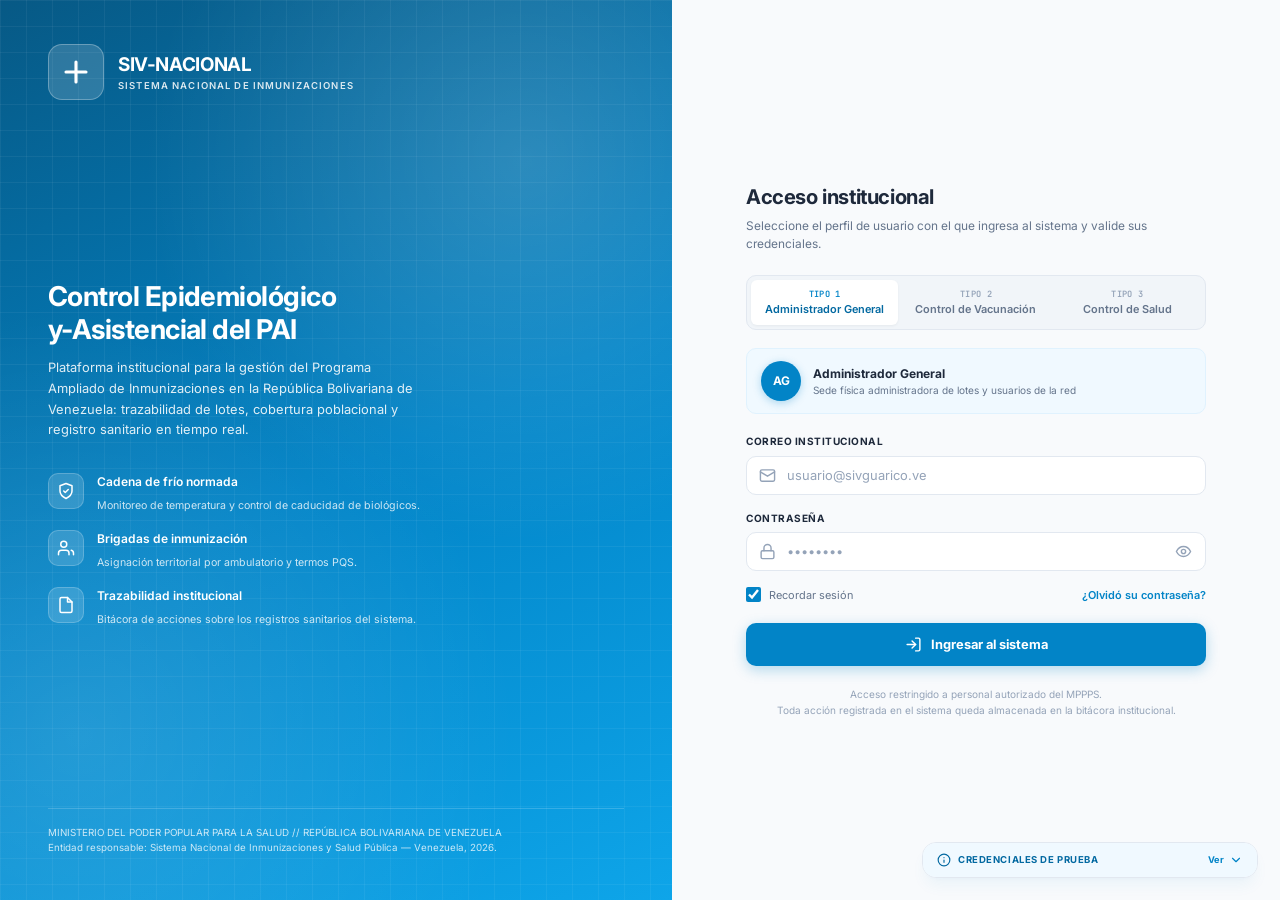
<file: index.html>
<!DOCTYPE html>
<html lang="es">

<head>
    <meta charset="UTF-8">
    <meta name="viewport" content="width=device-width, initial-scale=1.0">
    <meta http-equiv="refresh" content="0; url=vistas/login.html">
    <title>SIV-NACIONAL // Sistema Nacional de Inmunizaciones</title>
    <link rel="preconnect" href="https://fonts.googleapis.com">
    <link rel="preconnect" href="https://fonts.gstatic.com" crossorigin>
    <link href="https://fonts.googleapis.com/css2?family=Inter:wght@400;600;700&display=swap" rel="stylesheet">
    <style>
        body {
            font-family: 'Inter', -apple-system, BlinkMacSystemFont, "Segoe UI", Roboto, sans-serif;
            background: #f8fafc;
            color: #1e293b;
            display: flex;
            align-items: center;
            justify-content: center;
            min-height: 100vh;
            margin: 0;
            padding: 20px;
        }

        .portal-card {
            background: #ffffff;
            border: 1px solid #e2e8f0;
            padding: 36px 40px;
            border-radius: 16px;
            box-shadow: 0 10px 25px -5px rgba(2, 132, 199, 0.1);
            text-align: center;
            max-width: 460px;
        }

        .cross-badge {
            width: 56px;
            height: 56px;
            border-radius: 14px;
            background: linear-gradient(135deg, #0284c7, #0ea5e9);
            color: #ffffff;
            display: flex;
            align-items: center;
            justify-content: center;
            margin: 0 auto 18px;
            box-shadow: 0 4px 14px rgba(2, 132, 199, 0.3);
        }

        h1 {
            font-size: 1.4rem;
            margin: 0 0 6px 0;
            color: #0f172a;
        }

        p {
            font-size: 0.88rem;
            color: #64748b;
            margin: 0 0 24px 0;
            line-height: 1.5;
        }

        .enter-btn {
            display: inline-block;
            background: #0284c7;
            color: #ffffff;
            padding: 12px 24px;
            border-radius: 8px;
            text-decoration: none;
            font-weight: 600;
            font-size: 0.9rem;
            transition: background 0.2s ease;
        }

        .enter-btn:hover {
            background: #0369a1;
        }
    </style>
</head>

<body>
    <div class="portal-card">
        <div class="cross-badge">
            <svg viewBox="0 0 24 24" width="28" height="28" fill="none" stroke="currentColor" stroke-width="2.5" stroke-linecap="round" stroke-linejoin="round">
                <path d="M12 4v16m-8-8h16"></path>
            </svg>
        </div>
        <h1>SIV-NACIONAL</h1>
        <p>Sistema Nacional de Inmunizaciones y Salud Pública (MPPS)<br>Redirigiendo al <strong>Acceso Institucional (MVC)</strong>...</p>
        <a href="vistas/login.html" class="enter-btn">Iniciar sesión &rarr;</a>
    </div>
</body>

</html>
</file>
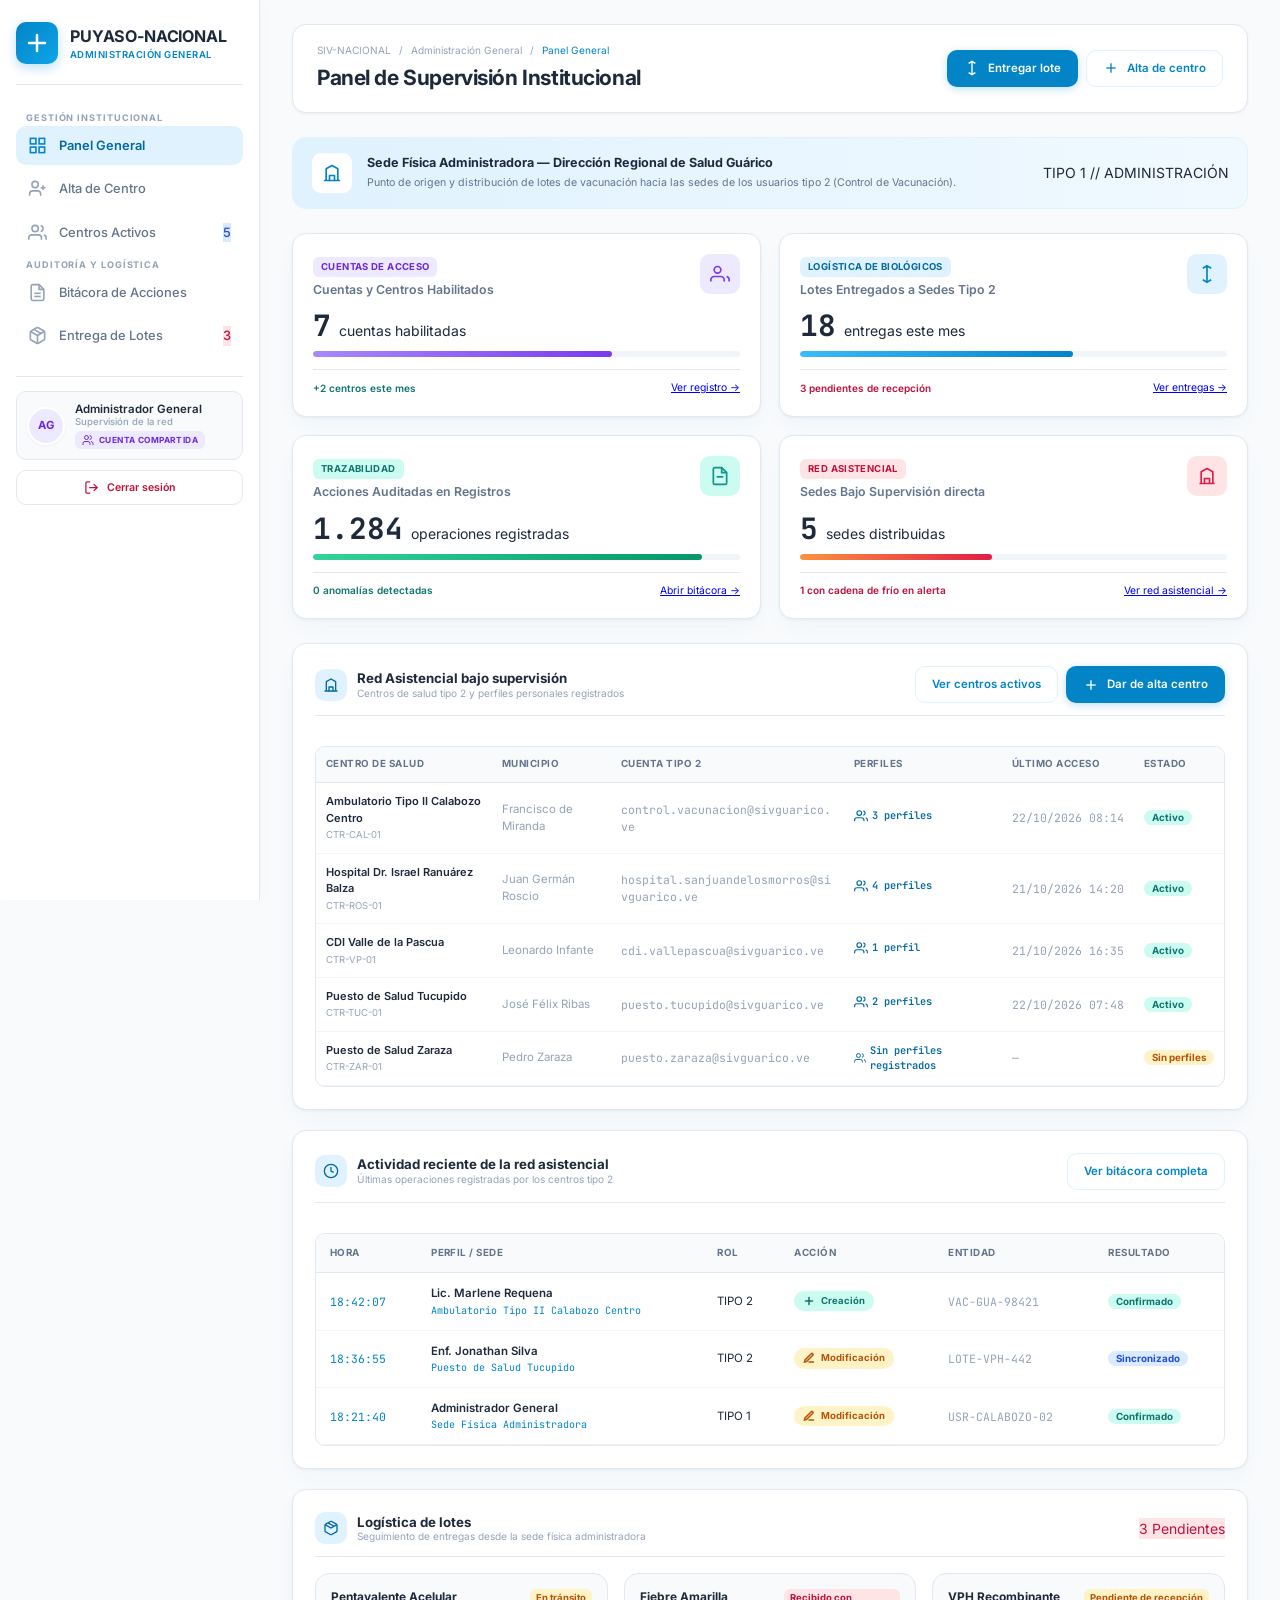
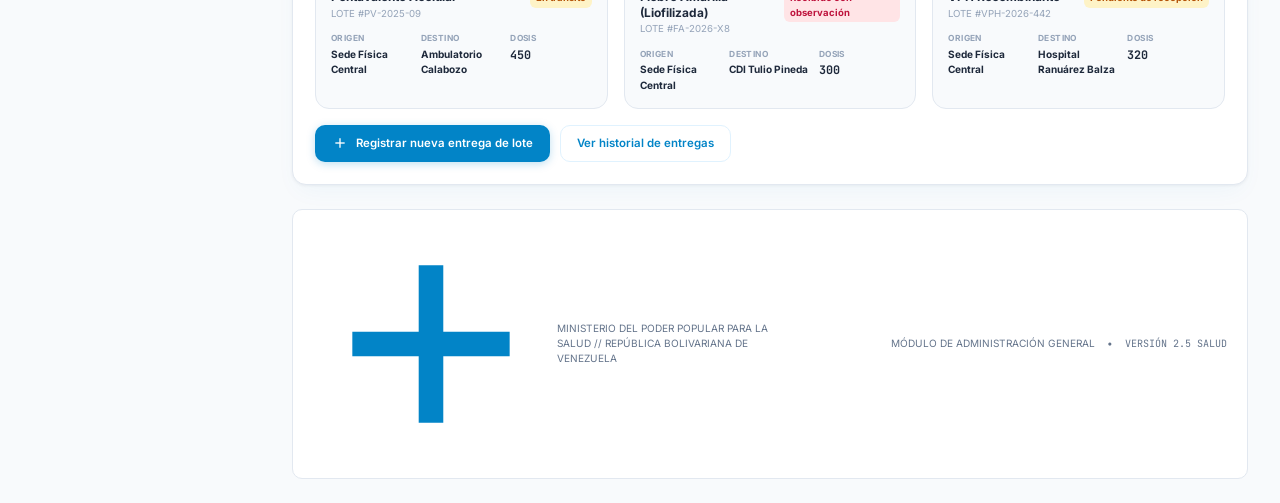
<file: vistas/admin/index.html>
<!DOCTYPE html>
<html lang="es">

<head>
    <meta charset="UTF-8">
    <meta name="viewport" content="width=device-width, initial-scale=1.0">

    <meta name="description"
        content="Panel del Administrador General (usuario tipo 1) del SIV-Nacional: supervisión de usuarios, auditoría de acciones y entrega de lotes de vacunación.">

    <title>SIV-NACIONAL // Administración General</title>

    <link rel="preconnect" href="https://fonts.googleapis.com">
    <link rel="preconnect" href="https://fonts.gstatic.com" crossorigin>
    <link
        href="https://fonts.googleapis.com/css2?family=Inter:wght@300;400;500;600;700&family=JetBrains+Mono:wght@400;600&display=swap"
        rel="stylesheet">
    <link rel="stylesheet" href="../css/centro.css">
</head>

<body>

    <div class="health-layout">

        <!-- ==========================================================
             BARRA LATERAL ADMINISTRATIVA (USUARIO TIPO 1)
             Misma estética clínica de la barra del usuario tipo 2.
             ========================================================== -->
        <aside class="health-sidebar" id="health-sidebar">
            <div class="health-sidebar-inner">

                <div class="sidebar-brand">
                    <div class="brand-cross-icon">
                        <svg viewBox="0 0 24 24" fill="none" stroke="currentColor" stroke-width="2.5" stroke-linecap="round"
                            stroke-linejoin="round">
                            <path d="M12 4v16m-8-8h16"></path>
                        </svg>
                    </div>
                    <div class="brand-text-block">
                        <span class="brand-title">PUYASO-NACIONAL</span>
                        <span class="brand-subtitle">Administración General</span>
                    </div>
                </div>

                <nav class="health-nav" aria-label="Navegación administrativa">

                    <span class="nav-group-label">Gestión Institucional</span>
                    <ul class="health-nav-list">
                        <li class="health-nav-item active">
                            <a href="index.html" class="health-nav-link" id="nav-panel-admin">
                                <svg viewBox="0 0 24 24" fill="none" stroke="currentColor" stroke-width="2">
                                    <rect x="3" y="3" width="7" height="7"></rect>
                                    <rect x="14" y="3" width="7" height="7"></rect>
                                    <rect x="14" y="14" width="7" height="7"></rect>
                                    <rect x="3" y="14" width="7" height="7"></rect>
                                </svg>
                                <span>Panel General</span>
                            </a>
                        </li>
                        <li class="health-nav-item">
                            <a href="usuarios-nuevos.html" class="health-nav-link" id="nav-crear-usuario">
                                <svg viewBox="0 0 24 24" fill="none" stroke="currentColor" stroke-width="2">
                                    <path d="M16 21v-2a4 4 0 0 0-4-4H6a4 4 0 0 0-4 4v2"></path>
                                    <circle cx="9" cy="7" r="4"></circle>
                                    <line x1="19" y1="8" x2="19" y2="14"></line>
                                    <line x1="22" y1="11" x2="16" y2="11"></line>
                                </svg>
                                <span>Alta de Centro</span>
                            </a>
                        </li>
                        <li class="health-nav-item">
                            <a href="usuarios-activos.html" class="health-nav-link" id="nav-usuarios-activos">
                                <svg viewBox="0 0 24 24" fill="none" stroke="currentColor" stroke-width="2">
                                    <path d="M17 21v-2a4 4 0 0 0-4-4H5a4 4 0 0 0-4 4v2"></path>
                                    <circle cx="9" cy="7" r="4"></circle>
                                    <path d="M23 21v-2a4 4 0 0 0-3-3.87"></path>
                                    <path d="M16 3.13a4 4 0 0 1 0 7.75"></path>
                                </svg>
                                <span>Centros Activos</span>
                                <span class="nav-tag-badge tag-info">5</span>
                            </a>
                        </li>
                    </ul>

                    <span class="nav-group-label">Auditoría y Logística</span>
                    <ul class="health-nav-list">
                        <li class="health-nav-item">
                            <a href="auditoria.html" class="health-nav-link" id="nav-auditoria">
                                <svg viewBox="0 0 24 24" fill="none" stroke="currentColor" stroke-width="2">
                                    <path d="M14 2H6a2 2 0 0 0-2 2v16a2 2 0 0 0 2 2h12a2 2 0 0 0 2-2V8z"></path>
                                    <polyline points="14 2 14 8 20 8"></polyline>
                                    <line x1="16" y1="13" x2="8" y2="13"></line>
                                    <line x1="16" y1="17" x2="8" y2="17"></line>
                                </svg>
                                <span>Bitácora de Acciones</span>
                            </a>
                        </li>
                        <li class="health-nav-item">
                            <a href="lotes-entrega.html" class="health-nav-link" id="nav-lotes">
                                <svg viewBox="0 0 24 24" fill="none" stroke="currentColor" stroke-width="2">
                                    <path d="m7.5 4.27 9 5.15"></path>
                                    <path
                                        d="M21 8a2 2 0 0 0-1-1.73l-7-4a2 2 0 0 0-2 0l-7 4A2 2 0 0 0 3 8v8a2 2 0 0 0 1 1.73l7 4a2 2 0 0 0 2 0l7-4A2 2 0 0 0 21 16Z">
                                    </path>
                                    <path d="m3.3 7 8.7 5 8.7-5"></path>
                                    <path d="M12 22V12"></path>
                                </svg>
                                <span>Entrega de Lotes</span>
                                <span class="nav-tag-badge tag-alert">3</span>
                            </a>
                        </li>
                    </ul>
                </nav>

                <div class="sidebar-footer-block">
                    <div class="sidebar-session-card">
                        <div class="sidebar-session-avatar is-shared">AG</div>
                        <div class="sidebar-session-text">
                            <span class="sidebar-session-name">Administrador General</span>
                            <span class="sidebar-session-sub">Supervisión de la red</span>
                            <span class="sidebar-shared-badge">
                                <svg viewBox="0 0 24 24" fill="none" stroke="currentColor" stroke-width="2"
                                    stroke-linecap="round" stroke-linejoin="round">
                                    <path d="M16 21v-2a4 4 0 0 0-4-4H6a4 4 0 0 0-4 4v2"></path>
                                    <circle cx="9" cy="7" r="4"></circle>
                                    <path d="M22 21v-2a4 4 0 0 0-3-3.87"></path>
                                    <path d="M16 3.13a4 4 0 0 1 0 7.75"></path>
                                </svg>
                                Cuenta compartida
                            </span>
                        </div>
                    </div>
                    <button type="button" class="sidebar-logout" data-siv-logout="../login.html">
                        <svg viewBox="0 0 24 24" fill="none" stroke="currentColor" stroke-width="2"
                            stroke-linecap="round" stroke-linejoin="round">
                            <path d="M9 21H5a2 2 0 0 1-2-2V5a2 2 0 0 1 2-2h4"></path>
                            <polyline points="16 17 21 12 16 7"></polyline>
                            <line x1="21" y1="12" x2="9" y2="12"></line>
                        </svg>
                        <span>Cerrar sesión</span>
                    </button>
                </div>
            </div>
        </aside>

        <!-- ==========================================================
             CONTENIDO PRINCIPAL
             ========================================================== -->
        <main class="health-main-viewport">

            <header class="health-header">
                <div class="header-left-col">
                    <div class="health-breadcrumbs">
                        <span>SIV-NACIONAL</span>
                        <span>/</span>
                        <span>Administración General</span>
                        <span>/</span>
                        <span class="text-primary">Panel General</span>
                    </div>
                    <h1 class="health-main-heading">Panel de Supervisión Institucional</h1>
                </div>

                <div class="header-right-tools">
                    <div class="header-btn-group">
                        <a href="lotes-entrega.html" class="btn-health btn-health-primary">
                            <svg viewBox="0 0 24 24" fill="none" stroke="currentColor" stroke-width="2">
                                <path d="M12 2v20M17 5l-5-3-5 3M17 19l-5 3-5-3"></path>
                            </svg>
                            <span>Entregar lote</span>
                        </a>
                        <a href="usuarios-nuevos.html" class="btn-health btn-health-outline">
                            <svg viewBox="0 0 24 24" fill="none" stroke="currentColor" stroke-width="2">
                                <line x1="12" y1="5" x2="12" y2="19"></line>
                                <line x1="5" y1="12" x2="19" y2="12"></line>
                            </svg>
                            <span>Alta de centro</span>
                        </a>
                    </div>
                </div>
            </header>

            <!-- Contexto de la sede física administradora -->
            <div class="admin-context-bar">
                <div class="admin-context-icon">
                    <svg viewBox="0 0 24 24" fill="none" stroke="currentColor" stroke-width="2" stroke-linecap="round"
                        stroke-linejoin="round">
                        <path d="M3 21h18M5 21V7l7-4 7 4v14"></path>
                        <path d="M9 21v-6h6v6"></path>
                    </svg>
                </div>
                <div class="admin-context-text">
                    <span class="admin-context-title">Sede Física Administradora — Dirección Regional de Salud Guárico</span>
                    <span class="admin-context-desc">
                        Punto de origen y distribución de lotes de vacunación hacia las sedes de los usuarios tipo 2
                        (Control de Vacunación).
                    </span>
                </div>
                <span class="role-chip role-chip-admin" style="margin-left:auto;">TIPO 1 // ADMINISTRACIÓN</span>
            </div>

            <!-- ==========================================================
                 INDICADORES DE SUPERVISIÓN
                 ========================================================== -->
            <section class="health-kpi-grid" aria-label="Indicadores de supervisión institucional">

                <article class="kpi-health-card">
                    <div class="kpi-card-top">
                        <div>
                            <span class="kpi-category-badge kpi-badge-purple">CUENTAS DE ACCESO</span>
                            <h3 class="kpi-card-title">Cuentas y Centros Habilitados</h3>
                        </div>
                        <div class="kpi-icon-pill icon-purple">
                            <svg viewBox="0 0 24 24" fill="none" stroke="currentColor" stroke-width="2">
                                <path d="M17 21v-2a4 4 0 0 0-4-4H5a4 4 0 0 0-4 4v2"></path>
                                <circle cx="9" cy="7" r="4"></circle>
                                <path d="M23 21v-2a4 4 0 0 0-3-3.87"></path>
                            </svg>
                        </div>
                    </div>
                    <div class="kpi-metric-row">
                        <span class="kpi-metric-number">7</span>
                        <span class="kpi-metric-unit">cuentas habilitadas</span>
                    </div>
                    <div class="kpi-health-progress">
                        <div class="kpi-progress-bar bar-purple" style="width: 70%;"></div>
                    </div>
                    <div class="kpi-card-footer">
                        <span class="trend-badge trend-up">+2 centros este mes</span>
                        <a href="usuarios-activos.html" class="kpi-footer-link">Ver registro &rarr;</a>
                    </div>
                </article>

                <article class="kpi-health-card">
                    <div class="kpi-card-top">
                        <div>
                            <span class="kpi-category-badge kpi-badge-blue">LOGÍSTICA DE BIOLÓGICOS</span>
                            <h3 class="kpi-card-title">Lotes Entregados a Sedes Tipo 2</h3>
                        </div>
                        <div class="kpi-icon-pill icon-blue">
                            <svg viewBox="0 0 24 24" fill="none" stroke="currentColor" stroke-width="2">
                                <path d="M12 2v20M17 5l-5-3-5 3M17 19l-5 3-5-3"></path>
                            </svg>
                        </div>
                    </div>
                    <div class="kpi-metric-row">
                        <span class="kpi-metric-number">18</span>
                        <span class="kpi-metric-unit">entregas este mes</span>
                    </div>
                    <div class="kpi-health-progress">
                        <div class="kpi-progress-bar bar-blue" style="width: 64%;"></div>
                    </div>
                    <div class="kpi-card-footer">
                        <span class="trend-badge trend-alert">3 pendientes de recepción</span>
                        <a href="lotes-entrega.html" class="kpi-footer-link">Ver entregas &rarr;</a>
                    </div>
                </article>

                <article class="kpi-health-card">
                    <div class="kpi-card-top">
                        <div>
                            <span class="kpi-category-badge kpi-badge-green">TRAZABILIDAD</span>
                            <h3 class="kpi-card-title">Acciones Auditadas en Registros</h3>
                        </div>
                        <div class="kpi-icon-pill icon-green">
                            <svg viewBox="0 0 24 24" fill="none" stroke="currentColor" stroke-width="2">
                                <path d="M14 2H6a2 2 0 0 0-2 2v16a2 2 0 0 0 2 2h12a2 2 0 0 0 2-2V8z"></path>
                                <polyline points="14 2 14 8 20 8"></polyline>
                                <line x1="16" y1="13" x2="8" y2="13"></line>
                            </svg>
                        </div>
                    </div>
                    <div class="kpi-metric-row">
                        <span class="kpi-metric-number">1.284</span>
                        <span class="kpi-metric-unit">operaciones registradas</span>
                    </div>
                    <div class="kpi-health-progress">
                        <div class="kpi-progress-bar bar-green" style="width: 91%;"></div>
                    </div>
                    <div class="kpi-card-footer">
                        <span class="trend-badge trend-up">0 anomalías detectadas</span>
                        <a href="auditoria.html" class="kpi-footer-link">Abrir bitácora &rarr;</a>
                    </div>
                </article>

                <article class="kpi-health-card">
                    <div class="kpi-card-top">
                        <div>
                            <span class="kpi-category-badge kpi-badge-red">RED ASISTENCIAL</span>
                            <h3 class="kpi-card-title">Sedes Bajo Supervisión directa</h3>
                        </div>
                        <div class="kpi-icon-pill icon-red">
                            <svg viewBox="0 0 24 24" fill="none" stroke="currentColor" stroke-width="2">
                                <path d="M3 21h18M5 21V7l7-4 7 4v14"></path>
                                <path d="M9 21v-6h6v6"></path>
                            </svg>
                        </div>
                    </div>
                    <div class="kpi-metric-row">
                        <span class="kpi-metric-number">5</span>
                        <span class="kpi-metric-unit">sedes distribuidas</span>
                    </div>
                    <div class="kpi-health-progress">
                        <div class="kpi-progress-bar" style="width: 45%; background: linear-gradient(90deg,#fb923c,#e11d48);"></div>
                    </div>
                    <div class="kpi-card-footer">
                        <span class="trend-badge trend-alert">1 con cadena de frío en alerta</span>
                        <a href="#red-asistencial" class="kpi-footer-link">Ver red asistencial &rarr;</a>
                    </div>
                </article>
            </section>

            <!-- ==========================================================
                 VISTAS SEGMENTADAS DEL PANEL GENERAL
                 Se leen por secciones de ancho completo para facilitar el
                 desplazamiento vertical y reducir la densidad lateral.
                 ========================================================== -->
            <div class="admin-dashboard-sections">

                <!-- RED ASISTENCIAL BAJO SUPERVISIÓN -->
                <section class="health-panel" id="red-asistencial">
                    <div class="admin-section-header">
                        <div class="admin-section-heading">
                            <div class="admin-section-icon">
                                <svg viewBox="0 0 24 24" fill="none" stroke="currentColor" stroke-width="2"
                                    stroke-linecap="round" stroke-linejoin="round">
                                    <path d="M3 21h18M5 21V7l7-4 7 4v14"></path>
                                    <path d="M9 21v-6h6v6"></path>
                                </svg>
                            </div>
                            <div>
                                <h2 class="admin-section-title">Red Asistencial bajo supervisión</h2>
                                <p class="admin-section-desc">Centros de salud tipo 2 y perfiles personales registrados</p>
                            </div>
                        </div>
                        <div class="header-btn-group">
                            <a href="usuarios-activos.html" class="btn-health btn-health-outline">
                                <span>Ver centros activos</span>
                            </a>
                            <a href="usuarios-nuevos.html" class="btn-health btn-health-primary">
                                <svg viewBox="0 0 24 24" fill="none" stroke="currentColor" stroke-width="2">
                                    <line x1="12" y1="5" x2="12" y2="19"></line>
                                    <line x1="5" y1="12" x2="19" y2="12"></line>
                                </svg>
                                <span>Dar de alta centro</span>
                            </a>
                        </div>
                    </div>

                    <div class="health-table-container">
                        <table class="health-table">
                            <thead>
                                <tr>
                                    <th>CENTRO DE SALUD</th>
                                    <th>MUNICIPIO</th>
                                    <th>CUENTA TIPO 2</th>
                                    <th>PERFILES</th>
                                    <th>ÚLTIMO ACCESO</th>
                                    <th class="text-right">ESTADO</th>
                                </tr>
                            </thead>
                            <tbody>
                                <tr>
                                    <td>
                                        <div class="admin-network-cell">
                                            <span class="admin-network-name">Ambulatorio Tipo II Calabozo Centro</span>
                                            <span class="admin-network-sub">CTR-CAL-01</span>
                                        </div>
                                    </td>
                                    <td class="text-muted">Francisco de Miranda</td>
                                    <td class="font-mono text-muted">control.vacunacion@sivguarico.ve</td>
                                    <td><span class="admin-network-profiles">
                                            <svg viewBox="0 0 24 24" fill="none" stroke="currentColor" stroke-width="2"
                                                style="width:14px;height:14px;">
                                                <path d="M17 21v-2a4 4 0 0 0-4-4H5a4 4 0 0 0-4 4v2"></path>
                                                <circle cx="9" cy="7" r="4"></circle>
                                                <path d="M23 21v-2a4 4 0 0 0-3-3.87"></path>
                                                <path d="M16 3.13a4 4 0 0 1 0 7.75"></path>
                                            </svg>
                                            3 perfiles
                                        </span></td>
                                    <td class="font-mono text-muted">22/10/2026 08:14</td>
                                    <td class="text-right"><span class="badge-health-pill badge-optimal">Activo</span></td>
                                </tr>
                                <tr>
                                    <td>
                                        <div class="admin-network-cell">
                                            <span class="admin-network-name">Hospital Dr. Israel Ranuárez Balza</span>
                                            <span class="admin-network-sub">CTR-ROS-01</span>
                                        </div>
                                    </td>
                                    <td class="text-muted">Juan Germán Roscio</td>
                                    <td class="font-mono text-muted">hospital.sanjuandelosmorros@sivguarico.ve</td>
                                    <td><span class="admin-network-profiles">
                                            <svg viewBox="0 0 24 24" fill="none" stroke="currentColor" stroke-width="2"
                                                style="width:14px;height:14px;">
                                                <path d="M17 21v-2a4 4 0 0 0-4-4H5a4 4 0 0 0-4 4v2"></path>
                                                <circle cx="9" cy="7" r="4"></circle>
                                                <path d="M23 21v-2a4 4 0 0 0-3-3.87"></path>
                                                <path d="M16 3.13a4 4 0 0 1 0 7.75"></path>
                                            </svg>
                                            4 perfiles
                                        </span></td>
                                    <td class="font-mono text-muted">21/10/2026 14:20</td>
                                    <td class="text-right"><span class="badge-health-pill badge-optimal">Activo</span></td>
                                </tr>
                                <tr>
                                    <td>
                                        <div class="admin-network-cell">
                                            <span class="admin-network-name">CDI Valle de la Pascua</span>
                                            <span class="admin-network-sub">CTR-VP-01</span>
                                        </div>
                                    </td>
                                    <td class="text-muted">Leonardo Infante</td>
                                    <td class="font-mono text-muted">cdi.vallepascua@sivguarico.ve</td>
                                    <td><span class="admin-network-profiles">
                                            <svg viewBox="0 0 24 24" fill="none" stroke="currentColor" stroke-width="2"
                                                style="width:14px;height:14px;">
                                                <path d="M17 21v-2a4 4 0 0 0-4-4H5a4 4 0 0 0-4 4v2"></path>
                                                <circle cx="9" cy="7" r="4"></circle>
                                                <path d="M23 21v-2a4 4 0 0 0-3-3.87"></path>
                                                <path d="M16 3.13a4 4 0 0 1 0 7.75"></path>
                                            </svg>
                                            1 perfil
                                        </span></td>
                                    <td class="font-mono text-muted">21/10/2026 16:35</td>
                                    <td class="text-right"><span class="badge-health-pill badge-optimal">Activo</span></td>
                                </tr>
                                <tr>
                                    <td>
                                        <div class="admin-network-cell">
                                            <span class="admin-network-name">Puesto de Salud Tucupido</span>
                                            <span class="admin-network-sub">CTR-TUC-01</span>
                                        </div>
                                    </td>
                                    <td class="text-muted">José Félix Ribas</td>
                                    <td class="font-mono text-muted">puesto.tucupido@sivguarico.ve</td>
                                    <td><span class="admin-network-profiles">
                                            <svg viewBox="0 0 24 24" fill="none" stroke="currentColor" stroke-width="2"
                                                style="width:14px;height:14px;">
                                                <path d="M17 21v-2a4 4 0 0 0-4-4H5a4 4 0 0 0-4 4v2"></path>
                                                <circle cx="9" cy="7" r="4"></circle>
                                                <path d="M23 21v-2a4 4 0 0 0-3-3.87"></path>
                                                <path d="M16 3.13a4 4 0 0 1 0 7.75"></path>
                                            </svg>
                                            2 perfiles
                                        </span></td>
                                    <td class="font-mono text-muted">22/10/2026 07:48</td>
                                    <td class="text-right"><span class="badge-health-pill badge-optimal">Activo</span></td>
                                </tr>
                                <tr>
                                    <td>
                                        <div class="admin-network-cell">
                                            <span class="admin-network-name">Puesto de Salud Zaraza</span>
                                            <span class="admin-network-sub">CTR-ZAR-01</span>
                                        </div>
                                    </td>
                                    <td class="text-muted">Pedro Zaraza</td>
                                    <td class="font-mono text-muted">puesto.zaraza@sivguarico.ve</td>
                                    <td><span class="admin-network-profiles">
                                            <svg viewBox="0 0 24 24" fill="none" stroke="currentColor" stroke-width="2"
                                                style="width:14px;height:14px;">
                                                <path d="M17 21v-2a4 4 0 0 0-4-4H5a4 4 0 0 0-4 4v2"></path>
                                                <circle cx="9" cy="7" r="4"></circle>
                                                <path d="M23 21v-2a4 4 0 0 0-3-3.87"></path>
                                                <path d="M16 3.13a4 4 0 0 1 0 7.75"></path>
                                            </svg>
                                            Sin perfiles registrados
                                        </span></td>
                                    <td class="font-mono text-muted">—</td>
                                    <td class="text-right"><span class="badge-health-pill badge-warning">Sin perfiles</span></td>
                                </tr>
                            </tbody>
                        </table>
                    </div>
                </section>

                <!-- ACTIVIDAD RECIENTE -->
                <section class="health-panel">
                    <div class="admin-section-header">
                        <div class="admin-section-heading">
                            <div class="admin-section-icon">
                                <svg viewBox="0 0 24 24" fill="none" stroke="currentColor" stroke-width="2">
                                    <circle cx="12" cy="12" r="10"></circle>
                                    <polyline points="12 6 12 12 16 14"></polyline>
                                </svg>
                            </div>
                            <div>
                                <h2 class="admin-section-title">Actividad reciente de la red asistencial</h2>
                                <p class="admin-section-desc">Últimas operaciones registradas por los centros tipo 2</p>
                            </div>
                        </div>
                        <a href="auditoria.html" class="btn-health btn-health-outline">
                            <span>Ver bitácora completa</span>
                        </a>
                    </div>

                    <div class="health-table-container">
                        <table class="health-table">
                            <thead>
                                <tr>
                                    <th>HORA</th>
                                    <th>PERFIL / SEDE</th>
                                    <th>ROL</th>
                                    <th>ACCIÓN</th>
                                    <th>ENTIDAD</th>
                                    <th class="text-right">RESULTADO</th>
                                </tr>
                            </thead>
                            <tbody>
                                <tr>
                                    <td class="font-mono text-primary">18:42:07</td>
                                    <td>
                                        <div class="patient-cell">
                                            <span class="patient-name">Lic. Marlene Requena</span>
                                            <span class="patient-id">Ambulatorio Tipo II Calabozo Centro</span>
                                        </div>
                                    </td>
                                    <td><span class="role-chip role-chip-vacunacion">TIPO 2</span></td>
                                    <td><span class="audit-action audit-create">
                                            <svg viewBox="0 0 24 24" fill="none" stroke="currentColor" stroke-width="3"
                                                stroke-linecap="round">
                                                <line x1="12" y1="5" x2="12" y2="19"></line>
                                                <line x1="5" y1="12" x2="19" y2="12"></line>
                                            </svg>
                                            Creación
                                        </span></td>
                                    <td class="font-mono text-muted">VAC-GUA-98421</td>
                                    <td class="text-right"><span class="badge-health-pill badge-optimal">Confirmado</span></td>
                                </tr>

                                <tr>
                                    <td class="font-mono text-primary">18:36:55</td>
                                    <td>
                                        <div class="patient-cell">
                                            <span class="patient-name">Enf. Jonathan Silva</span>
                                            <span class="patient-id">Puesto de Salud Tucupido</span>
                                        </div>
                                    </td>
                                    <td><span class="role-chip role-chip-vacunacion">TIPO 2</span></td>
                                    <td><span class="audit-action audit-update">
                                            <svg viewBox="0 0 24 24" fill="none" stroke="currentColor" stroke-width="3"
                                                stroke-linecap="round">
                                                <path d="M12 20h9"></path>
                                                <path d="M16.5 3.5a2.1 2.1 0 0 1 3 3L7 19l-4 1 1-4Z"></path>
                                            </svg>
                                            Modificación
                                        </span></td>
                                    <td class="font-mono text-muted">LOTE-VPH-442</td>
                                    <td class="text-right"><span class="badge-health-pill badge-stable">Sincronizado</span></td>
                                </tr>

                                <tr>
                                    <td class="font-mono text-primary">18:21:40</td>
                                    <td>
                                        <div class="patient-cell">
                                            <span class="patient-name">Administrador General</span>
                                            <span class="patient-id">Sede Física Administradora</span>
                                        </div>
                                    </td>
                                    <td><span class="role-chip role-chip-admin">TIPO 1</span></td>
                                    <td><span class="audit-action audit-update">
                                            <svg viewBox="0 0 24 24" fill="none" stroke="currentColor" stroke-width="3"
                                                stroke-linecap="round">
                                                <path d="M12 20h9"></path>
                                                <path d="M16.5 3.5a2.1 2.1 0 0 1 3 3L7 19l-4 1 1-4Z"></path>
                                            </svg>
                                            Modificación
                                        </span></td>
                                    <td class="font-mono text-muted">USR-CALABOZO-02</td>
                                    <td class="text-right"><span class="badge-health-pill badge-optimal">Confirmado</span></td>
                                </tr>
                            </tbody>
                        </table>
                    </div>
                </section>

                <!-- LOGÍSTICA DE LOTES -->
                <section class="health-panel">
                    <div class="admin-section-header">
                        <div class="admin-section-heading">
                            <div class="admin-section-icon">
                                <svg viewBox="0 0 24 24" fill="none" stroke="currentColor" stroke-width="2">
                                    <path d="m7.5 4.27 9 5.15"></path>
                                    <path
                                        d="M21 8a2 2 0 0 0-1-1.73l-7-4a2 2 0 0 0-2 0l-7 4A2 2 0 0 0 3 8v8a2 2 0 0 0 1 1.73l7 4a2 2 0 0 0 2 0l7-4A2 2 0 0 0 21 16Z">
                                    </path>
                                    <path d="m3.3 7 8.7 5 8.7-5"></path>
                                </svg>
                            </div>
                            <div>
                                <h2 class="admin-section-title">Logística de lotes</h2>
                                <p class="admin-section-desc">Seguimiento de entregas desde la sede física administradora</p>
                            </div>
                        </div>
                        <span class="nav-tag-badge tag-alert">3 Pendientes</span>
                    </div>

                    <div class="admin-lot-grid">
                        <article class="admin-lot-card">
                            <div class="admin-lot-card-top">
                                <div>
                                    <div class="admin-lot-card-title">Pentavalente Acelular</div>
                                    <div class="admin-lot-card-sub">LOTE #PV-2025-09</div>
                                </div>
                                <span class="batch-expiry-badge expiry-amber">En tránsito</span>
                            </div>
                            <div class="admin-lot-meta">
                                <div class="admin-lot-meta-item">
                                    <span class="admin-lot-meta-label">Origen</span>
                                    <span class="admin-lot-meta-value" style="font-size:0.72rem;font-family:inherit;">Sede Física Central</span>
                                </div>
                                <div class="admin-lot-meta-item">
                                    <span class="admin-lot-meta-label">Destino</span>
                                    <span class="admin-lot-meta-value" style="font-size:0.72rem;font-family:inherit;">Ambulatorio Calabozo</span>
                                </div>
                                <div class="admin-lot-meta-item">
                                    <span class="admin-lot-meta-label">Dosis</span>
                                    <span class="admin-lot-meta-value">450</span>
                                </div>
                            </div>
                        </article>

                        <article class="admin-lot-card">
                            <div class="admin-lot-card-top">
                                <div>
                                    <div class="admin-lot-card-title">Fiebre Amarilla (Liofilizada)</div>
                                    <div class="admin-lot-card-sub">LOTE #FA-2026-X8</div>
                                </div>
                                <span class="batch-expiry-badge expiry-red">Recibido con observación</span>
                            </div>
                            <div class="admin-lot-meta">
                                <div class="admin-lot-meta-item">
                                    <span class="admin-lot-meta-label">Origen</span>
                                    <span class="admin-lot-meta-value" style="font-size:0.72rem;font-family:inherit;">Sede Física Central</span>
                                </div>
                                <div class="admin-lot-meta-item">
                                    <span class="admin-lot-meta-label">Destino</span>
                                    <span class="admin-lot-meta-value" style="font-size:0.72rem;font-family:inherit;">CDI Tulio Pineda</span>
                                </div>
                                <div class="admin-lot-meta-item">
                                    <span class="admin-lot-meta-label">Dosis</span>
                                    <span class="admin-lot-meta-value">300</span>
                                </div>
                            </div>
                        </article>

                        <article class="admin-lot-card">
                            <div class="admin-lot-card-top">
                                <div>
                                    <div class="admin-lot-card-title">VPH Recombinante</div>
                                    <div class="admin-lot-card-sub">LOTE #VPH-2026-442</div>
                                </div>
                                <span class="batch-expiry-badge expiry-amber">Pendiente de recepción</span>
                            </div>
                            <div class="admin-lot-meta">
                                <div class="admin-lot-meta-item">
                                    <span class="admin-lot-meta-label">Origen</span>
                                    <span class="admin-lot-meta-value" style="font-size:0.72rem;font-family:inherit;">Sede Física Central</span>
                                </div>
                                <div class="admin-lot-meta-item">
                                    <span class="admin-lot-meta-label">Destino</span>
                                    <span class="admin-lot-meta-value" style="font-size:0.72rem;font-family:inherit;">Hospital Ranuárez Balza</span>
                                </div>
                                <div class="admin-lot-meta-item">
                                    <span class="admin-lot-meta-label">Dosis</span>
                                    <span class="admin-lot-meta-value">320</span>
                                </div>
                            </div>
                        </article>
                    </div>

                    <div style="margin-top:16px;display:flex;gap:10px;flex-wrap:wrap;">
                        <a href="lotes-entrega.html" class="btn-health btn-health-primary">
                            <svg viewBox="0 0 24 24" fill="none" stroke="currentColor" stroke-width="2">
                                <line x1="12" y1="5" x2="12" y2="19"></line>
                                <line x1="5" y1="12" x2="19" y2="12"></line>
                            </svg>
                            <span>Registrar nueva entrega de lote</span>
                        </a>
                        <a href="lotes-entrega.html" class="btn-health btn-health-outline">
                            <span>Ver historial de entregas</span>
                        </a>
                    </div>
                </section>
            </div>

            <!-- ==========================================================
                 PIE DE PÁGINA INSTITUCIONAL
                 ========================================================== -->
            <footer class="health-footer">
                <div class="footer-health-brand">
                    <svg class="icon-16" viewBox="0 0 24 24" fill="none" stroke="currentColor" stroke-width="2.5">
                        <path d="M12 4v16m-8-8h16"></path>
                    </svg>
                    <span>MINISTERIO DEL PODER POPULAR PARA LA SALUD // REPÚBLICA BOLIVARIANA DE VENEZUELA</span>
                </div>
                <div class="footer-meta-info">
                    <span>MÓDULO DE ADMINISTRACIÓN GENERAL</span>
                    <span>•</span>
                    <span class="font-mono">VERSIÓN 2.5 SALUD</span>
                </div>
            </footer>

        </main>
    </div>

    <script src="../js/ui.js"></script>
    <script>
        (function () {
            'use strict';
            if (window.SIV && typeof SIV.marcarNavegacionActiva === 'function') {
                SIV.marcarNavegacionActiva('.health-nav-link');
            }
            if (window.SIV && typeof SIV.enlazarCierreSesion === 'function') {
                SIV.enlazarCierreSesion();
            }
        })();
    </script>
</body>

</html>
</file>
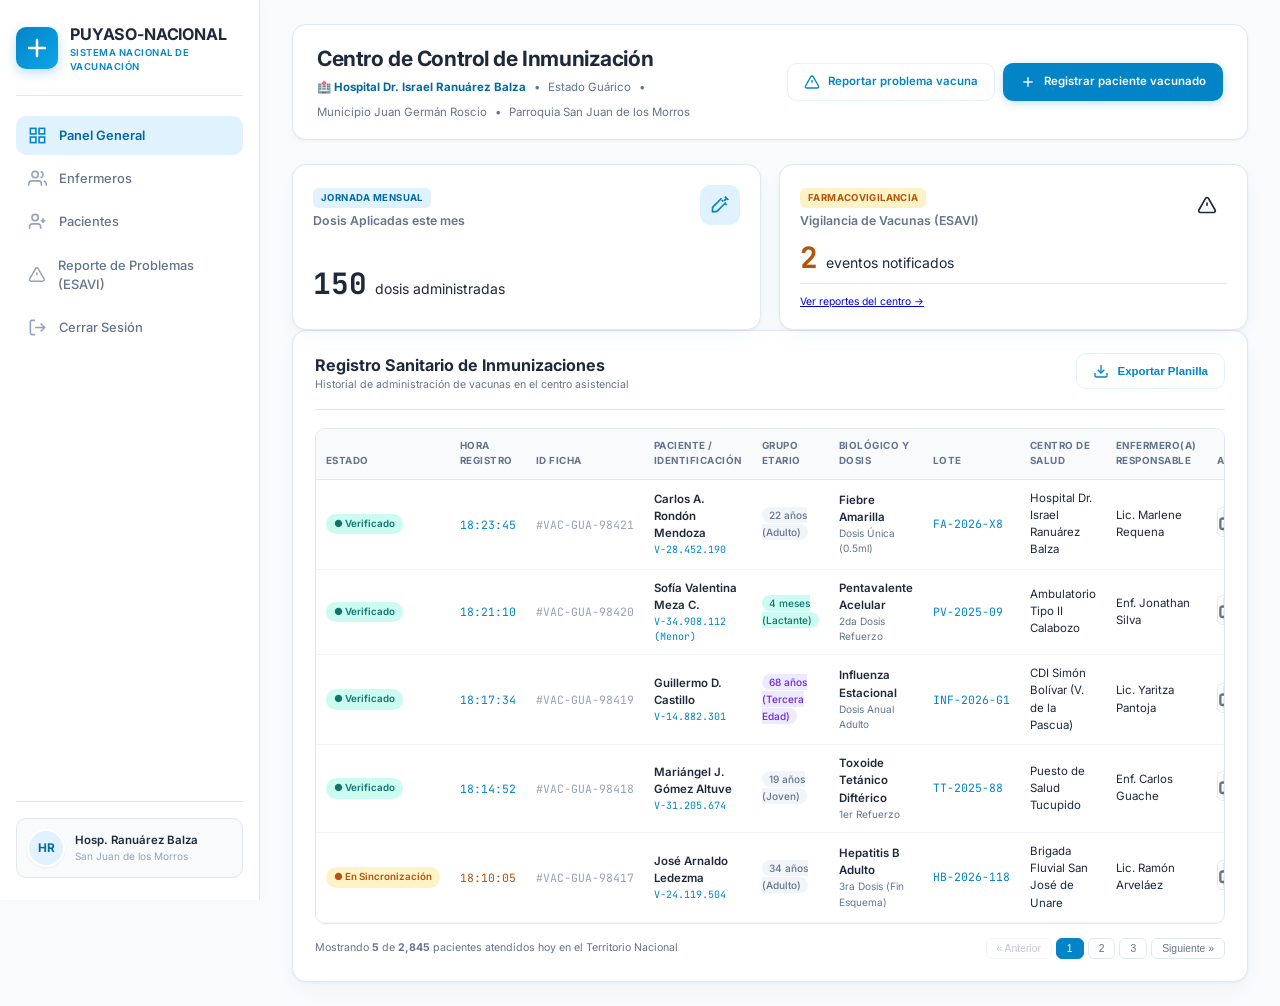
<file: vistas/centro.html>
<!DOCTYPE html>
<html lang="es">

<head>

    <meta charset="UTF-8">
    <meta name="viewport" content="width=device-width, initial-scale=1.0">

    <meta name="description"
        content="Panel general del Sistema Nacional de Inmunizaciones (SIV): dosis aplicadas, cobertura por estados y municipios, trazabilidad y registro de vacunación en tiempo real.">

    <title>PUYASO / Sistema Nacional de Inmunizaciones</title>

    <link rel="preconnect" href="https://fonts.googleapis.com">
    <link rel="preconnect" href="https://fonts.gstatic.com" crossorigin>
    <link
        href="https://fonts.googleapis.com/css2?family=Inter:wght@300;400;500;600;700&family=JetBrains+Mono:wght@400;600&display=swap"
        rel="stylesheet">
    <link rel="stylesheet" href="css/centro.css">
</head>

<body>

    <div class="health-layout">

        <aside class="health-sidebar" id="health-sidebar">

            <div>
                <div class="sidebar-brand">
                    <div class="brand-cross-icon">
                        <svg viewBox="0 0 24 24" fill="none" stroke="currentColor" stroke-width="2.5"
                            stroke-linecap="round" stroke-linejoin="round">
                            <path d="M12 4v16m-8-8h16"></path>
                        </svg>
                    </div>
                    <div class="brand-text-block">
                        <span class="brand-title">PUYASO-NACIONAL</span>
                        <span class="brand-subtitle">Sistema Nacional de Vacunación</span>
                    </div>
                </div>

                <nav class="health-nav" aria-label="Navegación principal">

                    <ul class="health-nav-list">
                        <li class="health-nav-item active" id="nav-item-dashboard">
                            <a href="javascript:void(0)" class="health-nav-link" id="nav-dashboard" onclick="alternarSeccionCentro('dashboard')">
                                <svg viewBox="0 0 24 24" fill="none" stroke="currentColor" stroke-width="2">
                                    <rect x="3" y="3" width="7" height="7"></rect>
                                    <rect x="14" y="3" width="7" height="7"></rect>
                                    <rect x="14" y="14" width="7" height="7"></rect>
                                    <rect x="3" y="14" width="7" height="7"></rect>
                                </svg>
                                <span>Panel General</span>
                            </a>
                        </li>
                        <!-- Renglón: Personal de Enfermería (Gestión y Usuarios) -->
                        <li class="health-nav-item" id="nav-item-enfermeros">
                            <a href="#seccion-enfermeros" class="health-nav-link" id="nav-enfermeros" onclick="alternarSeccionCentro('enfermeros')">
                                <svg viewBox="0 0 24 24" fill="none" stroke="currentColor" stroke-width="2">
                                    <path d="M17 21v-2a4 4 0 0 0-4-4H5a4 4 0 0 0-4 4v2"></path>
                                    <circle cx="9" cy="7" r="4"></circle>
                                    <path d="M23 21v-2a4 4 0 0 0-3-3.87"></path>
                                    <path d="M16 3.13a4 4 0 0 1 0 7.75"></path>
                                </svg>
                                <span>Enfermeros</span>
                            </a>
                        </li>
                        <!-- Enlace: Registro y consulta de pacientes -->
                        <li class="health-nav-item">
                            <a href="pacientes.html" class="health-nav-link" id="nav-pacientes">
                                <svg viewBox="0 0 24 24" fill="none" stroke="currentColor" stroke-width="2">
                                    <path d="M16 21v-2a4 4 0 0 0-4-4H6a4 4 0 0 0-4 4v2"></path>
                                    <circle cx="9" cy="7" r="4"></circle>
                                    <line x1="19" y1="8" x2="19" y2="14"></line>
                                    <line x1="22" y1="11" x2="16" y2="11"></line>
                                </svg>
                                <span>Pacientes</span>
                            </a>
                        </li>
                        <!-- Enlace: Reporte de Problemas / ESAVI -->
                        <li class="health-nav-item">
                            <a href="reportes.html" class="health-nav-link" id="nav-reportes">
                                <svg viewBox="0 0 24 24" fill="none" stroke="currentColor" stroke-width="2">
                                    <path d="m21.73 18-8-14a2 2 0 0 0-3.48 0l-8 14A2 2 0 0 0 4 21h16a2 2 0 0 0 1.73-3Z"></path>
                                    <line x1="12" y1="9" x2="12" y2="13"></line>
                                    <line x1="12" y1="17" x2="12.01" y2="17"></line>
                                </svg>
                                <span>Reporte de Problemas (ESAVI)</span>
                            </a>
                        </li>
                        <!-- Enlace: Cerrar Sesión -->
                        <li class="health-nav-item">
                            <a href="login.html" class="health-nav-link" id="nav-logout">
                                <svg viewBox="0 0 24 24" fill="none" stroke="currentColor" stroke-width="2">
                                    <path d="M9 21H5a2 2 0 0 1-2-2V5a2 2 0 0 1 2-2h4"></path>
                                    <polyline points="16 17 21 12 16 7"></polyline>
                                    <line x1="21" y1="12" x2="9" y2="12"></line>
                                </svg>
                                <span>Cerrar Sesión</span>
                            </a>
                        </li>
                    </ul>
                </nav>
            </div>

            <div class="sidebar-center-perfil">
                <div class="center-perfil-card">
                    <div class="center-avatar-circle">HR</div>
                    <div class="center-info-text">
                        <span class="center-name">Hosp. Ranuárez Balza</span>
                        <span style="font-size: 0.72rem; color: var(--color-texto-muted);">San Juan de los Morros</span>
                    </div>
                </div>
            </div>
        </aside>


        <main class="health-main-viewport">
            <header class="health-header">

                <div class="header-left-col">
                    <h1 class="health-main-heading">Centro de Control de Inmunización</h1>
                    <div style="font-size: 0.82rem; color: var(--color-texto-secundario); margin-top: 4px; display: flex; align-items: center; gap: 8px; flex-wrap: wrap;">
                        <span style="font-weight: 700; color: var(--color-primario-oscuro);">🏥 Hospital Dr. Israel Ranuárez Balza</span>
                        <span>•</span>
                        <span>Estado Guárico</span>
                        <span>•</span>
                        <span>Municipio Juan Germán Roscio</span>
                        <span>•</span>
                        <span>Parroquia San Juan de los Morros</span>
                    </div>
                </div>

                <div class="header-right-tools">
                    <div class="header-btn-group">
                        <a href="reportes.html" class="btn-health btn-health-outline" id="btn-ir-reportes">
                            <svg viewBox="0 0 24 24" fill="none" stroke="currentColor" stroke-width="2">
                                <path d="m21.73 18-8-14a2 2 0 0 0-3.48 0l-8 14A2 2 0 0 0 4 21h16a2 2 0 0 0 1.73-3Z"></path>
                                <line x1="12" y1="9" x2="12" y2="13"></line>
                                <line x1="12" y1="17" x2="12.01" y2="17"></line>
                            </svg>
                            <span>Reportar problema vacuna</span>
                        </a>

                        <a href="pacientes.html" class="btn-health btn-health-primary" id="btn-registrar-dosis">
                            <svg viewBox="0 0 24 24" fill="none" stroke="currentColor" stroke-width="2">
                                <line x1="12" y1="5" x2="12" y2="19"></line>
                                <line x1="5" y1="12" x2="19" y2="12"></line>
                            </svg>
                            <span>Registrar paciente vacunado</span>
                        </a>
                    </div>
                </div>
            </header>

            <!-- ==============================================================
                 VISTA 1: DASHBOARD Y PANEL GENERAL
                 ============================================================== -->
            <div id="vista-dashboard">

            <section class="health-kpi-grid" aria-label="Indicadores Clave de Salud">

                <article class="kpi-health-card">
                    <div class="kpi-card-top">
                        <div>
                            <span class="kpi-category-badge kpi-badge-blue">JORNADA MENSUAL</span>
                            <h3 class="kpi-card-title">Dosis Aplicadas este mes</h3>
                        </div>
                        <div class="kpi-icon-pill icon-blue">
                            <svg viewBox="0 0 24 24" fill="none" stroke="currentColor" stroke-width="2">
                                <path d="m18 2 4 4"></path>
                                <path d="m17 7 3-3"></path>
                                <path d="M19 9 8.7 19.3c-.4.4-1 .6-1.6.6H3v-4.1c0-.6.2-1.2.6-1.6L13.9 3.9"></path>
                                <path d="m18 10 2 2"></path>
                                <path d="m14 6 2 2"></path>
                            </svg>
                        </div>
                    </div>
                    <div class="kpi-metric-row">
                        <span class="kpi-metric-number">150</span>
                        <span class="kpi-metric-unit">dosis administradas</span>
                    </div>
                </article>

                <article class="kpi-health-card">
                    <div class="kpi-card-top">
                        <div>
                            <span class="kpi-category-badge kpi-badge-amber">FARMACOVIGILANCIA</span>
                            <h3 class="kpi-card-title">Vigilancia de Vacunas (ESAVI)</h3>
                        </div>
                        <div class="kpi-icon-pill icon-amber">
                            <svg viewBox="0 0 24 24" fill="none" stroke="currentColor" stroke-width="2">
                                <path d="m21.73 18-8-14a2 2 0 0 0-3.48 0l-8 14A2 2 0 0 0 4 21h16a2 2 0 0 0 1.73-3Z"></path>
                                <line x1="12" y1="9" x2="12" y2="13"></line>
                                <line x1="12" y1="17" x2="12.01" y2="17"></line>
                            </svg>
                        </div>
                    </div>
                    <div class="kpi-metric-row">
                        <span class="kpi-metric-number text-warning" id="dash-esavi-count">2</span>
                        <span class="kpi-metric-unit">eventos notificados</span>
                    </div>
                    <div class="kpi-card-footer">
                        <a href="reportes.html" class="kpi-footer-link">Ver reportes del centro &rarr;</a>
                    </div>
                </article>
            </section>


            <section class="health-table-panel" id="ultimos-registros">

                <div class="health-panel-header">
                    <div class="panel-title-with-icon">
                        <div>
                            <h2 class="panel-heading">Registro Sanitario de Inmunizaciones</h2>
                            <p class="panel-subheading">Historial de administración de vacunas en el centro asistencial</p>
                        </div>
                    </div>

                    <div class="table-filter-bar">
                        <!-- Botón exportar planilla -->
                        <button class="btn-health btn-health-outline" id="btn-export-records" type="button">
                            <!-- Icono: descarga -->
                            <svg viewBox="0 0 24 24" fill="none" stroke="currentColor" stroke-width="2">
                                <path d="M21 15v4a2 2 0 0 1-2 2H5a2 2 0 0 1-2-2v-4"></path>
                                <polyline points="7 10 12 15 17 10"></polyline>
                                <line x1="12" y1="15" x2="12" y2="3"></line>
                            </svg>
                            <span>Exportar Planilla</span>
                        </button>
                    </div>
                </div>

                <!-- Contenedor con scroll horizontal -->
                <div class="health-table-container">
                    <table class="health-table" id="tabla-pacientes">
                        <!-- Encabezados de columna -->
                        <thead>
                            <tr>
                                <th>ESTADO</th>
                                <th>HORA REGISTRO</th>
                                <th>ID FICHA</th>
                                <th>PACIENTE / IDENTIFICACIÓN</th>
                                <th>GRUPO ETARIO</th>
                                <th>BIOLÓGICO Y DOSIS</th>
                                <th>LOTE</th>
                                <th>CENTRO DE SALUD</th>
                                <th>ENFERMERO(A) RESPONSABLE</th>
                                <th class="text-right">ACCIONES</th>
                            </tr>
                        </thead>

                        <!-- Filas de datos.
                             Clases clave por celda:
                               .health-status-chip + chip-verified / chip-transit -> estado
                               .patient-cell (nombre + cédula apilados)
                               .age-group-tag + tag-pediatric / tag-senior -> grupo etario
                               .vaccine-col (vacuna + esquema apilados)
                               .btn-table-action -> botón cuadrado de imprimir -->
                        <tbody>
                            <!-- Registro 1 -->
                            <tr>
                                <td><span class="health-status-chip chip-verified">● Verificado</span></td>
                                <td class="font-mono text-primary">18:23:45</td>
                                <td class="font-mono text-muted">#VAC-GUA-98421</td>
                                <td>
                                    <div class="patient-cell">
                                        <span class="patient-name">Carlos A. Rondón Mendoza</span>
                                        <span class="patient-id">V-28.452.190</span>
                                    </div>
                                </td>
                                <td><span class="age-group-tag">22 años (Adulto)</span></td>
                                <td>
                                    <div class="vaccine-col">
                                        <span class="vaccine-brand">Fiebre Amarilla</span>
                                        <span class="vaccine-dose-scheme">Dosis Única (0.5ml)</span>
                                    </div>
                                </td>
                                <td><span class="font-mono text-primary">FA-2026-X8</span></td>
                                <td>Hospital Dr. Israel Ranuárez Balza</td>
                                <td>Lic. Marlene Requena</td>
                                <td class="text-right">
                                    <button class="btn-table-action" type="button"
                                        title="Imprimir Carnet de Vacunación" onclick="location.href='pacientes.html?cedula=28452190'">
                                        <!-- Icono: impresora -->
                                        <svg class="icon-14" viewBox="0 0 24 24" fill="none" stroke="currentColor"
                                            stroke-width="2">
                                            <polyline points="6 9 6 2 18 2 18 9"></polyline>
                                            <path
                                                d="M6 18H4a2 2 0 0 1-2-2v-5a2 2 0 0 1 2-2h16a2 2 0 0 1 2 2v5a2 2 0 0 1-2 2h-2">
                                            </path>
                                            <rect x="6" y="14" width="12" height="8"></rect>
                                        </svg>
                                    </button>
                                </td>
                            </tr>

                            <!-- Registro 2 (paciente pediátrico -> .tag-pediatric) -->
                            <tr>
                                <td><span class="health-status-chip chip-verified">● Verificado</span></td>
                                <td class="font-mono text-primary">18:21:10</td>
                                <td class="font-mono text-muted">#VAC-GUA-98420</td>
                                <td>
                                    <div class="patient-cell">
                                        <span class="patient-name">Sofía Valentina Meza C.</span>
                                        <span class="patient-id">V-34.908.112 (Menor)</span>
                                    </div>
                                </td>
                                <td><span class="age-group-tag tag-pediatric">4 meses (Lactante)</span></td>
                                <td>
                                    <div class="vaccine-col">
                                        <span class="vaccine-brand">Pentavalente Acelular</span>
                                        <span class="vaccine-dose-scheme">2da Dosis Refuerzo</span>
                                    </div>
                                </td>
                                <td><span class="font-mono text-primary">PV-2025-09</span></td>
                                <td>Ambulatorio Tipo II Calabozo</td>
                                <td>Enf. Jonathan Silva</td>
                                <td class="text-right">
                                    <button class="btn-table-action" type="button" title="Imprimir Carnet" onclick="location.href='pacientes.html?cedula=34908112'">
                                        <svg class="icon-14" viewBox="0 0 24 24" fill="none" stroke="currentColor"
                                            stroke-width="2">
                                            <polyline points="6 9 6 2 18 2 18 9"></polyline>
                                            <path
                                                d="M6 18H4a2 2 0 0 1-2-2v-5a2 2 0 0 1 2-2h16a2 2 0 0 1 2 2v5a2 2 0 0 1-2 2h-2">
                                            </path>
                                            <rect x="6" y="14" width="12" height="8"></rect>
                                        </svg>
                                    </button>
                                </td>
                            </tr>

                            <!-- Registro 3 (adulto mayor -> .tag-senior) -->
                            <tr>
                                <td><span class="health-status-chip chip-verified">● Verificado</span></td>
                                <td class="font-mono text-primary">18:17:34</td>
                                <td class="font-mono text-muted">#VAC-GUA-98419</td>
                                <td>
                                    <div class="patient-cell">
                                        <span class="patient-name">Guillermo D. Castillo</span>
                                        <span class="patient-id">V-14.882.301</span>
                                    </div>
                                </td>
                                <td><span class="age-group-tag tag-senior">68 años (Tercera Edad)</span></td>
                                <td>
                                    <div class="vaccine-col">
                                        <span class="vaccine-brand">Influenza Estacional</span>
                                        <span class="vaccine-dose-scheme">Dosis Anual Adulto</span>
                                    </div>
                                </td>
                                <td><span class="font-mono text-primary">INF-2026-G1</span></td>
                                <td>CDI Simón Bolívar (V. de la Pascua)</td>
                                <td>Lic. Yaritza Pantoja</td>
                                <td class="text-right">
                                    <button class="btn-table-action" type="button" title="Imprimir Carnet" onclick="location.href='pacientes.html?cedula=14882301'">
                                        <svg class="icon-14" viewBox="0 0 24 24" fill="none" stroke="currentColor"
                                            stroke-width="2">
                                            <polyline points="6 9 6 2 18 2 18 9"></polyline>
                                            <path
                                                d="M6 18H4a2 2 0 0 1-2-2v-5a2 2 0 0 1 2-2h16a2 2 0 0 1 2 2v5a2 2 0 0 1-2 2h-2">
                                            </path>
                                            <rect x="6" y="14" width="12" height="8"></rect>
                                        </svg>
                                    </button>
                                </td>
                            </tr>

                            <!-- Registro 4 -->
                            <tr>
                                <td><span class="health-status-chip chip-verified">● Verificado</span></td>
                                <td class="font-mono text-primary">18:14:52</td>
                                <td class="font-mono text-muted">#VAC-GUA-98418</td>
                                <td>
                                    <div class="patient-cell">
                                        <span class="patient-name">Mariángel J. Gómez Altuve</span>
                                        <span class="patient-id">V-31.205.674</span>
                                    </div>
                                </td>
                                <td><span class="age-group-tag">19 años (Joven)</span></td>
                                <td>
                                    <div class="vaccine-col">
                                        <span class="vaccine-brand">Toxoide Tetánico Diftérico</span>
                                        <span class="vaccine-dose-scheme">1er Refuerzo</span>
                                    </div>
                                </td>
                                <td><span class="font-mono text-primary">TT-2025-88</span></td>
                                <td>Puesto de Salud Tucupido</td>
                                <td>Enf. Carlos Guache</td>
                                <td class="text-right">
                                    <button class="btn-table-action" type="button" title="Imprimir Carnet" onclick="location.href='pacientes.html?cedula=31205674'">
                                        <svg class="icon-14" viewBox="0 0 24 24" fill="none" stroke="currentColor"
                                            stroke-width="2">
                                            <polyline points="6 9 6 2 18 2 18 9"></polyline>
                                            <path
                                                d="M6 18H4a2 2 0 0 1-2-2v-5a2 2 0 0 1 2-2h16a2 2 0 0 1 2 2v5a2 2 0 0 1-2 2h-2">
                                            </path>
                                            <rect x="6" y="14" width="12" height="8"></rect>
                                        </svg>
                                    </button>
                                </td>
                            </tr>

                            <!-- Registro 5 (pendiente de sincronizar -> .chip-transit, hora en ámbar) -->
                            <tr>
                                <td><span class="health-status-chip chip-transit">● En Sincronización</span></td>
                                <td class="font-mono text-warning">18:10:05</td>
                                <td class="font-mono text-muted">#VAC-GUA-98417</td>
                                <td>
                                    <div class="patient-cell">
                                        <span class="patient-name">José Arnaldo Ledezma</span>
                                        <span class="patient-id">V-24.119.504</span>
                                    </div>
                                </td>
                                <td><span class="age-group-tag">34 años (Adulto)</span></td>
                                <td>
                                    <div class="vaccine-col">
                                        <span class="vaccine-brand">Hepatitis B Adulto</span>
                                        <span class="vaccine-dose-scheme">3ra Dosis (Fin Esquema)</span>
                                    </div>
                                </td>
                                <td><span class="font-mono text-primary">HB-2026-118</span></td>
                                <td>Brigada Fluvial San José de Unare</td>
                                <td>Lic. Ramón Arveláez</td>
                                <td class="text-right">
                                    <button class="btn-table-action" type="button" title="Imprimir Carnet" onclick="location.href='pacientes.html?cedula=24119504'">
                                        <svg class="icon-14" viewBox="0 0 24 24" fill="none" stroke="currentColor"
                                            stroke-width="2">
                                            <polyline points="6 9 6 2 18 2 18 9"></polyline>
                                            <path
                                                d="M6 18H4a2 2 0 0 1-2-2v-5a2 2 0 0 1 2-2h16a2 2 0 0 1 2 2v5a2 2 0 0 1-2 2h-2">
                                            </path>
                                            <rect x="6" y="14" width="12" height="8"></rect>
                                        </svg>
                                    </button>
                                </td>
                            </tr>
                        </tbody>
                    </table>
                </div>

                <!-- Pie de tabla: contador de registros + paginación -->
                <div class="health-table-footer">
                    <span>Mostrando <strong>5</strong> de <strong>2,845</strong> pacientes atendidos hoy en el
                        Territorio Nacional</span>
                    <!-- Paginación: .active = página actual; disabled = sin página previa -->
                    <div class="pagination-controls">
                        <button class="pagination-btn" type="button" disabled>&laquo; Anterior</button>
                        <button class="pagination-btn active" type="button">1</button>
                        <button class="pagination-btn" type="button">2</button>
                        <button class="pagination-btn" type="button">3</button>
                        <button class="pagination-btn" type="button">Siguiente &raquo;</button>
                    </div>
                </div>
            </section>
            </div> <!-- Fin #vista-dashboard -->

            <!-- ==============================================================
                 VISTA 2: GESTIÓN Y AUTORIZACIÓN DEL PERSONAL DE ENFERMERÍA
                 (EXCLUSIVO DEL JEFE DE CENTRO DE SALUD)
                 ============================================================== -->
            <div id="vista-gestion-enfermeros" style="display: none;">

                <!-- HEADER DE GESTIÓN DE ENFERMEROS -->
                <section class="nurse-mgmt-header" aria-label="Control de Personal de Enfermería">
                    <div class="nurse-mgmt-title-block">
                        <div class="nurse-mgmt-icon-circle">
                            <svg viewBox="0 0 24 24" width="24" height="24" fill="none" stroke="currentColor" stroke-width="2">
                                <path d="M17 21v-2a4 4 0 0 0-4-4H5a4 4 0 0 0-4 4v2"></path>
                                <circle cx="9" cy="7" r="4"></circle>
                                <path d="M23 21v-2a4 4 0 0 0-3-3.87"></path>
                                <path d="M16 3.13a4 4 0 0 1 0 7.75"></path>
                            </svg>
                        </div>
                        <div>
                            <h2 class="nurse-mgmt-title">Plantel y Autorización de Personal de Enfermería</h2>
                            <p class="nurse-mgmt-subtitle">
                                Hospital Dr. Israel Ranuárez Balza • Control de credenciales MPPS, turnos y habilitación para vacunar
                            </p>
                        </div>
                    </div>
                    <div>
                        <button type="button" class="btn-health btn-health-primary" onclick="abrirModalNuevoEnfermero()">
                            <svg viewBox="0 0 24 24" width="18" height="18" fill="none" stroke="currentColor" stroke-width="2">
                                <line x1="12" y1="5" x2="12" y2="19"></line>
                                <line x1="5" y1="12" x2="19" y2="12"></line>
                            </svg>
                            <span>+ Crear y Permitir Nuevo Enfermero</span>
                        </button>
                    </div>
                </section>

                <!-- MÉTRICAS DE ENFERMERÍA PARA EL JEFE DE CENTRO -->
                <section class="nurse-stats-grid" aria-label="Métricas del Plantel">
                    <article class="nurse-stat-card">
                        <div>
                            <div class="nurse-stat-number" id="kpi-total-enfermeros">4</div>
                            <div class="nurse-stat-label">Enfermeros Registrados</div>
                        </div>
                        <div class="kpi-icon-pill icon-blue">
                            <svg viewBox="0 0 24 24" fill="none" stroke="currentColor" stroke-width="2">
                                <path d="M17 21v-2a4 4 0 0 0-4-4H5a4 4 0 0 0-4 4v2"></path>
                                <circle cx="9" cy="7" r="4"></circle>
                            </svg>
                        </div>
                    </article>

                    <article class="nurse-stat-card">
                        <div>
                            <div class="nurse-stat-number text-success" id="kpi-enfermeros-permitidos">3</div>
                            <div class="nurse-stat-label">Habilitados / Permitidos</div>
                        </div>
                        <div class="kpi-icon-pill icon-blue" style="background:#dcfce7; color:#15803d;">
                            <svg viewBox="0 0 24 24" fill="none" stroke="currentColor" stroke-width="2">
                                <polyline points="20 6 9 17 4 12"></polyline>
                            </svg>
                        </div>
                    </article>

                    <article class="nurse-stat-card">
                        <div>
                            <div class="nurse-stat-number" id="kpi-enfermeros-espera" style="color:#b45309;">1</div>
                            <div class="nurse-stat-label">En Espera / Inactivos</div>
                        </div>
                        <div class="kpi-icon-pill icon-blue" style="background:#fef3c7; color:#b45309;">
                            <svg viewBox="0 0 24 24" fill="none" stroke="currentColor" stroke-width="2">
                                <circle cx="12" cy="12" r="10"></circle>
                                <line x1="12" y1="8" x2="12" y2="12"></line>
                                <line x1="12" y1="16" x2="12.01" y2="16"></line>
                            </svg>
                        </div>
                    </article>

                    <article class="nurse-stat-card">
                        <div>
                            <div class="nurse-stat-number text-primary" id="kpi-dosis-equipo">12</div>
                            <div class="nurse-stat-label">Dosis Aplicadas Hoy por el Equipo</div>
                        </div>
                        <div class="kpi-icon-pill icon-blue">
                            <svg viewBox="0 0 24 24" fill="none" stroke="currentColor" stroke-width="2">
                                <path d="m18 2 4 4"></path>
                                <path d="m17 7 3-3"></path>
                                <path d="M19 9 8.7 19.3c-.4.4-1 .6-1.6.6H3v-4.1c0-.6.2-1.2.6-1.6L13.9 3.9"></path>
                            </svg>
                        </div>
                    </article>
                </section>

                <!-- TABLA DEL PERSONAL DE ENFERMERÍA -->
                <section class="health-table-panel">
                    <div class="health-panel-header">
                        <div class="panel-title-with-icon">
                            <div>
                                <h2 class="panel-heading">Nómina y Credenciales del Personal de Enfermería</h2>
                                <p class="panel-subheading">Personal autorizado para administrar esquemas PAI y notificar eventos ESAVI en este centro</p>
                            </div>
                        </div>

                        <div class="table-filter-bar">
                            <input type="text" id="filtro-enfermero-busqueda" class="patient-search-input"
                                placeholder="Buscar por nombre, cédula o MPPS..." oninput="renderizarTablaEnfermeros()"
                                style="max-width: 280px; padding: 7px 12px; font-size: 0.82rem;">
                            
                            <select id="filtro-enfermero-estado" class="form-select-sm" onchange="renderizarTablaEnfermeros()"
                                style="padding: 7px 10px; font-size: 0.82rem; border-radius: var(--radius-md); border: 1px solid var(--border-color); font-weight: 600;">
                                <option value="TODOS">Todos los Estados</option>
                                <option value="Permitido">Solo Permitidos / Habilitados</option>
                                <option value="En Espera">En Espera de Validación</option>
                                <option value="Inhabilitado">Inhabilitados / Suspendidos</option>
                            </select>
                        </div>
                    </div>

                    <div class="health-table-container">
                        <table class="health-table">
                            <thead>
                                <tr>
                                    <th>ENFERMERO(A) / CÉDULA</th>
                                    <th>MATRÍCULA MPPS</th>
                                    <th>PUESTO / TURNO</th>
                                    <th>ACTIVIDAD HOY</th>
                                    <th>ESTADO DE AUTORIZACIÓN</th>
                                    <th>FECHA ALTA</th>
                                    <th class="text-right">CONTROL JEFE DE CENTRO</th>
                                </tr>
                            </thead>
                            <tbody id="tabla-enfermeros-centro-body">
                                <!-- Generado por JS -->
                            </tbody>
                        </table>
                    </div>
                </section>

            </div>

        </main>
    </div>

    <!-- ==============================================================
         MODAL: REGISTRO Y AUTORIZACIÓN DE NUEVO ENFERMERO (JEFE DE CENTRO)
         ============================================================== -->
    <div id="modal-crear-enfermero" class="nurse-create-modal" role="dialog" aria-modal="true" aria-labelledby="modal-nurse-create-title">
        <div class="nurse-modal-card">
            <div class="nurse-modal-header">
                <div style="display: flex; align-items: center; gap: 10px;">
                    <div style="width: 36px; height: 36px; border-radius: 50%; background: var(--color-primario-claro); color: var(--color-primario-oscuro); display: flex; align-items: center; justify-content: center;">
                        <svg viewBox="0 0 24 24" width="20" height="20" fill="none" stroke="currentColor" stroke-width="2">
                            <path d="M16 21v-2a4 4 0 0 0-4-4H6a4 4 0 0 0-4 4v2"></path>
                            <circle cx="9" cy="7" r="4"></circle>
                            <line x1="19" y1="8" x2="19" y2="14"></line>
                            <line x1="22" y1="11" x2="16" y2="11"></line>
                        </svg>
                    </div>
                    <div>
                        <h3 id="modal-nurse-create-title" style="font-size: 1.1rem; font-weight: 800; color: var(--color-primario-oscuro); margin: 0;">
                            Alta y Habilitación de Personal de Enfermería
                        </h3>
                        <span style="font-size: 0.74rem; color: var(--color-texto-muted);">Centro: Hospital Dr. Israel Ranuárez Balza</span>
                    </div>
                </div>
                <button type="button" onclick="cerrarModalNuevoEnfermero()" style="background: none; border: none; font-size: 1.2rem; cursor: pointer; color: var(--color-texto-muted);">✕</button>
            </div>

            <form id="form-crear-enfermero" onsubmit="guardarNuevoEnfermero(event)">
                <div class="nurse-modal-body">
                    <div class="form-grid">
                        <div class="form-col">
                            <label class="form-label" for="nuevo-enf-tipodoc">Tipo de Documento</label>
                            <select id="nuevo-enf-tipodoc" class="form-select">
                                <option value="V">V - Venezolano</option>
                                <option value="E">E - Extranjero</option>
                            </select>
                        </div>

                        <div class="form-col">
                            <label class="form-label" for="nuevo-enf-cedula">Cédula de Identidad *</label>
                            <input type="text" id="nuevo-enf-cedula" class="form-input font-mono" placeholder="Ej: 18452190" required>
                        </div>

                        <div class="form-col full-width">
                            <label class="form-label" for="nuevo-enf-nombre">Nombres y Apellidos Completos *</label>
                            <input type="text" id="nuevo-enf-nombre" class="form-input" placeholder="Ej: Lic. Yulimar Coromoto Blanco" required>
                        </div>

                        <div class="form-col">
                            <label class="form-label" for="nuevo-enf-mpps">Matrícula Profesional MPPS *</label>
                            <input type="text" id="nuevo-enf-mpps" class="form-input font-mono" placeholder="Ej: 62.408" required>
                        </div>

                        <div class="form-col">
                            <label class="form-label" for="nuevo-enf-cargo">Cargo / Rol PAI</label>
                            <select id="nuevo-enf-cargo" class="form-select">
                                <option value="Enfermero Asistencial">Enfermero Asistencial</option>
                                <option value="Especialista en Inmunizaciones (PAI)">Especialista en Inmunizaciones (PAI)</option>
                                <option value="Supervisor de Cadena de Frío">Supervisor de Cadena de Frío</option>
                                <option value="Enfermero de Triage">Enfermero de Triage</option>
                            </select>
                        </div>

                        <!-- CREDENCIALES DE ACCESO AL SISTEMA (USUARIO Y CONTRASEÑA PARA INICIO DE SESIÓN) -->
                        <div class="form-col">
                            <label class="form-label" for="nuevo-enf-correo">Correo Electrónico (Usuario de Acceso) *</label>
                            <input type="email" id="nuevo-enf-correo" class="form-input" placeholder="ejemplo: enfermero@sivguarico.ve" autocomplete="username" required>
                        </div>

                        <div class="form-col">
                            <label class="form-label" for="nuevo-enf-clave">Contraseña de Acceso *</label>
                            <input type="password" id="nuevo-enf-clave" class="form-input font-mono" placeholder="Mínimo 8 caracteres" minlength="8" autocomplete="new-password" required>
                        </div>

                        <div class="form-col">
                            <label class="form-label" for="nuevo-enf-turno">Turno Asignado</label>
                            <select id="nuevo-enf-turno" class="form-select">
                                <option value="Mañana (07:00 - 13:00)">Mañana (07:00 - 13:00)</option>
                                <option value="Tarde (13:00 - 19:00)">Tarde (13:00 - 19:00)</option>
                                <option value="Noche (19:00 - 07:00)">Noche (19:00 - 07:00)</option>
                                <option value="Guardia 24 Horas">Guardia 24 Horas</option>
                            </select>
                        </div>

                        <div class="form-col">
                            <label class="form-label" for="nuevo-enf-puesto">Puesto / Box de Vacunación</label>
                            <select id="nuevo-enf-puesto" class="form-select">
                                <option value="Box 01 - Triage e Inoculación Rápida">Box 01 - Triage e Inoculación Rápida</option>
                                <option value="Box 02 - Inmunizaciones Generales">Box 02 - Inmunizaciones Generales</option>
                                <option value="Box 03 - Refuerzos y Campañas">Box 03 - Refuerzos y Campañas</option>
                                <option value="Sala Pediátrica de Inmunización">Sala Pediátrica de Inmunización</option>
                            </select>
                        </div>

                        <div class="form-col full-width" style="background:#f0fdf4; border:1px solid #86efac; border-radius:var(--radius-md); padding:12px; margin-top:6px;">
                            <label style="display:flex; align-items:center; gap:10px; cursor:pointer;">
                                <input type="checkbox" id="nuevo-enf-permitir-check" checked style="width:18px; height:18px;">
                                <div>
                                    <strong style="color:#166534; font-size:0.88rem;">Habilitar y Permitir Inmediatamente</strong>
                                    <div style="font-size:0.75rem; color:#15803d;">Crea las credenciales de acceso para que el enfermero pueda iniciar sesión en el sistema, firmar la administración de vacunas y notificar reportes ESAVI.</div>
                                </div>
                            </label>
                        </div>
                    </div>
                </div>

                <div class="nurse-modal-footer">
                    <button type="button" onclick="cerrarModalNuevoEnfermero()" class="btn-health btn-health-outline">
                        <span>Cancelar</span>
                    </button>
                    <button type="submit" class="btn-health btn-health-primary" style="padding:10px 22px;">
                        <span>✓ Guardar y Crear Usuario Enfermero</span>
                    </button>
                </div>
            </form>
        </div>
    </div>

    <!-- TOAST NOTIFICACIÓN -->
    <div id="centro-toast" class="nurse-mgmt-toast" role="alert"></div>

    <!-- SCRIPT MODULAR EXTERNO (SIN JAVASCRIPT INLINE) -->
    <script src="js/perfiles.js"></script>
    <script src="js/centro.js"></script>
</body>

</html>
</file>
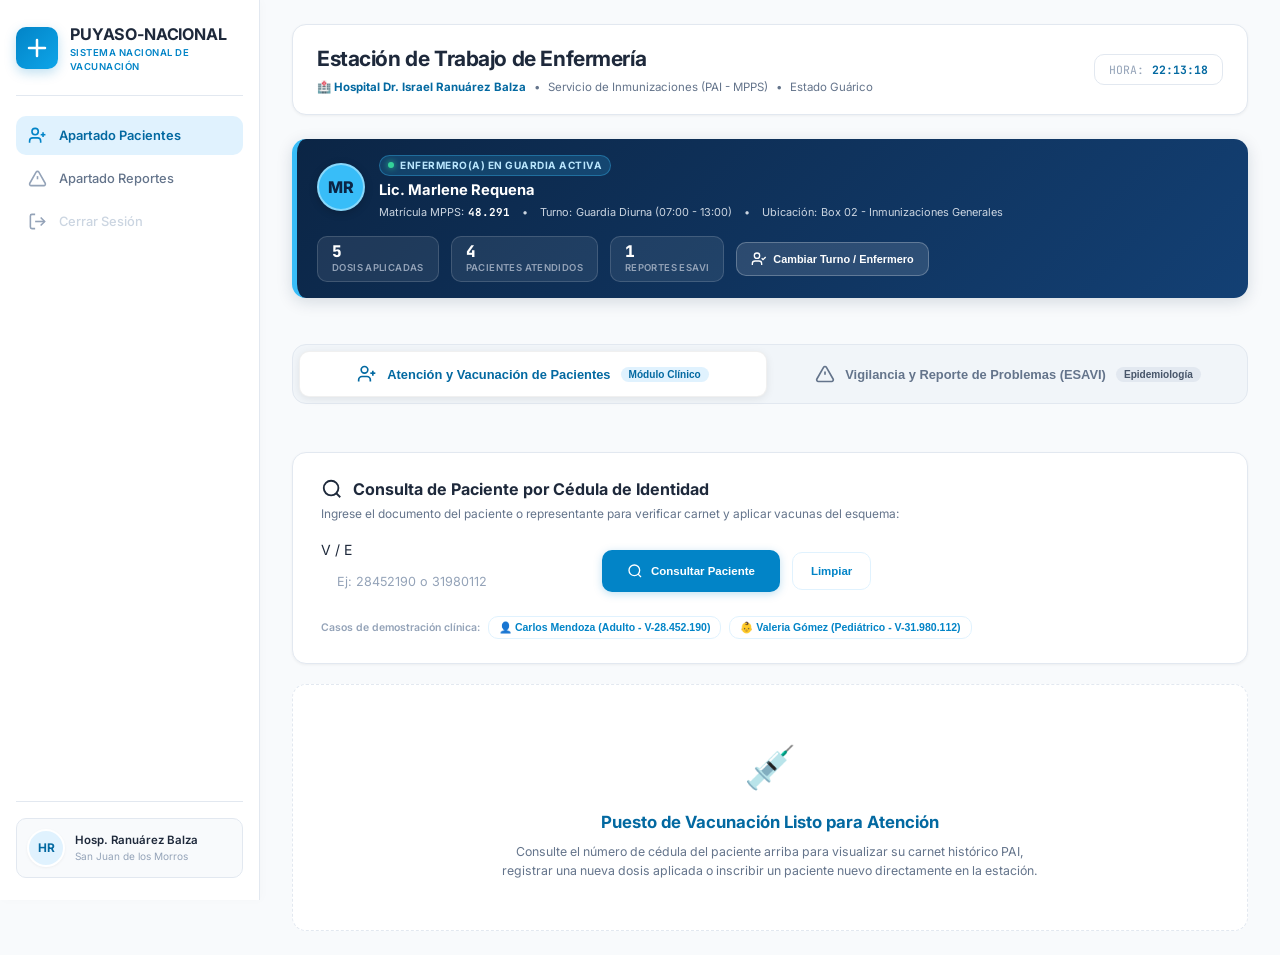
<file: vistas/enfermero.html>
<!DOCTYPE html>
<html lang="es">

<head>
    <meta charset="UTF-8">
    <meta name="viewport" content="width=device-width, initial-scale=1.0">
    <meta name="description"
        content="Estación de Trabajo de Enfermería - Sistema Nacional de Vacunaciones (PAI - MPPS). Atención y vacunación de pacientes, registro de dosis y notificación de eventos adversos (ESAVI).">
    <title>PUYASO / SIV - Estación de Trabajo de Enfermería</title>

    <!-- Fuentes Médicas Institucionales -->
    <link rel="preconnect" href="https://fonts.googleapis.com">
    <link rel="preconnect" href="https://fonts.gstatic.com" crossorigin>
    <link
        href="https://fonts.googleapis.com/css2?family=Inter:wght@300;400;500;600;700&family=JetBrains+Mono:wght@400;600&display=swap"
        rel="stylesheet">
    <link rel="stylesheet" href="css/centro.css">
</head>

<body>
    <div class="health-layout">

        <!-- BARRA LATERAL MÉDICA -->
        <aside class="health-sidebar" id="health-sidebar">
            <div>
                <div class="sidebar-brand">
                    <div class="brand-cross-icon">
                        <svg viewBox="0 0 24 24" fill="none" stroke="currentColor" stroke-width="2.5"
                            stroke-linecap="round" stroke-linejoin="round">
                            <path d="M12 4v16m-8-8h16"></path>
                        </svg>
                    </div>
                    <div class="brand-text-block">
                        <span class="brand-title">PUYASO-NACIONAL</span>
                        <span class="brand-subtitle">Sistema Nacional de Vacunación</span>
                    </div>
                </div>

                <nav class="health-nav" aria-label="Navegación principal">
                    <ul class="health-nav-list">
                        <!-- Apartado propio 1: Pacientes -->
                        <li class="health-nav-item active" id="enf-nav-item-pacientes">
                            <a href="javascript:void(0)" class="health-nav-link" id="enf-nav-pacientes" onclick="cambiarModuloEnfermeria('pacientes')">
                                <svg viewBox="0 0 24 24" fill="none" stroke="currentColor" stroke-width="2">
                                    <path d="M16 21v-2a4 4 0 0 0-4-4H6a4 4 0 0 0-4 4v2"></path>
                                    <circle cx="9" cy="7" r="4"></circle>
                                    <line x1="19" y1="8" x2="19" y2="14"></line>
                                    <line x1="22" y1="11" x2="16" y2="11"></line>
                                </svg>
                                <span>Apartado Pacientes</span>
                            </a>
                        </li>
                        <!-- Apartado propio 2: Reportes ESAVI -->
                        <li class="health-nav-item" id="enf-nav-item-reportes">
                            <a href="javascript:void(0)" class="health-nav-link" id="enf-nav-reportes" onclick="cambiarModuloEnfermeria('reportes')">
                                <svg viewBox="0 0 24 24" fill="none" stroke="currentColor" stroke-width="2">
                                    <path d="m21.73 18-8-14a2 2 0 0 0-3.48 0l-8 14A2 2 0 0 0 4 21h16a2 2 0 0 0 1.73-3Z">
                                    </path>
                                    <line x1="12" y1="9" x2="12" y2="13"></line>
                                    <line x1="12" y1="17" x2="12.01" y2="17"></line>
                                </svg>
                                <span>Apartado Reportes</span>
                            </a>
                        </li>
                        <!-- Opción de Cerrar Sesión -->
                        <li class="health-nav-item">
                            <a href="login.html" class="health-nav-link" style="color: #cbd5e1;">
                                <svg viewBox="0 0 24 24" fill="none" stroke="currentColor" stroke-width="2">
                                    <path d="M9 21H5a2 2 0 0 1-2-2V5a2 2 0 0 1 2-2h4"></path>
                                    <polyline points="16 17 21 12 16 7"></polyline>
                                    <line x1="21" y1="12" x2="9" y2="12"></line>
                                </svg>
                                <span>Cerrar Sesión</span>
                            </a>
                        </li>
                    </ul>
                </nav>
            </div>

            <div class="sidebar-center-perfil">
                <div class="center-perfil-card">
                    <div class="center-avatar-circle">HR</div>
                    <div class="center-info-text">
                        <span class="center-name">Hosp. Ranuárez Balza</span>
                        <span style="font-size: 0.72rem; color: var(--color-texto-muted);">San Juan de los Morros</span>
                    </div>
                </div>
            </div>
        </aside>

        <!-- CONTENIDO PRINCIPAL -->
        <main class="health-main-viewport">

            <!-- CABECERA INSTITUCIONAL -->
            <header class="health-header">
                <div class="header-left-col">
                    <h1 class="health-main-heading">Estación de Trabajo de Enfermería</h1>
                    <div style="font-size: 0.82rem; color: var(--color-texto-secundario); margin-top: 4px; display: flex; align-items: center; gap: 8px; flex-wrap: wrap;">
                        <span style="font-weight: 700; color: var(--color-primario-oscuro);">🏥 Hospital Dr. Israel Ranuárez Balza</span>
                        <span>•</span>
                        <span>Servicio de Inmunizaciones (PAI - MPPS)</span>
                        <span>•</span>
                        <span>Estado Guárico</span>
                    </div>
                </div>
                <div class="header-right-tools">
                    <div style="font-size: 0.82rem; font-family: var(--font-mono); background: #ffffff; padding: 6px 14px; border-radius: var(--radius-md); border: 1px solid var(--border-color); display: flex; align-items: center; gap: 8px;">
                        <span style="color: var(--color-texto-muted);">HORA:</span>
                        <strong id="session-reloj" style="color: var(--color-primario-oscuro);">00:00:00</strong>
                    </div>
                </div>
            </header>

            <!-- ==============================================================
                 BARRA DE SESIÓN ACTIVA DEL ENFERMERO (AUTENTICADO)
                 ============================================================== -->
            <section class="nurse-session-bar" aria-label="Sesión de Enfermería Activa">
                <div class="nurse-profile-cluster">
                    <div class="nurse-avatar-badge" id="session-avatar">MR</div>
                    <div class="nurse-info-details">
                        <div class="nurse-role-pill">
                            <span class="pulse-indicator"></span>
                            <span>Enfermero(a) en Guardia Activa</span>
                        </div>
                        <h2 class="nurse-name-title" id="session-nombre">Lic. Marlene Requena</h2>
                        <div class="nurse-meta-row">
                            <div class="nurse-meta-item">
                                <span>Matrícula MPPS:</span>
                                <strong id="session-mpps">48.291</strong>
                            </div>
                            <span>•</span>
                            <div class="nurse-meta-item">
                                <span>Turno:</span>
                                <span id="session-turno">Guardia Diurna (07:00 - 13:00)</span>
                            </div>
                            <span>•</span>
                            <div class="nurse-meta-item">
                                <span>Ubicación:</span>
                                <span id="session-puesto">Box 02 - Inmunizaciones</span>
                            </div>
                        </div>
                    </div>
                </div>

                <!-- CONTADORES DE LA JORNADA -->
                <div class="nurse-shift-stats">
                    <div class="nurse-stat-chip">
                        <span class="nurse-stat-val" id="session-dosis-count">5</span>
                        <span class="nurse-stat-label">Dosis Aplicadas</span>
                    </div>
                    <div class="nurse-stat-chip">
                        <span class="nurse-stat-val" id="session-pacientes-count">4</span>
                        <span class="nurse-stat-label">Pacientes Atendidos</span>
                    </div>
                    <div class="nurse-stat-chip">
                        <span class="nurse-stat-val" id="session-reportes-count">1</span>
                        <span class="nurse-stat-label">Reportes ESAVI</span>
                    </div>
                    <button type="button" class="btn-nurse-shift" onclick="abrirModalCambioTurno()">
                        <svg viewBox="0 0 24 24" width="16" height="16" fill="none" stroke="currentColor" stroke-width="2">
                            <path d="M16 21v-2a4 4 0 0 0-4-4H6a4 4 0 0 0-4 4v2"></path>
                            <circle cx="9" cy="7" r="4"></circle>
                            <polyline points="16 11 18 13 22 9"></polyline>
                        </svg>
                        <span>Cambiar Turno / Enfermero</span>
                    </button>
                </div>
            </section>

            <!-- ==============================================================
                 NAVEGACIÓN DE PESTAÑAS: PACIENTES VS REPORTES
                 ============================================================== -->
            <nav class="nurse-nav-tabs" aria-label="Módulos de la Estación de Enfermería">
                <button type="button" id="tab-btn-pacientes" class="nurse-tab-btn active" onclick="cambiarModuloEnfermeria('pacientes')">
                    <svg viewBox="0 0 24 24" width="20" height="20" fill="none" stroke="currentColor" stroke-width="2">
                        <path d="M16 21v-2a4 4 0 0 0-4-4H6a4 4 0 0 0-4 4v2"></path>
                        <circle cx="9" cy="7" r="4"></circle>
                        <line x1="19" y1="8" x2="19" y2="14"></line>
                        <line x1="22" y1="11" x2="16" y2="11"></line>
                    </svg>
                    <span>Atención y Vacunación de Pacientes</span>
                    <span class="nurse-tab-badge">Módulo Clínico</span>
                </button>

                <button type="button" id="tab-btn-reportes" class="nurse-tab-btn" onclick="cambiarModuloEnfermeria('reportes')">
                    <svg viewBox="0 0 24 24" width="20" height="20" fill="none" stroke="currentColor" stroke-width="2">
                        <path d="m21.73 18-8-14a2 2 0 0 0-3.48 0l-8 14A2 2 0 0 0 4 21h16a2 2 0 0 0 1.73-3Z"></path>
                        <line x1="12" y1="9" x2="12" y2="13"></line>
                        <line x1="12" y1="17" x2="12.01" y2="17"></line>
                    </svg>
                    <span>Vigilancia y Reporte de Problemas (ESAVI)</span>
                    <span class="nurse-tab-badge">Epidemiología</span>
                </button>
            </nav>

            <!-- ==============================================================
                 PESTAÑA 1: APARTADO DE PACIENTES Y VACUNACIÓN
                 ============================================================== -->
            <div id="pane-pacientes" class="nurse-tab-pane active">

                <!-- BUSCADOR POR CÉDULA -->
                <section class="patient-search-card" aria-label="Búsqueda de Paciente">
                    <div class="search-card-header">
                        <h2 class="search-card-title">
                            <svg viewBox="0 0 24 24" width="22" height="22" fill="none" stroke="currentColor" stroke-width="2">
                                <circle cx="11" cy="11" r="8"></circle>
                                <line x1="21" y1="21" x2="16.65" y2="16.65"></line>
                            </svg>
                            <span>Consulta de Paciente por Cédula de Identidad</span>
                        </h2>
                        <p class="search-card-subtitle">
                            Ingrese el documento del paciente o representante para verificar carnet y aplicar vacunas del esquema:
                        </p>
                    </div>

                    <form class="patient-search-form" onsubmit="event.preventDefault(); consultarPacienteEnfermeria();">
                        <div class="patient-input-container">
                            <span class="patient-prefix-badge">V / E</span>
                            <input type="text" id="enf-search-cedula" class="patient-search-input"
                                placeholder="Ej: 28452190 o 31980112" autocomplete="off" autofocus>
                        </div>
                        <button type="submit" class="btn-health btn-health-primary" style="padding: 12px 24px;">
                            <svg viewBox="0 0 24 24" width="18" height="18" fill="none" stroke="currentColor" stroke-width="2">
                                <circle cx="11" cy="11" r="8"></circle>
                                <line x1="21" y1="21" x2="16.65" y2="16.65"></line>
                            </svg>
                            <span>Consultar Paciente</span>
                        </button>
                        <button type="button" class="btn-health btn-health-outline" onclick="limpiarBusquedaEnfermeria()" style="padding: 12px 18px;">
                            <span>Limpiar</span>
                        </button>
                    </form>

                    <!-- Atajos de prueba rápida -->
                    <div style="display: flex; gap: 8px; margin-top: 14px; align-items: center; flex-wrap: wrap;">
                        <span style="font-size: 0.75rem; color: var(--color-texto-muted); font-weight: 600;">Casos de demostración clínica:</span>
                        <button type="button" class="btn-health btn-health-outline" style="font-size: 0.75rem; padding: 4px 10px;"
                            onclick="document.getElementById('enf-search-cedula').value='28452190'; consultarPacienteEnfermeria();">
                            👤 Carlos Mendoza (Adulto - V-28.452.190)
                        </button>
                        <button type="button" class="btn-health btn-health-outline" style="font-size: 0.75rem; padding: 4px 10px;"
                            onclick="document.getElementById('enf-search-cedula').value='31980112'; consultarPacienteEnfermeria();">
                            👶 Valeria Gómez (Pediátrico - V-31.980.112)
                        </button>
                    </div>
                </section>

                <!-- ESTADO INICIAL: MENSAJE GUÍA -->
                <div id="enf-vista-inicial" class="flow-view-block active" style="margin-top: 20px;">
                    <div style="text-align: center; padding: 50px 20px; background: #ffffff; border: 1px dashed var(--border-color); border-radius: var(--radius-lg);">
                        <div style="font-size: 3rem; margin-bottom: 12px;">💉</div>
                        <h3 style="font-size: 1.2rem; font-weight: 700; color: var(--color-primario-oscuro); margin-bottom: 8px;">
                            Puesto de Vacunación Listo para Atención
                        </h3>
                        <p style="max-width: 540px; margin: 0 auto; font-size: 0.88rem; color: var(--color-texto-secundario);">
                            Consulte el número de cédula del paciente arriba para visualizar su carnet histórico PAI, registrar una nueva dosis aplicada o inscribir un paciente nuevo directamente en la estación.
                        </p>
                    </div>
                </div>

                <!-- ESTADO ENCONTRADO: CARNET DEL PACIENTE -->
                <div id="enf-vista-encontrado" class="flow-view-block" style="display: none; margin-top: 20px;">
                    <section class="patient-profile-card" aria-label="Ficha Oficial del Paciente">
                        <div class="profile-card-topbar">
                            <div class="profile-identity">
                                <div class="patient-avatar-large" id="enf-card-avatar">CM</div>
                                <div class="profile-names-block">
                                    <h2 id="enf-card-nombre">Carlos Eduardo Mendoza Peña</h2>
                                    <div class="profile-meta-badges">
                                        <span class="meta-chip-white font-mono" id="enf-card-cedula">V-28.452.190</span>
                                        <span class="meta-chip-white" id="enf-card-edad">Mayor de Edad (28 años)</span>
                                        <span class="meta-chip-white" id="enf-card-sexo">Sexo: Masculino</span>
                                        <span class="meta-chip-white">Estado Guárico</span>
                                    </div>
                                </div>
                            </div>
                            <div style="display: flex; gap: 10px; flex-wrap: wrap; align-items: center;">
                                <button type="button" onclick="mostrarFormularioNuevaDosis()" class="btn-health btn-health-primary"
                                    style="background: #ffffff; color: var(--color-primario-oscuro); border-color: #ffffff; font-weight: 700; padding: 10px 20px; font-size: 0.95rem; box-shadow: 0 4px 12px rgba(0, 0, 0, 0.15);">
                                    <span>💉 Administrar Nueva Dosis</span>
                                </button>
                            </div>
                        </div>

                        <div class="profile-card-body">
                            <div class="patient-details-grid">
                                <div class="detail-data-box">
                                    <div class="detail-label">Teléfono de Contacto</div>
                                    <div class="detail-value" id="enf-card-telf">0414-8901234</div>
                                </div>
                                <div class="detail-data-box">
                                    <div class="detail-label">Fecha de Nacimiento</div>
                                    <div class="detail-value" id="enf-card-nac">15/04/1998</div>
                                </div>
                                <div class="detail-data-box">
                                    <div class="detail-label">Ubicación Territorial</div>
                                    <div class="detail-value" id="enf-card-ubic">San Juan de los Morros, Edo. Guárico</div>
                                </div>
                                <div class="detail-data-box" id="enf-box-representante" style="display: none;">
                                    <div class="detail-label">Representante Legal</div>
                                    <div class="detail-value" id="enf-card-rep">No registrado</div>
                                </div>
                            </div>

                            <!-- BANNER DE ACCIÓN RÁPIDA -->
                            <div class="nurse-quick-action-banner">
                                <div style="display: flex; align-items: center; gap: 8px;">
                                    <span style="font-size: 1.1rem;">🛡️</span>
                                    <span style="font-size: 0.82rem; color: var(--color-texto);">
                                        Esquema verificado. Recuerde evaluar contraindicaciones antes de inocular biológicos.
                                    </span>
                                </div>
                                <button type="button" class="btn-health btn-health-outline" style="font-size: 0.78rem; padding: 6px 14px;"
                                    onclick="cambiarModuloEnfermeria('reportes')">
                                    <span>⚠️ Notificar Reacción o Evento</span>
                                </button>
                            </div>

                            <!-- TABLA DEL CARNET -->
                            <div style="margin-top: 20px;">
                                <div style="display: flex; justify-content: space-between; align-items: center; margin-bottom: 14px; flex-wrap: wrap; gap: 10px;">
                                    <div>
                                        <h3 style="font-size: 1.05rem; font-weight: 700; color: var(--color-texto);">
                                            Historial y Carnet de Vacunación Registrado
                                        </h3>
                                        <p style="font-size: 0.8rem; color: var(--color-texto-secundario);">
                                            Dosis administradas y certificadas en el Sistema Nacional (PAI - MPPS).
                                        </p>
                                    </div>
                                    <span id="enf-badge-total-dosis"
                                        style="font-size: 0.8rem; font-weight: 700; color: var(--color-primario-oscuro); background: var(--color-primario-claro); padding: 5px 12px; border-radius: 999px;">
                                        ● 3 Dosis Registradas
                                    </span>
                                </div>

                                <div class="health-table-container">
                                    <table class="health-table">
                                        <thead>
                                            <tr>
                                                <th>BIOLÓGICO / VACUNA</th>
                                                <th>DOSIS / ESQUEMA</th>
                                                <th>FECHA</th>
                                                <th>LOTE</th>
                                                <th>ENFERMERO RESPONSABLE</th>
                                                <th>ESTADO</th>
                                                <th class="text-right">ACCIONES</th>
                                            </tr>
                                        </thead>
                                        <tbody id="enf-tabla-carnet-body">
                                            <!-- Inyectado por JS -->
                                        </tbody>
                                    </table>
                                </div>
                            </div>
                        </div>
                    </section>
                </div>

                <!-- FORMULARIO DE APLICACIÓN DE NUEVA VACUNA (INLINE DESPLEGABLE) -->
                <div id="enf-form-aplicar-dosis" class="flow-view-block" style="display: none; margin-top: 24px;">
                    <section class="patient-registration-panel" aria-label="Administración de Vacuna">
                        <div style="border-bottom: 2px solid var(--border-color); padding-bottom: 14px; margin-bottom: 20px; display: flex; justify-content: space-between; align-items: center; flex-wrap: wrap; gap: 12px;">
                            <div>
                                <h2 class="registration-panel-title">
                                    <svg viewBox="0 0 24 24" width="24" height="24" fill="none" stroke="currentColor" stroke-width="2">
                                        <path d="M4.5 16.5c-1.5 1.26-2 5-2 5s3.74-.5 5-2c.71-.84.7-2.13-.09-2.91a2.18 2.18 0 0 0-2.91-.09z"></path>
                                        <path d="m12 15-3-3a22 22 0 0 1 2-3.95A12.88 12.88 0 0 1 22 2c0 2.72-.78 7.5-6 11a22.35 22.35 0 0 1-4 2z"></path>
                                    </svg>
                                    <span>Registro y Certificación de Dosis Aplicada</span>
                                </h2>
                                <p class="registration-panel-desc" style="margin-bottom: 0;">
                                    Paciente: <strong id="dosis-paciente-nombre" style="color: var(--color-primario-oscuro);"></strong>
                                </p>
                            </div>
                            <button type="button" onclick="cancelarFormularioDosis()" class="btn-health btn-health-outline" style="font-size: 0.8rem; padding: 6px 14px;">
                                <span>✕ Cancelar</span>
                            </button>
                        </div>

                        <form onsubmit="guardarDosisEnfermeria(event)">
                            <div class="form-grid">
                                <div class="form-col">
                                    <label class="form-label" for="dosis-vacuna-select">Biológico / Vacuna Administrada *</label>
                                    <select id="dosis-vacuna-select" class="form-select" required>
                                        <option value="">-- Seleccionar Vacuna del Esquema PAI --</option>
                                        <option value="Fiebre Amarilla (Antiamarílica)">Fiebre Amarilla (Antiamarílica)</option>
                                        <option value="Toxoide Tetánico-Diftérico (dT)">Toxoide Tetánico-Diftérico (dT)</option>
                                        <option value="COVID-19 (Sinopharm Verocell)">COVID-19 (Sinopharm Verocell)</option>
                                        <option value="BCG (Tuberculosis)">BCG (Tuberculosis)</option>
                                        <option value="Hepatitis B Pediátrica">Hepatitis B Pediátrica</option>
                                        <option value="Pentavalente (DTP-HB-Hib)">Pentavalente (DTP-HB-Hib)</option>
                                        <option value="Polio Oral Bivalente (bOPV)">Polio Oral Bivalente (bOPV)</option>
                                        <option value="Polio Inyectable (IPV)">Polio Inyectable (IPV)</option>
                                        <option value="Sarampión, Rubéola, Parotiditis (SRP)">Sarampión, Rubéola, Parotiditis (SRP)</option>
                                        <option value="Antigripal Estacional (Influenza)">Antigripal Estacional (Influenza)</option>
                                    </select>
                                </div>

                                <div class="form-col">
                                    <label class="form-label" for="dosis-esquema-select">Dosis según Esquema PAI *</label>
                                    <select id="dosis-esquema-select" class="form-select" required>
                                        <option value="1ra Dosis">1ra Dosis (Inicial)</option>
                                        <option value="2da Dosis">2da Dosis</option>
                                        <option value="3ra Dosis">3ra Dosis</option>
                                        <option value="1er Refuerzo">1er Refuerzo</option>
                                        <option value="2do Refuerzo">2do Refuerzo</option>
                                        <option value="Refuerzo Decenal">Refuerzo Decenal (Cada 10 años)</option>
                                        <option value="Dosis Única">Dosis Única</option>
                                    </select>
                                </div>

                                <div class="form-col">
                                    <label class="form-label" for="dosis-fecha-input">Fecha de Aplicación *</label>
                                    <input type="date" id="dosis-fecha-input" class="form-input" required>
                                </div>

                                <div class="form-col">
                                    <label class="form-label" for="dosis-lote-input">Número de Lote del Biológico *</label>
                                    <input type="text" id="dosis-lote-input" class="form-input font-mono" placeholder="Ej: LOTE-2026-X9" required>
                                </div>

                                <div class="form-col">
                                    <label class="form-label" for="dosis-via-select">Vía de Administración</label>
                                    <select id="dosis-via-select" class="form-select">
                                        <option value="Intramuscular">Intramuscular (IM)</option>
                                        <option value="Subcutánea">Subcutánea (SC)</option>
                                        <option value="Intradérmica">Intradérmica (ID)</option>
                                        <option value="Oral">Oral (VO)</option>
                                    </select>
                                </div>

                                <div class="form-col">
                                    <label class="form-label" for="dosis-sitio-select">Sitio Anatómico de Punción</label>
                                    <select id="dosis-sitio-select" class="form-select">
                                        <option value="Deltoides Derecho">Músculo Deltoides Derecho</option>
                                        <option value="Deltoides Izquierdo">Músculo Deltoides Izquierdo</option>
                                        <option value="Vasto Externo Derecho">Vasto Externo Muslo Derecho (Lactantes)</option>
                                        <option value="Vasto Externo Izquierdo">Vasto Externo Muslo Izquierdo (Lactantes)</option>
                                        <option value="Vía Oral">Vía Oral</option>
                                    </select>
                                </div>
                            </div>

                            <!-- SELLO DEL ENFERMERO FIRMANTE -->
                            <div class="nurse-signature-stamp">
                                <svg viewBox="0 0 24 24" width="22" height="22" fill="none" stroke="currentColor" stroke-width="2">
                                    <path d="M12 22s8-4 8-10V5l-8-3-8 3v7c0 6 8 10 8 10z"></path>
                                </svg>
                                <div>
                                    <div><strong>Certificación Electrónica:</strong> La dosis quedará firmada digitalmente a nombre de:</div>
                                    <div style="font-weight: 700; color: #15803d; font-size: 0.95rem;" id="stamp-enfermero-nombre">
                                        Lic. Marlene Requena (MPPS #48.291)
                                    </div>
                                </div>
                            </div>

                            <div style="display: flex; justify-content: flex-end; gap: 12px; margin-top: 20px;">
                                <button type="button" onclick="cancelarFormularioDosis()" class="btn-health btn-health-outline">
                                    <span>Cancelar</span>
                                </button>
                                <button type="submit" class="btn-health btn-health-primary" style="padding: 10px 24px;">
                                    <span>✓ Certificar y Guardar Dosis en Carnet</span>
                                </button>
                            </div>
                        </form>
                    </section>
                </div>

                <!-- ESTADO NO ENCONTRADO: REGISTRO IN-SITU -->
                <div id="enf-vista-no-encontrado" class="flow-view-block" style="display: none; margin-top: 24px;">
                    <section class="patient-registration-panel" aria-label="Registro de Paciente Nuevo">
                        <div style="border-bottom: 2px solid var(--border-color); padding-bottom: 14px; margin-bottom: 20px; display: flex; justify-content: space-between; align-items: center; flex-wrap: wrap; gap: 12px;">
                            <div>
                                <h2 class="registration-panel-title">
                                    <svg viewBox="0 0 24 24" width="24" height="24" fill="none" stroke="currentColor" stroke-width="2">
                                        <path d="M16 21v-2a4 4 0 0 0-4-4H6a4 4 0 0 0-4 4v2"></path>
                                        <circle cx="9" cy="7" r="4"></circle>
                                        <line x1="19" y1="8" x2="19" y2="14"></line>
                                        <line x1="22" y1="11" x2="16" y2="11"></line>
                                    </svg>
                                    <span>Ingreso Inmediato de Paciente Nuevo</span>
                                </h2>
                                <p class="registration-panel-desc" style="margin-bottom: 0;">
                                    La cédula <strong id="enf-lbl-cedula-nueva" class="font-mono" style="color: var(--color-primario-oscuro);"></strong> no está en el sistema. Registre los datos básicos para abrir su carnet oficial:
                                </p>
                            </div>
                            <button type="button" onclick="limpiarBusquedaEnfermeria()" class="btn-health btn-health-outline" style="font-size: 0.8rem; padding: 6px 14px;">
                                <span>Volver a Búsqueda</span>
                            </button>
                        </div>

                        <form onsubmit="guardarNuevoPacienteEnfermeria(event)">
                            <div class="form-grid">
                                <div class="form-col">
                                    <label class="form-label" for="reg-tipodoc-select">Tipo de Documento</label>
                                    <select id="reg-tipodoc-select" class="form-select">
                                        <option value="V">V - Venezolano</option>
                                        <option value="E">E - Extranjero</option>
                                    </select>
                                </div>
                                <div class="form-col">
                                    <label class="form-label" for="reg-cedula-input">Cédula de Identidad *</label>
                                    <input type="text" id="reg-cedula-input" class="form-input font-mono" required>
                                </div>
                                <div class="form-col full-width">
                                    <label class="form-label" for="reg-nombre-input">Nombres y Apellidos Completos *</label>
                                    <input type="text" id="reg-nombre-input" class="form-input" placeholder="Ej: Ana María Torres Rojas" required>
                                </div>
                                <div class="form-col">
                                    <label class="form-label" for="reg-fechanac-input">Fecha de Nacimiento *</label>
                                    <input type="date" id="reg-fechanac-input" class="form-input" required>
                                </div>
                                <div class="form-col">
                                    <label class="form-label" for="reg-sexo-select">Sexo Biológico *</label>
                                    <select id="reg-sexo-select" class="form-select" required>
                                        <option value="Femenino">Femenino</option>
                                        <option value="Masculino">Masculino</option>
                                    </select>
                                </div>
                                <div class="form-col">
                                    <label class="form-label" for="reg-telefono-input">Teléfono de Contacto</label>
                                    <input type="tel" id="reg-telefono-input" class="form-input" placeholder="0414-0000000">
                                </div>
                                <div class="form-col full-width" style="padding: 10px 0;">
                                    <label style="display: flex; align-items: center; gap: 8px; font-size: 0.88rem; font-weight: 600; cursor: pointer;">
                                        <input type="checkbox" id="reg-esmenor-check">
                                        <span>¿El paciente es menor de edad / pediátrico? (Requiere representante)</span>
                                    </label>
                                </div>
                            </div>

                            <!-- CAMPOS DEL REPRESENTANTE (CONDICIONAL) -->
                            <div id="reg-rep-fields-box" style="display: none; background: #f8fafc; border: 1px dashed var(--border-color); border-radius: var(--radius-md); padding: 16px; margin-top: 14px;">
                                <h4 style="font-size: 0.88rem; font-weight: 700; color: var(--color-primario-oscuro); margin-bottom: 12px;">
                                    Datos del Representante Legal (Madre / Padre / Tutor)
                                </h4>
                                <div class="form-grid">
                                    <div class="form-col">
                                        <label class="form-label" for="reg-rep-nombre-input">Nombre del Representante</label>
                                        <input type="text" id="reg-rep-nombre-input" class="form-input" placeholder="Ej: María Rojas">
                                    </div>
                                    <div class="form-col">
                                        <label class="form-label" for="reg-rep-cedula-input">Cédula del Representante</label>
                                        <input type="text" id="reg-rep-cedula-input" class="form-input font-mono" placeholder="V-14.000.000">
                                    </div>
                                    <div class="form-col">
                                        <label class="form-label" for="reg-rep-parentesco-select">Parentesco</label>
                                        <select id="reg-rep-parentesco-select" class="form-select">
                                            <option value="Madre">Madre</option>
                                            <option value="Padre">Padre</option>
                                            <option value="Tutor Legal">Tutor Legal</option>
                                            <option value="Abuelo/a">Abuelo/a</option>
                                        </select>
                                    </div>
                                </div>
                            </div>

                            <div style="display: flex; justify-content: flex-end; gap: 12px; margin-top: 20px;">
                                <button type="button" onclick="limpiarBusquedaEnfermeria()" class="btn-health btn-health-outline">
                                    <span>Cancelar</span>
                                </button>
                                <button type="submit" class="btn-health btn-health-primary" style="padding: 10px 24px;">
                                    <span>✓ Inscribir y Abrir Carnet PAI</span>
                                </button>
                            </div>
                        </form>
                    </section>
                </div>

            </div>

            <!-- ==============================================================
                 PESTAÑA 2: APARTADO DE REPORTES (EVENTOS ADVERSOS ESAVI)
                 ============================================================== -->
            <div id="pane-reportes" class="nurse-tab-pane">

                <!-- FORMULARIO DE REPORTE EPIDEMIOLÓGICO CLÍNICO -->
                <section class="patient-registration-panel" aria-label="Formulario ESAVI">
                    <div style="border-bottom: 2px solid var(--border-color); padding-bottom: 14px; margin-bottom: 20px;">
                        <h2 class="registration-panel-title">
                            <svg viewBox="0 0 24 24" width="24" height="24" fill="none" stroke="currentColor" stroke-width="2">
                                <path d="m21.73 18-8-14a2 2 0 0 0-3.48 0l-8 14A2 2 0 0 0 4 21h16a2 2 0 0 0 1.73-3Z"></path>
                                <line x1="12" y1="9" x2="12" y2="13"></line>
                                <line x1="12" y1="17" x2="12.01" y2="17"></line>
                            </svg>
                            <span>Notificación de Evento Adverso Supuestamente Atribuible a Vacunación (ESAVI)</span>
                        </h2>
                        <p class="registration-panel-desc" style="margin-bottom: 0;">
                            Formulario oficial de vigilancia epidemiológica para notificar reacciones o anomalías presentadas tras la inoculación de biológicos.
                        </p>
                    </div>

                    <form id="form-esavi-enfermero" onsubmit="guardarReporteESAVI(event)">
                        <!-- PACIENTE ASOCIADO -->
                        <div style="background: #f8fafc; border: 1px solid var(--border-color); border-radius: var(--radius-md); padding: 14px; margin-bottom: 20px; display: flex; justify-content: space-between; align-items: center; flex-wrap: wrap; gap: 10px;">
                            <div>
                                <div style="font-size: 0.72rem; font-weight: 700; color: var(--color-texto-muted); text-transform: uppercase;">Paciente a Notificar:</div>
                                <div id="esavi-paciente-display" style="font-size: 0.95rem; color: var(--color-primario-oscuro); margin-top: 2px;">
                                    <strong>Carlos Eduardo Mendoza Peña</strong> (V-28.452.190) • 28 años
                                </div>
                                <input type="hidden" id="esavi-paciente-cedula-hidden" value="V-28.452.190">
                            </div>
                            <button type="button" class="btn-health btn-health-outline" style="font-size: 0.78rem; padding: 6px 12px;"
                                onclick="cambiarModuloEnfermeria('pacientes')">
                                <span>🔄 Cambiar de Paciente</span>
                            </button>
                        </div>

                        <!-- CAMPOS DEL BIOLÓGICO -->
                        <div class="form-grid">
                            <div class="form-col">
                                <label class="form-label" for="esavi-vacuna-select">Vacuna Implicada *</label>
                                <select id="esavi-vacuna-select" class="form-select" required>
                                    <option value="">-- Seleccionar Vacuna --</option>
                                    <option value="COVID-19 (Sinopharm Verocell)">COVID-19 (Sinopharm Verocell)</option>
                                    <option value="Fiebre Amarilla (Antiamarílica)">Fiebre Amarilla (Antiamarílica)</option>
                                    <option value="Toxoide Tetánico-Diftérico (dT)">Toxoide Tetánico-Diftérico (dT)</option>
                                    <option value="BCG (Tuberculosis)">BCG (Tuberculosis)</option>
                                    <option value="Pentavalente (DTP-HB-Hib)">Pentavalente (DTP-HB-Hib)</option>
                                    <option value="Polio Oral Bivalente (bOPV)">Polio Oral Bivalente (bOPV)</option>
                                    <option value="Sarampión, Rubéola, Parotiditis (SRP)">Sarampión, Rubéola, Parotiditis (SRP)</option>
                                </select>
                            </div>

                            <div class="form-col">
                                <label class="form-label" for="esavi-lote-input">Lote del Biológico</label>
                                <input type="text" id="esavi-lote-input" class="form-input font-mono" placeholder="Ej: SP-202601">
                            </div>

                            <!-- CLASIFICACIÓN DE GRAVEDAD -->
                            <div class="form-col full-width">
                                <label class="form-label">Clasificación de Severidad Clínica *</label>
                                <div style="display: grid; grid-template-columns: repeat(auto-fit, minmax(220px, 1fr)); gap: 12px; margin-top: 6px;">
                                    <label style="border: 1px solid #86efac; background: #f0fdf4; padding: 12px; border-radius: var(--radius-md); display: flex; align-items: flex-start; gap: 10px; cursor: pointer;">
                                        <input type="radio" name="esavi-gravedad" value="Leve" checked style="margin-top: 3px;">
                                        <div>
                                            <div style="font-weight: 700; color: #166534; font-size: 0.88rem;">Leve</div>
                                            <div style="font-size: 0.74rem; color: #15803d;">Dolor local, febrícula transitoria, malestar autolimitado.</div>
                                        </div>
                                    </label>

                                    <label style="border: 1px solid #fde047; background: #fefce8; padding: 12px; border-radius: var(--radius-md); display: flex; align-items: flex-start; gap: 10px; cursor: pointer;">
                                        <input type="radio" name="esavi-gravedad" value="Moderado" style="margin-top: 3px;">
                                        <div>
                                            <div style="font-weight: 700; color: #854d0e; font-size: 0.88rem;">Moderado</div>
                                            <div style="font-size: 0.74rem; color: #a16207;">Fiebre >38.5°C, rash cutáneo, cefalea moderada o vómitos.</div>
                                        </div>
                                    </label>

                                    <label style="border: 1px solid #fca5a5; background: #fef2f2; padding: 12px; border-radius: var(--radius-md); display: flex; align-items: flex-start; gap: 10px; cursor: pointer;">
                                        <input type="radio" name="esavi-gravedad" value="Grave" style="margin-top: 3px;">
                                        <div>
                                            <div style="font-weight: 700; color: #991b1b; font-size: 0.88rem;">Grave / Urgente</div>
                                            <div style="font-size: 0.74rem; color: #b91c1c;">Anafilaxia, convulsión, compromiso respiratorio, shock.</div>
                                        </div>
                                    </label>
                                </div>
                            </div>

                            <!-- SÍNTOMAS CLÍNICOS -->
                            <div class="form-col full-width">
                                <label class="form-label" for="esavi-sintomas-text">Descripción Detallada de Signos y Síntomas *</label>
                                <textarea id="esavi-sintomas-text" class="form-input" rows="3"
                                    placeholder="Indique tiempo transcurrido desde la punción, síntomas manifiestos (ej: induración local de 5cm, fiebre de 38.2°C a las 4 horas, eritema...)" required></textarea>
                            </div>

                            <!-- CONDUCTA ADOPTADA -->
                            <div class="form-col full-width">
                                <label class="form-label" for="esavi-acciones-text">Conducta Médica / Terapéutica Inmediata de Enfermería</label>
                                <textarea id="esavi-acciones-text" class="form-input" rows="2"
                                    placeholder="Ej: Se aplicaron compresas frías locales, administración de paracetamol 500mg VO, 30 min de monitoreo en sala de observación..."></textarea>
                            </div>
                        </div>

                        <!-- SELLO DE RESPONSABILIDAD DEL ENFERMERO -->
                        <div class="nurse-signature-stamp" style="margin-top: 18px;">
                            <svg viewBox="0 0 24 24" width="22" height="22" fill="none" stroke="currentColor" stroke-width="2">
                                <path d="M12 22s8-4 8-10V5l-8-3-8 3v7c0 6 8 10 8 10z"></path>
                            </svg>
                            <div>
                                <div><strong>Notificador Responsable:</strong> Este reporte ESAVI será remitido a Epidemiología Regional con la firma de:</div>
                                <div style="font-weight: 700; color: #15803d; font-size: 0.95rem;">
                                    Hospital Dr. Israel Ranuárez Balza • Lic. Marlene Requena (MPPS #48.291)
                                </div>
                            </div>
                        </div>

                        <div style="display: flex; justify-content: flex-end; gap: 12px; margin-top: 20px;">
                            <button type="reset" class="btn-health btn-health-outline">
                                <span>Limpiar Formulario</span>
                            </button>
                            <button type="submit" class="btn-health btn-health-primary" style="padding: 10px 24px; background: #dc2626; border-color: #dc2626;">
                                <span>⚠️ Transmitir Notificación ESAVI</span>
                            </button>
                        </div>
                    </form>
                </section>

                <!-- TABLA HISTÓRICA DE REPORTES DE LA JORNADA -->
                <section class="health-table-panel" style="margin-top: 28px;">
                    <div class="health-panel-header">
                        <div class="panel-title-with-icon">
                            <div>
                                <h2 class="panel-heading">Reportes ESAVI Registrados en Esta Guardia</h2>
                                <p class="panel-subheading">Eventos adversos documentados y transmitidos al nivel subregional de Guárico</p>
                            </div>
                        </div>
                    </div>

                    <div class="health-table-container">
                        <table class="health-table">
                            <thead>
                                <tr>
                                    <th>CÓDIGO EXPEDIENTE</th>
                                    <th>PACIENTE / CÉDULA</th>
                                    <th>VACUNA / LOTE</th>
                                    <th>SEVERIDAD</th>
                                    <th>ENFERMERO NOTIFICADOR</th>
                                    <th>FECHA Y HORA</th>
                                    <th class="text-right">ACCIONES</th>
                                </tr>
                            </thead>
                            <tbody id="tabla-reportes-enfermeria-body">
                                <!-- Llenado por JS -->
                            </tbody>
                        </table>
                    </div>
                </section>

            </div>

        </main>
    </div>

    <!-- ==============================================================
         MODAL 1: CAMBIO DE TURNO / INICIO DE SESIÓN DE ENFERMERO
         ============================================================== -->
    <div id="modal-cambio-turno" class="nurse-modal-backdrop" role="dialog" aria-modal="true" aria-labelledby="modal-auth-title">
        <div class="nurse-auth-card">
            <div class="nurse-auth-header">
                <div style="display: inline-flex; align-items: center; justify-content: center; width: 44px; height: 44px; border-radius: 50%; background: var(--color-primario-claro); color: var(--color-primario-oscuro); margin-bottom: 8px;">
                    <svg viewBox="0 0 24 24" width="22" height="22" fill="none" stroke="currentColor" stroke-width="2">
                        <path d="M16 21v-2a4 4 0 0 0-4-4H6a4 4 0 0 0-4 4v2"></path>
                        <circle cx="9" cy="7" r="4"></circle>
                        <polyline points="16 11 18 13 22 9"></polyline>
                    </svg>
                </div>
                <h3 id="modal-auth-title" style="font-size: 1.15rem; font-weight: 800; color: var(--color-primario-oscuro); margin: 0;">
                    Cambio de Turno / Autenticación
                </h3>
                <p style="font-size: 0.8rem; color: var(--color-texto-secundario); margin: 4px 0 0 0;">
                    Seleccione o ingrese las credenciales del enfermero de guardia para firmar dosis y reportes
                </p>
            </div>

            <div class="nurse-auth-body">
                <div>
                    <label class="form-label">Personal de Enfermería en Rol de Guardia:</label>
                    <div id="auth-staff-list" class="nurse-selector-list">
                        <!-- Generado por JS -->
                    </div>
                </div>

                <div>
                    <label class="form-label" for="auth-pin-input">PIN o Contraseña de Validación Rápida:</label>
                    <input type="password" id="auth-pin-input" class="form-input font-mono" placeholder="••••" value="1234">
                    <span style="font-size: 0.72rem; color: var(--color-texto-muted);">PIN de demostración: 1234</span>
                </div>

                <div style="display: flex; justify-content: flex-end; gap: 10px; margin-top: 10px;">
                    <button type="button" onclick="cerrarModalCambioTurno()" class="btn-health btn-health-outline">
                        <span>Cancelar</span>
                    </button>
                    <button type="button" onclick="confirmarCambioTurno(event)" class="btn-health btn-health-primary">
                        <span>✓ Iniciar Sesión en Guardia</span>
                    </button>
                </div>
            </div>
        </div>
    </div>

    <!-- ==============================================================
         MODAL 2: COMPROBANTE CLÍNICO DE REPORTE ESAVI (VISTA / IMPRESIÓN)
         ============================================================== -->
    <div id="modal-comprobante-reporte" class="nurse-modal-backdrop" role="dialog" aria-modal="true" aria-labelledby="modal-comprobante-title">
        <div class="nurse-auth-card" style="max-width: 640px;">
            <div class="nurse-auth-header" style="text-align: left; display: flex; justify-content: space-between; align-items: center;">
                <div style="display: flex; align-items: center; gap: 10px;">
                    <div style="background: #fee2e2; color: #b91c1c; width: 36px; height: 36px; border-radius: 50%; display: flex; align-items: center; justify-content: center;">
                        <svg viewBox="0 0 24 24" width="20" height="20" fill="none" stroke="currentColor" stroke-width="2">
                            <path d="m21.73 18-8-14a2 2 0 0 0-3.48 0l-8 14A2 2 0 0 0 4 21h16a2 2 0 0 0 1.73-3Z"></path>
                        </svg>
                    </div>
                    <div>
                        <h3 id="modal-comprobante-title" style="font-size: 1.05rem; font-weight: 800; color: var(--color-primario-oscuro); margin: 0;">
                            Comprobante Oficial de Notificación ESAVI
                        </h3>
                        <span style="font-size: 0.74rem; color: var(--color-texto-muted);">Sistema Nacional de Inmunizaciones (SIV - MPPS)</span>
                    </div>
                </div>
                <button type="button" onclick="cerrarModalComprobante()" style="background: none; border: none; font-size: 1.2rem; cursor: pointer; color: var(--color-texto-muted);">✕</button>
            </div>

            <div class="nurse-auth-body" id="comprobante-contenido-modal">
                <!-- Inyectado por JS -->
            </div>

            <div style="padding: 14px 24px; background: #f8fafc; border-top: 1px solid var(--border-color); display: flex; justify-content: flex-end; gap: 10px;">
                <button type="button" onclick="cerrarModalComprobante()" class="btn-health btn-health-outline">
                    <span>Cerrar</span>
                </button>
            </div>
        </div>
    </div>

    <!-- TOAST DE NOTIFICACIONES RÁPIDAS -->
    <div id="nurse-toast" class="nurse-toast-alert" role="alert"></div>

    <!-- SCRIPT MODULAR EXTERNO (SIN JAVASCRIPT INLINE) -->
    <script src="js/perfiles.js"></script>
    <script src="js/enfermero.js"></script>
</body>

</html>
</file>
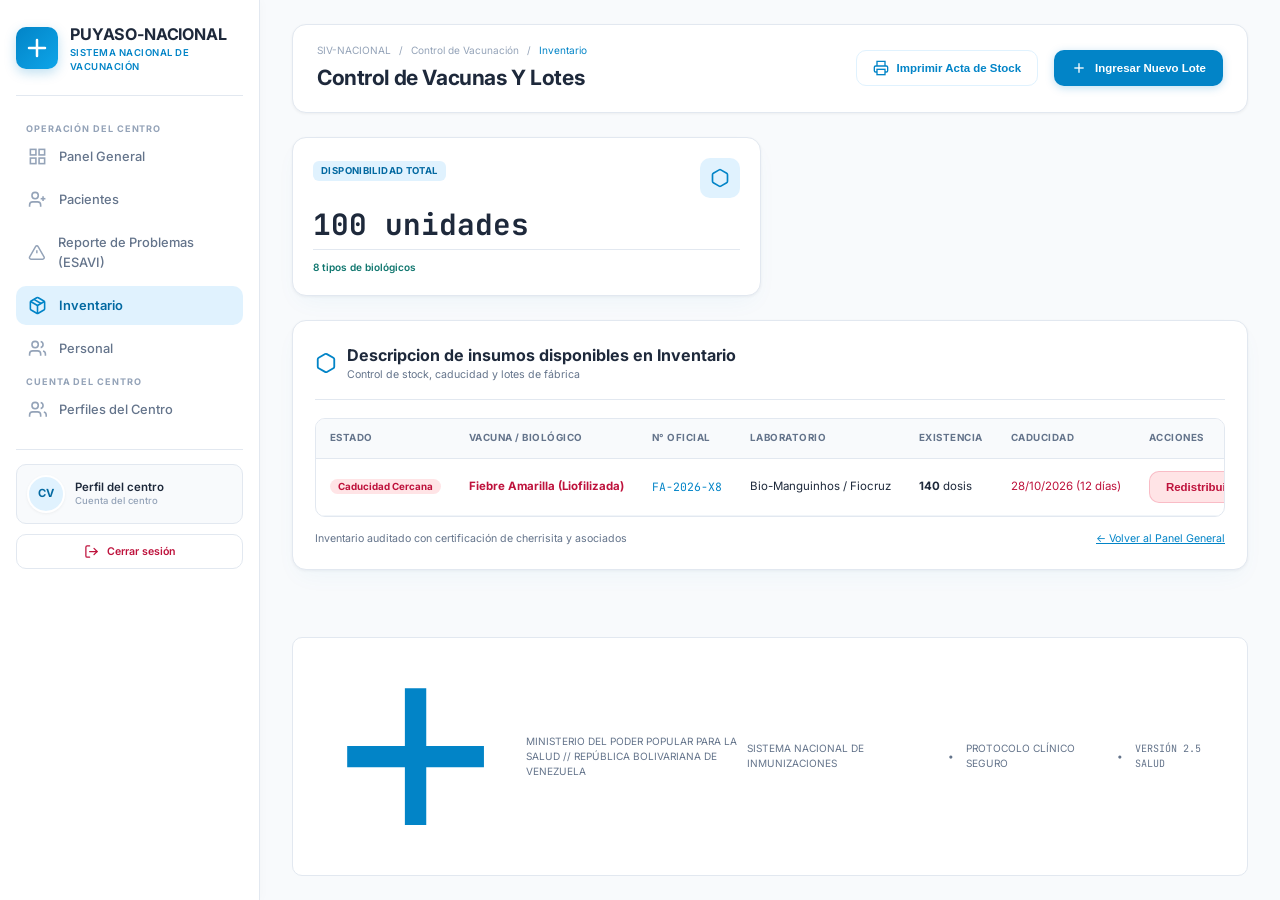
<file: vistas/inventario.html>
<!DOCTYPE html>
<html lang="es">

<head>
    <meta charset="UTF-8">
    <meta name="viewport" content="width=device-width, initial-scale=1.0">
    <title>SIV-NACIONAL /Inventario</title>
    <!-- Fuentes Médicas -->
    <link rel="preconnect" href="https://fonts.googleapis.com">
    <link rel="preconnect" href="https://fonts.gstatic.com" crossorigin>
    <link
        href="https://fonts.googleapis.com/css2?family=Inter:wght@300;400;500;600;700&family=JetBrains+Mono:wght@400;600&display=swap"
        rel="stylesheet">
    <link rel="stylesheet" href="css/centro.css">
</head>

<body>
    <div class="health-layout">

        <!-- BARRA LATERAL MÉDICA -->
        <aside class="health-sidebar" id="health-sidebar">
            <div class="health-sidebar-inner">

                <div class="sidebar-brand">
                    <div class="brand-cross-icon">
                        <svg viewBox="0 0 24 24" fill="none" stroke="currentColor" stroke-width="2.5"
                            stroke-linecap="round" stroke-linejoin="round">
                            <path d="M12 4v16m-8-8h16"></path>
                        </svg>
                    </div>
                    <div class="brand-text-block">
                        <span class="brand-title">PUYASO-NACIONAL</span>
                        <span class="brand-subtitle">Sistema Nacional de Vacunación</span>
                    </div>
                </div>

                <nav class="health-nav" aria-label="Navegación principal">

                    <span class="nav-group-label">Operación del Centro</span>
                    <ul class="health-nav-list">
                        <li class="health-nav-item">
                            <a href="centro.html" class="health-nav-link" id="nav-dashboard">
                                <svg viewBox="0 0 24 24" fill="none" stroke="currentColor" stroke-width="2">
                                    <rect x="3" y="3" width="7" height="7"></rect><rect x="14" y="3" width="7" height="7"></rect><rect x="14" y="14" width="7" height="7"></rect><rect x="3" y="14" width="7" height="7"></rect>
                                </svg>
                                <span>Panel General</span>
                            </a>
                        </li>
                        <li class="health-nav-item">
                            <a href="pacientes.html" class="health-nav-link" id="nav-pacientes">
                                <svg viewBox="0 0 24 24" fill="none" stroke="currentColor" stroke-width="2">
                                    <path d="M16 21v-2a4 4 0 0 0-4-4H6a4 4 0 0 0-4 4v2"></path><circle cx="9" cy="7" r="4"></circle><line x1="19" y1="8" x2="19" y2="14"></line><line x1="22" y1="11" x2="16" y2="11"></line>
                                </svg>
                                <span>Pacientes</span>
                            </a>
                        </li>
                        <li class="health-nav-item">
                            <a href="reportes.html" class="health-nav-link" id="nav-reportes">
                                <svg viewBox="0 0 24 24" fill="none" stroke="currentColor" stroke-width="2">
                                    <path d="m21.73 18-8-14a2 2 0 0 0-3.48 0l-8 14A2 2 0 0 0 4 21h16a2 2 0 0 0 1.73-3Z"></path><line x1="12" y1="9" x2="12" y2="13"></line><line x1="12" y1="17" x2="12.01" y2="17"></line>
                                </svg>
                                <span>Reporte de Problemas (ESAVI)</span>
                            </a>
                        </li>
                        <li class="health-nav-item active">
                            <a href="inventario.html" class="health-nav-link" id="nav-inventario">
                                <svg viewBox="0 0 24 24" fill="none" stroke="currentColor" stroke-width="2">
                                    <path d="m7.5 4.27 9 5.15"></path><path d="M21 8a2 2 0 0 0-1-1.73l-7-4a2 2 0 0 0-2 0l-7 4A2 2 0 0 0 3 8v8a2 2 0 0 0 1 1.73l7 4a2 2 0 0 0 2 0l7-4A2 2 0 0 0 21 16Z"></path><path d="m3.3 7 8.7 5 8.7-5"></path><path d="M12 22V12"></path>
                                </svg>
                                <span>Inventario</span>
                            </a>
                        </li>
                        <li class="health-nav-item">
                            <a href="personal.html" class="health-nav-link" id="nav-vacunadores">
                                <svg viewBox="0 0 24 24" fill="none" stroke="currentColor" stroke-width="2">
                                    <path d="M16 21v-2a4 4 0 0 0-4-4H6a4 4 0 0 0-4 4v2"></path><circle cx="9" cy="7" r="4"></circle><path d="M22 21v-2a4 4 0 0 0-3-3.87"></path><path d="M16 3.13a4 4 0 0 1 0 7.75"></path>
                                </svg>
                                <span>Personal</span>
                            </a>
                        </li>
                    </ul>

                    <span class="nav-group-label">Cuenta del Centro</span>
                    <ul class="health-nav-list">
                        <li class="health-nav-item">
                            <a href="perfiles.html" class="health-nav-link" id="nav-perfiles">
                                <svg viewBox="0 0 24 24" fill="none" stroke="currentColor" stroke-width="2">
                                    <path d="M16 21v-2a4 4 0 0 0-4-4H6a4 4 0 0 0-4 4v2"></path><circle cx="9" cy="7" r="4"></circle><path d="M23 21v-2a4 4 0 0 0-3-3.87"></path><path d="M16 3.13a4 4 0 0 1 0 7.75"></path>
                                </svg>
                                <span>Perfiles del Centro</span>
                            </a>
                        </li>
                    </ul>
                </nav>

                <div class="sidebar-footer-block">
                    <div class="sidebar-session-card">
                        <div class="sidebar-session-avatar" id="sesion-avatar">CV</div>
                        <div class="sidebar-session-text">
                            <span class="sidebar-session-name" id="sesion-nombre">Perfil del centro</span>
                            <span class="sidebar-session-sub" id="sesion-cargo">Cuenta del centro</span>
                        </div>
                    </div>
                    <button type="button" class="sidebar-logout" data-siv-logout="login.html">
                        <svg viewBox="0 0 24 24" fill="none" stroke="currentColor" stroke-width="2"
                            stroke-linecap="round" stroke-linejoin="round">
                            <path d="M9 21H5a2 2 0 0 1-2-2V5a2 2 0 0 1 2-2h4"></path>
                            <polyline points="16 17 21 12 16 7"></polyline>
                            <line x1="21" y1="12" x2="9" y2="12"></line>
                        </svg>
                        <span>Cerrar sesión</span>
                    </button>
                </div>
            </div>
        </aside>
        <!-- CONTENIDO PRINCIPAL DE INVENTARIO -->
        <main class="health-main-viewport">

            <header class="health-header">
                <div class="header-left-col">
                    <div class="health-breadcrumbs">
                        <span>SIV-NACIONAL</span>
                        <span>/</span>
                        <span>Control de Vacunación</span>
                        <span>/</span>
                        <span class="text-primary">Inventario</span>
                    </div>
                    <h1 class="health-main-heading">Control de Vacunas Y Lotes</h1>
                </div>

                <!-- revisar  ESTO  -->
                <div class="header-right-tools">
                    <button class="btn-health btn-health-outline">
                        <svg viewBox="0 0 24 24" fill="none" stroke="currentColor" stroke-width="2">
                            <polyline points="6 9 6 2 18 2 18 9"></polyline>
                            <path d="M6 18H4a2 2 0 0 1-2-2v-5a2 2 0 0 1 2-2h16a2 2 0 0 1 2 2v5a2 2 0 0 1-2 2h-2"></path>
                            <rect x="6" y="14" width="12" height="8"></rect>
                        </svg>
                        <span>Imprimir Acta de Stock</span>
                    </button>
                    <button class="btn-health btn-health-primary" id="btn-nuevo-lote">
                        <svg viewBox="0 0 24 24" fill="none" stroke="currentColor" stroke-width="2">
                            <line x1="12" y1="5" x2="12" y2="19"></line>
                            <line x1="5" y1="12" x2="19" y2="12"></line>
                        </svg>
                        <span>Ingresar Nuevo Lote</span>
                    </button>
                </div>
            </header>

            <!-- Métricas Resumen de Inventario -->
            <section class="health-kpi-grid">
                <div class="kpi-health-card">
                    <div class="kpi-card-top">
                        <div>
                            <span class="kpi-category-badge kpi-badge-blue">DISPONIBILIDAD TOTAL</span>
                        </div>
                        <div class="kpi-icon-pill icon-blue">
                            <svg viewBox="0 0 24 24" fill="none" stroke="currentColor" stroke-width="2">
                                <path
                                    d="M21 8a2 2 0 0 0-1-1.73l-7-4a2 2 0 0 0-2 0l-7 4A2 2 0 0 0 3 8v8a2 2 0 0 0 1 1.73l7 4a2 2 0 0 0 2 0l7-4A2 2 0 0 0 21 16Z">
                                </path>
                            </svg>
                        </div>
                    </div>
                    <div class="kpi-metric-row">
                        <!-- datos simulado -->
                        <span class="kpi-metric-number">100 unidades</span>

                    </div>
                    <div class="kpi-card-footer">
                        <span class="trend-badge trend-up">8 tipos de biológicos</span>
                    </div>
                </div>
            </section>

            <!-- Tabla Detallada de Lotes y Vacunas -->
            <section class="health-table-panel">
                <div class="health-panel-header">
                    <div class="panel-title-with-icon">
                        <svg viewBox="0 0 24 24" width="22" height="22" fill="none" stroke="currentColor"
                            stroke-width="2">
                            <path
                                d="M21 16V8a2 2 0 0 0-1-1.73l-7-4a2 2 0 0 0-2 0l-7 4A2 2 0 0 0 3 8v8a2 2 0 0 0 1 1.73l7 4a2 2 0 0 0 2 0l7-4A2 2 0 0 0 21 16z">
                            </path>
                        </svg>
                        <div>
                            <h2 class="panel-heading">Descripcion de insumos disponibles en Inventario</h2>
                            <p class="panel-subheading">Control de stock, caducidad y lotes de fábrica</p>
                        </div>
                    </div>


                </div>

                <div class="health-table-container">
                    <table class="health-table" id="tabla-inventario">
                        <thead>
                            <tr>
                                <th>ESTADO</th>
                                <th>VACUNA / BIOLÓGICO</th>
                                <th>N° OFICIAL</th>
                                <th>LABORATORIO</th>
                                <th>EXISTENCIA</th>
                                <th>CADUCIDAD</th>
                                <th class="text-right">ACCIONES</th>
                            </tr>
                        </thead>
                        <tbody>
                            <tr>
                                <td><span class="badge-health-pill badge-danger">Caducidad Cercana</span></td>
                                <td>
                                    <div class="patient-cell">
                                        <strong class="text-danger">Fiebre Amarilla (Liofilizada)</strong>
                                    </div>
                                </td>
                                <td><span class="font-mono text-primary">FA-2026-X8</span></td>
                                <td>Bio-Manguinhos / Fiocruz</td>
                                <td><strong>140</strong> dosis</td>
                                <td class="text-danger font-semibold">28/10/2026 (12 días)</td>
                                <td class="text-right">
                                    <button class="btn-health btn-health-danger btn-health-sm">Redistribuir</button>
                                </td>
                            </tr>

                        </tbody>
                    </table>
                </div>

                <div class="health-table-footer">
                    <span>Inventario auditado con certificación de cherrisita y asociados</span>
                    <a href="centro.html" class="text-primary font-semibold">&larr; Volver al Panel General</a>
                </div>
            </section>

            <footer class="health-footer">
                <div class="footer-health-brand">
                    <svg class="icon-16" viewBox="0 0 24 24" fill="none" stroke="currentColor" stroke-width="2.5">
                        <path d="M12 4v16m-8-8h16"></path>
                    </svg>
                    <span>MINISTERIO DEL PODER POPULAR PARA LA SALUD // REPÚBLICA BOLIVARIANA DE VENEZUELA</span>
                </div>
                <div class="footer-meta-info">
                    <span>SISTEMA NACIONAL DE INMUNIZACIONES</span>
                    <span>•</span>
                    <span>PROTOCOLO CLÍNICO SEGURO</span>
                    <span>•</span>
                    <span class="font-mono">VERSIÓN 2.5 SALUD</span>
                </div>
            </footer>

        </main>
    </div>
    <script src="js/ui.js"></script>
    <script src="js/perfiles.js"></script>
    <script>
        (function () {
            'use strict';

            if (window.SIV && typeof SIV.marcarNavegacionActiva === 'function') {
                SIV.marcarNavegacionActiva('.health-nav-link');
            }
            if (window.SIV && typeof SIV.enlazarCierreSesion === 'function') {
                SIV.enlazarCierreSesion();
            }

            var sesion = window.SIV && SIV.centros ? SIV.centros.sesion() : null;
            if (!sesion) { return; }

            var avatar = document.getElementById('sesion-avatar');
            var nombre = document.getElementById('sesion-nombre');
            var cargo = document.getElementById('sesion-cargo');

            if (avatar) { avatar.textContent = sesion.iniciales || 'CV'; }
            if (nombre) { nombre.textContent = sesion.nombre || 'Perfil del centro'; }
            if (cargo) {
                cargo.textContent = (sesion.esJefe ? 'Jefe del centro' : 'Trabajador') +
                    ' · ' + (sesion.centro || '');
            }
        })();
    </script>
</body>

</html>
</file>
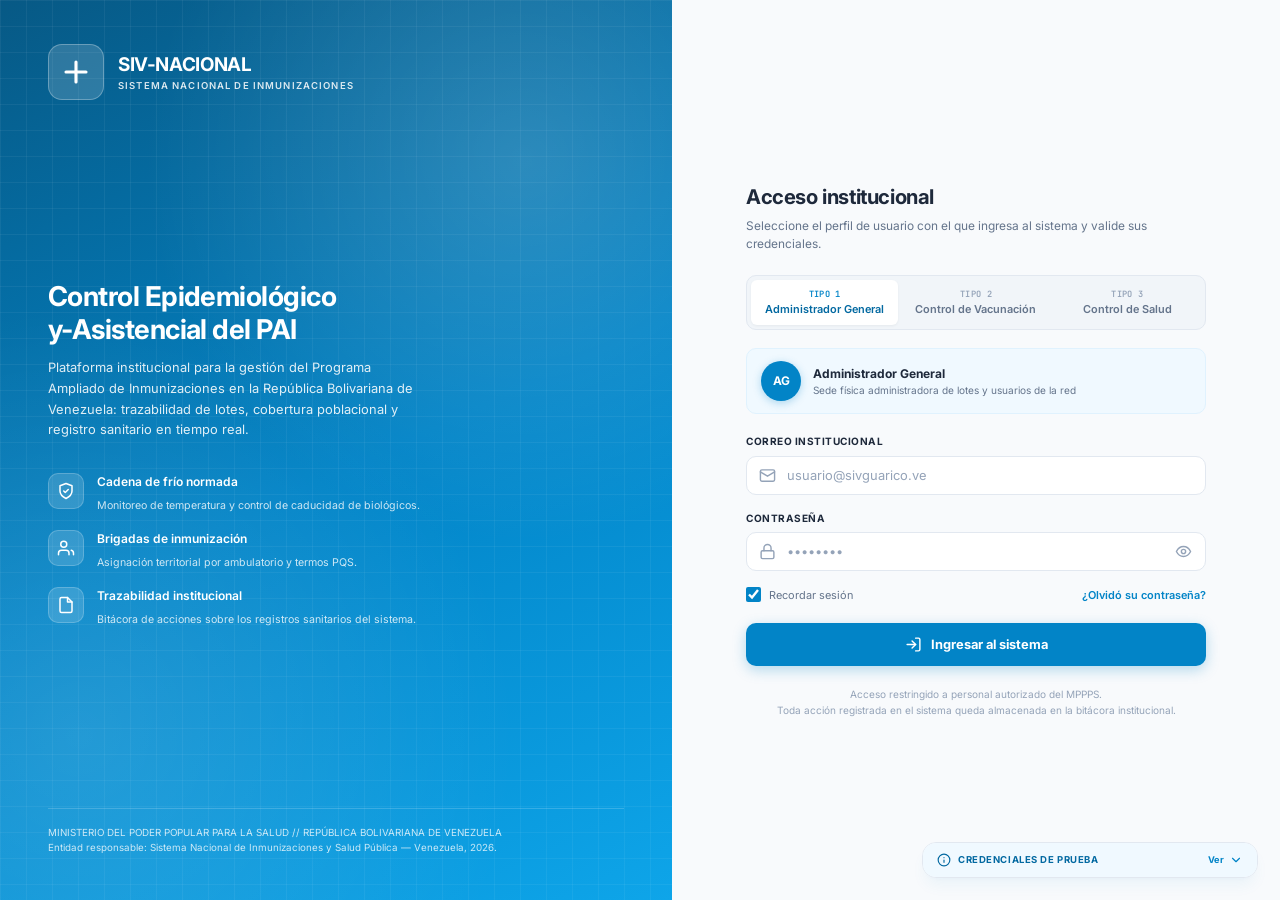
<file: vistas/login.html>
<!DOCTYPE html>
<html lang="es">

<head>
    <meta charset="UTF-8">
    <meta name="viewport" content="width=device-width, initial-scale=1.0">

    <meta name="description"
        content="Acceso institucional al SIV-NACIONAL: Sistema Nacional de Inmunizaciones y Salud Pública (MPPS - SPNS).">

    <title>SIV-NACIONAL // Acceso Institucional</title>

    <link rel="preconnect" href="https://fonts.googleapis.com">
    <link rel="preconnect" href="https://fonts.gstatic.com" crossorigin>
    <link
        href="https://fonts.googleapis.com/css2?family=Inter:wght@300;400;500;600;700&family=JetBrains+Mono:wght@400;600&display=swap"
        rel="stylesheet">
    <link rel="stylesheet" href="css/centro.css">
</head>

<body>

    <div class="auth-shell">

        <!-- ==========================================================
             PANEL INSTITUCIONAL IZQUIERDO
             Identidad del programa, funciones y beneficios del sistema
             ========================================================== -->
        <aside class="auth-aside">

            <div class="auth-brand">
                <div class="auth-cross-icon">
                    <svg viewBox="0 0 24 24" fill="none" stroke="currentColor" stroke-width="2.5" stroke-linecap="round"
                        stroke-linejoin="round">
                        <path d="M12 4v16m-8-8h16"></path>
                    </svg>
                </div>
                <div class="auth-brand-text">
                    <span class="auth-brand-title">SIV-NACIONAL</span>
                    <span class="auth-brand-subtitle">Sistema Nacional de Inmunizaciones</span>
                </div>
            </div>

            <div>
                <h2 class="auth-hero-title">Control Epidemiológico<br>y-Asistencial del PAI</h2>
                <p class="auth-hero-text">
                    Plataforma institucional para la gestión del Programa Ampliado de Inmunizaciones
                    en la República Bolivariana de Venezuela: trazabilidad de lotes, cobertura poblacional y
                    registro sanitario en tiempo real.
                </p>

                <div class="auth-feature-list">
                    <div class="auth-feature">
                        <div class="auth-feature-icon">
                            <svg viewBox="0 0 24 24" fill="none" stroke="currentColor" stroke-width="2"
                                stroke-linecap="round" stroke-linejoin="round">
                                <path d="M12 22s8-4 8-10V5l-8-3-8 3v7c0 6 8 10 8 10z"></path>
                                <path d="m9 12 2 2 4-4"></path>
                            </svg>
                        </div>
                        <div class="auth-feature-text">
                            <strong>Cadena de frío normada</strong>
                            <span>Monitoreo de temperatura y control de caducidad de biológicos.</span>
                        </div>
                    </div>

                    <div class="auth-feature">
                        <div class="auth-feature-icon">
                            <svg viewBox="0 0 24 24" fill="none" stroke="currentColor" stroke-width="2"
                                stroke-linecap="round" stroke-linejoin="round">
                                <path d="M16 21v-2a4 4 0 0 0-4-4H6a4 4 0 0 0-4 4v2"></path>
                                <circle cx="9" cy="7" r="4"></circle>
                                <path d="M22 21v-2a4 4 0 0 0-3-3.87"></path>
                            </svg>
                        </div>
                        <div class="auth-feature-text">
                            <strong>Brigadas de inmunización</strong>
                            <span>Asignación territorial por ambulatorio y termos PQS.</span>
                        </div>
                    </div>

                    <div class="auth-feature">
                        <div class="auth-feature-icon">
                            <svg viewBox="0 0 24 24" fill="none" stroke="currentColor" stroke-width="2"
                                stroke-linecap="round" stroke-linejoin="round">
                                <path d="M14 2H6a2 2 0 0 0-2 2v16a2 2 0 0 0 2 2h12a2 2 0 0 0 2-2V8z"></path>
                                <polyline points="14 2 14 8 20 8"></polyline>
                            </svg>
                        </div>
                        <div class="auth-feature-text">
                            <strong>Trazabilidad institucional</strong>
                            <span>Bitácora de acciones sobre los registros sanitarios del sistema.</span>
                        </div>
                    </div>
                </div>
            </div>

            <div class="auth-aside-footer">
                MINISTERIO DEL PODER POPULAR PARA LA SALUD // REPÚBLICA BOLIVARIANA DE VENEZUELA<br>
                Entidad responsable: Sistema Nacional de Inmunizaciones y Salud Pública — Venezuela, 2026.
            </div>
        </aside>

        <!-- ==========================================================
             FORMULARIO DE ACCESO (COLUMNA DERECHA)
             ========================================================== -->
        <main class="auth-main">

            <div class="auth-card">

                <!-- ==========================================================
                     PASO 1 · CREDENCIALES DE LA CUENTA INSTITUCIONAL
                     ========================================================== -->
                <div class="auth-step is-visible" id="paso-1">

                        <header class="auth-card-header">
                        <h1 class="auth-card-title">Acceso institucional</h1>
                        <p class="auth-card-subtitle">
                            Seleccione el perfil de usuario con el que ingresa al sistema y valide sus credenciales.
                        </p>
                    </header>

                    <!-- SELECTOR TRIPLE DE TIPO DE USUARIO -->
                    <div class="role-switch" role="tablist" aria-label="Tipo de usuario">
                        <button type="button" class="role-switch-btn active" role="tab" aria-selected="true"
                            data-rol="1">
                            <span class="role-switch-code">TIPO 1</span>
                            <span>Administrador General</span>
                        </button>
                        <button type="button" class="role-switch-btn" role="tab" aria-selected="false" data-rol="2">
                            <span class="role-switch-code">TIPO 2</span>
                            <span>Control de Vacunación</span>
                        </button>
                        <button type="button" class="role-switch-btn" role="tab" aria-selected="false" data-rol="3">
                            <span class="role-switch-code">TIPO 3</span>
                            <span>Control de Salud</span>
                        </button>
                    </div>

                    <!-- PERFIL SELECCIONADO -->
                    <div class="auth-profile-chip">
                        <div class="auth-profile-avatar" id="perfil-avatar">AG</div>
                        <div class="auth-profile-text">
                            <span class="auth-profile-name" id="perfil-nombre">Administrador General</span>
                            <span class="auth-profile-desc" id="perfil-descripcion">Sede física administradora de lotes y
                                usuarios de la red</span>
                        </div>
                    </div>

                    <form id="form-login" novalidate>

                        <div class="auth-field">
                            <label for="login-correo">Correo institucional</label>
                            <div class="auth-input-wrap">
                                <svg viewBox="0 0 24 24" fill="none" stroke="currentColor" stroke-width="2"
                                    stroke-linecap="round" stroke-linejoin="round">
                                    <rect x="2" y="4" width="20" height="16" rx="2"></rect>
                                    <path d="m22 7-10 6L2 7"></path>
                                </svg>
                                <input class="auth-input" type="email" id="login-correo" name="correo"
                                    placeholder="usuario@sivguarico.ve" autocomplete="username" required>
                            </div>
                        </div>

                        <div class="auth-field">
                            <label for="login-clave">Contraseña</label>
                            <div class="auth-input-wrap">
                                <svg viewBox="0 0 24 24" fill="none" stroke="currentColor" stroke-width="2"
                                    stroke-linecap="round" stroke-linejoin="round">
                                    <rect x="3" y="11" width="18" height="11" rx="2"></rect>
                                    <path d="M7 11V7a5 5 0 0 1 10 0v4"></path>
                                </svg>
                                <input class="auth-input" type="password" id="login-clave" name="clave"
                                    placeholder="••••••••" autocomplete="current-password" required>
                                <button type="button" class="auth-toggle-btn" id="btn-ver-clave" aria-label="Mostrar contraseña">
                                    <svg viewBox="0 0 24 24" fill="none" stroke="currentColor" stroke-width="2"
                                        stroke-linecap="round" stroke-linejoin="round">
                                        <path d="M2 12s3.5-7 10-7 10 7 10 7-3.5 7-10 7-10-7-10-7Z"></path>
                                        <circle cx="12" cy="12" r="3"></circle>
                                    </svg>
                                </button>
                            </div>
                        </div>

                        <div class="auth-field-row">
                            <label class="auth-check-inline">
                                <input type="checkbox" id="login-recordar" checked>
                                <span>Recordar sesión</span>
                            </label>
                            <a href="#" class="auth-link-soft" id="link-recuperar">¿Olvidó su contraseña?</a>
                        </div>

                        <button type="submit" class="btn-auth-submit" id="btn-ingresar">
                            <svg viewBox="0 0 24 24" fill="none" stroke="currentColor" stroke-width="2" stroke-linecap="round"
                                stroke-linejoin="round">
                                <path d="M15 3h4a2 2 0 0 1 2 2v14a2 2 0 0 1-2 2h-4"></path>
                                <polyline points="10 17 15 12 10 7"></polyline>
                                <line x1="15" y1="12" x2="3" y2="12"></line>
                            </svg>
                            <span>Ingresar al sistema</span>
                        </button>
                    </form>

                    <p class="auth-legal">
                        Acceso restringido a personal autorizado del MPPPS.<br>
                        Toda acción registrada en el sistema queda almacenada en la bitácora institucional.
                    </p>

                </div>

                <!-- ==========================================================
                     PASO 2 · PERFIL PERSONAL (EXCLUSIVO DEL TIPO 2)
                     Una vez validada la cuenta del centro de salud, cada
                     persona se identifica con su propio perfil, igual que
                     los perfiles de usuario de un servicio de streaming.
                     ========================================================== -->
                <div class="auth-step" id="paso-2">

                    <header class="auth-card-header">
                        <h1 class="auth-card-title">Seleccione su perfil</h1>
                        <p class="auth-card-subtitle" id="paso-2-subtitulo">
                            Elija su perfil personal e ingrese con su correo y contraseña propios.
                        </p>
                    </header>

                    <div class="auth-step-center">
                        <svg viewBox="0 0 24 24" fill="none" stroke="currentColor" stroke-width="2"
                            stroke-linecap="round" stroke-linejoin="round">
                            <path d="M3 21h18"></path>
                            <path d="M5 21V7l7-4 7 4v14"></path>
                            <path d="M9 21v-5h6v5"></path>
                        </svg>
                        <span id="paso-2-centro">Centro de salud</span>
                    </div>

                    <div class="profile-picker-grid" id="lista-perfiles"></div>

                    <p class="profile-picker-empty" id="perfiles-vacios" hidden>
                        Esta cuenta de centro todavía no tiene perfiles registrados.
                        Solicite al Administrador General (tipo 1) la creación del perfil base.
                    </p>

                    <form id="form-perfil" novalidate hidden>
                        <div class="profile-credentials-panel">

                            <div class="auth-field">
                                <label for="perfil-correo">Correo personal</label>
                                <div class="auth-input-wrap">
                                    <svg viewBox="0 0 24 24" fill="none" stroke="currentColor" stroke-width="2"
                                        stroke-linecap="round" stroke-linejoin="round">
                                        <rect x="2" y="4" width="20" height="16" rx="2"></rect>
                                        <path d="m22 7-10 6L2 7"></path>
                                    </svg>
                                    <input class="auth-input" type="email" id="perfil-correo" name="correoPerfil"
                                        placeholder="nombre.apellido@sivguarico.ve" autocomplete="username" required>
                                </div>
                            </div>

                            <div class="auth-field">
                                <label for="perfil-clave">Contraseña personal</label>
                                <div class="auth-input-wrap">
                                    <svg viewBox="0 0 24 24" fill="none" stroke="currentColor" stroke-width="2"
                                        stroke-linecap="round" stroke-linejoin="round">
                                        <rect x="3" y="11" width="18" height="11" rx="2"></rect>
                                        <path d="M7 11V7a5 5 0 0 1 10 0v4"></path>
                                    </svg>
                                    <input class="auth-input" type="password" id="perfil-clave" name="clavePerfil"
                                        placeholder="••••••••" autocomplete="current-password" required>
                                    <button type="button" class="auth-toggle-btn" id="btn-ver-clave-perfil"
                                        aria-label="Mostrar contraseña">
                                        <svg viewBox="0 0 24 24" fill="none" stroke="currentColor" stroke-width="2"
                                            stroke-linecap="round" stroke-linejoin="round">
                                            <path d="M2 12s3.5-7 10-7 10 7 10 7-3.5 7-10 7-10-7-10-7Z"></path>
                                            <circle cx="12" cy="12" r="3"></circle>
                                        </svg>
                                    </button>
                                </div>
                            </div>

                            <button type="submit" class="btn-auth-submit" id="btn-ingresar-perfil">
                                <svg viewBox="0 0 24 24" fill="none" stroke="currentColor" stroke-width="2" stroke-linecap="round"
                                    stroke-linejoin="round">
                                    <path d="M15 3h4a2 2 0 0 1 2 2v14a2 2 0 0 1-2 2h-4"></path>
                                    <polyline points="10 17 15 12 10 7"></polyline>
                                    <line x1="15" y1="12" x2="3" y2="12"></line>
                                </svg>
                                <span>Entrar con este perfil</span>
                            </button>
                        </div>
                    </form>

                    <div class="auth-step-actions">
                        <button type="button" class="auth-back-btn" id="btn-volver-paso-1">
                            <svg viewBox="0 0 24 24" fill="none" stroke="currentColor" stroke-width="2"
                                stroke-linecap="round" stroke-linejoin="round">
                                <polyline points="15 18 9 12 15 6"></polyline>
                            </svg>
                            <span>Cambiar de cuenta</span>
                        </button>
                        <span class="auth-step-note">
                            Sólo el jefe del centro registra perfiles adicionales.
                        </span>
                    </div>
                </div>
            </div>
        </main>
    </div>

    <!-- ==========================================================
         CREDENCIALES DE DEMOSTRACIÓN (ESQUINA INFERIOR DERECHA)
         Hardcoded: reemplaza la futura validación contra la base de datos.
         ========================================================== -->
    <aside class="demo-credentials is-collapsed" aria-label="Credenciales de demostración">
        <div class="demo-cred-header">
            <span class="demo-cred-title">
                <svg viewBox="0 0 24 24" fill="none" stroke="currentColor" stroke-width="2" stroke-linecap="round"
                    stroke-linejoin="round">
                    <circle cx="12" cy="12" r="10"></circle>
                    <path d="M12 16v-4"></path>
                    <path d="M12 8h.01"></path>
                </svg>
                Credenciales de prueba
            </span>
            <button type="button" class="demo-cred-toggle is-collapsed" id="btn-plegar-credenciales">
                <span>Ver</span>
                <svg viewBox="0 0 24 24" fill="none" stroke="currentColor" stroke-width="2" stroke-linecap="round"
                    stroke-linejoin="round">
                    <polyline points="6 9 12 15 18 9"></polyline>
                </svg>
            </button>
        </div>

        <div class="demo-cred-list is-collapsed" id="lista-credenciales">
            <button type="button" class="demo-cred-item" data-rol="1">
                <span class="demo-cred-role">
                    <span class="demo-cred-code">TIPO 1</span>
                    Administrador General
                </span>
                <span class="demo-cred-line">admin.general@sivguarico.ve</span>
                <span class="demo-cred-line">AdminGeneral2026!</span>
            </button>

            <button type="button" class="demo-cred-item" data-rol="2">
                <span class="demo-cred-role">
                    <span class="demo-cred-code">TIPO 2</span>
                    Control de Vacunación
                </span>
                <span class="demo-cred-line">control.vacunacion@sivguarico.ve</span>
                <span class="demo-cred-line">ControlVacunacion2026!</span>
            </button>

            <!-- PERFILES PERSONALES DE LA CUENTA DE CENTRO -->
            <div class="demo-cred-subgroup" id="demo-perfiles-tipo2"></div>

            <button type="button" class="demo-cred-item" data-rol="3">
                <span class="demo-cred-role">
                    <span class="demo-cred-code">TIPO 3</span>
                    Control de Salud
                </span>
                <span class="demo-cred-line">control.salud@sivguarico.ve</span>
                <span class="demo-cred-line">ControlSalud2026!</span>
            </button>
        </div>

        <div class="demo-cred-hint" id="demo-cred-hint">
            Haga clic en un perfil para autocompletar sus credenciales.
        </div>
    </aside>

    <script src="js/ui.js"></script>
    <script src="js/perfiles.js"></script>
    <script>
        /* ==================================================================
           LÓGICA DE ACCESO (SOLO INTERFAZ / UI)
           La validación definitiva contra la base de datos corresponde a la
           capa de Controladores (C) del MVC, aún no implementada.

           Flujo del TIPO 2 (Control de Vacunación):
             1. Se valida la CUENTA DEL CENTRO DE SALUD (una sola por sede,
                compartida por varias personas).
             2. Se elige el PERFIL PERSONAL de quien opera el sistema, igual
                que en los servicios de streaming.
             3. Se validan el correo y la contraseña personales de ese perfil.
           ================================================================== */
        (function () {
            'use strict';

            /* --- Perfiles del sistema (hardcoded, sustituto temporal de la DB) --- */
            var PERFILES = {
                '1': {
                    nombre: 'Administrador General',
                    descripcion: 'Sede física administradora de lotes y usuarios de la red',
                    iniciales: 'AG',
                    correo: 'admin.general@sivguarico.ve',
                    clave: 'AdminGeneral2026!',
                    destino: 'admin/index.html'
                },
                '2': {
                    nombre: 'Control de Vacunación',
                    descripcion: 'Cuenta del centro de salud con perfiles personales',
                    iniciales: 'CV',
                    correo: 'control.vacunacion@sivguarico.ve',
                    clave: 'ControlVacunacion2026!',
                    destino: 'centro.html'
                },
                '3': {
                    nombre: 'Control de Salud',
                    descripcion: 'Vigilancia epidemiológica y control de cobertura',
                    iniciales: 'CS',
                    correo: 'control.salud@sivguarico.ve',
                    clave: 'ControlSalud2026!',
                    destino: 'centro.html'
                }
            };

            var rolActual = '1';
            var centroActual = null;
            var perfilSeleccionado = null;

            var botones = document.querySelectorAll('.role-switch-btn');
            var inputCorreo = document.getElementById('login-correo');
            var inputClave = document.getElementById('login-clave');
            var perfilNombre = document.getElementById('perfil-nombre');
            var perfilDescripcion = document.getElementById('perfil-descripcion');
            var perfilAvatar = document.getElementById('perfil-avatar');
            var listaCredenciales = document.getElementById('lista-credenciales');
            var botonPlegar = document.getElementById('btn-plegar-credenciales');

            var pasoUno = document.getElementById('paso-1');
            var pasoDos = document.getElementById('paso-2');
            var listaPerfiles = document.getElementById('lista-perfiles');
            var perfilesVacios = document.getElementById('perfiles-vacios');
            var formPerfil = document.getElementById('form-perfil');
            var inputPerfilCorreo = document.getElementById('perfil-correo');
            var inputPerfilClave = document.getElementById('perfil-clave');
            var textoCentro = document.getElementById('paso-2-centro');
            var subtituloPasoDos = document.getElementById('paso-2-subtitulo');
            var contDemoPerfiles = document.getElementById('demo-perfiles-tipo2');

            /* --- Utilidad para construir elementos sin depender de innerHTML --- */
            function crear(etiqueta, clase, texto) {
                var elemento = document.createElement(etiqueta);
                if (clase) { elemento.className = clase; }
                if (texto !== undefined && texto !== null) { elemento.textContent = texto; }
                return elemento;
            }

            /* --- Pintar el perfil seleccionado --- */
            function pintarPerfil(rol) {
                var perfil = PERFILES[rol];
                perfilNombre.textContent = perfil.nombre;
                perfilDescripcion.textContent = perfil.descripcion;
                perfilAvatar.textContent = perfil.iniciales;
            }

            /* --- Alternar entre el paso 1 y el paso 2 --- */
            function mostrarPaso(numero) {
                pasoUno.classList.toggle('is-visible', numero === 1);
                pasoDos.classList.toggle('is-visible', numero === 2);
            }

            /* --- Activar un tipo de usuario en el selector triple --- */
            function seleccionarRol(rol) {
                Array.prototype.forEach.call(botones, function (b) {
                    b.classList.remove('active');
                    b.setAttribute('aria-selected', 'false');
                });

                var destino = document.querySelector('.role-switch-btn[data-rol="' + rol + '"]');
                if (destino) {
                    destino.classList.add('active');
                    destino.setAttribute('aria-selected', 'true');
                }

                rolActual = rol;
                pintarPerfil(rolActual);
            }

            /* --- Validar la CUENTA del centro de salud (tipo 2) --- */
            function validarCuentaCentro(correo, clave) {
                var centro = SIV.centros.validarCuenta(correo, clave);
                if (centro) { return centro; }

                var demo = PERFILES['2'];
                if (correo === demo.correo.toLowerCase() && clave === demo.clave) {
                    return SIV.centros.obtener(demo.correo);
                }

                return null;
            }

            /* --- Dibujar las tarjetas de perfil personal --- */
            function pintarPerfiles() {
                listaPerfiles.innerHTML = '';

                var perfiles = centroActual ? centroActual.perfiles : [];

                if (!perfiles.length) {
                    perfilesVacios.hidden = false;
                    formPerfil.hidden = true;
                    return;
                }

                perfilesVacios.hidden = true;

                perfiles.forEach(function (perfil) {
                    var tarjeta = crear('button', 'profile-card' + (perfil.rol === 'jefe' ? ' is-jefe' : ''));
                    tarjeta.type = 'button';
                    tarjeta.setAttribute('data-id', perfil.id);

                    tarjeta.appendChild(crear('span', 'profile-card-avatar', SIV.centros.iniciales(perfil.nombre)));
                    tarjeta.appendChild(crear('span', 'profile-card-name', perfil.nombre));
                    tarjeta.appendChild(crear('span', 'profile-card-cargo', perfil.cargo));
                    tarjeta.appendChild(crear(
                        'span',
                        'profile-card-tag' + (perfil.rol === 'jefe' ? ' tag-jefe' : ''),
                        perfil.rol === 'jefe' ? 'Jefe del centro' : 'Enfermero(a)'
                    ));

                    tarjeta.addEventListener('click', function () {
                        seleccionarPerfil(perfil.id);
                    });

                    listaPerfiles.appendChild(tarjeta);
                });
            }

            /* --- Seleccionar un perfil personal y mostrar sus credenciales --- */
            function seleccionarPerfil(id) {
                if (!centroActual) { return; }

                var perfiles = centroActual.perfiles;
                var encontrado = null;

                for (var i = 0; i < perfiles.length; i++) {
                    if (perfiles[i].id === id) { encontrado = perfiles[i]; break; }
                }
                if (!encontrado) { return; }

                perfilSeleccionado = encontrado;

                Array.prototype.forEach.call(listaPerfiles.querySelectorAll('.profile-card'), function (tarjeta) {
                    tarjeta.classList.toggle('is-selected', tarjeta.getAttribute('data-id') === id);
                });

                formPerfil.hidden = false;
                inputPerfilCorreo.value = encontrado.correo;
                inputPerfilClave.value = '';
                inputPerfilClave.focus();
            }

            /* --- Preparar el paso 2 a partir de una cuenta validada --- */
            function abrirPasoDos(centro) {
                centroActual = centro;
                perfilSeleccionado = null;

                textoCentro.textContent = centro.centro + ' — ' + centro.correoCuenta;
                subtituloPasoDos.textContent =
                    'Elija su perfil personal e ingrese con su correo y contraseña propios.';

                formPerfil.hidden = true;
                pintarPerfiles();
                mostrarPaso(2);
            }

            /* --- Cambio de tipo de usuario (triple switch) --- */
            Array.prototype.forEach.call(botones, function (boton) {
                boton.addEventListener('click', function () {
                    seleccionarRol(boton.getAttribute('data-rol'));
                    mostrarPaso(1);
                });
            });

            /* --- Autocompletado desde la tarjeta de credenciales --- */
            function plegarCredenciales(plegada) {
                listaCredenciales.classList.toggle('is-collapsed', plegada);
                botonPlegar.classList.toggle('is-collapsed', plegada);
                botonPlegar.closest('.demo-credentials').classList.toggle('is-collapsed', plegada);
                botonPlegar.querySelector('span').textContent = plegada ? 'Ver' : 'Ocultar';
            }

            Array.prototype.forEach.call(listaCredenciales.querySelectorAll('.demo-cred-item[data-rol]'), function (item) {
                item.addEventListener('click', function () {
                    var rol = item.getAttribute('data-rol');
                    var perfil = PERFILES[rol];

                    seleccionarRol(rol);
                    inputCorreo.value = perfil.correo;
                    inputClave.value = perfil.clave;

                    /* El tipo 2 continúa en el selector de perfil personal */
                    if (rol === '2') {
                        var centro = validarCuentaCentro(perfil.correo, perfil.clave);
                        if (centro) { abrirPasoDos(centro); }
                    }

                    /* El tipo 2 aún necesita ver las credenciales de sus perfiles:
                       la tarjeta se mantiene abierta hasta elegir uno. */
                    if (rol !== '2') {
                        plegarCredenciales(true);
                    }
                });
            });

            /* --- Credenciales de demostración: perfiles de la cuenta tipo 2 --- */
            function pintarCredencialesTipo2() {
                if (!contDemoPerfiles) { return; }

                contDemoPerfiles.innerHTML = '';
                contDemoPerfiles.appendChild(crear('span', 'demo-cred-subgroup-title',
                    'Perfiles personales de esa cuenta'));

                var centro = SIV.centros.obtener(PERFILES['2'].correo);
                if (!centro) { return; }

                centro.perfiles.forEach(function (perfil) {
                    var item = crear('button', 'demo-cred-item is-sub');
                    item.type = 'button';

                    var lineaRol = crear('span', 'demo-cred-role');
                    lineaRol.appendChild(crear('span', 'demo-cred-sub-tag',
                        perfil.rol === 'jefe' ? 'JEFE CENTRO' : 'ENFERMERO'));
                    lineaRol.appendChild(document.createTextNode(perfil.nombre));

                    item.appendChild(lineaRol);
                    item.appendChild(crear('span', 'demo-cred-line', perfil.correo));
                    item.appendChild(crear('span', 'demo-cred-line', perfil.clave));

                    item.addEventListener('click', function () {
                        seleccionarRol('2');
                        inputCorreo.value = centro.correoCuenta;
                        inputClave.value = centro.claveCuenta;

                        abrirPasoDos(centro);
                        seleccionarPerfil(perfil.id);

                        /* Autocompleta las credenciales personales del perfil
                           y pliega la tarjeta para dejar libre el formulario. */
                        inputPerfilCorreo.value = perfil.correo;
                        inputPerfilClave.value = perfil.clave;
                        plegarCredenciales(true);
                    });

                    contDemoPerfiles.appendChild(item);
                });
            }

            /* --- Mostrar / ocultar contraseña de la cuenta --- */
            document.getElementById('btn-ver-clave').addEventListener('click', function () {
                var visible = inputClave.type === 'text';
                inputClave.type = visible ? 'password' : 'text';
                this.setAttribute('aria-label', visible ? 'Mostrar contraseña' : 'Ocultar contraseña');
            });

            /* --- Mostrar / ocultar contraseña del perfil personal --- */
            document.getElementById('btn-ver-clave-perfil').addEventListener('click', function () {
                var visible = inputPerfilClave.type === 'text';
                inputPerfilClave.type = visible ? 'password' : 'text';
                this.setAttribute('aria-label', visible ? 'Mostrar contraseña' : 'Ocultar contraseña');
            });

            /* --- Plegar / desplegar la tarjeta de credenciales --- */
            botonPlegar.addEventListener('click', function () {
                plegarCredenciales(!listaCredenciales.classList.contains('is-collapsed'));
            });

            /* --- Recuperación de contraseña (placeholder de UI) --- */
            document.getElementById('link-recuperar').addEventListener('click', function (evento) {
                evento.preventDefault();
                SIV.toast(
                    'La recuperación de credenciales estará disponible cuando se habilite el servicio de correo institucional.',
                    'info'
                );
            });

            /* --- Envío del formulario de credenciales de la cuenta --- */
            document.getElementById('form-login').addEventListener('submit', function (evento) {
                evento.preventDefault();

                var perfil = PERFILES[rolActual];
                var correo = (inputCorreo.value || '').trim().toLowerCase();
                var clave = inputClave.value || '';

                if (!correo || !clave) {
                    SIV.toast('Debe completar el correo institucional y la contraseña para ingresar.', 'error');
                    return;
                }

                /* Tipo 2: se valida la cuenta del centro y se pasa al perfil personal */
                if (rolActual === '2') {
                    var centro = validarCuentaCentro(correo, clave);

                    if (!centro) {
                        SIV.toast(
                            'Las credenciales de la cuenta del centro de salud son inválidas. ' +
                            'Verifique el correo y la contraseña e intente nuevamente.',
                            'error',
                            5000,
                            'Credenciales inválidas'
                        );
                        inputClave.value = '';
                        inputClave.focus();
                        return;
                    }

                    abrirPasoDos(centro);
                    return;
                }

                if (correo !== perfil.correo.toLowerCase() || clave !== perfil.clave) {
                    SIV.toast(
                        'Las credenciales ingresadas son inválidas para el perfil "' + perfil.nombre +
                        '". Verifique el correo y la contraseña e intente nuevamente.',
                        'error',
                        5000,
                        'Credenciales inválidas'
                    );
                    inputClave.value = '';
                    inputClave.focus();
                    return;
                }

                SIV.toast('Acceso concedido. Redirigiendo al módulo de ' + perfil.nombre + '...', 'success', 2200);

                /* Una cuenta tipo 1 o tipo 3 no arrastra el perfil de un centro */
                if (window.SIV && SIV.centros) { SIV.centros.cerrarSesion(); }

                window.setTimeout(function () {
                    window.location.href = perfil.destino;
                }, 700);
            });

            /* --- Envío del formulario de credenciales del perfil personal --- */
            formPerfil.addEventListener('submit', function (evento) {
                evento.preventDefault();

                if (!centroActual || !perfilSeleccionado) {
                    SIV.toast('Seleccione primero su perfil personal.', 'error');
                    return;
                }

                var correo = (inputPerfilCorreo.value || '').trim().toLowerCase();
                var clave = inputPerfilClave.value || '';

                if (!correo || !clave) {
                    SIV.toast('Complete el correo personal y la contraseña de su perfil.', 'error');
                    return;
                }

                var perfil = SIV.centros.validarPerfil(centroActual.correoCuenta, correo, clave);

                if (!perfil) {
                    SIV.toast(
                        'El correo o la contraseña del perfil son inválidos. Verifique e intente nuevamente.',
                        'error',
                        5000,
                        'Credenciales inválidas'
                    );
                    inputPerfilClave.value = '';
                    inputPerfilClave.focus();
                    return;
                }

                SIV.centros.iniciarSesion(centroActual, perfil);

                /* Redirección correspondiente: Jefe de Centro -> centro.html | Enfermero -> enfermero.html */
                var esJefe = (perfil.rol === 'jefe');
                var destino = esJefe ? 'centro.html' : 'enfermero.html';
                var nombreDestino = esJefe ? ('Perfil del Centro de Salud (' + centroActual.centro + ')') : 'Perfil de Enfermero(a)';

                SIV.toast('Acceso concedido. Redirigiendo al ' + nombreDestino + '...', 'success', 2200);

                window.setTimeout(function () {
                    window.location.href = destino;
                }, 700);
            });

            /* --- Volver al paso 1 (cambiar de cuenta) --- */
            document.getElementById('btn-volver-paso-1').addEventListener('click', function () {
                centroActual = null;
                perfilSeleccionado = null;
                formPerfil.hidden = true;
                mostrarPaso(1);
                inputClave.focus();
            });

            /* --- Estado inicial --- */
            pintarPerfil(rolActual);
            pintarCredencialesTipo2();
        })();
    </script>
</body>

</html>
</file>
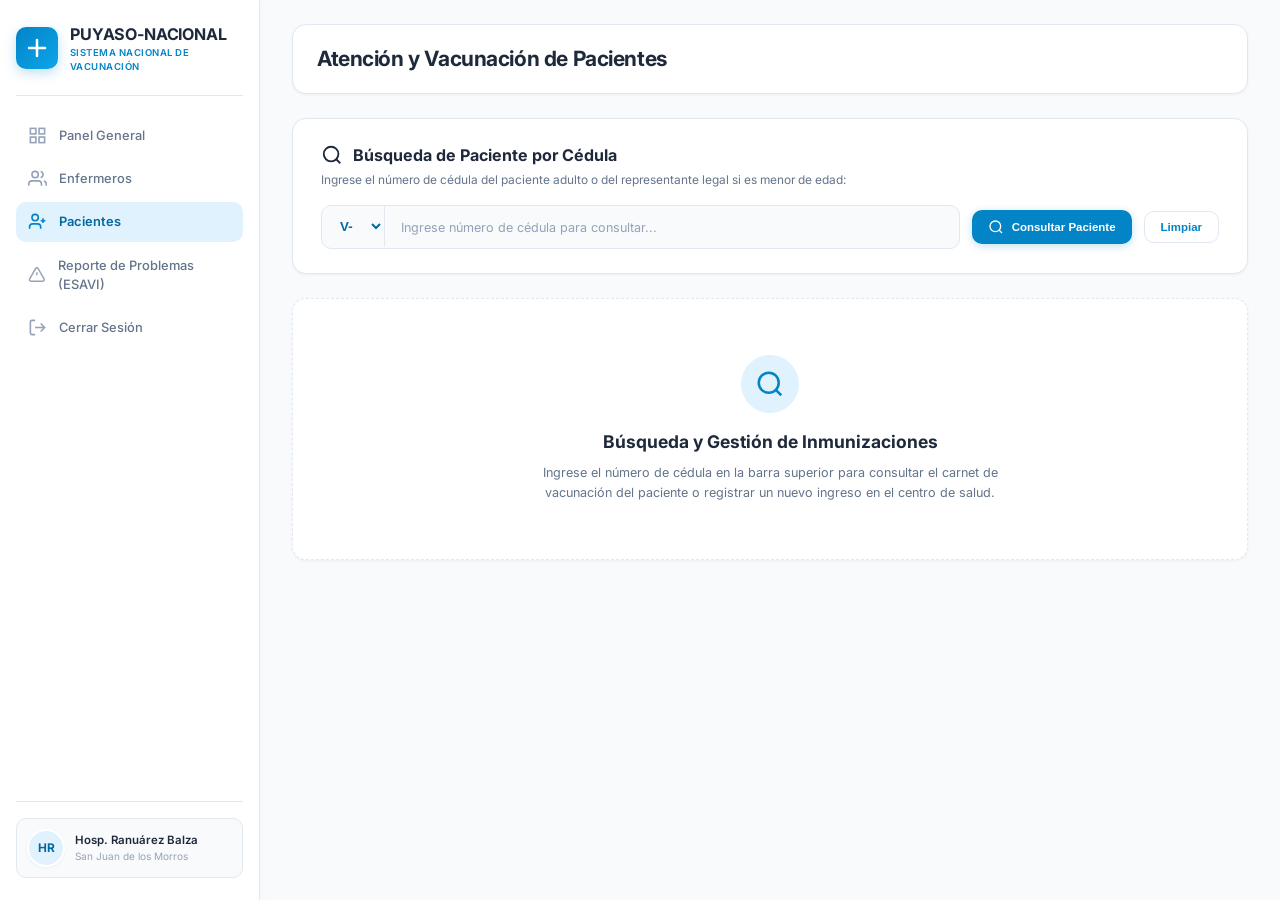
<file: vistas/pacientes.html>
<!DOCTYPE html>
<html lang="es">

<head>
    <meta charset="UTF-8">
    <meta name="viewport" content="width=device-width, initial-scale=1.0">
    <meta name="description"
        content="Sistema Nacional de Inmunizaciones (SIV): Búsqueda por cédula, consulta de carnet, registro de nuevo paciente y aplicación de vacunas.">
    <title>PUYASO / Sistema Nacional de Inmunizaciones - Pacientes</title>

    <!-- Fuentes Médicas -->
    <link rel="preconnect" href="https://fonts.googleapis.com">
    <link rel="preconnect" href="https://fonts.gstatic.com" crossorigin>
    <link
        href="https://fonts.googleapis.com/css2?family=Inter:wght@300;400;500;600;700&family=JetBrains+Mono:wght@400;600&display=swap"
        rel="stylesheet">
    <link rel="stylesheet" href="css/centro.css">
</head>

<body>
    <div class="health-layout">

        <!-- BARRA LATERAL MÉDICA -->
        <aside class="health-sidebar" id="health-sidebar">
            <div>
                <div class="sidebar-brand">
                    <div class="brand-cross-icon">
                        <svg viewBox="0 0 24 24" fill="none" stroke="currentColor" stroke-width="2.5"
                            stroke-linecap="round" stroke-linejoin="round">
                            <path d="M12 4v16m-8-8h16"></path>
                        </svg>
                    </div>
                    <div class="brand-text-block">
                        <span class="brand-title">PUYASO-NACIONAL</span>
                        <span class="brand-subtitle">Sistema Nacional de Vacunación</span>
                    </div>
                </div>

                <nav class="health-nav" aria-label="Navegación principal">
                    <ul class="health-nav-list">
                        <li class="health-nav-item">
                            <a href="centro.html" class="health-nav-link" id="nav-dashboard">
                                <svg viewBox="0 0 24 24" fill="none" stroke="currentColor" stroke-width="2">
                                    <rect x="3" y="3" width="7" height="7"></rect>
                                    <rect x="14" y="3" width="7" height="7"></rect>
                                    <rect x="14" y="14" width="7" height="7"></rect>
                                    <rect x="3" y="14" width="7" height="7"></rect>
                                </svg>
                                <span>Panel General</span>
                            </a>
                        </li>
                        <li class="health-nav-item">
                            <a href="centro.html#seccion-enfermeros" class="health-nav-link" id="nav-enfermeros">
                                <svg viewBox="0 0 24 24" fill="none" stroke="currentColor" stroke-width="2">
                                    <path d="M17 21v-2a4 4 0 0 0-4-4H5a4 4 0 0 0-4 4v2"></path>
                                    <circle cx="9" cy="7" r="4"></circle>
                                    <path d="M23 21v-2a4 4 0 0 0-3-3.87"></path>
                                    <path d="M16 3.13a4 4 0 0 1 0 7.75"></path>
                                </svg>
                                <span>Enfermeros</span>
                            </a>
                        </li>
                        <li class="health-nav-item active">
                            <a href="pacientes.html" class="health-nav-link" id="nav-pacientes">
                                <svg viewBox="0 0 24 24" fill="none" stroke="currentColor" stroke-width="2">
                                    <path d="M16 21v-2a4 4 0 0 0-4-4H6a4 4 0 0 0-4 4v2"></path>
                                    <circle cx="9" cy="7" r="4"></circle>
                                    <line x1="19" y1="8" x2="19" y2="14"></line>
                                    <line x1="22" y1="11" x2="16" y2="11"></line>
                                </svg>
                                <span>Pacientes</span>
                            </a>
                        </li>
                        <li class="health-nav-item">
                            <a href="reportes.html" class="health-nav-link" id="nav-reportes">
                                <svg viewBox="0 0 24 24" fill="none" stroke="currentColor" stroke-width="2">
                                    <path d="m21.73 18-8-14a2 2 0 0 0-3.48 0l-8 14A2 2 0 0 0 4 21h16a2 2 0 0 0 1.73-3Z">
                                    </path>
                                    <line x1="12" y1="9" x2="12" y2="13"></line>
                                    <line x1="12" y1="17" x2="12.01" y2="17"></line>
                                </svg>
                                <span>Reporte de Problemas (ESAVI)</span>
                            </a>
                        </li>
                        <li class="health-nav-item">
                            <a href="login.html" class="health-nav-link" id="nav-logout">
                                <svg viewBox="0 0 24 24" fill="none" stroke="currentColor" stroke-width="2">
                                    <path d="M9 21H5a2 2 0 0 1-2-2V5a2 2 0 0 1 2-2h4"></path>
                                    <polyline points="16 17 21 12 16 7"></polyline>
                                    <line x1="21" y1="12" x2="9" y2="12"></line>
                                </svg>
                                <span>Cerrar Sesión</span>
                            </a>
                        </li>
                    </ul>
                </nav>
            </div>

            <div class="sidebar-center-perfil">
                <div class="center-perfil-card">
                    <div class="center-avatar-circle">HR</div>
                    <div class="center-info-text">
                        <span class="center-name">Hosp. Ranuárez Balza</span>
                        <span style="font-size: 0.72rem; color: var(--color-texto-muted);">San Juan de los Morros</span>
                    </div>
                </div>
            </div>
        </aside>

        <!-- CONTENIDO PRINCIPAL -->
        <main class="health-main-viewport">

            <!-- CABECERA INSTITUCIONAL -->
            <header class="health-header">
                <div class="header-left-col">
                    <h1 class="health-main-heading">Atención y Vacunación de Pacientes</h1>
                </div>
            </header>

            <div class="patient-module-container">

                <!-- ==============================================================
                     BARRA DE BÚSQUEDA DEL PACIENTE (SIEMPRE DISPONIBLE ARRIBA)
                     ============================================================== -->
                <section class="patient-search-card" aria-label="Búsqueda de Paciente">
                    <div class="search-card-header">
                        <h2 class="search-card-title">
                            <svg viewBox="0 0 24 24" width="22" height="22" fill="none" stroke="currentColor"
                                stroke-width="2">
                                <circle cx="11" cy="11" r="8"></circle>
                                <line x1="21" y1="21" x2="16.65" y2="16.65"></line>
                            </svg>
                            <span>Búsqueda de Paciente por Cédula</span>
                        </h2>
                        <p class="search-card-subtitle">
                            Ingrese el número de cédula del paciente adulto o del representante legal si es menor de
                            edad:
                        </p>
                    </div>

                    <form class="patient-search-form" onsubmit="event.preventDefault(); consultarPaciente();">
                        <div class="patient-search-input-group">
                            <select class="patient-doc-type" id="tipo-doc-select" name="tipo_doc"
                                title="Tipo de documento">
                                <option value="V" selected>V-</option>
                                <option value="E">E-</option>
                            </select>
                            <input type="text" id="input-cedula" class="patient-search-input" name="cedula" value=""
                                placeholder="Ingrese número de cédula para consultar..." autocomplete="off"
                                onkeydown="if(event.key === 'Enter'){ event.preventDefault(); consultarPaciente(); }">
                        </div>
                        <button type="button" onclick="consultarPaciente()" class="btn-health btn-health-primary"
                            style="cursor: pointer; display: inline-flex; align-items: center; gap: 8px; border: none;">
                            <svg viewBox="0 0 24 24" width="18" height="18" fill="none" stroke="currentColor"
                                stroke-width="2">
                                <circle cx="11" cy="11" r="8"></circle>
                                <line x1="21" y1="21" x2="16.65" y2="16.65"></line>
                            </svg>
                            <span>Consultar Paciente</span>
                        </button>
                        <button type="button" onclick="verInicio()" class="btn-health btn-health-outline"
                            style="cursor: pointer; border: 1px solid var(--border-color); background: #ffffff;">
                            <span>Limpiar</span>
                        </button>
                    </form>
                </section>


                <!-- ==============================================================
                     ESTADO 1: INICIAL / ESPERANDO CONSULTA
                     ============================================================== -->
                <div id="vista-inicio" class="flow-view-block active" style="display: block;">
                    <div
                        style="background: #ffffff; border: 1.5px dashed var(--border-color); border-radius: var(--radius-lg); padding: 56px 32px; text-align: center; box-shadow: var(--shadow-sm);">
                        <div
                            style="width: 58px; height: 58px; margin: 0 auto 16px; border-radius: 50%; background: var(--color-primario-claro); color: var(--color-primario); display: flex; align-items: center; justify-content: center;">
                            <svg viewBox="0 0 24 24" width="30" height="30" fill="none" stroke="currentColor"
                                stroke-width="2">
                                <circle cx="11" cy="11" r="8"></circle>
                                <line x1="21" y1="21" x2="16.65" y2="16.65"></line>
                            </svg>
                        </div>
                        <h3
                            style="font-size: 1.25rem; font-weight: 700; color: var(--color-texto); margin-bottom: 8px;">
                            Búsqueda y Gestión de Inmunizaciones
                        </h3>
                        <p
                            style="font-size: 0.9rem; color: var(--color-texto-secundario); max-width: 500px; margin: 0 auto; line-height: 1.6;">
                            Ingrese el número de cédula en la barra superior para consultar el carnet de vacunación del
                            paciente o registrar un nuevo ingreso en el centro de salud.
                        </p>
                    </div>
                </div>


                <!-- ==============================================================
                     ESTADO 2: ¿ESTÁ REGISTRADO? -> SOLAMENTE SU TARJETA Y BOTÓN DE CARGAR VACUNA
                     ============================================================== -->
                <div id="vista-encontrado" class="flow-view-block" style="display: none;">

                    <!-- TARJETA CLÍNICA DEL PACIENTE (CARNET OFICIAL PAI) -->
                    <section class="patient-profile-card" aria-label="Ficha Oficial del Paciente">
                        <div class="profile-card-topbar">
                            <div class="profile-identity">
                                <div class="patient-avatar-large" id="paciente-display-avatar">CM</div>
                                <div class="profile-names-block">
                                    <h2 id="paciente-display-nombre">Carlos Eduardo Mendoza Peña</h2>
                                    <div class="profile-meta-badges">
                                        <span class="meta-chip-white font-mono"
                                            id="paciente-display-cedula">V-28.452.190</span>
                                        <span class="meta-chip-white" id="paciente-display-categoria">Mayor de Edad (28
                                            años)</span>
                                        <span class="meta-chip-white" id="paciente-display-sexo">Sexo: Masculino</span>
                                        <span class="meta-chip-white">Estado Guárico</span>
                                    </div>
                                </div>
                            </div>
                            <div style="display: flex; gap: 10px; flex-wrap: wrap; align-items: center;">
                                <button type="button" onclick="verAplicarVacuna()" class="btn-health btn-health-primary"
                                    style="cursor: pointer; background: #ffffff; color: var(--color-primario-oscuro); border-color: #ffffff; font-weight: 700; padding: 10px 20px; font-size: 0.95rem; box-shadow: 0 4px 12px rgba(0, 0, 0, 0.15);">
                                    <span>💉 Cargar Nueva Vacuna</span>
                                </button>
                            </div>
                        </div>

                        <div class="profile-card-body">

                            <!-- DATOS SOCIODEMOGRÁFICOS -->
                            <div class="patient-details-grid">
                                <div class="detail-data-box">
                                    <div class="detail-label">Teléfono de Contacto</div>
                                    <div class="detail-value" id="paciente-display-telf">0414-8901234</div>
                                </div>
                                <div class="detail-data-box">
                                    <div class="detail-label">Fecha de Nacimiento</div>
                                    <div class="detail-value" id="paciente-display-nac">15/04/1998</div>
                                </div>
                                <div class="detail-data-box">
                                    <div class="detail-label">Ubicación Territorial</div>
                                    <div class="detail-value" id="paciente-display-ubicacion">San Juan de los Morros,
                                        Mcpio. Roscio</div>
                                </div>
                                <div class="detail-data-box" id="box-representante" style="display: none;">
                                    <div class="detail-label">Representante Legal</div>
                                    <div class="detail-value" id="paciente-display-rep">No registrado</div>
                                </div>
                                <div class="detail-data-box">
                                    <div class="detail-label">Centro de Salud Emisor</div>
                                    <div class="detail-value">Hospital Dr. Israel Ranuárez Balza</div>
                                </div>
                            </div>

                            <!-- CARNET DE VACUNACIÓN / HISTORIAL COMPLETO -->
                            <div>
                                <div
                                    style="display: flex; justify-content: space-between; align-items: center; margin-bottom: 14px; flex-wrap: wrap; gap: 10px;">
                                    <div>
                                        <h3 style="font-size: 1.05rem; font-weight: 700; color: var(--color-texto);">
                                            Historial y Carnet de Vacunación Registrado
                                        </h3>
                                        <p style="font-size: 0.8rem; color: var(--color-texto-secundario);">
                                            Dosis administradas y certificadas en el Sistema Nacional (PAI - MPPS).
                                        </p>
                                    </div>
                                    <span id="badge-total-dosis"
                                        style="font-size: 0.8rem; font-weight: 700; color: var(--color-primario-oscuro); background: var(--color-primario-claro); padding: 5px 12px; border-radius: 999px;">
                                        ● 3 Dosis Aplicadas
                                    </span>
                                </div>

                                <div class="health-table-container">
                                    <table class="health-table">
                                        <thead>
                                            <tr>
                                                <th>BIOLÓGICO / VACUNA</th>
                                                <th>DOSIS / ESQUEMA</th>
                                                <th>FECHA APLICACIÓN</th>
                                                <th>LOTE</th>
                                                <th>CENTRO DE SALUD</th>
                                                <th>ENFERMERO(A) RESPONSABLE</th>
                                                <th>ESTADO</th>
                                                <th class="text-right">ACCIONES</th>
                                            </tr>
                                        </thead>
                                        <tbody id="tabla-carnet-body">
                                            <!-- Generado dinámicamente -->
                                        </tbody>
                                    </table>
                                </div>

                                <div
                                    style="display: flex; justify-content: space-between; align-items: center; margin-top: 20px; padding-top: 16px; border-top: 1px solid var(--border-color); flex-wrap: wrap; gap: 10px;">
                                    <button type="button" onclick="verInicio()" class="btn-health btn-health-outline"
                                        style="cursor: pointer; background: #ffffff; border: 1px solid var(--border-color);">
                                        <span>🔙 Realizar Otra Búsqueda</span>
                                    </button>
                                    <button type="button" onclick="verAplicarVacuna()"
                                        class="btn-health btn-health-primary"
                                        style="cursor: pointer; padding: 10px 22px; border: none;">
                                        <span>💉 Cargar Nueva Vacuna a este Paciente &rarr;</span>
                                    </button>
                                </div>
                            </div>
                        </div>
                    </section>
                </div>


                <!-- ==============================================================
                     ESTADO 3: ¿NO ESTÁ REGISTRADO? -> FORMULARIO DE REGISTRO
                     ============================================================== -->
                <div id="vista-no-encontrado" class="flow-view-block" style="display: none;">
                    <section class="patient-registration-panel" aria-label="Registro de Paciente Nuevo">

                        <div
                            style="border-bottom: 2px solid var(--border-color); padding-bottom: 14px; margin-bottom: 20px; display: flex; justify-content: space-between; align-items: flex-start; flex-wrap: wrap; gap: 12px;">
                            <div>
                                <h2 class="registration-panel-title">
                                    <svg viewBox="0 0 24 24" width="24" height="24" fill="none" stroke="currentColor"
                                        stroke-width="2">
                                        <path d="M16 21v-2a4 4 0 0 0-4-4H6a4 4 0 0 0-4 4v2"></path>
                                        <circle cx="9" cy="7" r="4"></circle>
                                        <line x1="19" y1="8" x2="19" y2="14"></line>
                                        <line x1="22" y1="11" x2="16" y2="11"></line>
                                    </svg>
                                    <span>Formulario de Ingreso de Paciente Nuevo</span>
                                </h2>
                                <p class="registration-panel-desc" style="margin-bottom: 0;">
                                    La cédula ingresada <strong id="lbl-cedula-no-encontrada"
                                        style="color: var(--color-primario-oscuro); font-family: var(--font-mono);"></strong>
                                    no se encuentra en el sistema. Complete los datos sociodemográficos para habilitar
                                    su carnet oficial.
                                </p>
                            </div>
                            <button type="button" onclick="verInicio()" class="btn-health btn-health-outline"
                                style="cursor: pointer; font-size: 0.8rem; padding: 6px 14px; background: #ffffff; border: 1px solid var(--border-color);">
                                <span>🔙 Cambiar Cédula</span>
                            </button>
                        </div>

                        <div
                            style="border-bottom: 2px solid var(--border-color); padding-bottom: 14px; margin-bottom: 20px;">
                            <h2 class="registration-panel-title">
                                <svg viewBox="0 0 24 24" width="24" height="24" fill="none" stroke="currentColor"
                                    stroke-width="2">
                                    <path d="M16 21v-2a4 4 0 0 0-4-4H6a4 4 0 0 0-4 4v2"></path>
                                    <circle cx="9" cy="7" r="4"></circle>
                                    <line x1="19" y1="8" x2="19" y2="14"></line>
                                    <line x1="22" y1="11" x2="16" y2="11"></line>
                                </svg>
                                <span>Formulario de Ingreso de Paciente Nuevo</span>
                            </h2>
                            <p class="registration-panel-desc" style="margin-bottom: 0;">
                                Ingrese los datos sociodemográficos para habilitar el carnet y proceder con la
                                administración de vacunas.
                            </p>
                        </div>

                        <form id="form-registro-nuevo-paciente"
                            onsubmit="event.preventDefault(); guardarNuevoPaciente();">

                            <!-- CATEGORÍA -->
                            <div
                                style="background: var(--bg-app); border: 1.5px solid var(--border-color); border-radius: var(--radius-md); padding: 14px 18px; margin-bottom: 22px;">
                                <label
                                    style="display: block; font-size: 0.82rem; font-weight: 700; text-transform: uppercase; color: var(--color-primario-oscuro); margin-bottom: 8px;">
                                    Categoría del Paciente a Registrar *
                                </label>
                                <div style="display: flex; gap: 24px; flex-wrap: wrap;">
                                    <label
                                        style="display: flex; align-items: center; gap: 8px; cursor: pointer; font-weight: 600; font-size: 0.9rem;">
                                        <input type="radio" name="cat_paciente" value="adulto" checked onchange="actualizarModoCategoria()"
                                            style="width: 18px; height: 18px; accent-color: var(--color-primario);">
                                        <span>👤 Mayor de Edad / Adulto (Cédula Propia)</span>
                                    </label>
                                    <label
                                        style="display: flex; align-items: center; gap: 8px; cursor: pointer; font-weight: 600; font-size: 0.9rem;">
                                        <input type="radio" name="cat_paciente" value="nino" onchange="actualizarModoCategoria()"
                                            style="width: 18px; height: 18px; accent-color: var(--color-primario);">
                                        <span>👶 Menor de Edad / Pediátrico (Bajo Cédula del Representante)</span>
                                    </label>
                                </div>
                            </div>

                            <!-- DATOS PERSONALES -->
                            <div class="form-section-title">
                                <svg viewBox="0 0 24 24" width="18" height="18" fill="none" stroke="currentColor"
                                    stroke-width="2">
                                    <path d="M20 21v-2a4 4 0 0 0-4-4H8a4 4 0 0 0-4 4v2"></path>
                                    <circle cx="12" cy="7" r="4"></circle>
                                </svg>
                                <span>1. Datos Personales del Paciente</span>
                            </div>

                            <div class="form-grid-3">
                                <div class="form-group-field">
                                    <label for="inp-nombres">Nombres Completos *</label>
                                    <input type="text" id="inp-nombres" name="nombres"
                                        placeholder="Ej: Valentina del Valle" value="Valentina del Valle" required>
                                </div>
                                <div class="form-group-field">
                                    <label for="inp-apellidos">Apellidos Completos *</label>
                                    <input type="text" id="inp-apellidos" name="apellidos"
                                        placeholder="Ej: Gómez Arreaza" value="Gómez Arreaza" required>
                                </div>
                                <div class="form-group-field" id="grupo-cedula-paciente">
                                    <label for="inp-cedula" id="lbl-inp-cedula">Cédula de Identidad *</label>
                                    <div style="display: flex; gap: 8px;">
                                        <select id="inp-tipo-cedula" name="tipo_cedula" style="width: 80px;">
                                            <option value="V">V-</option>
                                            <option value="E">E-</option>
                                        </select>
                                        <input type="text" id="inp-cedula" name="cedula" placeholder="Ej: 14223987"
                                            value="14223987" required style="flex: 1;">
                                    </div>
                                    <span id="hint-cedula-menor" style="display: none; font-size: 0.76rem; color: #166534; margin-top: 4px; font-weight: 600;">
                                        ℹ️ Los menores de edad no requieren cédula propia; se asocian a la cédula del representante legal.
                                    </span>
                                </div>
                            </div>

                            <div class="form-grid-3">
                                <div class="form-group-field">
                                    <label for="inp-fecha-nac">Fecha de Nacimiento *</label>
                                    <input type="date" id="inp-fecha-nac" name="fecha_nac" value="1995-08-22" required>
                                </div>
                                <div class="form-group-field">
                                    <label for="inp-sexo">Sexo *</label>
                                    <select id="inp-sexo" name="sexo" required>
                                        <option value="Femenino" selected>Femenino</option>
                                        <option value="Masculino">Masculino</option>
                                    </select>
                                </div>
                                <div class="form-group-field">
                                    <label for="inp-telefono">Teléfono de Contacto</label>
                                    <input type="tel" id="inp-telefono" name="telefono" value="0412-1234567"
                                        placeholder="Ej: 0412-1234567">
                                </div>
                            </div>

                            <div class="form-grid-3">
                                <div class="form-group-field">
                                    <label for="inp-estado">Estado Territorial *</label>
                                    <select id="inp-estado" name="estado" required>
                                        <option value="Guárico" selected>Guárico</option>
                                        <option value="Distrito Capital">Distrito Capital</option>
                                        <option value="Aragua">Aragua</option>
                                        <option value="Carabobo">Carabobo</option>
                                        <option value="Miranda">Miranda</option>
                                    </select>
                                </div>
                                <div class="form-group-field">
                                    <label for="inp-municipio">Municipio / Parroquia *</label>
                                    <input type="text" id="inp-municipio" name="municipio"
                                        value="Mcpio. Juan Germán Roscio - San Juan de los Morros" required>
                                </div>
                                <div class="form-group-field">
                                    <label for="inp-centro">Centro de Salud *</label>
                                    <input type="text" id="inp-centro" name="centro"
                                        value="Hospital Dr. Israel Ranuárez Balza" required readonly
                                        style="background: #f8fafc;">
                                </div>
                            </div>

                            <!-- DATOS DEL REPRESENTANTE LEGAL -->
                            <div id="seccion-representante"
                                style="background: #f0fdf4; border: 1.5px solid #86efac; border-radius: var(--radius-md); padding: 18px 20px; margin-top: 18px; margin-bottom: 22px;">
                                <div class="form-section-title"
                                    style="margin-top: 0; color: #166534; border-color: #86efac;">
                                    <svg viewBox="0 0 24 24" width="18" height="18" fill="none" stroke="currentColor"
                                        stroke-width="2">
                                        <path d="M17 21v-2a4 4 0 0 0-4-4H5a4 4 0 0 0-4 4v2"></path>
                                        <circle cx="9" cy="7" r="4"></circle>
                                        <path d="M23 21v-2a4 4 0 0 0-3-3.87"></path>
                                        <path d="M16 3.13a4 4 0 0 1 0 7.75"></path>
                                    </svg>
                                    <span id="lbl-titulo-rep">2. Datos del Representante Legal (Requerido para Menores de Edad)</span>
                                </div>

                                <div class="form-grid-3">
                                    <div class="form-group-field">
                                        <label for="inp-rep-cedula" id="lbl-rep-cedula" style="color: #166534;">Cédula del
                                            Representante *</label>
                                        <div style="display: flex; gap: 8px;">
                                            <select name="rep_tipo_cedula" id="sel-rep-tipo-cedula" style="width: 80px;">
                                                <option value="V">V-</option>
                                                <option value="E">E-</option>
                                            </select>
                                            <input type="text" id="inp-rep-cedula" name="rep_cedula"
                                                placeholder="Ej: 24119504" style="flex: 1;">
                                        </div>
                                    </div>
                                    <div class="form-group-field">
                                        <label for="inp-rep-nombre" id="lbl-rep-nombre" style="color: #166534;">Nombres y Apellidos
                                            Representante *</label>
                                        <input type="text" id="inp-rep-nombre" name="rep_nombre"
                                            placeholder="Ej: Ana Gabriela Rojas">
                                    </div>
                                    <div class="form-group-field">
                                        <label for="inp-rep-parentesco" style="color: #166534;">Parentesco /
                                            Filiación</label>
                                        <select id="inp-rep-parentesco" name="rep_parentesco">
                                            <option value="Madre">Madre</option>
                                            <option value="Padre">Padre</option>
                                            <option value="Representante Legal">Representante Legal / Tutor</option>
                                            <option value="Abuelo(a)">Abuelo(a)</option>
                                        </select>
                                    </div>
                                </div>
                            </div>

                            <!-- 3. ANTECEDENTES DE VACUNACIÓN / CARNET PREVIO -->
                            <div
                                style="background: #ffffff; border: 1.5px solid var(--border-color); border-radius: var(--radius-md); padding: 18px 20px; margin-top: 18px; margin-bottom: 22px; box-shadow: var(--shadow-sm);">
                                <div
                                    style="display: flex; justify-content: space-between; align-items: center; margin-bottom: 12px; flex-wrap: wrap; gap: 10px;">
                                    <div class="form-section-title"
                                        style="margin: 0; color: var(--color-primario-oscuro); border: none; padding: 0;">
                                        <svg viewBox="0 0 24 24" width="20" height="20" fill="none"
                                            stroke="currentColor" stroke-width="2">
                                            <path d="M12 2v20M17 5H9.5a3.5 3.5 0 0 0 0 7h5a3.5 3.5 0 0 1 0 7H6"></path>
                                        </svg>
                                        <span>3. Antecedentes de Vacunación (Vacunas Previas / Carnet Físico)</span>
                                    </div>
                                    <div style="display: flex; align-items: center; gap: 10px;">
                                        <span id="badge-contador-previas"
                                            style="font-size: 0.8rem; font-weight: 700; color: var(--color-primario-oscuro); background: var(--color-primario-claro); padding: 4px 12px; border-radius: 999px;">
                                            0 vacunas previas seleccionadas
                                        </span>
                                    </div>
                                </div>

                                <p
                                    style="font-size: 0.88rem; color: var(--color-texto-secundario); margin-bottom: 16px; line-height: 1.5;">
                                    Seleccione las vacunas que el paciente ya tiene aplicadas según su carnet físico o
                                    antecedentes. Al registrarse, se incorporarán directamente a su Carnet Digital
                                    Oficial con estado <strong>Certificado</strong>.
                                </p>

                                <!-- GRID DE VACUNAS PREVIAS DEL PAI -->
                                <div id="contenedor-vacunas-previas"
                                    style="display: grid; grid-template-columns: repeat(auto-fill, minmax(310px, 1fr)); gap: 12px; margin-bottom: 16px;">
                                    <!-- Inyectado dinámicamente desde el catálogo -->
                                </div>

                                <!-- BOTÓN PARA AÑADIR OTRA VACUNA PERSONALIZADA -->
                                <div
                                    style="border-top: 1px dashed var(--border-color); padding-top: 14px; margin-top: 14px; display: flex; justify-content: space-between; align-items: center; flex-wrap: wrap; gap: 10px;">
                                    <span style="font-size: 0.84rem; color: var(--color-texto-secundario);">
                                        ¿El paciente recibió otra vacuna que no figura en el catálogo anterior?
                                    </span>
                                    <button type="button" onclick="agregarFilaVacunaExtra()"
                                        class="btn-health btn-health-outline btn-health-sm"
                                        style="cursor: pointer; background: #ffffff; border: 1px dashed var(--color-primario); color: var(--color-primario); font-weight: 600;">
                                        <span>➕ Añadir Otra Vacuna Previa</span>
                                    </button>
                                </div>

                                <!-- CONTENEDOR DE VACUNAS EXTRAS PERSONALIZADAS -->
                                <div id="contenedor-vacunas-extras"
                                    style="margin-top: 12px; display: flex; flex-direction: column; gap: 10px;"></div>
                            </div>

                            <!-- ACCIONES: REGISTRAR Y GENERAR CARNET -->
                            <div class="action-form-bar">
                                <button type="button" onclick="verInicio()" class="btn-health btn-health-outline"
                                    style="cursor: pointer; background: #ffffff; border: 1px solid var(--border-color);">
                                    <span>Cancelar</span>
                                </button>
                                <button type="button" onclick="guardarNuevoPaciente()"
                                    class="btn-health btn-health-primary"
                                    style="cursor: pointer; padding: 10px 24px; border: none;">
                                    <svg viewBox="0 0 24 24" fill="none" stroke="currentColor" stroke-width="2">
                                        <path d="M19 21H5a2 2 0 0 1-2-2V5a2 2 0 0 1 2-2h11l5 5v11a2 2 0 0 1-2 2z">
                                        </path>
                                        <polyline points="17 21 17 13 7 13 7 21"></polyline>
                                        <polyline points="7 3 7 8 15 8"></polyline>
                                    </svg>
                                    <span>Registrar Paciente y Generar Carnet</span>
                                </button>
                            </div>
                        </form>
                    </section>
                </div>


                <!-- ==============================================================
                     ESTADO 4: APLICAR NUEVA VACUNA (DISPONIBLE AL ENCONTRAR O REGISTRAR)
                     ============================================================== -->
                <div id="vista-aplicar-vacuna" class="flow-view-block" style="display: none;">
                    <section class="vaccine-apply-panel" aria-label="Aplicar Nueva Vacuna">

                        <div
                            style="display: flex; justify-content: space-between; align-items: flex-start; flex-wrap: wrap; gap: 12px; margin-bottom: 20px; border-bottom: 2px solid #bae6fd; padding-bottom: 16px;">
                            <div>
                                <div style="display: flex; align-items: center; gap: 12px;">
                                    <div
                                        style="width: 42px; height: 42px; border-radius: 12px; background: var(--color-primario); color: #ffffff; display: flex; align-items: center; justify-content: center; font-size: 1.3rem; box-shadow: 0 4px 10px rgba(2, 132, 199, 0.3);">
                                        💉
                                    </div>
                                    <div>
                                        <h2
                                            style="font-size: 1.3rem; font-weight: 700; color: var(--color-primario-oscuro); margin: 0;">
                                            Cargar Nueva Vacuna al Paciente
                                        </h2>
                                        <div
                                            style="font-size: 0.85rem; color: var(--color-texto-secundario); margin-top: 2px;">
                                            Paciente: <strong id="vacunar-display-nombre">Carlos Eduardo Mendoza
                                                Peña</strong> • C.I. <span class="font-mono"
                                                id="vacunar-display-cedula">V-28.452.190</span>
                                        </div>
                                    </div>
                                </div>
                            </div>
                            <div
                                style="background: #e0f2fe; border: 1px solid #7dd3fc; padding: 6px 14px; border-radius: var(--radius-md); font-size: 0.78rem; font-weight: 700; color: #0369a1;">
                                🏥 Hospital Dr. Israel Ranuárez Balza
                            </div>
                        </div>

                        <form id="form-aplicar-nueva-vacuna" onsubmit="event.preventDefault(); asentarVacuna();">
                            <div class="form-grid-3">
                                <div class="form-group-field">
                                    <label for="vac-biologico">Biológico / Vacuna a Administrar *</label>
                                    <select id="vac-biologico" name="vacuna_nombre" required
                                        style="font-weight: 600; color: var(--color-primario-oscuro);">
                                        <option value="">Seleccione vacuna del catálogo...</option>
                                        <option value="Fiebre Amarilla">Fiebre Amarilla (Dosis 0.5ml)</option>
                                        <option value="Toxoide Tetánico Diftérico">Toxoide Tetánico Diftérico</option>
                                        <option value="Hepatitis B Adulto">Hepatitis B Adulto</option>
                                        <option value="Influenza Estacional" selected>Influenza Estacional (Cepa Anual)
                                        </option>
                                        <option value="COVID-19">COVID-19 (Refuerzo Bivalente)</option>
                                        <option value="Pentavalente">Pentavalente (DTP-HB-Hib)</option>
                                        <option value="Polio Oral">Polio Oral / IPV</option>
                                        <option value="BCG">BCG (Tuberculosis)</option>
                                        <option value="Triple Viral SRP">Triple Viral (SRP)</option>
                                        <option value="Neumococo Conjugada">Neumococo Conjugada</option>
                                    </select>
                                </div>
                                <div class="form-group-field">
                                    <label for="vac-dosis">Dosis a Aplicar *</label>
                                    <select id="vac-dosis" name="vacuna_dosis" required>
                                        <option value="Dosis Anual Adulto" selected>Dosis Anual Adulto</option>
                                        <option value="1ra Dosis">1ra Dosis</option>
                                        <option value="2da Dosis">2da Dosis</option>
                                        <option value="3ra Dosis">3ra Dosis (Fin de Esquema)</option>
                                        <option value="1er Refuerzo">1er Refuerzo</option>
                                        <option value="2do Refuerzo">2do Refuerzo</option>
                                        <option value="Dosis Única">Dosis Única</option>
                                    </select>
                                </div>
                                <div class="form-group-field">
                                    <label for="vac-fecha">Fecha de Colocación *</label>
                                    <input type="date" id="vac-fecha" name="vacuna_fecha" value="2026-10-21" required>
                                </div>
                            </div>

                            <div class="form-grid-3">
                                <div class="form-group-field">
                                    <label for="vac-lote">Número de Lote del Biológico *</label>
                                    <input type="text" id="vac-lote" name="vacuna_lote" value="INF-VEN-G1" required
                                        class="font-mono font-semibold" style="color: var(--color-primario-oscuro);">
                                </div>
                                <div class="form-group-field">
                                    <label for="vac-sitio">Vía / Sitio Anatómico de Punción</label>
                                    <select id="vac-sitio" name="vacuna_sitio">
                                        <option value="Intramuscular - Deltoides Brazo Izquierdo" selected>Intramuscular
                                            - Deltoides Brazo Izquierdo</option>
                                        <option value="Intramuscular - Deltoides Brazo Derecho">Intramuscular -
                                            Deltoides Brazo Derecho</option>
                                        <option value="Subcutánea - Brazo Izquierdo">Subcutánea - Brazo Izquierdo
                                        </option>
                                        <option value="Intradérmica - Deltoides Derecho (BCG)">Intradérmica - Deltoides
                                            Derecho (BCG)</option>
                                        <option value="Oral (Gotas)">Oral (Gotas)</option>
                                    </select>
                                </div>
                                <div class="form-group-field">
                                    <label for="vac-enfermero">Enfermero(a) que Administra *</label>
                                    <input type="text" id="vac-enfermero" name="vacuna_enfermero"
                                        value="Lic. Marlene Requena" required>
                                </div>
                            </div>

                            <!-- ACCIONES DEL FORMULARIO DE VACUNACIÓN -->
                            <div class="action-form-bar" style="margin-top: 20px;">
                                <button type="button" onclick="verEncontrado()" class="btn-health btn-health-outline"
                                    style="cursor: pointer; background: #ffffff; border: 1px solid var(--border-color);">
                                    <span>🔙 Cancelar y Volver al Carnet</span>
                                </button>
                                <button type="button" onclick="asentarVacuna()" class="btn-health btn-health-primary"
                                    style="cursor: pointer; padding: 10px 24px; border: none;">
                                    <svg viewBox="0 0 24 24" fill="none" stroke="currentColor" stroke-width="2">
                                        <path d="M19 21H5a2 2 0 0 1-2-2V5a2 2 0 0 1 2-2h11l5 5v11a2 2 0 0 1-2 2z">
                                        </path>
                                        <polyline points="17 21 17 13 7 13 7 21"></polyline>
                                        <polyline points="7 3 7 8 15 8"></polyline>
                                    </svg>
                                    <span>Guardar Vacuna en el Carnet</span>
                                </button>
                            </div>
                        </form>
                    </section>
                </div>

            </div>
        </main>
    </div>

    <!-- Archivo JavaScript Modular Externo -->
    <script src="js/pacientes.js"></script>
</body>

</html>
</file>
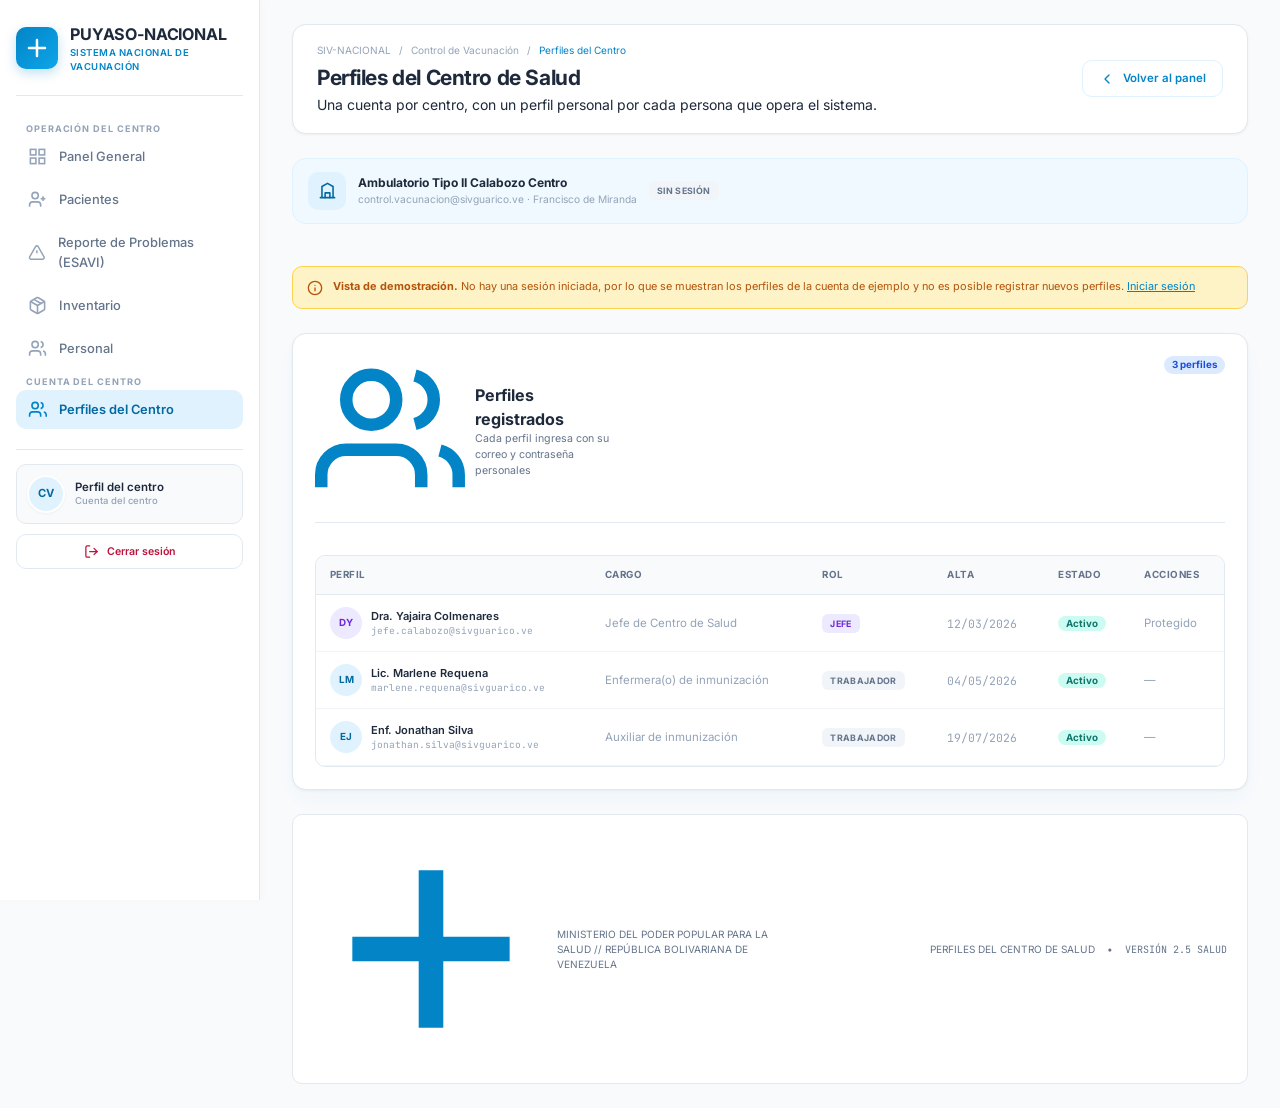
<file: vistas/perfiles.html>
<!DOCTYPE html>
<html lang="es">

<head>

    <meta charset="UTF-8">
    <meta name="viewport" content="width=device-width, initial-scale=1.0">

    <meta name="description"
        content="Gestión de perfiles personales de la cuenta del centro de salud en el SIV-Nacional: alta, consulta y control de acceso del personal.">

    <title>SIV-NACIONAL // Perfiles del Centro</title>

    <link rel="preconnect" href="https://fonts.googleapis.com">
    <link rel="preconnect" href="https://fonts.gstatic.com" crossorigin>
    <link
        href="https://fonts.googleapis.com/css2?family=Inter:wght@300;400;500;600;700&family=JetBrains+Mono:wght@400;600&display=swap"
        rel="stylesheet">
    <link rel="stylesheet" href="css/centro.css">
</head>

<body>

    <div class="health-layout">

        <aside class="health-sidebar" id="health-sidebar">
            <div class="health-sidebar-inner">

                <div class="sidebar-brand">
                    <div class="brand-cross-icon">
                        <svg viewBox="0 0 24 24" fill="none" stroke="currentColor" stroke-width="2.5"
                            stroke-linecap="round" stroke-linejoin="round">
                            <path d="M12 4v16m-8-8h16"></path>
                        </svg>
                    </div>
                    <div class="brand-text-block">
                        <span class="brand-title">PUYASO-NACIONAL</span>
                        <span class="brand-subtitle">Sistema Nacional de Vacunación</span>
                    </div>
                </div>

                <nav class="health-nav" aria-label="Navegación principal">

                    <span class="nav-group-label">Operación del Centro</span>
                    <ul class="health-nav-list">
                        <li class="health-nav-item">
                            <a href="centro.html" class="health-nav-link" id="nav-dashboard">
                                <svg viewBox="0 0 24 24" fill="none" stroke="currentColor" stroke-width="2">
                                    <rect x="3" y="3" width="7" height="7"></rect><rect x="14" y="3" width="7" height="7"></rect><rect x="14" y="14" width="7" height="7"></rect><rect x="3" y="14" width="7" height="7"></rect>
                                </svg>
                                <span>Panel General</span>
                            </a>
                        </li>
                        <li class="health-nav-item">
                            <a href="pacientes.html" class="health-nav-link" id="nav-pacientes">
                                <svg viewBox="0 0 24 24" fill="none" stroke="currentColor" stroke-width="2">
                                    <path d="M16 21v-2a4 4 0 0 0-4-4H6a4 4 0 0 0-4 4v2"></path><circle cx="9" cy="7" r="4"></circle><line x1="19" y1="8" x2="19" y2="14"></line><line x1="22" y1="11" x2="16" y2="11"></line>
                                </svg>
                                <span>Pacientes</span>
                            </a>
                        </li>
                        <li class="health-nav-item">
                            <a href="reportes.html" class="health-nav-link" id="nav-reportes">
                                <svg viewBox="0 0 24 24" fill="none" stroke="currentColor" stroke-width="2">
                                    <path d="m21.73 18-8-14a2 2 0 0 0-3.48 0l-8 14A2 2 0 0 0 4 21h16a2 2 0 0 0 1.73-3Z"></path><line x1="12" y1="9" x2="12" y2="13"></line><line x1="12" y1="17" x2="12.01" y2="17"></line>
                                </svg>
                                <span>Reporte de Problemas (ESAVI)</span>
                            </a>
                        </li>
                        <li class="health-nav-item">
                            <a href="inventario.html" class="health-nav-link" id="nav-inventario">
                                <svg viewBox="0 0 24 24" fill="none" stroke="currentColor" stroke-width="2">
                                    <path d="m7.5 4.27 9 5.15"></path><path d="M21 8a2 2 0 0 0-1-1.73l-7-4a2 2 0 0 0-2 0l-7 4A2 2 0 0 0 3 8v8a2 2 0 0 0 1 1.73l7 4a2 2 0 0 0 2 0l7-4A2 2 0 0 0 21 16Z"></path><path d="m3.3 7 8.7 5 8.7-5"></path><path d="M12 22V12"></path>
                                </svg>
                                <span>Inventario</span>
                            </a>
                        </li>
                        <li class="health-nav-item">
                            <a href="personal.html" class="health-nav-link" id="nav-vacunadores">
                                <svg viewBox="0 0 24 24" fill="none" stroke="currentColor" stroke-width="2">
                                    <path d="M16 21v-2a4 4 0 0 0-4-4H6a4 4 0 0 0-4 4v2"></path><circle cx="9" cy="7" r="4"></circle><path d="M22 21v-2a4 4 0 0 0-3-3.87"></path><path d="M16 3.13a4 4 0 0 1 0 7.75"></path>
                                </svg>
                                <span>Personal</span>
                            </a>
                        </li>
                    </ul>

                    <span class="nav-group-label">Cuenta del Centro</span>
                    <ul class="health-nav-list">
                        <li class="health-nav-item active">
                            <a href="perfiles.html" class="health-nav-link" id="nav-perfiles">
                                <svg viewBox="0 0 24 24" fill="none" stroke="currentColor" stroke-width="2">
                                    <path d="M16 21v-2a4 4 0 0 0-4-4H6a4 4 0 0 0-4 4v2"></path><circle cx="9" cy="7" r="4"></circle><path d="M23 21v-2a4 4 0 0 0-3-3.87"></path><path d="M16 3.13a4 4 0 0 1 0 7.75"></path>
                                </svg>
                                <span>Perfiles del Centro</span>
                            </a>
                        </li>
                    </ul>
                </nav>

                <div class="sidebar-footer-block">
                    <div class="sidebar-session-card">
                        <div class="sidebar-session-avatar" id="sesion-avatar">CV</div>
                        <div class="sidebar-session-text">
                            <span class="sidebar-session-name" id="sesion-nombre">Perfil del centro</span>
                            <span class="sidebar-session-sub" id="sesion-cargo">Cuenta del centro</span>
                        </div>
                    </div>
                    <button type="button" class="sidebar-logout" data-siv-logout="login.html">
                        <svg viewBox="0 0 24 24" fill="none" stroke="currentColor" stroke-width="2"
                            stroke-linecap="round" stroke-linejoin="round">
                            <path d="M9 21H5a2 2 0 0 1-2-2V5a2 2 0 0 1 2-2h4"></path>
                            <polyline points="16 17 21 12 16 7"></polyline>
                            <line x1="21" y1="12" x2="9" y2="12"></line>
                        </svg>
                        <span>Cerrar sesión</span>
                    </button>
                </div>
            </div>
        </aside>

        <main class="health-main-viewport">

            <header class="health-header">
                <div class="header-left-col">
                    <div class="health-breadcrumbs">
                        <span>SIV-NACIONAL</span>
                        <span>/</span>
                        <span>Control de Vacunación</span>
                        <span>/</span>
                        <span class="text-primary">Perfiles del Centro</span>
                    </div>
                    <h1 class="health-main-heading">Perfiles del Centro de Salud</h1>
                    <p class="health-header-subtext">
                        Una cuenta por centro, con un perfil personal por cada persona que opera el sistema.
                    </p>
                </div>

                <div class="header-right-tools">
                    <div class="header-btn-group">
                        <a href="centro.html" class="btn-health btn-health-outline">
                            <svg viewBox="0 0 24 24" fill="none" stroke="currentColor" stroke-width="2"
                                stroke-linecap="round" stroke-linejoin="round">
                                <polyline points="15 18 9 12 15 6"></polyline>
                            </svg>
                            <span>Volver al panel</span>
                        </a>
                    </div>
                </div>
            </header>

            <!-- Contexto de la cuenta del centro -->
            <div class="profile-manage-banner">
                <div class="profile-manage-banner-icon">
                    <svg viewBox="0 0 24 24" fill="none" stroke="currentColor" stroke-width="2"
                        stroke-linecap="round" stroke-linejoin="round">
                        <path d="M3 21h18M5 21V7l7-4 7 4v14"></path>
                        <path d="M9 21v-6h6v6"></path>
                    </svg>
                </div>
                <div class="profile-manage-banner-text">
                    <span class="profile-manage-banner-title" id="banner-centro">Centro de salud</span>
                    <span class="profile-manage-banner-sub" id="banner-cuenta">cuenta@sivguarico.ve</span>
                </div>
                <span class="profile-role-chip" id="banner-rol">Sin sesión</span>
            </div>

            <div class="profile-notice" id="aviso-sin-sesion" hidden>
                <svg viewBox="0 0 24 24" fill="none" stroke="currentColor" stroke-width="2" stroke-linecap="round"
                    stroke-linejoin="round">
                    <circle cx="12" cy="12" r="10"></circle>
                    <path d="M12 16v-4"></path>
                    <path d="M12 8h.01"></path>
                </svg>
                <span>
                    <strong>Vista de demostración.</strong> No hay una sesión iniciada, por lo que se muestran los
                    perfiles de la cuenta de ejemplo y no es posible registrar nuevos perfiles.
                    <a href="login.html" class="text-primary font-semibold">Iniciar sesión</a>
                </span>
            </div>

            <div class="profile-notice" id="aviso-trabajador" hidden>
                <svg viewBox="0 0 24 24" fill="none" stroke="currentColor" stroke-width="2" stroke-linecap="round"
                    stroke-linejoin="round">
                    <rect x="3" y="11" width="18" height="11" rx="2"></rect>
                    <path d="M7 11V7a5 5 0 0 1 10 0v4"></path>
                </svg>
                <span>
                    Sólo el <strong>Jefe del Centro</strong> puede registrar perfiles adicionales. Su perfil puede
                    consultar el directorio, pero no crear ni deshabilitar cuentas.
                </span>
            </div>

            <!-- Directorio de perfiles -->
            <section class="health-panel">
                <div class="health-panel-header">
                    <div class="panel-title-with-icon">
                        <svg class="icon-22" viewBox="0 0 24 24" fill="none" stroke="currentColor" stroke-width="2">
                            <path d="M17 21v-2a4 4 0 0 0-4-4H5a4 4 0 0 0-4 4v2"></path>
                            <circle cx="9" cy="7" r="4"></circle>
                            <path d="M23 21v-2a4 4 0 0 0-3-3.87"></path>
                            <path d="M16 3.13a4 4 0 0 1 0 7.75"></path>
                        </svg>
                        <div>
                            <h2 class="panel-heading">Perfiles registrados</h2>
                            <p class="panel-subheading">Cada perfil ingresa con su correo y contraseña personales</p>
                        </div>
                    </div>
                    <span class="badge-health-pill badge-stable" id="contador-perfiles">0 perfiles</span>
                </div>

                <div class="health-table-container">
                    <table class="health-table">
                        <thead>
                            <tr>
                                <th>PERFIL</th>
                                <th>CARGO</th>
                                <th>ROL</th>
                                <th>ALTA</th>
                                <th class="text-right">ESTADO</th>
                                <th class="text-right">ACCIONES</th>
                            </tr>
                        </thead>
                        <tbody id="tbody-perfiles">
                            <tr>
                                <td colspan="6" class="text-center text-muted">Cargando perfiles...</td>
                            </tr>
                        </tbody>
                    </table>
                </div>
            </section>

            <!-- Alta de perfiles (sólo jefe del centro) -->
            <section class="health-panel" id="panel-crear" hidden>
                <div class="health-panel-header">
                    <div class="panel-title-with-icon">
                        <svg class="icon-22" viewBox="0 0 24 24" fill="none" stroke="currentColor" stroke-width="2">
                            <path d="M16 21v-2a4 4 0 0 0-4-4H6a4 4 0 0 0-4 4v2"></path>
                            <circle cx="9" cy="7" r="4"></circle>
                            <line x1="19" y1="8" x2="19" y2="14"></line>
                            <line x1="22" y1="11" x2="16" y2="11"></line>
                        </svg>
                        <div>
                            <h2 class="panel-heading">Registrar nuevo perfil</h2>
                            <p class="panel-subheading">Los campos marcados con asterisco son obligatorios</p>
                        </div>
                    </div>
                    <span class="role-chip role-chip-vacunacion">SÓLO JEFE DEL CENTRO</span>
                </div>

                <form id="form-perfil-nuevo" novalidate>

                    <div class="admin-form-grid">
                        <div class="admin-form-field">
                            <label for="perf-nombre">Nombre y apellido <span class="required-mark">*</span></label>
                            <input class="admin-input" type="text" id="perf-nombre" name="nombre"
                                placeholder="Ej.: Lic. Ana Isabel Rondón" required>
                        </div>

                        <div class="admin-form-field">
                            <label for="perf-cargo">Cargo en el centro</label>
                            <select class="admin-select" id="perf-cargo" name="cargo">
                                <option>Enfermera(o) de inmunización</option>
                                <option>Auxiliar de inmunización</option>
                                <option>Médico(a) de sala</option>
                                <option>Estadístico(a) de salud</option>
                                <option>Promotor(a) comunitario</option>
                            </select>
                        </div>

                        <div class="admin-form-field">
                            <label for="perf-correo">Correo personal <span class="required-mark">*</span></label>
                            <input class="admin-input" type="email" id="perf-correo" name="correo"
                                placeholder="nombre.apellido@sivguarico.ve" required>
                            <span class="admin-hint">Será su usuario para entrar al sistema.</span>
                        </div>

                        <div class="admin-form-field">
                            <label for="perf-clave">Contraseña personal <span class="required-mark">*</span></label>
                            <input class="admin-input" type="password" id="perf-clave" name="clave"
                                placeholder="Mínimo 8 caracteres" autocomplete="new-password" required>
                        </div>

                        <div class="admin-form-field">
                            <label for="perf-clave-confirmar">Confirmar contraseña <span
                                    class="required-mark">*</span></label>
                            <input class="admin-input" type="password" id="perf-clave-confirmar" name="claveConfirmar"
                                placeholder="Repita la contraseña" autocomplete="new-password" required>
                        </div>
                    </div>

                    <div class="admin-form-actions">
                        <button type="submit" class="btn-health btn-health-primary" id="btn-crear-perfil">
                            <svg viewBox="0 0 24 24" fill="none" stroke="currentColor" stroke-width="2">
                                <path d="M19 21H5a2 2 0 0 1-2-2V5a2 2 0 0 1 2-2h11l5 5v11a2 2 0 0 1-2 2z"></path>
                                <polyline points="17 21 17 13 7 13 7 21"></polyline>
                            </svg>
                            <span>Registrar perfil</span>
                        </button>

                        <button type="reset" class="btn-health btn-health-outline">Limpiar formulario</button>
                    </div>
                </form>
            </section>

            <footer class="health-footer">
                <div class="footer-health-brand">
                    <svg class="icon-16" viewBox="0 0 24 24" fill="none" stroke="currentColor" stroke-width="2.5">
                        <path d="M12 4v16m-8-8h16"></path>
                    </svg>
                    <span>MINISTERIO DEL PODER POPULAR PARA LA SALUD // REPÚBLICA BOLIVARIANA DE VENEZUELA</span>
                </div>
                <div class="footer-meta-info">
                    <span>PERFILES DEL CENTRO DE SALUD</span>
                    <span>•</span>
                    <span class="font-mono">VERSIÓN 2.5 SALUD</span>
                </div>
            </footer>

        </main>
    </div>

    <script src="js/ui.js"></script>
    <script src="js/perfiles.js"></script>
    <script>
        /* ==================================================================
           GESTIÓN DE PERFILES DEL CENTRO (SOLO INTERFAZ)
           La persistencia es simulada en `localStorage`; el alta definitiva
           corresponde a la capa de Controladores (C) del MVC.
           ================================================================== */
        (function () {
            'use strict';

            var CLAVE_DEMO = 'control.vacunacion@sivguarico.ve';

            var sesion = SIV.centros.sesion();
            var cuenta = sesion ? sesion.correoCuenta : CLAVE_DEMO;
            var centro = SIV.centros.obtener(cuenta);

            var avisoSinSesion = document.getElementById('aviso-sin-sesion');
            var avisoTrabajador = document.getElementById('aviso-trabajador');
            var panelCrear = document.getElementById('panel-crear');
            var tbody = document.getElementById('tbody-perfiles');
            var contador = document.getElementById('contador-perfiles');
            var bannerCentro = document.getElementById('banner-centro');
            var bannerCuenta = document.getElementById('banner-cuenta');
            var bannerRol = document.getElementById('banner-rol');

            var puedeCrear = Boolean(sesion && sesion.esJefe);

            /* --- Utilidades de construcción --- */
            function crear(etiqueta, clase, texto) {
                var elemento = document.createElement(etiqueta);
                if (clase) { elemento.className = clase; }
                if (texto !== undefined && texto !== null) { elemento.textContent = texto; }
                return elemento;
            }

            function estadoPill(estado) {
                var pill = crear('span', 'badge-health-pill ' +
                    (estado === 'activo' ? 'badge-optimal' : 'badge-warning'),
                    estado === 'activo' ? 'Activo' : 'Inactivo');
                return pill;
            }

            /* --- Cabecera de contexto --- */
            function pintarContexto() {
                if (!centro) {
                    bannerCentro.textContent = 'Cuenta no encontrada';
                    bannerCuenta.textContent = cuenta;
                    bannerRol.textContent = 'Sin sesión';
                    return;
                }

                bannerCentro.textContent = centro.centro;
                bannerCuenta.textContent = centro.correoCuenta + ' · ' + centro.municipio;

                if (!sesion) {
                    bannerRol.textContent = 'Sin sesión';
                    bannerRol.className = 'profile-role-chip';
                } else if (sesion.esJefe) {
                    bannerRol.textContent = 'Jefe del centro';
                    bannerRol.className = 'profile-role-chip is-jefe';
                } else {
                    bannerRol.textContent = 'Trabajador';
                    bannerRol.className = 'profile-role-chip';
                }
            }

            /* --- Tabla de perfiles --- */
            function pintarTabla() {
                tbody.innerHTML = '';

                /* Se relee el almacén: el alta o el cambio de estado modifican
                   la copia persistida, no la referencia cargada al inicio. */
                centro = SIV.centros.obtener(cuenta) || centro;

                var perfiles = centro ? centro.perfiles : [];

                if (!perfiles.length) {
                    var vacia = crear('tr');
                    var celda = crear('td', 'text-center text-muted',
                        'Esta cuenta todavía no tiene perfiles registrados.');
                    celda.colSpan = 6;
                    vacia.appendChild(celda);
                    tbody.appendChild(vacia);
                    contador.textContent = '0 perfiles';
                    return;
                }

                contador.textContent = perfiles.length + (perfiles.length === 1 ? ' perfil' : ' perfiles');

                perfiles.forEach(function (perfil) {
                    var fila = crear('tr');
                    var esJefe = perfil.rol === 'jefe';

                    /* Perfil: avatar + nombre + correo */
                    var celdaPerfil = crear('td');
                    var identidad = crear('div', 'profile-identity-cell');
                    identidad.appendChild(crear('div', 'profile-identity-avatar' + (esJefe ? ' is-jefe' : ''),
                        SIV.centros.iniciales(perfil.nombre)));

                    var texto = crear('div', 'profile-identity-text');
                    texto.appendChild(crear('span', 'profile-identity-name', perfil.nombre));
                    texto.appendChild(crear('span', 'profile-identity-mail', perfil.correo));
                    identidad.appendChild(texto);
                    celdaPerfil.appendChild(identidad);

                    /* Cargo */
                    var celdaCargo = crear('td', 'text-muted', perfil.cargo);

                    /* Rol */
                    var celdaRol = crear('td');
                    celdaRol.appendChild(crear('span', 'profile-role-chip' + (esJefe ? ' is-jefe' : ''),
                        esJefe ? 'Jefe' : 'Trabajador'));

                    /* Alta */
                    var celdaAlta = crear('td', 'font-mono text-muted', perfil.creado);

                    /* Estado */
                    var celdaEstado = crear('td', 'text-right');
                    celdaEstado.appendChild(estadoPill(perfil.estado));

                    /* Acciones */
                    var celdaAcciones = crear('td', 'text-right');
                    if (puedeCrear && !esJefe) {
                        var boton = crear('button', 'btn-batch-micro ' +
                            (perfil.estado === 'activo' ? 'btn-batch-amber' : 'btn-batch-gray'),
                            perfil.estado === 'activo' ? 'Deshabilitar' : 'Habilitar');
                        boton.type = 'button';
                        boton.addEventListener('click', function () {
                            var resultado = SIV.centros.cambiarEstadoPerfil(cuenta, perfil.id);
                            if (!resultado.ok) {
                                SIV.toast(resultado.error, 'error');
                                return;
                            }
                            SIV.toast('Perfil de ' + perfil.nombre + ' ' +
                                (resultado.perfil.estado === 'activo' ? 'habilitado' : 'deshabilitado') + '.',
                                'success');
                            pintarTabla();
                        });
                        celdaAcciones.appendChild(boton);
                    } else {
                        celdaAcciones.appendChild(crear('span', 'text-muted', esJefe ? 'Protegido' : '—'));
                    }

                    fila.appendChild(celdaPerfil);
                    fila.appendChild(celdaCargo);
                    fila.appendChild(celdaRol);
                    fila.appendChild(celdaAlta);
                    fila.appendChild(celdaEstado);
                    fila.appendChild(celdaAcciones);

                    tbody.appendChild(fila);
                });
            }

            /* --- Visibilidad de avisos y formulario --- */
            function pintarPermisos() {
                avisoSinSesion.hidden = Boolean(sesion);
                avisoTrabajador.hidden = !sesion || sesion.esJefe;
                panelCrear.hidden = !puedeCrear;
            }

            /* --- Sesión en la barra lateral --- */
            function pintarSesionBarra() {
                if (!sesion) { return; }

                var avatar = document.getElementById('sesion-avatar');
                var nombre = document.getElementById('sesion-nombre');
                var cargo = document.getElementById('sesion-cargo');

                if (avatar) { avatar.textContent = sesion.iniciales || 'CV'; }
                if (nombre) { nombre.textContent = sesion.nombre; }
                if (cargo) {
                    cargo.textContent = (sesion.esJefe ? 'Jefe del centro' : 'Trabajador') +
                        ' · ' + sesion.centro;
                }
            }

            /* --- Alta de un perfil --- */
            document.getElementById('form-perfil-nuevo').addEventListener('submit', function (evento) {
                evento.preventDefault();

                var nombre = document.getElementById('perf-nombre').value;
                var cargo = document.getElementById('perf-cargo').value;
                var correo = document.getElementById('perf-correo').value;
                var clave = document.getElementById('perf-clave').value;
                var confirmar = document.getElementById('perf-clave-confirmar').value;

                if (!nombre.trim() || !correo.trim() || !clave) {
                    SIV.toast('Complete el nombre, el correo personal y la contraseña.', 'error');
                    return;
                }

                if (clave !== confirmar) {
                    SIV.toast('Las contraseñas no coinciden. Verifique e intente nuevamente.', 'error');
                    return;
                }

                var resultado = SIV.centros.crearPerfil(cuenta, {
                    nombre: nombre,
                    cargo: cargo,
                    correo: correo,
                    clave: clave
                });

                if (!resultado.ok) {
                    SIV.toast(resultado.error, 'error', 5000, 'No se pudo crear el perfil');
                    return;
                }

                SIV.toast('Perfil de ' + resultado.perfil.nombre + ' registrado correctamente.',
                    'success', 4000, 'Perfil creado');

                this.reset();
                pintarTabla();
            });

            /* --- Navegación y cierre de sesión --- */
            if (typeof SIV.marcarNavegacionActiva === 'function') {
                SIV.marcarNavegacionActiva('.health-nav-link');
            }
            if (typeof SIV.enlazarCierreSesion === 'function') {
                SIV.enlazarCierreSesion();
            }

            /* --- Estado inicial --- */
            pintarContexto();
            pintarTabla();
            pintarPermisos();
            pintarSesionBarra();
        })();
    </script>
</body>

</html>
</file>
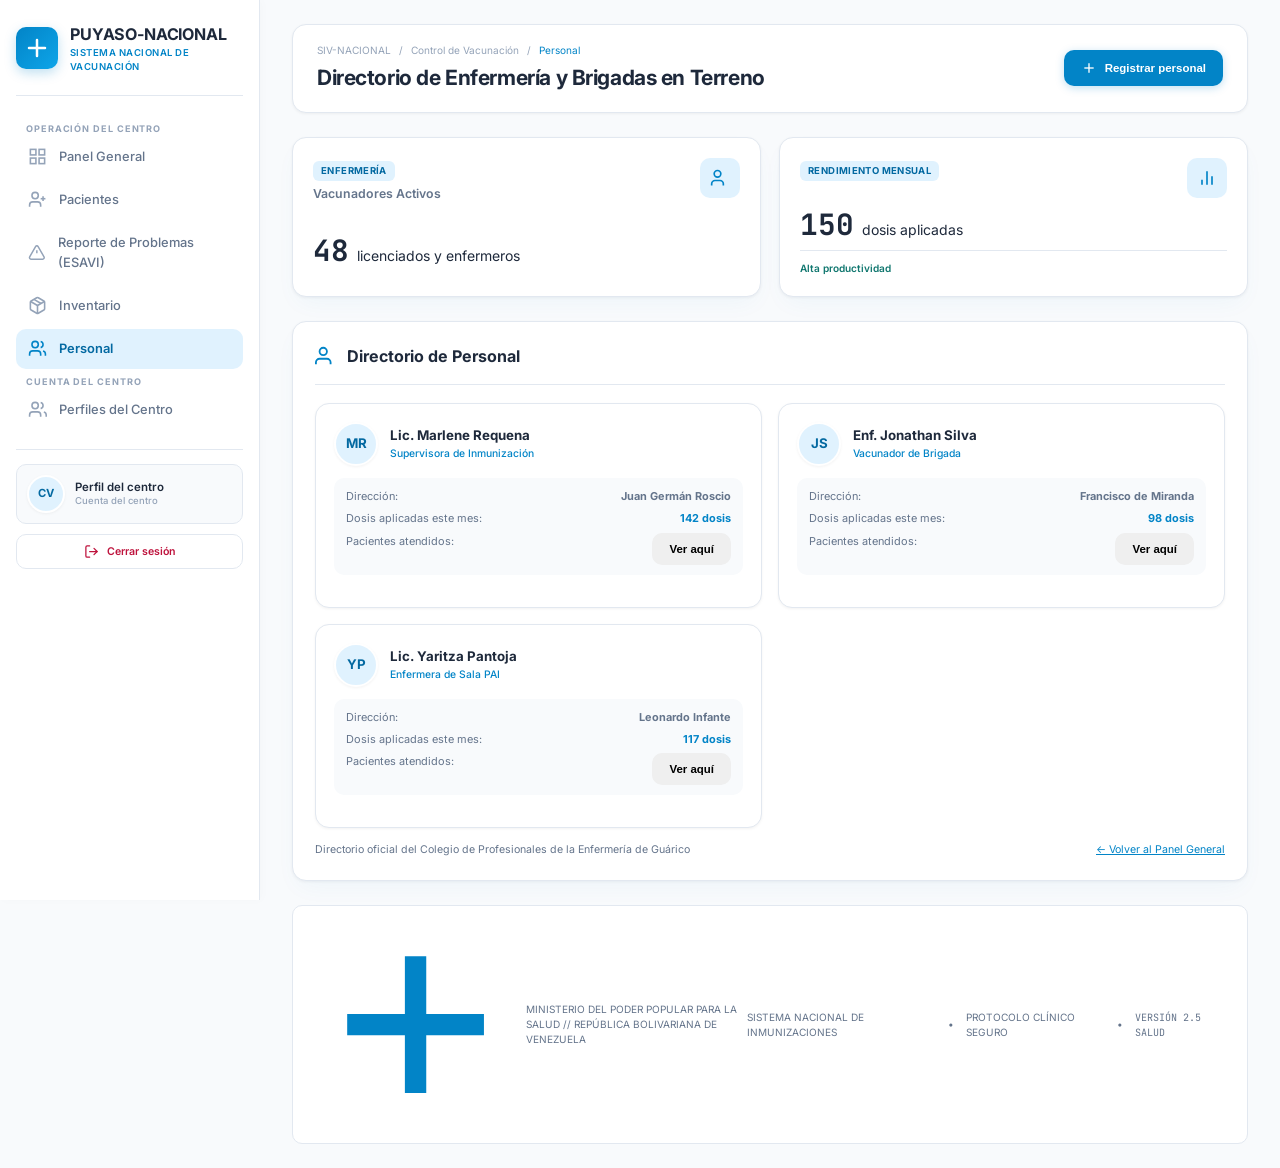
<file: vistas/personal.html>
<!DOCTYPE html>
<html lang="es">

<head>
    <meta charset="UTF-8">
    <meta name="viewport" content="width=device-width, initial-scale=1.0">
    <title>PUYASO / Personal de Inmunización y Brigadas</title>
    <!-- Fuentes Médicas -->
    <link rel="preconnect" href="https://fonts.googleapis.com">
    <link rel="preconnect" href="https://fonts.gstatic.com" crossorigin>
    <link
        href="https://fonts.googleapis.com/css2?family=Inter:wght@300;400;500;600;700&family=JetBrains+Mono:wght@400;600&display=swap"
        rel="stylesheet">
    <link rel="stylesheet" href="css/centro.css">
</head>

<body>
    <div class="health-layout">

        <!-- BARRA LATERAL MÉDICA -->
        <aside class="health-sidebar" id="health-sidebar">
            <div class="health-sidebar-inner">

                <div class="sidebar-brand">
                    <div class="brand-cross-icon">
                        <svg viewBox="0 0 24 24" fill="none" stroke="currentColor" stroke-width="2.5"
                            stroke-linecap="round" stroke-linejoin="round">
                            <path d="M12 4v16m-8-8h16"></path>
                        </svg>
                    </div>
                    <div class="brand-text-block">
                        <span class="brand-title">PUYASO-NACIONAL</span>
                        <span class="brand-subtitle">Sistema Nacional de Vacunación</span>
                    </div>
                </div>

                <nav class="health-nav" aria-label="Navegación principal">

                    <span class="nav-group-label">Operación del Centro</span>
                    <ul class="health-nav-list">
                        <li class="health-nav-item">
                            <a href="centro.html" class="health-nav-link" id="nav-dashboard">
                                <svg viewBox="0 0 24 24" fill="none" stroke="currentColor" stroke-width="2">
                                    <rect x="3" y="3" width="7" height="7"></rect><rect x="14" y="3" width="7" height="7"></rect><rect x="14" y="14" width="7" height="7"></rect><rect x="3" y="14" width="7" height="7"></rect>
                                </svg>
                                <span>Panel General</span>
                            </a>
                        </li>
                        <li class="health-nav-item">
                            <a href="pacientes.html" class="health-nav-link" id="nav-pacientes">
                                <svg viewBox="0 0 24 24" fill="none" stroke="currentColor" stroke-width="2">
                                    <path d="M16 21v-2a4 4 0 0 0-4-4H6a4 4 0 0 0-4 4v2"></path><circle cx="9" cy="7" r="4"></circle><line x1="19" y1="8" x2="19" y2="14"></line><line x1="22" y1="11" x2="16" y2="11"></line>
                                </svg>
                                <span>Pacientes</span>
                            </a>
                        </li>
                        <li class="health-nav-item">
                            <a href="reportes.html" class="health-nav-link" id="nav-reportes">
                                <svg viewBox="0 0 24 24" fill="none" stroke="currentColor" stroke-width="2">
                                    <path d="m21.73 18-8-14a2 2 0 0 0-3.48 0l-8 14A2 2 0 0 0 4 21h16a2 2 0 0 0 1.73-3Z"></path><line x1="12" y1="9" x2="12" y2="13"></line><line x1="12" y1="17" x2="12.01" y2="17"></line>
                                </svg>
                                <span>Reporte de Problemas (ESAVI)</span>
                            </a>
                        </li>
                        <li class="health-nav-item">
                            <a href="inventario.html" class="health-nav-link" id="nav-inventario">
                                <svg viewBox="0 0 24 24" fill="none" stroke="currentColor" stroke-width="2">
                                    <path d="m7.5 4.27 9 5.15"></path><path d="M21 8a2 2 0 0 0-1-1.73l-7-4a2 2 0 0 0-2 0l-7 4A2 2 0 0 0 3 8v8a2 2 0 0 0 1 1.73l7 4a2 2 0 0 0 2 0l7-4A2 2 0 0 0 21 16Z"></path><path d="m3.3 7 8.7 5 8.7-5"></path><path d="M12 22V12"></path>
                                </svg>
                                <span>Inventario</span>
                            </a>
                        </li>
                        <li class="health-nav-item active">
                            <a href="personal.html" class="health-nav-link" id="nav-vacunadores">
                                <svg viewBox="0 0 24 24" fill="none" stroke="currentColor" stroke-width="2">
                                    <path d="M16 21v-2a4 4 0 0 0-4-4H6a4 4 0 0 0-4 4v2"></path><circle cx="9" cy="7" r="4"></circle><path d="M22 21v-2a4 4 0 0 0-3-3.87"></path><path d="M16 3.13a4 4 0 0 1 0 7.75"></path>
                                </svg>
                                <span>Personal</span>
                            </a>
                        </li>
                    </ul>

                    <span class="nav-group-label">Cuenta del Centro</span>
                    <ul class="health-nav-list">
                        <li class="health-nav-item">
                            <a href="perfiles.html" class="health-nav-link" id="nav-perfiles">
                                <svg viewBox="0 0 24 24" fill="none" stroke="currentColor" stroke-width="2">
                                    <path d="M16 21v-2a4 4 0 0 0-4-4H6a4 4 0 0 0-4 4v2"></path><circle cx="9" cy="7" r="4"></circle><path d="M23 21v-2a4 4 0 0 0-3-3.87"></path><path d="M16 3.13a4 4 0 0 1 0 7.75"></path>
                                </svg>
                                <span>Perfiles del Centro</span>
                            </a>
                        </li>
                    </ul>
                </nav>

                <div class="sidebar-footer-block">
                    <div class="sidebar-session-card">
                        <div class="sidebar-session-avatar" id="sesion-avatar">CV</div>
                        <div class="sidebar-session-text">
                            <span class="sidebar-session-name" id="sesion-nombre">Perfil del centro</span>
                            <span class="sidebar-session-sub" id="sesion-cargo">Cuenta del centro</span>
                        </div>
                    </div>
                    <button type="button" class="sidebar-logout" data-siv-logout="login.html">
                        <svg viewBox="0 0 24 24" fill="none" stroke="currentColor" stroke-width="2"
                            stroke-linecap="round" stroke-linejoin="round">
                            <path d="M9 21H5a2 2 0 0 1-2-2V5a2 2 0 0 1 2-2h4"></path>
                            <polyline points="16 17 21 12 16 7"></polyline>
                            <line x1="21" y1="12" x2="9" y2="12"></line>
                        </svg>
                        <span>Cerrar sesión</span>
                    </button>
                </div>
            </div>
        </aside>

        <!-- CONTENIDO PRINCIPAL DE PERSONAL Y BRIGADAS -->
        <main class="health-main-viewport">

            <header class="health-header">
                <div class="header-left-col">
                    <div class="health-breadcrumbs">
                        <span>SIV-NACIONAL</span>
                        <span>/</span>
                        <span>Control de Vacunación</span>
                        <span>/</span>
                        <span class="text-primary">Personal</span>
                    </div>
                    <h1 class="health-main-heading">Directorio de Enfermería y Brigadas en Terreno</h1>
                </div>

                <div class="header-right-tools">
                    <button class="btn-health btn-health-primary">
                        <svg viewBox="0 0 24 24" fill="none" stroke="currentColor" stroke-width="2">
                            <line x1="12" y1="5" x2="12" y2="19"></line>
                            <line x1="5" y1="12" x2="19" y2="12"></line>
                        </svg>
                        <span>Registrar personal</span>
                    </button>
                </div>
            </header>

            <!-- Métricas del Personal -->
            <section class="health-kpi-grid">
                <div class="kpi-health-card">
                    <div class="kpi-card-top">
                        <div>
                            <span class="kpi-category-badge kpi-badge-blue">ENFERMERÍA</span>
                            <h3 class="kpi-card-title">Vacunadores Activos</h3>
                        </div>
                        <div class="kpi-icon-pill icon-blue">
                            <svg viewBox="0 0 24 24" fill="none" stroke="currentColor" stroke-width="2">
                                <path d="M16 21v-2a4 4 0 0 0-4-4H6a4 4 0 0 0-4 4v2"></path>
                                <circle cx="9" cy="7" r="4"></circle>
                            </svg>
                        </div>
                    </div>
                    <div class="kpi-metric-row">
                        <!--dato simulado-->
                        <span class="kpi-metric-number">48</span>
                        <span class="kpi-metric-unit">licenciados y enfermeros</span>
                    </div>
                </div>

                <div class="kpi-health-card">
                    <div class="kpi-card-top">
                        <div>
                            <span class="kpi-category-badge kpi-badge-blue">RENDIMIENTO MENSUAL</span>
                        </div>
                        <div class="kpi-icon-pill icon-blue">
                            <svg viewBox="0 0 24 24" fill="none" stroke="currentColor" stroke-width="2">
                                <line x1="18" y1="20" x2="18" y2="10"></line>
                                <line x1="12" y1="20" x2="12" y2="4"></line>
                                <line x1="6" y1="20" x2="6" y2="14"></line>
                            </svg>
                        </div>
                    </div>
                    <!--datos simulados-->
                    <div class="kpi-metric-row">
                        <span class="kpi-metric-number">150</span>
                        <span class="kpi-metric-unit">dosis aplicadas</span>
                    </div>
                    <div class="kpi-card-footer">
                        <span class="trend-badge trend-up">Alta productividad</span>
                    </div>
                </div>
            </section>

            <!-- Directorio de Tarjetas de Enfermeros y Brigadas -->
            <section class="health-table-panel">
                <div class="health-panel-header">
                    <div class="panel-title-with-icon">
                        <svg viewBox="0 0 24 24" width="22" height="22" fill="none" stroke="currentColor"
                            stroke-width="2">
                            <path d="M17 21v-2a4 4 0 0 0-4-4H5a4 4 0 0 0-4 4v2"></path>
                            <circle cx="9" cy="7" r="4"></circle>
                        </svg>
                        <div>
                            <h2 class="panel-heading">Directorio de Personal</h2>
                        </div>
                    </div>

                </div>

                <div class="staff-grid" id="staff-grid">
                    <!-- Perfil del personal en ejercicio -->
                    <div class="staff-card">
                        <div>
                            <div class="staff-header">
                                <div class="staff-avatar">MR</div>
                                <div>
                                    <div class="staff-name">Lic. Marlene Requena</div>
                                    <div class="staff-role">Supervisora de Inmunización</div>
                                </div>
                            </div>
                            <div class="staff-info-list">
                                <div class="staff-info-item">
                                    <span>Dirección:</span>
                                    <strong>Juan Germán Roscio</strong>
                                </div>
                                <div class="staff-info-item">
                                    <span>Dosis aplicadas este mes:</span>
                                    <strong class="text-primary">142 dosis</strong>
                                </div>
                                <div class="staff-info-item">
                                    <span>Pacientes atendidos:</span>
                                    <button class="btn-health btn-health-sm" type="button">Ver aquí</button>
                                </div>
                            </div>
                        </div>
                    </div>

                    <div class="staff-card">
                        <div>
                            <div class="staff-header">
                                <div class="staff-avatar">JS</div>
                                <div>
                                    <div class="staff-name">Enf. Jonathan Silva</div>
                                    <div class="staff-role">Vacunador de Brigada</div>
                                </div>
                            </div>
                            <div class="staff-info-list">
                                <div class="staff-info-item">
                                    <span>Dirección:</span>
                                    <strong>Francisco de Miranda</strong>
                                </div>
                                <div class="staff-info-item">
                                    <span>Dosis aplicadas este mes:</span>
                                    <strong class="text-primary">98 dosis</strong>
                                </div>
                                <div class="staff-info-item">
                                    <span>Pacientes atendidos:</span>
                                    <button class="btn-health btn-health-sm" type="button">Ver aquí</button>
                                </div>
                            </div>
                        </div>
                    </div>

                    <div class="staff-card">
                        <div>
                            <div class="staff-header">
                                <div class="staff-avatar">YP</div>
                                <div>
                                    <div class="staff-name">Lic. Yaritza Pantoja</div>
                                    <div class="staff-role">Enfermera de Sala PAI</div>
                                </div>
                            </div>
                            <div class="staff-info-list">
                                <div class="staff-info-item">
                                    <span>Dirección:</span>
                                    <strong>Leonardo Infante</strong>
                                </div>
                                <div class="staff-info-item">
                                    <span>Dosis aplicadas este mes:</span>
                                    <strong class="text-primary">117 dosis</strong>
                                </div>
                                <div class="staff-info-item">
                                    <span>Pacientes atendidos:</span>
                                    <button class="btn-health btn-health-sm" type="button">Ver aquí</button>
                                </div>
                            </div>
                        </div>
                    </div>
                </div>

                <div class="health-table-footer">
                    <span>Directorio oficial del Colegio de Profesionales de la Enfermería de Guárico</span>
                    <a href="centro.html" class="text-primary font-semibold">&larr; Volver al Panel General</a>
                </div>
            </section>

            <footer class="health-footer">
                <div class="footer-health-brand">
                    <svg class="icon-16" viewBox="0 0 24 24" fill="none" stroke="currentColor" stroke-width="2.5">
                        <path d="M12 4v16m-8-8h16"></path>
                    </svg>
                    <span>MINISTERIO DEL PODER POPULAR PARA LA SALUD // REPÚBLICA BOLIVARIANA DE VENEZUELA</span>
                </div>
                <div class="footer-meta-info">
                    <span>SISTEMA NACIONAL DE INMUNIZACIONES</span>
                    <span>•</span>
                    <span>PROTOCOLO CLÍNICO SEGURO</span>
                    <span>•</span>
                    <span class="font-mono">VERSIÓN 2.5 SALUD</span>
                </div>
            </footer>

        </main>
    </div>
    <script src="js/ui.js"></script>
    <script src="js/perfiles.js"></script>
    <script>
        (function () {
            'use strict';

            if (window.SIV && typeof SIV.marcarNavegacionActiva === 'function') {
                SIV.marcarNavegacionActiva('.health-nav-link');
            }
            if (window.SIV && typeof SIV.enlazarCierreSesion === 'function') {
                SIV.enlazarCierreSesion();
            }

            var sesion = window.SIV && SIV.centros ? SIV.centros.sesion() : null;
            if (!sesion) { return; }

            var avatar = document.getElementById('sesion-avatar');
            var nombre = document.getElementById('sesion-nombre');
            var cargo = document.getElementById('sesion-cargo');

            if (avatar) { avatar.textContent = sesion.iniciales || 'CV'; }
            if (nombre) { nombre.textContent = sesion.nombre || 'Perfil del centro'; }
            if (cargo) {
                cargo.textContent = (sesion.esJefe ? 'Jefe del centro' : 'Trabajador') +
                    ' · ' + (sesion.centro || '');
            }
        })();
    </script>
</body>

</html>
</file>
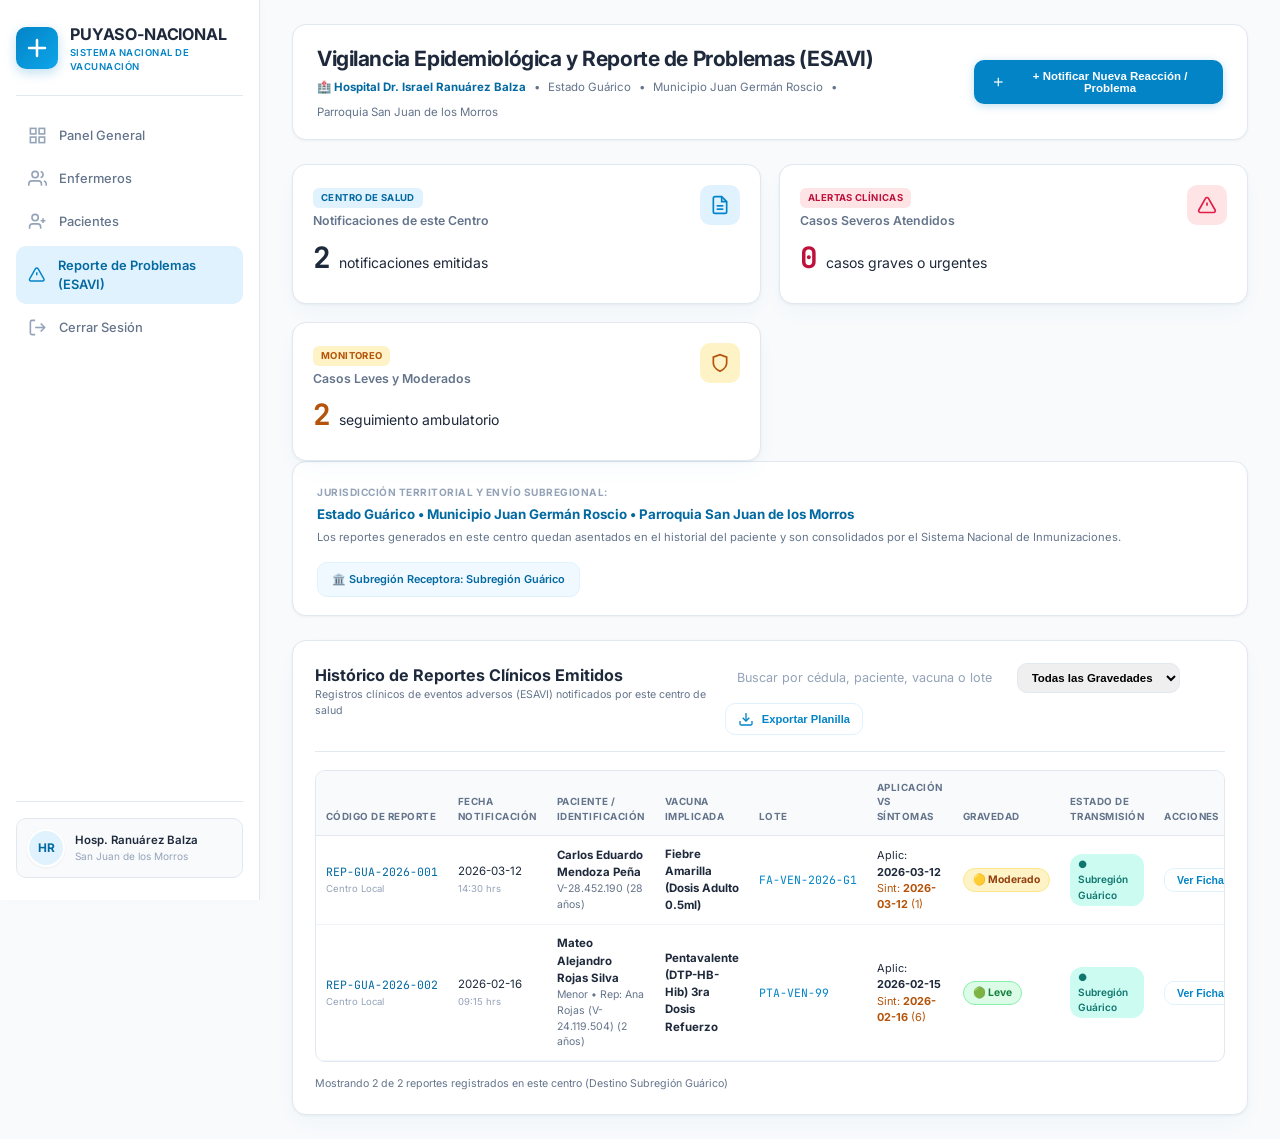
<file: vistas/reportes.html>
<!DOCTYPE html>
<html lang="es">

<head>
    <meta charset="UTF-8">
    <meta name="viewport" content="width=device-width, initial-scale=1.0">
    <meta name="description"
        content="Sistema Nacional de Inmunizaciones (SIV) - Notificación de Eventos Adversos y Problemas con Vacunas (ESAVI). Búsqueda por cédula, selección de biológico del historial y consolidación subregional.">
    <title>PUYASO / Sistema Nacional de Inmunizaciones - Reporte de Problemas (ESAVI)</title>

    <!-- Fuentes Médicas Institucionales -->
    <link rel="preconnect" href="https://fonts.googleapis.com">
    <link rel="preconnect" href="https://fonts.gstatic.com" crossorigin>
    <link
        href="https://fonts.googleapis.com/css2?family=Inter:wght@300;400;500;600;700&family=JetBrains+Mono:wght@400;600&display=swap"
        rel="stylesheet">
    <link rel="stylesheet" href="css/centro.css">
</head>

<body>
    <div class="health-layout">

        <!-- BARRA LATERAL MÉDICA -->
        <aside class="health-sidebar" id="health-sidebar">
            <div>
                <div class="sidebar-brand">
                    <div class="brand-cross-icon">
                        <svg viewBox="0 0 24 24" fill="none" stroke="currentColor" stroke-width="2.5"
                            stroke-linecap="round" stroke-linejoin="round">
                            <path d="M12 4v16m-8-8h16"></path>
                        </svg>
                    </div>
                    <div class="brand-text-block">
                        <span class="brand-title">PUYASO-NACIONAL</span>
                        <span class="brand-subtitle">Sistema Nacional de Vacunación</span>
                    </div>
                </div>

                <nav class="health-nav" aria-label="Navegación principal">
                    <ul class="health-nav-list">
                        <li class="health-nav-item">
                            <a href="centro.html" class="health-nav-link" id="nav-dashboard">
                                <svg viewBox="0 0 24 24" fill="none" stroke="currentColor" stroke-width="2">
                                    <rect x="3" y="3" width="7" height="7"></rect>
                                    <rect x="14" y="3" width="7" height="7"></rect>
                                    <rect x="14" y="14" width="7" height="7"></rect>
                                    <rect x="3" y="14" width="7" height="7"></rect>
                                </svg>
                                <span>Panel General</span>
                            </a>
                        </li>
                        <li class="health-nav-item">
                            <a href="centro.html#seccion-enfermeros" class="health-nav-link" id="nav-enfermeros">
                                <svg viewBox="0 0 24 24" fill="none" stroke="currentColor" stroke-width="2">
                                    <path d="M17 21v-2a4 4 0 0 0-4-4H5a4 4 0 0 0-4 4v2"></path>
                                    <circle cx="9" cy="7" r="4"></circle>
                                    <path d="M23 21v-2a4 4 0 0 0-3-3.87"></path>
                                    <path d="M16 3.13a4 4 0 0 1 0 7.75"></path>
                                </svg>
                                <span>Enfermeros</span>
                            </a>
                        </li>
                        <li class="health-nav-item">
                            <a href="pacientes.html" class="health-nav-link" id="nav-pacientes">
                                <svg viewBox="0 0 24 24" fill="none" stroke="currentColor" stroke-width="2">
                                    <path d="M16 21v-2a4 4 0 0 0-4-4H6a4 4 0 0 0-4 4v2"></path>
                                    <circle cx="9" cy="7" r="4"></circle>
                                    <line x1="19" y1="8" x2="19" y2="14"></line>
                                    <line x1="22" y1="11" x2="16" y2="11"></line>
                                </svg>
                                <span>Pacientes</span>
                            </a>
                        </li>
                        <li class="health-nav-item active">
                            <a href="reportes.html" class="health-nav-link" id="nav-reportes">
                                <svg viewBox="0 0 24 24" fill="none" stroke="currentColor" stroke-width="2">
                                    <path d="m21.73 18-8-14a2 2 0 0 0-3.48 0l-8 14A2 2 0 0 0 4 21h16a2 2 0 0 0 1.73-3Z">
                                    </path>
                                    <line x1="12" y1="9" x2="12" y2="13"></line>
                                    <line x1="12" y1="17" x2="12.01" y2="17"></line>
                                </svg>
                                <span>Reporte de Problemas (ESAVI)</span>
                            </a>
                        </li>
                        <li class="health-nav-item">
                            <a href="login.html" class="health-nav-link" id="nav-logout">
                                <svg viewBox="0 0 24 24" fill="none" stroke="currentColor" stroke-width="2">
                                    <path d="M9 21H5a2 2 0 0 1-2-2V5a2 2 0 0 1 2-2h4"></path>
                                    <polyline points="16 17 21 12 16 7"></polyline>
                                    <line x1="21" y1="12" x2="9" y2="12"></line>
                                </svg>
                                <span>Cerrar Sesión</span>
                            </a>
                        </li>
                    </ul>
                </nav>
            </div>

            <div class="sidebar-center-perfil">
                <div class="center-perfil-card">
                    <div class="center-avatar-circle">HR</div>
                    <div class="center-info-text">
                        <span class="center-name">Hosp. Ranuárez Balza</span>
                        <span style="font-size: 0.72rem; color: var(--color-texto-muted);">San Juan de los Morros</span>
                    </div>
                </div>
            </div>
        </aside>

        <!-- CONTENIDO PRINCIPAL -->
        <main class="health-main-viewport">

            <!-- CABECERA INSTITUCIONAL -->
            <header class="health-header">
                <div class="header-left-col">
                    <h1 class="health-main-heading">Vigilancia Epidemiológica y Reporte de Problemas (ESAVI)</h1>
                    <div style="font-size: 0.82rem; color: var(--color-texto-secundario); margin-top: 4px; display: flex; align-items: center; gap: 8px; flex-wrap: wrap;">
                        <span style="font-weight: 700; color: var(--color-primario-oscuro);">🏥 Hospital Dr. Israel Ranuárez Balza</span>
                        <span>•</span>
                        <span>Estado Guárico</span>
                        <span>•</span>
                        <span>Municipio Juan Germán Roscio</span>
                        <span>•</span>
                        <span>Parroquia San Juan de los Morros</span>
                    </div>
                </div>
                <div class="header-right-tools">
                    <button class="btn-health btn-health-primary" id="btn-iniciar-reporte" type="button" onclick="irANuevoReporte()">
                        <svg viewBox="0 0 24 24" width="18" height="18" fill="none" stroke="currentColor" stroke-width="2">
                            <line x1="12" y1="5" x2="12" y2="19"></line>
                            <line x1="5" y1="12" x2="19" y2="12"></line>
                        </svg>
                        <span>+ Notificar Nueva Reacción / Problema</span>
                    </button>
                </div>
            </header>

            <!-- ==============================================================
                 VISTA 1: DASHBOARD / LISTADO HISTÓRICO DE REPORTES (VISTA PRINCIPAL)
                 ============================================================== -->
            <div id="vista-listado" class="flow-view-block active">

                <!-- TARJETAS DE INDICADORES DEL CENTRO DE SALUD -->
                <section class="health-kpi-grid" aria-label="Indicadores del Centro de Salud">
                    <article class="kpi-health-card">
                        <div class="kpi-card-top">
                            <div>
                                <span class="kpi-category-badge kpi-badge-blue">CENTRO DE SALUD</span>
                                <h3 class="kpi-card-title">Notificaciones de este Centro</h3>
                            </div>
                            <div class="kpi-icon-pill icon-blue">
                                <svg viewBox="0 0 24 24" fill="none" stroke="currentColor" stroke-width="2">
                                    <path d="M14 2H6a2 2 0 0 0-2 2v16a2 2 0 0 0 2 2h12a2 2 0 0 0 2-2V8z"></path>
                                    <polyline points="14 2 14 8 20 8"></polyline>
                                    <line x1="16" y1="13" x2="8" y2="13"></line>
                                    <line x1="16" y1="17" x2="8" y2="17"></line>
                                </svg>
                            </div>
                        </div>
                        <div class="kpi-metric-row">
                            <span class="kpi-metric-number" id="kpi-total-reportes">2</span>
                            <span class="kpi-metric-unit">notificaciones emitidas</span>
                        </div>
                    </article>

                    <article class="kpi-health-card">
                        <div class="kpi-card-top">
                            <div>
                                <span class="kpi-category-badge kpi-badge-red">ALERTAS CLÍNICAS</span>
                                <h3 class="kpi-card-title">Casos Severos Atendidos</h3>
                            </div>
                            <div class="kpi-icon-pill icon-red">
                                <svg viewBox="0 0 24 24" fill="none" stroke="currentColor" stroke-width="2">
                                    <path d="m21.73 18-8-14a2 2 0 0 0-3.48 0l-8 14A2 2 0 0 0 4 21h16a2 2 0 0 0 1.73-3Z"></path>
                                    <line x1="12" y1="9" x2="12" y2="13"></line>
                                    <line x1="12" y1="17" x2="12.01" y2="17"></line>
                                </svg>
                            </div>
                        </div>
                        <div class="kpi-metric-row">
                            <span class="kpi-metric-number text-danger" id="kpi-reportes-graves">0</span>
                            <span class="kpi-metric-unit">casos graves o urgentes</span>
                        </div>
                    </article>

                    <article class="kpi-health-card">
                        <div class="kpi-card-top">
                            <div>
                                <span class="kpi-category-badge kpi-badge-amber">MONITOREO</span>
                                <h3 class="kpi-card-title">Casos Leves y Moderados</h3>
                            </div>
                            <div class="kpi-icon-pill icon-blue" style="color: #b45309; background: #fef3c7;">
                                <svg viewBox="0 0 24 24" fill="none" stroke="currentColor" stroke-width="2">
                                    <path d="M12 22s8-4 8-10V5l-8-3-8 3v7c0 6 8 10 8 10z"></path>
                                </svg>
                            </div>
                        </div>
                        <div class="kpi-metric-row">
                            <span class="kpi-metric-number" id="kpi-reportes-leves" style="color: #b45309;">2</span>
                            <span class="kpi-metric-unit">seguimiento ambulatorio</span>
                        </div>
                    </article>

                </section>

                <!-- BANNER INFORMATIVO: DESTINO SUBREGIONAL -->
                <section class="subregion-summary-bar" aria-label="Información de Destino Subregional" style="margin-bottom: 24px;">
                    <div>
                        <span style="font-size: 0.72rem; font-weight: 700; color: var(--color-texto-muted); text-transform: uppercase; letter-spacing: 0.05em;">
                            Jurisdicción Territorial y Envío Subregional:
                        </span>
                        <div style="font-size: 0.95rem; font-weight: 700; color: var(--color-primario-oscuro); margin-top: 4px;">
                            Estado Guárico • Municipio Juan Germán Roscio • Parroquia San Juan de los Morros
                        </div>
                        <p style="font-size: 0.8rem; color: var(--color-texto-secundario); margin: 4px 0 0 0;">
                            Los reportes generados en este centro quedan asentados en el historial del paciente y son consolidados por el Sistema Nacional de Inmunizaciones.
                        </p>
                    </div>
                    <div style="background: var(--color-primario-subtle); border: 1px solid var(--color-primario-claro); padding: 8px 14px; border-radius: var(--radius-md); font-size: 0.78rem; color: var(--color-primario-oscuro); font-weight: 600;">
                        🏛️ Subregión Receptora: Subregión Guárico
                    </div>
                </section>

                <!-- TABLA CENTRAL: REGISTRO HISTÓRICO DE REPORTES -->
                <section class="health-table-panel" id="seccion-tabla-reportes">
                    <div class="health-panel-header">
                        <div class="panel-title-with-icon">
                            <div>
                                <h2 class="panel-heading">Histórico de Reportes Clínicos Emitidos</h2>
                                <p class="panel-subheading">Registros clínicos de eventos adversos (ESAVI) notificados por este centro de salud</p>
                            </div>
                        </div>

                        <div class="table-filter-bar">
                            <input type="text" id="filtro-busqueda-tabla" class="patient-search-input"
                                placeholder="Buscar por cédula, paciente, vacuna o lote..." oninput="filtrarReportes()"
                                style="max-width: 280px; padding: 7px 12px; font-size: 0.82rem;">
                            
                            <select id="filtro-gravedad-tabla" class="form-select-sm" onchange="filtrarReportes()"
                                style="padding: 7px 10px; font-size: 0.82rem; border-radius: var(--radius-md); border: 1px solid var(--border-color); font-weight: 600;">
                                <option value="todas">Todas las Gravedades</option>
                                <option value="Grave">Solo Graves 🔴</option>
                                <option value="Moderado">Solo Moderados 🟡</option>
                                <option value="Leve">Solo Leves 🟢</option>
                            </select>

                            <button class="btn-health btn-health-outline" id="btn-exportar-reportes" type="button"
                                onclick="exportarReportesCSV()" style="font-size: 0.8rem; padding: 7px 12px;">
                                <svg viewBox="0 0 24 24" width="16" height="16" fill="none" stroke="currentColor" stroke-width="2">
                                    <path d="M21 15v4a2 2 0 0 1-2 2H5a2 2 0 0 1-2-2v-4"></path>
                                    <polyline points="7 10 12 15 17 10"></polyline>
                                    <line x1="12" y1="15" x2="12" y2="3"></line>
                                </svg>
                                <span>Exportar Planilla</span>
                            </button>
                        </div>
                    </div>

                    <!-- Contenedor con scroll horizontal -->
                    <div class="health-table-container">
                        <table class="health-table" id="tabla-reportes-esavi">
                            <thead>
                                <tr>
                                    <th>CÓDIGO DE REPORTE</th>
                                    <th>FECHA NOTIFICACIÓN</th>
                                    <th>PACIENTE / IDENTIFICACIÓN</th>
                                    <th>VACUNA IMPLICADA</th>
                                    <th>LOTE</th>
                                    <th>APLICACIÓN vs SÍNTOMAS</th>
                                    <th>GRAVEDAD</th>
                                    <th>ESTADO DE TRANSMISIÓN</th>
                                    <th class="text-right">ACCIONES</th>
                                </tr>
                            </thead>
                            <tbody id="cuerpo-tabla-reportes">
                                <!-- Filas generadas dinámicamente -->
                            </tbody>
                        </table>
                    </div>

                    <div class="health-table-footer">
                        <span id="txt-contador-tabla-reportes">Cargando registros...</span>
                    </div>
                </section>
            </div>


            <!-- ==============================================================
                 VISTA 2: FLUJO DE REGISTRO DE REPORTE (SEPARADO, ARMONIOSO Y CLARO)
                 ============================================================== -->
            <div id="vista-nuevo-reporte" class="flow-view-block" style="display: none;">

                <!-- BARRA SUPERIOR DE RETORNO Y TÍTULO -->
                <div style="display: flex; justify-content: space-between; align-items: center; margin-bottom: 20px; flex-wrap: wrap; gap: 12px;">
                    <div>
                        <button type="button" onclick="irAListado()" class="btn-health btn-health-outline"
                            style="cursor: pointer; background: #ffffff; border: 1px solid var(--border-color); display: inline-flex; align-items: center; gap: 6px;">
                            <span>← Volver al Listado de Reportes</span>
                        </button>
                    </div>
                    <div style="text-align: right;">
                        <span style="font-size: 0.78rem; font-weight: 700; color: var(--color-primario-oscuro); text-transform: uppercase;">
                            Atención Clínica Asistencial
                        </span>
                        <div style="font-size: 0.85rem; color: var(--color-texto-secundario);">
                            Centro: Hospital Dr. Israel Ranuárez Balza
                        </div>
                    </div>
                </div>

                <!-- INDICADOR DE PASOS CLÍNICOS -->
                <div class="report-steps-container">
                    <div class="report-step-item" id="step-nav-1">
                        <span class="report-step-num">1</span>
                        <span>Identificar Paciente</span>
                    </div>
                    <div class="report-step-divider"></div>
                    <div class="report-step-item" id="step-nav-2">
                        <span class="report-step-num">2</span>
                        <span>Seleccionar Vacuna Involucrada</span>
                    </div>
                    <div class="report-step-divider"></div>
                    <div class="report-step-item" id="step-nav-3">
                        <span class="report-step-num">3</span>
                        <span>Interrogatorio y Notificación</span>
                    </div>
                </div>

                <!-- ==============================================================
                     PASO 1: BÚSQUEDA DEL PACIENTE POR CÉDULA
                     ============================================================== -->
                <section class="report-section-card" id="paso-1-paciente">
                    <div style="display: flex; justify-content: space-between; align-items: flex-start; flex-wrap: wrap; gap: 10px; margin-bottom: 14px;">
                        <div>
                            <h2 style="font-size: 1.15rem; font-weight: 700; color: var(--color-texto); display: flex; align-items: center; gap: 8px;">
                                <span class="step-badge-number">1</span>
                                <span>Identificación del Paciente por Cédula</span>
                            </h2>
                            <p style="font-size: 0.84rem; color: var(--color-texto-secundario); margin-top: 2px;">
                                Ingrese la cédula del paciente o del representante legal para recuperar su carnet de vacunación oficial.
                            </p>
                        </div>
                        <div style="display: flex; gap: 8px; flex-wrap: wrap;">
                            <span style="font-size: 0.75rem; color: var(--color-texto-muted); align-self: center;">Pruebas rápidas:</span>
                            <button type="button" class="test-data-pill" onclick="autocompletarBusqueda('28452190')">
                                Carlos Mendoza (V-28.452.190)
                            </button>
                            <button type="button" class="test-data-pill" onclick="autocompletarBusqueda('24119504')">
                                Ana Rojas / Mateo Rojas (V-24.119.504)
                            </button>
                        </div>
                    </div>

                    <form class="patient-search-form" onsubmit="event.preventDefault(); buscarPacienteReporte();" style="margin-bottom: 10px;">
                        <div class="patient-search-input-group">
                            <select class="patient-doc-type" id="rep-busq-tipo-doc" title="Tipo de documento">
                                <option value="V" selected>V-</option>
                                <option value="E">E-</option>
                                <option value="P">P-</option>
                            </select>
                            <input type="text" id="rep-busq-cedula" class="patient-search-input"
                                placeholder="Ingrese número de cédula (Ej: 28452190)..." autocomplete="off"
                                onkeydown="if(event.key === 'Enter'){ event.preventDefault(); buscarPacienteReporte(); }">
                        </div>
                        <button type="button" onclick="buscarPacienteReporte()" class="btn-health btn-health-primary"
                            style="cursor: pointer; display: inline-flex; align-items: center; gap: 8px; border: none;">
                            <svg viewBox="0 0 24 24" width="18" height="18" fill="none" stroke="currentColor" stroke-width="2">
                                <circle cx="11" cy="11" r="8"></circle>
                                <line x1="21" y1="21" x2="16.65" y2="16.65"></line>
                            </svg>
                            <span>Buscar Paciente y Carnet</span>
                        </button>
                    </form>

                    <!-- Mensaje / Alerta si no se encuentra -->
                    <div id="alerta-busqueda-paciente" style="display: none; margin-top: 12px;"></div>

                    <!-- SELECTOR DE AFECTADO SI ES UN REPRESENTANTE (Ej: Ana Rojas con hijo Mateo) -->
                    <div id="bloque-seleccion-afectado" style="display: none; margin-top: 16px; border-top: 1px dashed var(--border-color); padding-top: 14px;">
                        <label style="font-size: 0.85rem; font-weight: 700; color: #166534; display: block; margin-bottom: 8px;">
                            Seleccione quién presenta la reacción o problema con la vacuna:
                        </label>
                        <div id="contenedor-opciones-afectado" style="display: flex; gap: 12px; flex-wrap: wrap;"></div>
                    </div>

                    <!-- FICHA RESUMEN DEL PACIENTE SELECCIONADO -->
                    <div id="ficha-paciente-seleccionado" style="display: none;">
                        <div class="report-patient-chip">
                            <div class="patient-avatar-large" id="rep-display-avatar" style="width: 44px; height: 44px; font-size: 1rem;">CM</div>
                            <div style="flex: 1;">
                                <div style="display: flex; align-items: center; gap: 8px; flex-wrap: wrap;">
                                    <h3 style="font-size: 1.05rem; font-weight: 700; color: var(--color-texto); margin: 0;" id="rep-display-nombre">
                                        Carlos Eduardo Mendoza Peña
                                    </h3>
                                    <span class="health-status-chip chip-verified" style="font-size: 0.72rem;">✓ Paciente Localizado</span>
                                </div>
                                <div style="font-size: 0.8rem; color: var(--color-texto-secundario); display: flex; gap: 14px; flex-wrap: wrap; margin-top: 3px;">
                                    <span><strong>Identificación:</strong> <span class="font-mono font-semibold" id="rep-display-cedula">V-28.452.190</span></span>
                                    <span><strong>Categoría:</strong> <span id="rep-display-categoria">Mayor de Edad (28 años)</span></span>
                                    <span><strong>Sexo:</strong> <span id="rep-display-sexo">Masculino</span></span>
                                    <span><strong>Teléfono:</strong> <span id="rep-display-telf">0414-8901234</span></span>
                                </div>
                            </div>
                        </div>
                    </div>
                </section>


                <!-- ==============================================================
                     PASO 2: SELECCIÓN DE LA VACUNA INVOLUCRADA (SIN REDUNDANCIA)
                     ============================================================== -->
                <section class="report-section-card" id="paso-2-vacuna" style="display: none;">
                    <div style="display: flex; justify-content: space-between; align-items: flex-start; flex-wrap: wrap; gap: 10px;">
                        <div>
                            <h2 style="font-size: 1.15rem; font-weight: 700; color: var(--color-texto); display: flex; align-items: center; gap: 8px;">
                                <span class="step-badge-number">2</span>
                                <span>Selección de la Vacuna Involucrada en la Reacción</span>
                            </h2>
                            <p style="font-size: 0.84rem; color: var(--color-texto-secundario); margin-top: 2px;">
                                Seleccione la vacuna administrada que causó la manifestación clínica (marcada por defecto la última aplicada):
                            </p>
                        </div>
                        <span id="badge-contador-vacunas-paciente" style="font-size: 0.75rem; font-weight: 700; color: var(--color-primario-oscuro); background: var(--color-primario-claro); padding: 4px 10px; border-radius: 999px;">
                            3 Vacunas en Historial
                        </span>
                    </div>

                    <!-- Cuadrícula limpia de vacunas del carnet del paciente -->
                    <div class="vaccine-grid-select" id="contenedor-vacunas-paciente">
                        <!-- Generado dinámicamente -->
                    </div>

                    <!-- Botón para indicar vacuna externa no registrada en el carnet -->
                    <div style="margin-top: 14px; padding-top: 12px; border-top: 1px dashed var(--border-color); display: flex; justify-content: space-between; align-items: center; flex-wrap: wrap; gap: 10px;">
                        <span style="font-size: 0.8rem; color: var(--color-texto-secundario);">
                            ¿La reacción fue con una vacuna colocada fuera del carnet o en otra jornada?
                        </span>
                        <button type="button" class="btn-health btn-health-outline" onclick="mostrarModalVacunaExterna()" style="font-size: 0.78rem; padding: 6px 12px;">
                            <span>+ Indicar Otra Vacuna Externa</span>
                        </button>
                    </div>
                </section>


                <!-- ==============================================================
                     PASO 3: INTERROGATORIO CLÍNICO Y NOTIFICACIÓN ESAVI
                     ============================================================== -->
                <section class="report-section-card" id="paso-3-interrogatorio" style="display: none;">
                    
                    <!-- RESUMEN DE LA VACUNA SELECCIONADA -->
                    <div class="vaccine-selected-banner" style="margin-bottom: 20px;">
                        <div class="vaccine-selected-info">
                            <div class="vaccine-selected-icon">
                                <svg viewBox="0 0 24 24" width="22" height="22" fill="none" stroke="currentColor" stroke-width="2">
                                    <path d="m18 2 4 4"></path>
                                    <path d="m17 7 3-3"></path>
                                    <path d="M19 9 8.7 19.3c-.4.4-1 .6-1.6.6H3v-4.1c0-.6.2-1.2.6-1.6L13.9 3.9"></path>
                                    <path d="m18 10 2 2"></path>
                                    <path d="m14 6 2 2"></path>
                                </svg>
                            </div>
                            <div>
                                <div style="font-size: 0.72rem; font-weight: 700; color: var(--color-primario-oscuro); text-transform: uppercase;">
                                    Biológico Sujeto a Notificación Epidemiológica:
                                </div>
                                <div style="font-size: 1.15rem; font-weight: 700; color: var(--color-texto);" id="sel-vacuna-nombre">
                                    Fiebre Amarilla (Dosis Única 0.5ml)
                                </div>
                                <div style="font-size: 0.8rem; color: var(--color-texto-secundario); margin-top: 3px; display: flex; gap: 14px; flex-wrap: wrap;">
                                    <span><strong>Fecha Aplicación:</strong> <span id="sel-vacuna-fecha" class="font-mono">2026-03-12</span></span>
                                    <span><strong>Lote:</strong> <span id="sel-vacuna-lote" class="font-mono font-semibold text-primary">FA-VEN-2026-G1</span></span>
                                    <span><strong>Centro Administrador:</strong> <span id="sel-vacuna-centro">Hospital Dr. Israel Ranuárez Balza</span></span>
                                </div>
                            </div>
                        </div>
                        <button type="button" class="btn-health btn-health-outline" onclick="desplazarAVacunas()" style="font-size: 0.75rem; background: #ffffff;">
                            <span>Cambiar de Vacuna</span>
                        </button>
                    </div>

                    <!-- FORMULARIO DE INTERROGATORIO CLÍNICO -->
                    <form id="form-interrogatorio-esavi" onsubmit="event.preventDefault(); guardarReporteFinal();">
                        
                        <h2 style="font-size: 1.15rem; font-weight: 700; color: var(--color-texto); margin-bottom: 14px; display: flex; align-items: center; gap: 8px;">
                            <span class="step-badge-number">3</span>
                            <span>Interrogatorio Clínico de la Reacción Adversa</span>
                        </h2>

                        <!-- GRUPO 1: TEMPORALIDAD Y GRAVEDAD -->
                        <div class="form-grid-3" style="margin-bottom: 18px;">
                            <div class="form-col">
                                <label class="form-label" for="inp-fecha-sintomas">¿En qué fecha iniciaron los síntomas? *</label>
                                <input type="date" id="inp-fecha-sintomas" class="form-input" required>
                            </div>
                            <div class="form-col">
                                <label class="form-label" for="sel-intervalo-tiempo">Tiempo transcurrido desde la inyección *</label>
                                <select id="sel-intervalo-tiempo" class="form-select" required>
                                    <option value="Inmediato (< 30 minutos)">Inmediato (< 30 minutos)</option>
                                    <option value="1 a 6 horas post-vacunación" selected>1 a 6 horas post-vacunación</option>
                                    <option value="6 a 24 horas post-vacunación">6 a 24 horas post-vacunación</option>
                                    <option value="24 a 48 horas post-vacunación">24 a 48 horas post-vacunación</option>
                                    <option value="3 a 7 días post-vacunación">3 a 7 días post-vacunación</option>
                                    <option value="Más de 7 días">Más de 7 días post-vacunación</option>
                                </select>
                            </div>
                            <div class="form-col">
                                <label class="form-label" for="sel-nivel-gravedad">Nivel de Gravedad Clínico *</label>
                                <select id="sel-nivel-gravedad" class="form-select" required style="font-weight: 700;">
                                    <option value="Leve" style="color: #15803d;">🟢 Leve (Manejo domiciliario / sintomático)</option>
                                    <option value="Moderado" style="color: #b45309;" selected>🟡 Moderado (Requirió consulta / medicación)</option>
                                    <option value="Grave" style="color: #b91c1c;">🔴 Grave / Urgente (Hospitalización / Anafilaxia)</option>
                                </select>
                            </div>
                        </div>

                        <!-- GRUPO 2: SÍNTOMAS COMUNES CON CHECKBOXES VISUALES -->
                        <div style="margin-bottom: 18px;">
                            <label class="form-label">Signos y síntomas referidos por el paciente (Seleccione los aplicables):</label>
                            <div class="symptom-tag-cloud">
                                <label class="symptom-checkbox-chip">
                                    <input type="checkbox" name="sintoma" value="Fiebre alta (> 38.5°C)" checked>
                                    <span>🌡️ Fiebre alta (&gt; 38.5°C)</span>
                                </label>
                                <label class="symptom-checkbox-chip">
                                    <input type="checkbox" name="sintoma" value="Reacción local severa (Edema/Induración > 5cm)">
                                    <span>💉 Reacción local severa / Dolor intenso</span>
                                </label>
                                <label class="symptom-checkbox-chip">
                                    <input type="checkbox" name="sintoma" value="Absceso o infección en sitio de punción">
                                    <span>⚠️ Absceso / Infección en punción</span>
                                </label>
                                <label class="symptom-checkbox-chip">
                                    <input type="checkbox" name="sintoma" value="Erupción cutánea / Urticaria generalizada">
                                    <span>🔴 Erupción cutánea / Urticaria</span>
                                </label>
                                <label class="symptom-checkbox-chip">
                                    <input type="checkbox" name="sintoma" value="Dificultad respiratoria / Broncoespasmo">
                                    <span>🫁 Dificultad respiratoria</span>
                                </label>
                                <label class="symptom-checkbox-chip">
                                    <input type="checkbox" name="sintoma" value="Convulsión febril">
                                    <span>⚡ Convulsión febril</span>
                                </label>
                                <label class="symptom-checkbox-chip">
                                    <input type="checkbox" name="sintoma" value="Cefalea intensa / Vómitos persistentes">
                                    <span>🤢 Cefalea intensa / Vómitos</span>
                                </label>
                                <label class="symptom-checkbox-chip">
                                    <input type="checkbox" name="sintoma" value="Llanto persistente e inconsolable (> 3h pediátrico)">
                                    <span>👶 Llanto persistente (&gt; 3h pediátrico)</span>
                                </label>
                                <label class="symptom-checkbox-chip">
                                    <input type="checkbox" name="sintoma" value="Mialgias / Artralgias severas">
                                    <span>🦴 Dolor muscular / articular severo</span>
                                </label>
                            </div>
                        </div>

                        <!-- GRUPO 3: DESCRIPCIÓN Y CONDUCTA -->
                        <div style="margin-bottom: 18px;">
                            <label class="form-label" for="inp-descripcion-reaccion">Descripción detallada del cuadro clínico del paciente *</label>
                            <textarea id="inp-descripcion-reaccion" class="form-input" rows="3"
                                placeholder="Describa el relato del paciente, características de las lesiones o manifestaciones observadas por el personal..." required></textarea>
                        </div>

                        <div class="form-grid-2" style="margin-bottom: 20px;">
                            <div class="form-col">
                                <label class="form-label" for="inp-conducta-medica">Conducta médica o tratamiento administrado</label>
                                <input type="text" id="inp-conducta-medica" class="form-input"
                                    placeholder="Ej: Indicado antipirético oral, hidratación y reposo por 48 horas..." value="Manejo sintomático con antipirético y observación clínica.">
                            </div>
                            <div class="form-col">
                                <label class="form-label" for="inp-enfermero-notificante">Profesional responsable de la notificación *</label>
                                <input type="text" id="inp-enfermero-notificante" class="form-input"
                                    value="Lic. Marlene Requena" required>
                            </div>
                        </div>

                        <!-- GRUPO 4: JURISDICCIÓN Y TRANSMISIÓN -->
                        <div class="form-grid-3" style="margin-bottom: 24px;">
                            <div class="form-col">
                                <label class="form-label">Centro de Salud Emisor</label>
                                <input type="text" class="form-input" value="Hospital Dr. Israel Ranuárez Balza" readonly style="background: #f8fafc; font-weight: 600;">
                            </div>
                            <div class="form-col">
                                <label class="form-label">Ubicación Territorial</label>
                                <input type="text" class="form-input" value="Edo. Guárico, Mcpio. Roscio, San Juan" readonly style="background: #f8fafc;">
                            </div>
                            <div class="form-col">
                                <label class="form-label">Destino y Transmisión</label>
                                <input type="text" class="form-input" value="🏛️ Subregión Guárico (En cola de consolidación)" readonly style="background: #eff6ff; color: #1e40af; font-weight: 600;">
                            </div>
                        </div>

                        <!-- BOTONES DE ACCIÓN DEL FORMULARIO -->
                        <div style="display: flex; justify-content: flex-end; gap: 12px; border-top: 1px solid var(--border-color); padding-top: 18px;">
                            <button type="button" class="btn-health btn-health-outline" onclick="irAListado()">
                                <span>Cancelar</span>
                            </button>
                            <button type="submit" class="btn-health btn-health-primary" id="btn-guardar-reporte-final"
                                style="cursor: pointer; padding: 10px 24px; border: none;">
                                <svg viewBox="0 0 24 24" width="18" height="18" fill="none" stroke="currentColor" stroke-width="2">
                                    <path d="M19 21H5a2 2 0 0 1-2-2V5a2 2 0 0 1 2-2h11l5 5v11a2 2 0 0 1-2 2z"></path>
                                    <polyline points="17 21 17 13 7 13 7 21"></polyline>
                                    <polyline points="7 3 7 8 15 8"></polyline>
                                </svg>
                                <span>Guardar Reporte y Transmitir a la Subregión</span>
                            </button>
                        </div>
                    </form>
                </section>
            </div>

            <!-- ==============================================================
                 MODAL: FICHA EPIDEMIOLÓGICA DETALLADA (ESAVI)
                 ============================================================== -->
            <div id="modal-detalle-reporte" class="report-modal-overlay" style="display: none;">
                <div class="report-modal-dialog">
                    <div class="report-modal-header">
                        <div>
                            <div style="font-size: 0.72rem; font-weight: 700; color: var(--color-primario); text-transform: uppercase;">
                                MPPS // Hospital Dr. Israel Ranuárez Balza • Subregión Guárico
                            </div>
                            <h3 style="font-size: 1.25rem; font-weight: 700; color: var(--color-texto); margin-top: 2px;" id="modal-titulo-ficha">
                                Ficha de Notificación ESAVI #REP-000
                            </h3>
                        </div>
                        <button type="button" onclick="cerrarModalFicha()" style="background: none; border: none; font-size: 1.6rem; line-height: 1; cursor: pointer; color: var(--color-texto-muted);">&times;</button>
                    </div>

                    <div id="modal-contenido-ficha" style="font-size: 0.88rem; color: var(--color-texto); line-height: 1.6;">
                        <!-- Contenido inyectado dinámicamente -->
                    </div>

                    <div class="report-modal-actions no-print">
                        <button type="button" class="btn-health btn-health-outline" onclick="window.print()">
                            <svg viewBox="0 0 24 24" width="16" height="16" fill="none" stroke="currentColor" stroke-width="2">
                                <polyline points="6 9 6 2 18 2 18 9"></polyline>
                                <path d="M6 18H4a2 2 0 0 1-2-2v-5a2 2 0 0 1 2-2h16a2 2 0 0 1 2 2v5a2 2 0 0 1-2 2h-2"></path>
                                <rect x="6" y="14" width="12" height="8"></rect>
                            </svg>
                            <span>Imprimir Ficha Oficial</span>
                        </button>
                        <button type="button" class="btn-health btn-health-primary" onclick="cerrarModalFicha()">
                            <span>Cerrar</span>
                        </button>
                    </div>
                </div>
            </div>

        </main>
    </div>

    <!-- Archivo JavaScript Modular Externo -->
    <script src="js/reportes.js"></script>
</body>

</html>
</file>
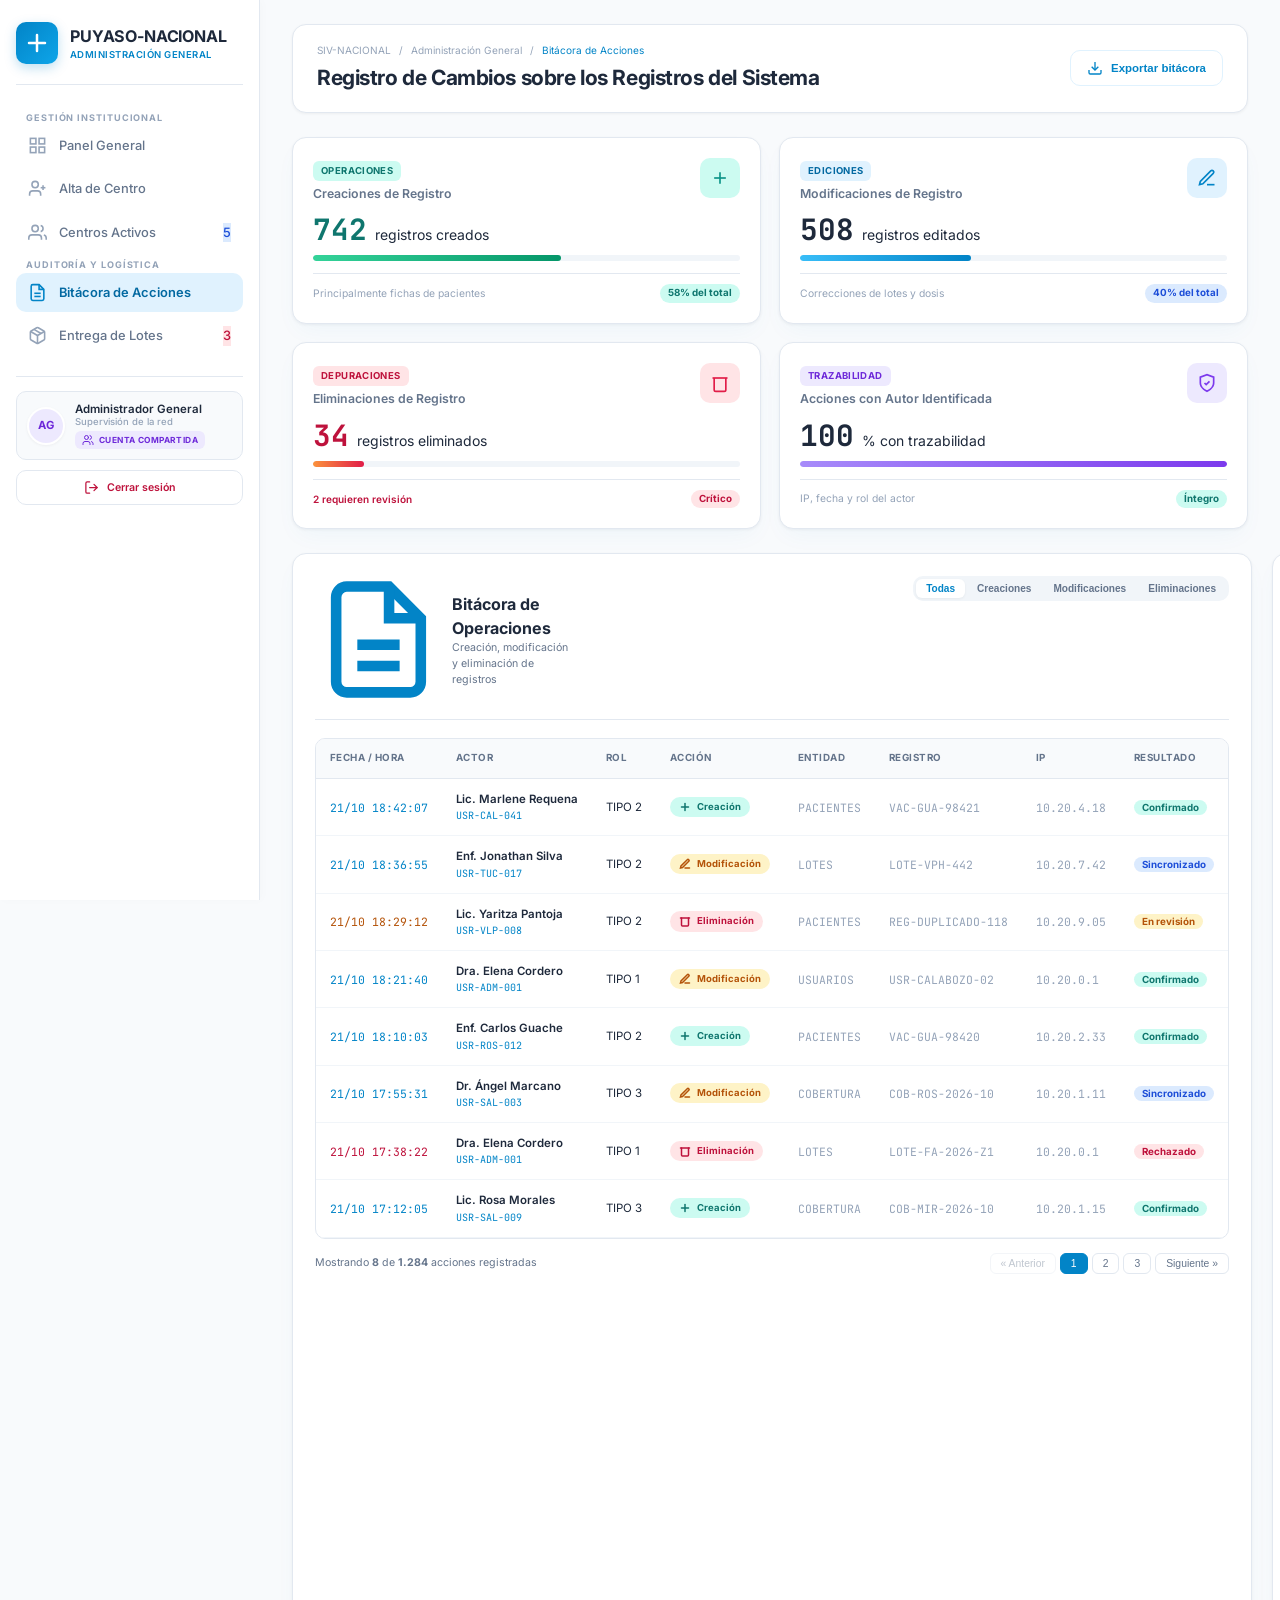
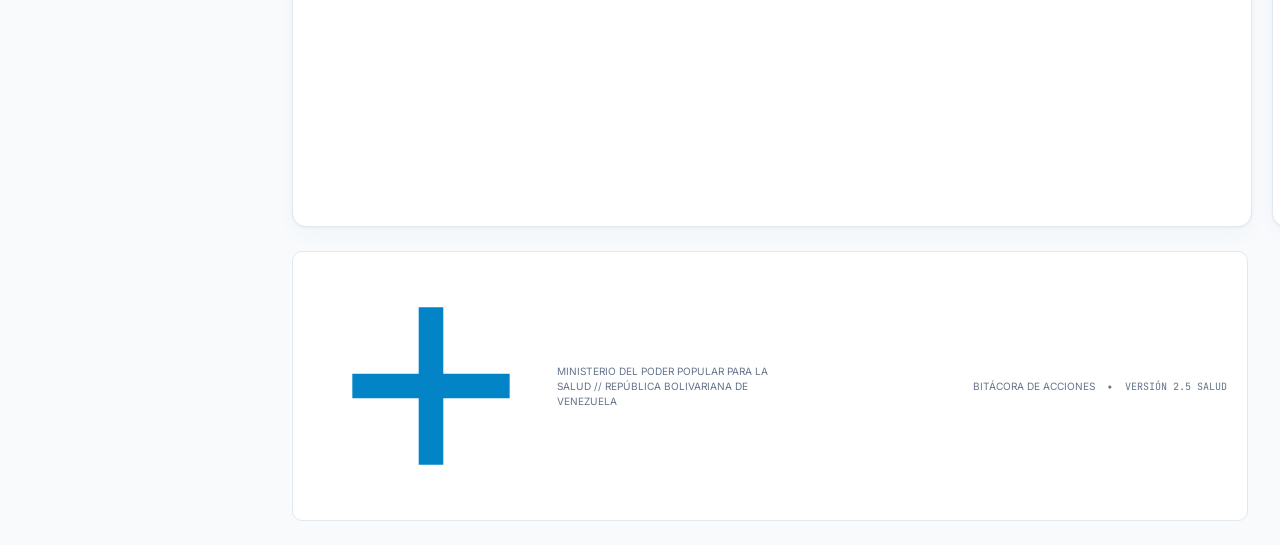
<file: vistas/admin/auditoria.html>
<!DOCTYPE html>
<html lang="es">

<head>
    <meta charset="UTF-8">
    <meta name="viewport" content="width=device-width, initial-scale=1.0">

    <meta name="description"
        content="Bitácora de acciones del SIV-Nacional: registro de creación, modificación y eliminación sobre los registros de la base de datos de la plataforma.">

    <title>SIV-NACIONAL // Bitácora de Acciones</title>

    <link rel="preconnect" href="https://fonts.googleapis.com">
    <link rel="preconnect" href="https://fonts.gstatic.com" crossorigin>
    <link
        href="https://fonts.googleapis.com/css2?family=Inter:wght@300;400;500;600;700&family=JetBrains+Mono:wght@400;600&display=swap"
        rel="stylesheet">
    <link rel="stylesheet" href="../css/centro.css">
</head>

<body>

    <div class="health-layout">

        <!-- ==========================================================
             BARRA LATERAL ADMINISTRATIVA (USUARIO TIPO 1)
             ========================================================== -->
        <aside class="health-sidebar" id="health-sidebar">
            <div class="health-sidebar-inner">

                <div class="sidebar-brand">
                    <div class="brand-cross-icon">
                        <svg viewBox="0 0 24 24" fill="none" stroke="currentColor" stroke-width="2.5" stroke-linecap="round"
                            stroke-linejoin="round">
                            <path d="M12 4v16m-8-8h16"></path>
                        </svg>
                    </div>
                    <div class="brand-text-block">
                        <span class="brand-title">PUYASO-NACIONAL</span>
                        <span class="brand-subtitle">Administración General</span>
                    </div>
                </div>

                <nav class="health-nav" aria-label="Navegación administrativa">

                    <span class="nav-group-label">Gestión Institucional</span>
                    <ul class="health-nav-list">
                        <li class="health-nav-item">
                            <a href="index.html" class="health-nav-link" id="nav-panel-admin">
                                <svg viewBox="0 0 24 24" fill="none" stroke="currentColor" stroke-width="2">
                                    <rect x="3" y="3" width="7" height="7"></rect>
                                    <rect x="14" y="3" width="7" height="7"></rect>
                                    <rect x="14" y="14" width="7" height="7"></rect>
                                    <rect x="3" y="14" width="7" height="7"></rect>
                                </svg>
                                <span>Panel General</span>
                            </a>
                        </li>
                        <li class="health-nav-item">
                            <a href="usuarios-nuevos.html" class="health-nav-link" id="nav-crear-usuario">
                                <svg viewBox="0 0 24 24" fill="none" stroke="currentColor" stroke-width="2">
                                    <path d="M16 21v-2a4 4 0 0 0-4-4H6a4 4 0 0 0-4 4v2"></path>
                                    <circle cx="9" cy="7" r="4"></circle>
                                    <line x1="19" y1="8" x2="19" y2="14"></line>
                                    <line x1="22" y1="11" x2="16" y2="11"></line>
                                </svg>
                                <span>Alta de Centro</span>
                            </a>
                        </li>
                        <li class="health-nav-item">
                            <a href="usuarios-activos.html" class="health-nav-link" id="nav-usuarios-activos">
                                <svg viewBox="0 0 24 24" fill="none" stroke="currentColor" stroke-width="2">
                                    <path d="M17 21v-2a4 4 0 0 0-4-4H5a4 4 0 0 0-4 4v2"></path>
                                    <circle cx="9" cy="7" r="4"></circle>
                                    <path d="M23 21v-2a4 4 0 0 0-3-3.87"></path>
                                    <path d="M16 3.13a4 4 0 0 1 0 7.75"></path>
                                </svg>
                                <span>Centros Activos</span>
                                <span class="nav-tag-badge tag-info">5</span>
                            </a>
                        </li>
                    </ul>

                    <span class="nav-group-label">Auditoría y Logística</span>
                    <ul class="health-nav-list">
                        <li class="health-nav-item active">
                            <a href="auditoria.html" class="health-nav-link" id="nav-auditoria">
                                <svg viewBox="0 0 24 24" fill="none" stroke="currentColor" stroke-width="2">
                                    <path d="M14 2H6a2 2 0 0 0-2 2v16a2 2 0 0 0 2 2h12a2 2 0 0 0 2-2V8z"></path>
                                    <polyline points="14 2 14 8 20 8"></polyline>
                                    <line x1="16" y1="13" x2="8" y2="13"></line>
                                    <line x1="16" y1="17" x2="8" y2="17"></line>
                                </svg>
                                <span>Bitácora de Acciones</span>
                            </a>
                        </li>
                        <li class="health-nav-item">
                            <a href="lotes-entrega.html" class="health-nav-link" id="nav-lotes">
                                <svg viewBox="0 0 24 24" fill="none" stroke="currentColor" stroke-width="2">
                                    <path d="m7.5 4.27 9 5.15"></path>
                                    <path
                                        d="M21 8a2 2 0 0 0-1-1.73l-7-4a2 2 0 0 0-2 0l-7 4A2 2 0 0 0 3 8v8a2 2 0 0 0 1 1.73l7 4a2 2 0 0 0 2 0l7-4A2 2 0 0 0 21 16Z">
                                    </path>
                                    <path d="m3.3 7 8.7 5 8.7-5"></path>
                                    <path d="M12 22V12"></path>
                                </svg>
                                <span>Entrega de Lotes</span>
                                <span class="nav-tag-badge tag-alert">3</span>
                            </a>
                        </li>
                    </ul>

                </nav>

                <div class="sidebar-footer-block">
                    <div class="sidebar-session-card">
                        <div class="sidebar-session-avatar is-shared">AG</div>
                        <div class="sidebar-session-text">
                            <span class="sidebar-session-name">Administrador General</span>
                            <span class="sidebar-session-sub">Supervisión de la red</span>
                            <span class="sidebar-shared-badge">
                                <svg viewBox="0 0 24 24" fill="none" stroke="currentColor" stroke-width="2" stroke-linecap="round" stroke-linejoin="round">
                                    <path d="M16 21v-2a4 4 0 0 0-4-4H6a4 4 0 0 0-4 4v2"></path>
                                    <circle cx="9" cy="7" r="4"></circle>
                                    <path d="M22 21v-2a4 4 0 0 0-3-3.87"></path>
                                    <path d="M16 3.13a4 4 0 0 1 0 7.75"></path>
                                </svg>
                                Cuenta compartida
                            </span>
                        </div>
                    </div>
                    <button type="button" class="sidebar-logout" data-siv-logout="../login.html">
                        <svg viewBox="0 0 24 24" fill="none" stroke="currentColor" stroke-width="2" stroke-linecap="round" stroke-linejoin="round">
                            <path d="M9 21H5a2 2 0 0 1-2-2V5a2 2 0 0 1 2-2h4"></path>
                            <polyline points="16 17 21 12 16 7"></polyline>
                            <line x1="21" y1="12" x2="9" y2="12"></line>
                        </svg>
                        <span>Cerrar sesión</span>
                    </button>
                </div>
            </div>
        </aside>

        <!-- ==========================================================
             CONTENIDO PRINCIPAL
             ========================================================== -->
        <main class="health-main-viewport">

            <header class="health-header">
                <div class="header-left-col">
                    <div class="health-breadcrumbs">
                        <span>SIV-NACIONAL</span>
                        <span>/</span>
                        <span>Administración General</span>
                        <span>/</span>
                        <span class="text-primary">Bitácora de Acciones</span>
                    </div>
                    <h1 class="health-main-heading">Registro de Cambios sobre los Registros del Sistema</h1>
                </div>

                <div class="header-right-tools">
                    <div class="header-btn-group">
                        <button class="btn-health btn-health-outline" type="button" id="btn-exportar-bitacora">
                            <svg viewBox="0 0 24 24" fill="none" stroke="currentColor" stroke-width="2">
                                <path d="M21 15v4a2 2 0 0 1-2 2H5a2 2 0 0 1-2-2v-4"></path>
                                <polyline points="7 10 12 15 17 10"></polyline>
                                <line x1="12" y1="15" x2="12" y2="3"></line>
                            </svg>
                            <span>Exportar bitácora</span>
                        </button>
                    </div>
                </div>
            </header>

            <!-- ==========================================================
                 INDICADORES DE LA BITÁCORA
                 ========================================================== -->
            <section class="health-kpi-grid" aria-label="Indicadores de la bitácora de acciones">

                <article class="kpi-health-card">
                    <div class="kpi-card-top">
                        <div>
                            <span class="kpi-category-badge kpi-badge-green">OPERACIONES</span>
                            <h3 class="kpi-card-title">Creaciones de Registro</h3>
                        </div>
                        <div class="kpi-icon-pill icon-green">
                            <svg viewBox="0 0 24 24" fill="none" stroke="currentColor" stroke-width="2">
                                <line x1="12" y1="5" x2="12" y2="19"></line>
                                <line x1="5" y1="12" x2="19" y2="12"></line>
                            </svg>
                        </div>
                    </div>
                    <div class="kpi-metric-row">
                        <span class="kpi-metric-number text-success">742</span>
                        <span class="kpi-metric-unit">registros creados</span>
                    </div>
                    <div class="kpi-health-progress">
                        <div class="kpi-progress-bar bar-green" style="width: 58%;"></div>
                    </div>
                    <div class="kpi-card-footer">
                        <span class="text-muted">Principalmente fichas de pacientes</span>
                        <span class="badge-health-pill badge-optimal">58% del total</span>
                    </div>
                </article>

                <article class="kpi-health-card">
                    <div class="kpi-card-top">
                        <div>
                            <span class="kpi-category-badge kpi-badge-blue">EDICIONES</span>
                            <h3 class="kpi-card-title">Modificaciones de Registro</h3>
                        </div>
                        <div class="kpi-icon-pill icon-blue">
                            <svg viewBox="0 0 24 24" fill="none" stroke="currentColor" stroke-width="2">
                                <path d="M12 20h9"></path>
                                <path d="M16.5 3.5a2.1 2.1 0 0 1 3 3L7 19l-4 1 1-4Z"></path>
                            </svg>
                        </div>
                    </div>
                    <div class="kpi-metric-row">
                        <span class="kpi-metric-number">508</span>
                        <span class="kpi-metric-unit">registros editados</span>
                    </div>
                    <div class="kpi-health-progress">
                        <div class="kpi-progress-bar bar-blue" style="width: 40%;"></div>
                    </div>
                    <div class="kpi-card-footer">
                        <span class="text-muted">Correcciones de lotes y dosis</span>
                        <span class="badge-health-pill badge-stable">40% del total</span>
                    </div>
                </article>

                <article class="kpi-health-card">
                    <div class="kpi-card-top">
                        <div>
                            <span class="kpi-category-badge kpi-badge-red">DEPURACIONES</span>
                            <h3 class="kpi-card-title">Eliminaciones de Registro</h3>
                        </div>
                        <div class="kpi-icon-pill icon-red">
                            <svg viewBox="0 0 24 24" fill="none" stroke="currentColor" stroke-width="2">
                                <polyline points="3 6 5 6 21 6"></polyline>
                                <path d="M19 6v14a2 2 0 0 1-2 2H7a2 2 0 0 1-2-2V6"></path>
                            </svg>
                        </div>
                    </div>
                    <div class="kpi-metric-row">
                        <span class="kpi-metric-number text-danger">34</span>
                        <span class="kpi-metric-unit">registros eliminados</span>
                    </div>
                    <div class="kpi-health-progress">
                        <div class="kpi-progress-bar" style="width: 12%; background: linear-gradient(90deg,#fb923c,#e11d48);"></div>
                    </div>
                    <div class="kpi-card-footer">
                        <span class="trend-badge trend-alert">2 requieren revisión</span>
                        <span class="badge-health-pill badge-danger">Crítico</span>
                    </div>
                </article>

                <article class="kpi-health-card">
                    <div class="kpi-card-top">
                        <div>
                            <span class="kpi-category-badge kpi-badge-purple">TRAZABILIDAD</span>
                            <h3 class="kpi-card-title">Acciones con Autor Identificada</h3>
                        </div>
                        <div class="kpi-icon-pill icon-purple">
                            <svg viewBox="0 0 24 24" fill="none" stroke="currentColor" stroke-width="2">
                                <path d="M12 22s8-4 8-10V5l-8-3-8 3v7c0 6 8 10 8 10z"></path>
                                <path d="m9 12 2 2 4-4"></path>
                            </svg>
                        </div>
                    </div>
                    <div class="kpi-metric-row">
                        <span class="kpi-metric-number">100</span>
                        <span class="kpi-metric-unit">% con trazabilidad</span>
                    </div>
                    <div class="kpi-health-progress">
                        <div class="kpi-progress-bar bar-purple" style="width: 100%;"></div>
                    </div>
                    <div class="kpi-card-footer">
                        <span class="text-muted">IP, fecha y rol del actor</span>
                        <span class="badge-health-pill badge-optimal">Íntegro</span>
                    </div>
                </article>
            </section>

            <!-- ==========================================================
                 TABLA DE BITÁCORA + LÍNEA DE TIEMPO
                 ========================================================== -->
            <div class="health-dashboard-grid">

                <section class="health-table-panel" style="grid-column: 1 / 2;">
                    <div class="health-panel-header">
                        <div class="panel-title-with-icon">
                            <svg class="icon-22" viewBox="0 0 24 24" fill="none" stroke="currentColor" stroke-width="2">
                                <path d="M14 2H6a2 2 0 0 0-2 2v16a2 2 0 0 0 2 2h12a2 2 0 0 0 2-2V8z"></path>
                                <polyline points="14 2 14 8 20 8"></polyline>
                                <line x1="16" y1="13" x2="8" y2="13"></line>
                                <line x1="16" y1="17" x2="8" y2="17"></line>
                            </svg>
                            <div>
                                <h2 class="panel-heading">Bitácora de Operaciones</h2>
                                <p class="panel-subheading">Creación, modificación y eliminación de registros</p>
                            </div>
                        </div>

                        <div class="table-filter-bar">
                            <div class="geo-filter-pills" id="filtros-accion">
                                <button class="geo-filter-btn active" type="button" data-accion="todas">Todas</button>
                                <button class="geo-filter-btn" type="button" data-accion="creacion">Creaciones</button>
                                <button class="geo-filter-btn" type="button" data-accion="modificacion">Modificaciones</button>
                                <button class="geo-filter-btn" type="button" data-accion="eliminacion">Eliminaciones</button>
                            </div>
                        </div>
                    </div>

                    <div class="health-table-container">
                        <table class="health-table" id="tabla-bitacora">
                            <thead>
                                <tr>
                                    <th>FECHA / HORA</th>
                                    <th>ACTOR</th>
                                    <th>ROL</th>
                                    <th>ACCIÓN</th>
                                    <th>ENTIDAD</th>
                                    <th>REGISTRO</th>
                                    <th>IP</th>
                                    <th class="text-right">RESULTADO</th>
                                </tr>
                            </thead>
                            <tbody id="tbody-bitacora">

                                <tr data-accion="creacion">
                                    <td class="font-mono text-primary">21/10 18:42:07</td>
                                    <td>
                                        <div class="patient-cell">
                                            <span class="patient-name">Lic. Marlene Requena</span>
                                            <span class="patient-id">USR-CAL-041</span>
                                        </div>
                                    </td>
                                    <td><span class="role-chip role-chip-vacunacion">TIPO 2</span></td>
                                    <td><span class="audit-action audit-create">
                                            <svg viewBox="0 0 24 24" fill="none" stroke="currentColor" stroke-width="3"
                                                stroke-linecap="round">
                                                <line x1="12" y1="5" x2="12" y2="19"></line>
                                                <line x1="5" y1="12" x2="19" y2="12"></line>
                                            </svg>
                                            Creación
                                        </span></td>
                                    <td class="font-mono text-muted">PACIENTES</td>
                                    <td class="font-mono text-muted">VAC-GUA-98421</td>
                                    <td class="font-mono text-muted">10.20.4.18</td>
                                    <td class="text-right"><span class="badge-health-pill badge-optimal">Confirmado</span></td>
                                </tr>

                                <tr data-accion="modificacion">
                                    <td class="font-mono text-primary">21/10 18:36:55</td>
                                    <td>
                                        <div class="patient-cell">
                                            <span class="patient-name">Enf. Jonathan Silva</span>
                                            <span class="patient-id">USR-TUC-017</span>
                                        </div>
                                    </td>
                                    <td><span class="role-chip role-chip-vacunacion">TIPO 2</span></td>
                                    <td><span class="audit-action audit-update">
                                            <svg viewBox="0 0 24 24" fill="none" stroke="currentColor" stroke-width="3"
                                                stroke-linecap="round">
                                                <path d="M12 20h9"></path>
                                                <path d="M16.5 3.5a2.1 2.1 0 0 1 3 3L7 19l-4 1 1-4Z"></path>
                                            </svg>
                                            Modificación
                                        </span></td>
                                    <td class="font-mono text-muted">LOTES</td>
                                    <td class="font-mono text-muted">LOTE-VPH-442</td>
                                    <td class="font-mono text-muted">10.20.7.42</td>
                                    <td class="text-right"><span class="badge-health-pill badge-stable">Sincronizado</span></td>
                                </tr>

                                <tr data-accion="eliminacion">
                                    <td class="font-mono text-warning">21/10 18:29:12</td>
                                    <td>
                                        <div class="patient-cell">
                                            <span class="patient-name">Lic. Yaritza Pantoja</span>
                                            <span class="patient-id">USR-VLP-008</span>
                                        </div>
                                    </td>
                                    <td><span class="role-chip role-chip-vacunacion">TIPO 2</span></td>
                                    <td><span class="audit-action audit-delete">
                                            <svg viewBox="0 0 24 24" fill="none" stroke="currentColor" stroke-width="3"
                                                stroke-linecap="round">
                                                <polyline points="3 6 5 6 21 6"></polyline>
                                                <path d="M19 6v14a2 2 0 0 1-2 2H7a2 2 0 0 1-2-2V6"></path>
                                            </svg>
                                            Eliminación
                                        </span></td>
                                    <td class="font-mono text-muted">PACIENTES</td>
                                    <td class="font-mono text-muted">REG-DUPLICADO-118</td>
                                    <td class="font-mono text-muted">10.20.9.05</td>
                                    <td class="text-right"><span class="badge-health-pill badge-warning">En revisión</span></td>
                                </tr>

                                <tr data-accion="modificacion">
                                    <td class="font-mono text-primary">21/10 18:21:40</td>
                                    <td>
                                        <div class="patient-cell">
                                            <span class="patient-name">Dra. Elena Cordero</span>
                                            <span class="patient-id">USR-ADM-001</span>
                                        </div>
                                    </td>
                                    <td><span class="role-chip role-chip-admin">TIPO 1</span></td>
                                    <td><span class="audit-action audit-update">
                                            <svg viewBox="0 0 24 24" fill="none" stroke="currentColor" stroke-width="3"
                                                stroke-linecap="round">
                                                <path d="M12 20h9"></path>
                                                <path d="M16.5 3.5a2.1 2.1 0 0 1 3 3L7 19l-4 1 1-4Z"></path>
                                            </svg>
                                            Modificación
                                        </span></td>
                                    <td class="font-mono text-muted">USUARIOS</td>
                                    <td class="font-mono text-muted">USR-CALABOZO-02</td>
                                    <td class="font-mono text-muted">10.20.0.1</td>
                                    <td class="text-right"><span class="badge-health-pill badge-optimal">Confirmado</span></td>
                                </tr>

                                <tr data-accion="creacion">
                                    <td class="font-mono text-primary">21/10 18:10:03</td>
                                    <td>
                                        <div class="patient-cell">
                                            <span class="patient-name">Enf. Carlos Guache</span>
                                            <span class="patient-id">USR-ROS-012</span>
                                        </div>
                                    </td>
                                    <td><span class="role-chip role-chip-vacunacion">TIPO 2</span></td>
                                    <td><span class="audit-action audit-create">
                                            <svg viewBox="0 0 24 24" fill="none" stroke="currentColor" stroke-width="3"
                                                stroke-linecap="round">
                                                <line x1="12" y1="5" x2="12" y2="19"></line>
                                                <line x1="5" y1="12" x2="19" y2="12"></line>
                                            </svg>
                                            Creación
                                        </span></td>
                                    <td class="font-mono text-muted">PACIENTES</td>
                                    <td class="font-mono text-muted">VAC-GUA-98420</td>
                                    <td class="font-mono text-muted">10.20.2.33</td>
                                    <td class="text-right"><span class="badge-health-pill badge-optimal">Confirmado</span></td>
                                </tr>

                                <tr data-accion="modificacion">
                                    <td class="font-mono text-primary">21/10 17:55:31</td>
                                    <td>
                                        <div class="patient-cell">
                                            <span class="patient-name">Dr. Ángel Marcano</span>
                                            <span class="patient-id">USR-SAL-003</span>
                                        </div>
                                    </td>
                                    <td><span class="role-chip role-chip-salud">TIPO 3</span></td>
                                    <td><span class="audit-action audit-update">
                                            <svg viewBox="0 0 24 24" fill="none" stroke="currentColor" stroke-width="3"
                                                stroke-linecap="round">
                                                <path d="M12 20h9"></path>
                                                <path d="M16.5 3.5a2.1 2.1 0 0 1 3 3L7 19l-4 1 1-4Z"></path>
                                            </svg>
                                            Modificación
                                        </span></td>
                                    <td class="font-mono text-muted">COBERTURA</td>
                                    <td class="font-mono text-muted">COB-ROS-2026-10</td>
                                    <td class="font-mono text-muted">10.20.1.11</td>
                                    <td class="text-right"><span class="badge-health-pill badge-stable">Sincronizado</span></td>
                                </tr>

                                <tr data-accion="eliminacion">
                                    <td class="font-mono text-danger">21/10 17:38:22</td>
                                    <td>
                                        <div class="patient-cell">
                                            <span class="patient-name">Dra. Elena Cordero</span>
                                            <span class="patient-id">USR-ADM-001</span>
                                        </div>
                                    </td>
                                    <td><span class="role-chip role-chip-admin">TIPO 1</span></td>
                                    <td><span class="audit-action audit-delete">
                                            <svg viewBox="0 0 24 24" fill="none" stroke="currentColor" stroke-width="3"
                                                stroke-linecap="round">
                                                <polyline points="3 6 5 6 21 6"></polyline>
                                                <path d="M19 6v14a2 2 0 0 1-2 2H7a2 2 0 0 1-2-2V6"></path>
                                            </svg>
                                            Eliminación
                                        </span></td>
                                    <td class="font-mono text-muted">LOTES</td>
                                    <td class="font-mono text-muted">LOTE-FA-2026-Z1</td>
                                    <td class="font-mono text-muted">10.20.0.1</td>
                                    <td class="text-right"><span class="badge-health-pill badge-danger">Rechazado</span></td>
                                </tr>

                                <tr data-accion="creacion">
                                    <td class="font-mono text-primary">21/10 17:12:05</td>
                                    <td>
                                        <div class="patient-cell">
                                            <span class="patient-name">Lic. Rosa Morales</span>
                                            <span class="patient-id">USR-SAL-009</span>
                                        </div>
                                    </td>
                                    <td><span class="role-chip role-chip-salud">TIPO 3</span></td>
                                    <td><span class="audit-action audit-create">
                                            <svg viewBox="0 0 24 24" fill="none" stroke="currentColor" stroke-width="3"
                                                stroke-linecap="round">
                                                <line x1="12" y1="5" x2="12" y2="19"></line>
                                                <line x1="5" y1="12" x2="19" y2="12"></line>
                                            </svg>
                                            Creación
                                        </span></td>
                                    <td class="font-mono text-muted">COBERTURA</td>
                                    <td class="font-mono text-muted">COB-MIR-2026-10</td>
                                    <td class="font-mono text-muted">10.20.1.15</td>
                                    <td class="text-right"><span class="badge-health-pill badge-optimal">Confirmado</span></td>
                                </tr>
                            </tbody>
                        </table>
                    </div>

                    <div class="health-table-footer">
                        <span>Mostrando <strong id="conteo-bitacora">8</strong> de <strong>1.284</strong> acciones
                            registradas</span>
                        <div class="pagination-controls">
                            <button class="pagination-btn" type="button" disabled>&laquo; Anterior</button>
                            <button class="pagination-btn active" type="button">1</button>
                            <button class="pagination-btn" type="button">2</button>
                            <button class="pagination-btn" type="button">3</button>
                            <button class="pagination-btn" type="button">Siguiente &raquo;</button>
                        </div>
                    </div>
                </section>

                <!-- Línea de tiempo de los eventos críticos -->
                <aside class="health-panel">
                    <div class="health-panel-header">
                        <div class="panel-title-with-icon">
                            <svg class="icon-22" viewBox="0 0 24 24" fill="none" stroke="currentColor" stroke-width="2">
                                <circle cx="12" cy="12" r="10"></circle>
                                <polyline points="12 6 12 12 16 14"></polyline>
                            </svg>
                            <div>
                                <h2 class="panel-heading">Eventos Recientes</h2>
                                <p class="panel-subheading">Línea de tiempo de la última hora</p>
                            </div>
                        </div>
                    </div>

                    <div class="audit-timeline">

                        <div class="audit-timeline-item">
                            <div class="audit-timeline-dot">
                                <svg viewBox="0 0 24 24" fill="none" stroke="currentColor" stroke-width="3"
                                    stroke-linecap="round">
                                    <line x1="12" y1="5" x2="12" y2="19"></line>
                                    <line x1="5" y1="12" x2="19" y2="12"></line>
                                </svg>
                            </div>
                            <div class="audit-timeline-card">
                                <div class="audit-timeline-head">
                                    <span class="audit-timeline-title">Registro de paciente creado</span>
                                    <span class="audit-timeline-time">18:42</span>
                                </div>
                                <p class="audit-timeline-desc">
                                    Ficha <strong>VAC-GUA-98421</strong> registrada por la Lic. Marlene Requena
                                    (Ambulatorio Calabozo Centro).
                                </p>
                            </div>
                        </div>

                        <div class="audit-timeline-item">
                            <div class="audit-timeline-dot" style="background:var(--salud-ambar-claro); color:var(--salud-ambar-texto);">
                                <svg viewBox="0 0 24 24" fill="none" stroke="currentColor" stroke-width="3"
                                    stroke-linecap="round">
                                    <path d="M12 20h9"></path>
                                    <path d="M16.5 3.5a2.1 2.1 0 0 1 3 3L7 19l-4 1 1-4Z"></path>
                                </svg>
                            </div>
                            <div class="audit-timeline-card">
                                <div class="audit-timeline-head">
                                    <span class="audit-timeline-title">Lote VPH-442 actualizado</span>
                                    <span class="audit-timeline-time">18:36</span>
                                </div>
                                <p class="audit-timeline-desc">
                                    Se ajustó la existencia del lote (310 &rarr; 295 dosis) y la temperatura de
                                    almacenamiento (+6.1&deg;C).
                                </p>
                            </div>
                        </div>

                        <div class="audit-timeline-item">
                            <div class="audit-timeline-dot" style="background:var(--salud-rojo-claro); color:var(--salud-rojo-texto);">
                                <svg viewBox="0 0 24 24" fill="none" stroke="currentColor" stroke-width="3"
                                    stroke-linecap="round">
                                    <polyline points="3 6 5 6 21 6"></polyline>
                                    <path d="M19 6v14a2 2 0 0 1-2 2H7a2 2 0 0 1-2-2V6"></path>
                                </svg>
                            </div>
                            <div class="audit-timeline-card">
                                <div class="audit-timeline-head">
                                    <span class="audit-timeline-title">Eliminación en revisión</span>
                                    <span class="audit-timeline-time">18:29</span>
                                </div>
                                <p class="audit-timeline-desc">
                                    El registro <strong>REG-DUPLICADO-118</strong> fue marcado para eliminación y
                                    requiere validación de la administración.
                                </p>
                            </div>
                        </div>

                        <div class="audit-timeline-item">
                            <div class="audit-timeline-dot" style="background:var(--salud-morado-claro); color:var(--salud-morado-texto);">
                                <svg viewBox="0 0 24 24" fill="none" stroke="currentColor" stroke-width="2">
                                    <path d="M12 20h9"></path>
                                    <path d="M16.5 3.5a2.1 2.1 0 0 1 3 3L7 19l-4 1 1-4Z"></path>
                                </svg>
                            </div>
                            <div class="audit-timeline-card">
                                <div class="audit-timeline-head">
                                    <span class="audit-timeline-title">Permisos de cuenta ampliados</span>
                                    <span class="audit-timeline-time">18:21</span>
                                </div>
                                <p class="audit-timeline-desc">
                                    La cuenta <strong>USR-CALABOZO-02</strong> habilitó el módulo de control de
                                    inventario y cadena de frío.
                                </p>
                            </div>
                        </div>

                        <div class="audit-timeline-item">
                            <div class="audit-timeline-dot">
                                <svg viewBox="0 0 24 24" fill="none" stroke="currentColor" stroke-width="3"
                                    stroke-linecap="round">
                                    <line x1="12" y1="5" x2="12" y2="19"></line>
                                    <line x1="5" y1="12" x2="19" y2="12"></line>
                                </svg>
                            </div>
                            <div class="audit-timeline-card">
                                <div class="audit-timeline-head">
                                    <span class="audit-timeline-title">Cobertura municipal actualizada</span>
                                    <span class="audit-timeline-time">17:55</span>
                                </div>
                                <p class="audit-timeline-desc">
                                    El Dr. Ángel Marcano consolidó la cobertura del municipio Juan Germán Roscio
                                    con el corte de la jornada.
                                </p>
                            </div>
                        </div>
                    </div>

                    <div class="cold-chain-monitor-box" style="margin-top:20px; margin-bottom:0;">
                        <div class="cold-chain-header">
                            <svg viewBox="0 0 24 24" fill="none" stroke="currentColor" stroke-width="2">
                                <circle cx="12" cy="12" r="10"></circle>
                                <polyline points="12 6 12 12 14 14"></polyline>
                            </svg>
                            <span>Retención de la Bitácora</span>
                        </div>
                        <div class="batch-details-grid" style="margin-bottom:0;">
                            <div class="batch-row">
                                <span>Período de conservación:</span>
                                <strong>5 años</strong>
                            </div>
                            <div class="batch-row">
                                <span>Integridad:</span>
                                <strong class="text-success">No alterada</strong>
                            </div>
                            <div class="batch-row">
                                <span>Firma digital:</span>
                                <span>Pendiente (capa de Controladores)</span>
                            </div>
                        </div>
                    </div>
                </aside>
            </div>

            <footer class="health-footer">
                <div class="footer-health-brand">
                    <svg class="icon-16" viewBox="0 0 24 24" fill="none" stroke="currentColor" stroke-width="2.5">
                        <path d="M12 4v16m-8-8h16"></path>
                    </svg>
                    <span>MINISTERIO DEL PODER POPULAR PARA LA SALUD // REPÚBLICA BOLIVARIANA DE VENEZUELA</span>
                </div>
                <div class="footer-meta-info">
                    <span>BITÁCORA DE ACCIONES</span>
                    <span>•</span>
                    <span class="font-mono">VERSIÓN 2.5 SALUD</span>
                </div>
            </footer>

        </main>
    </div>

    <script src="../js/ui.js"></script>
    <script>
        (function(){'use strict'; if(window.SIV&&SIV.marcarNavegacionActiva)SIV.marcarNavegacionActiva('.health-nav-link'); if(window.SIV&&SIV.enlazarCierreSesion)SIV.enlazarCierreSesion();})();
    </script>
    <script>
        /* ==============================================================
           FILTROS POR TIPO DE ACCIÓN (SOLO INTERFAZ)
           ============================================================== */
        (function () {
            'use strict';

            var botones = document.querySelectorAll('#filtros-accion .geo-filter-btn');
            var cuerpo = document.getElementById('tbody-bitacora');
            var conteo = document.getElementById('conteo-bitacora');
            var filas = Array.prototype.slice.call(cuerpo.querySelectorAll('tr'));

            Array.prototype.forEach.call(botones, function (boton) {
                boton.addEventListener('click', function () {
                    Array.prototype.forEach.call(botones, function (b) { b.classList.remove('active'); });
                    boton.classList.add('active');

                    var accion = boton.getAttribute('data-accion');
                    var visibles = 0;

                    filas.forEach(function (fila) {
                        if (accion === 'todas' || fila.getAttribute('data-accion') === accion) {
                            fila.style.display = '';
                            visibles++;
                        } else {
                            fila.style.display = 'none';
                        }
                    });

                    conteo.textContent = visibles;
                });
            });

            document.getElementById('btn-exportar-bitacora').addEventListener('click', function () {
                SIV.toast('La exportación de la bitácora se habilitará con la integración de la base de datos.', 'info');
            });
        })();
    </script>
</body>

</html>
</file>
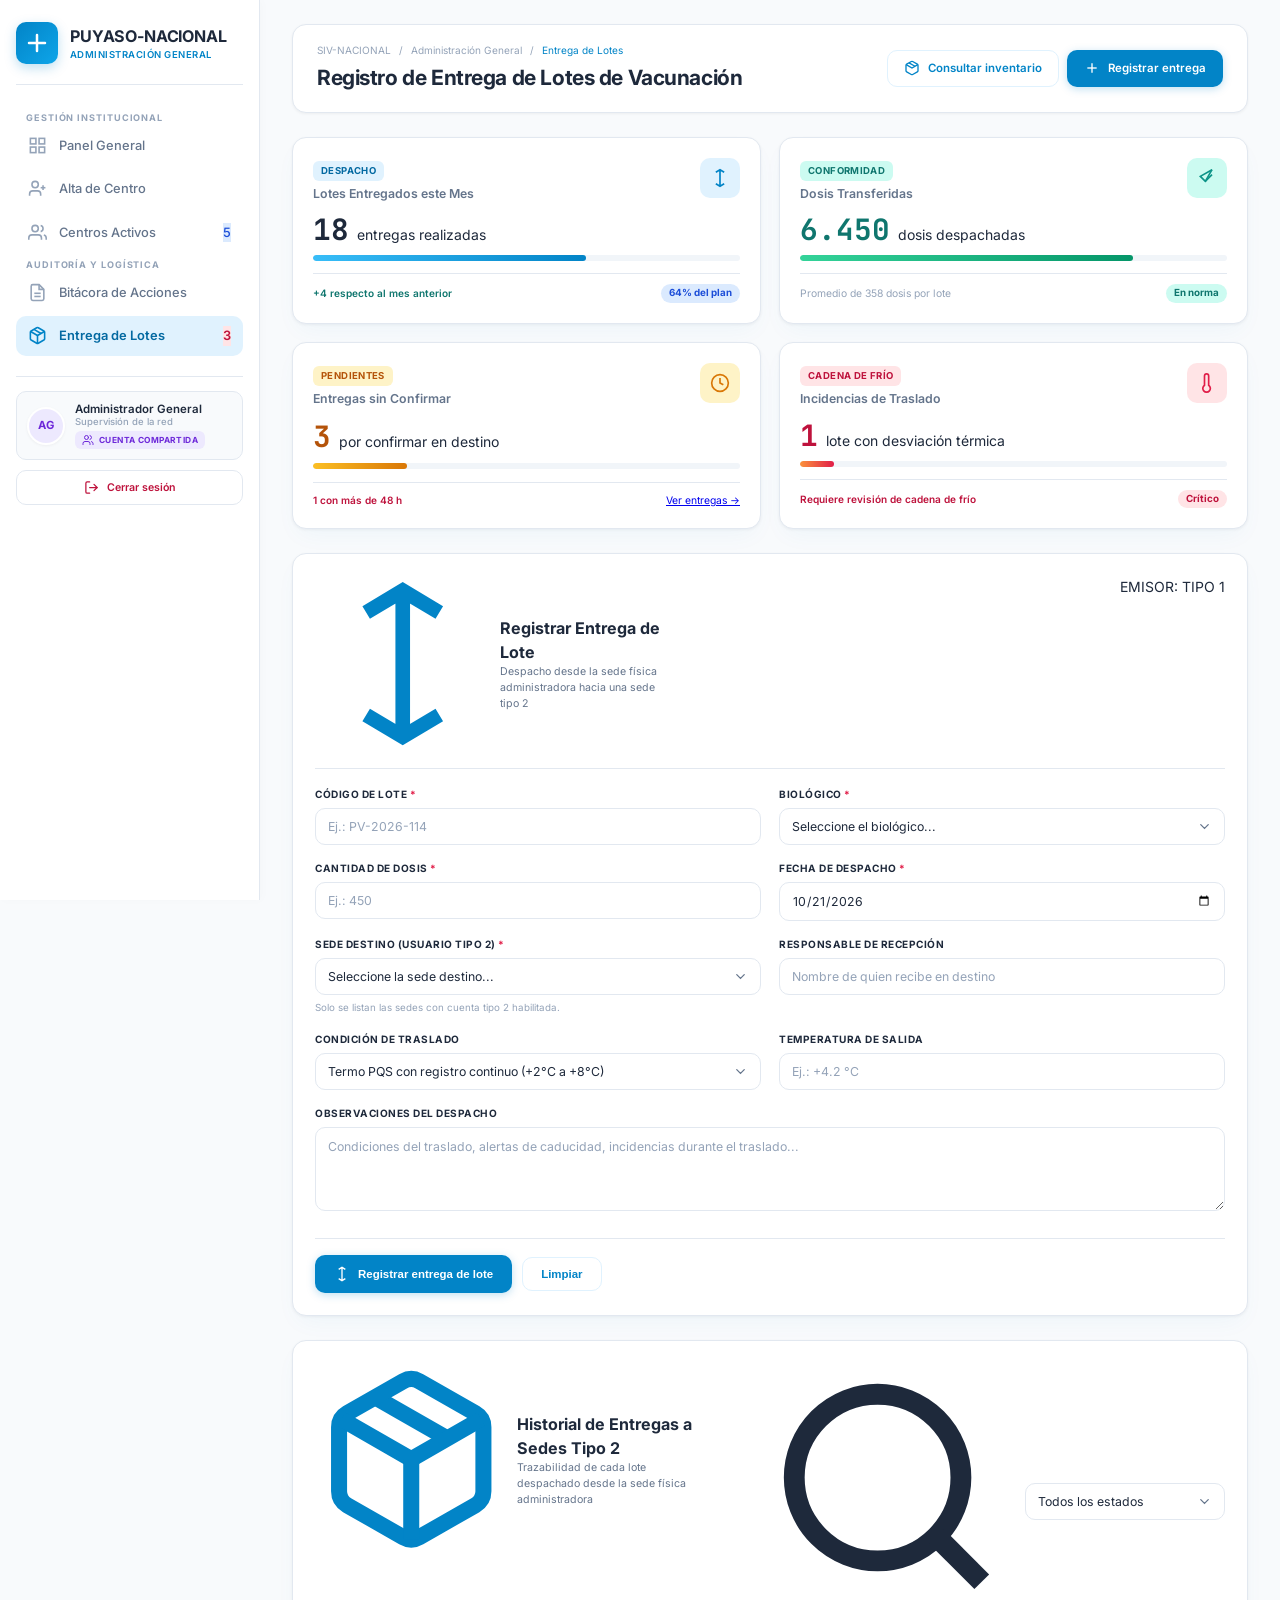
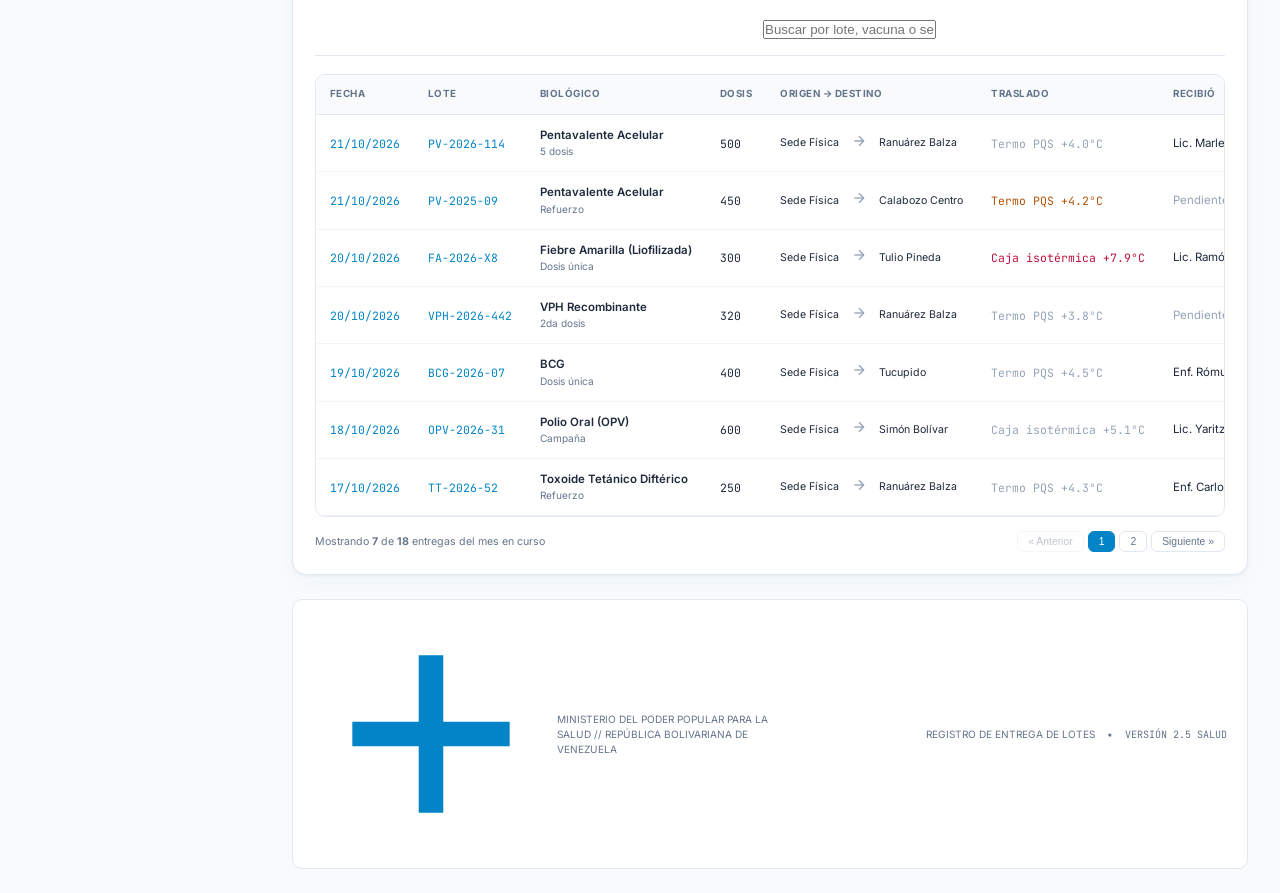
<file: vistas/admin/lotes-entrega.html>
<!DOCTYPE html>
<html lang="es">

<head>
    <meta charset="UTF-8">
    <meta name="viewport" content="width=device-width, initial-scale=1.0">

    <meta name="description"
        content="Registro de entrega de lotes de vacunación del SIV-Nacional: despacho desde la sede física administradora hacia las sedes de los usuarios tipo 2.">

    <title>SIV-NACIONAL // Entrega de Lotes</title>

    <link rel="preconnect" href="https://fonts.googleapis.com">
    <link rel="preconnect" href="https://fonts.gstatic.com" crossorigin>
    <link
        href="https://fonts.googleapis.com/css2?family=Inter:wght@300;400;500;600;700&family=JetBrains+Mono:wght@400;600&display=swap"
        rel="stylesheet">
    <link rel="stylesheet" href="../css/centro.css">
</head>

<body>

    <div class="health-layout">

        <!-- ==========================================================
             BARRA LATERAL ADMINISTRATIVA (USUARIO TIPO 1)
             ========================================================== -->
        <aside class="health-sidebar" id="health-sidebar">
            <div class="health-sidebar-inner">

                <div class="sidebar-brand">
                    <div class="brand-cross-icon">
                        <svg viewBox="0 0 24 24" fill="none" stroke="currentColor" stroke-width="2.5" stroke-linecap="round"
                            stroke-linejoin="round">
                            <path d="M12 4v16m-8-8h16"></path>
                        </svg>
                    </div>
                    <div class="brand-text-block">
                        <span class="brand-title">PUYASO-NACIONAL</span>
                        <span class="brand-subtitle">Administración General</span>
                    </div>
                </div>

                <nav class="health-nav" aria-label="Navegación administrativa">

                    <span class="nav-group-label">Gestión Institucional</span>
                    <ul class="health-nav-list">
                        <li class="health-nav-item">
                            <a href="index.html" class="health-nav-link" id="nav-panel-admin">
                                <svg viewBox="0 0 24 24" fill="none" stroke="currentColor" stroke-width="2">
                                    <rect x="3" y="3" width="7" height="7"></rect>
                                    <rect x="14" y="3" width="7" height="7"></rect>
                                    <rect x="14" y="14" width="7" height="7"></rect>
                                    <rect x="3" y="14" width="7" height="7"></rect>
                                </svg>
                                <span>Panel General</span>
                            </a>
                        </li>
                        <li class="health-nav-item">
                            <a href="usuarios-nuevos.html" class="health-nav-link" id="nav-crear-usuario">
                                <svg viewBox="0 0 24 24" fill="none" stroke="currentColor" stroke-width="2">
                                    <path d="M16 21v-2a4 4 0 0 0-4-4H6a4 4 0 0 0-4 4v2"></path>
                                    <circle cx="9" cy="7" r="4"></circle>
                                    <line x1="19" y1="8" x2="19" y2="14"></line>
                                    <line x1="22" y1="11" x2="16" y2="11"></line>
                                </svg>
                                <span>Alta de Centro</span>
                            </a>
                        </li>
                        <li class="health-nav-item">
                            <a href="usuarios-activos.html" class="health-nav-link" id="nav-usuarios-activos">
                                <svg viewBox="0 0 24 24" fill="none" stroke="currentColor" stroke-width="2">
                                    <path d="M17 21v-2a4 4 0 0 0-4-4H5a4 4 0 0 0-4 4v2"></path>
                                    <circle cx="9" cy="7" r="4"></circle>
                                    <path d="M23 21v-2a4 4 0 0 0-3-3.87"></path>
                                    <path d="M16 3.13a4 4 0 0 1 0 7.75"></path>
                                </svg>
                                <span>Centros Activos</span>
                                <span class="nav-tag-badge tag-info">5</span>
                            </a>
                        </li>
                    </ul>

                    <span class="nav-group-label">Auditoría y Logística</span>
                    <ul class="health-nav-list">
                        <li class="health-nav-item">
                            <a href="auditoria.html" class="health-nav-link" id="nav-auditoria">
                                <svg viewBox="0 0 24 24" fill="none" stroke="currentColor" stroke-width="2">
                                    <path d="M14 2H6a2 2 0 0 0-2 2v16a2 2 0 0 0 2 2h12a2 2 0 0 0 2-2V8z"></path>
                                    <polyline points="14 2 14 8 20 8"></polyline>
                                    <line x1="16" y1="13" x2="8" y2="13"></line>
                                    <line x1="16" y1="17" x2="8" y2="17"></line>
                                </svg>
                                <span>Bitácora de Acciones</span>
                            </a>
                        </li>
                        <li class="health-nav-item active">
                            <a href="lotes-entrega.html" class="health-nav-link" id="nav-lotes">
                                <svg viewBox="0 0 24 24" fill="none" stroke="currentColor" stroke-width="2">
                                    <path d="m7.5 4.27 9 5.15"></path>
                                    <path
                                        d="M21 8a2 2 0 0 0-1-1.73l-7-4a2 2 0 0 0-2 0l-7 4A2 2 0 0 0 3 8v8a2 2 0 0 0 1 1.73l7 4a2 2 0 0 0 2 0l7-4A2 2 0 0 0 21 16Z">
                                    </path>
                                    <path d="m3.3 7 8.7 5 8.7-5"></path>
                                    <path d="M12 22V12"></path>
                                </svg>
                                <span>Entrega de Lotes</span>
                                <span class="nav-tag-badge tag-alert">3</span>
                            </a>
                        </li>
                    </ul>

                </nav>

                <div class="sidebar-footer-block">
                    <div class="sidebar-session-card">
                        <div class="sidebar-session-avatar is-shared">AG</div>
                        <div class="sidebar-session-text">
                            <span class="sidebar-session-name">Administrador General</span>
                            <span class="sidebar-session-sub">Supervisión de la red</span>
                            <span class="sidebar-shared-badge">
                                <svg viewBox="0 0 24 24" fill="none" stroke="currentColor" stroke-width="2" stroke-linecap="round" stroke-linejoin="round">
                                    <path d="M16 21v-2a4 4 0 0 0-4-4H6a4 4 0 0 0-4 4v2"></path>
                                    <circle cx="9" cy="7" r="4"></circle>
                                    <path d="M22 21v-2a4 4 0 0 0-3-3.87"></path>
                                    <path d="M16 3.13a4 4 0 0 1 0 7.75"></path>
                                </svg>
                                Cuenta compartida
                            </span>
                        </div>
                    </div>
                    <button type="button" class="sidebar-logout" data-siv-logout="../login.html">
                        <svg viewBox="0 0 24 24" fill="none" stroke="currentColor" stroke-width="2" stroke-linecap="round" stroke-linejoin="round">
                            <path d="M9 21H5a2 2 0 0 1-2-2V5a2 2 0 0 1 2-2h4"></path>
                            <polyline points="16 17 21 12 16 7"></polyline>
                            <line x1="21" y1="12" x2="9" y2="12"></line>
                        </svg>
                        <span>Cerrar sesión</span>
                    </button>
                </div>
            </div>
        </aside>

        <!-- ==========================================================
             CONTENIDO PRINCIPAL
             ========================================================== -->
        <main class="health-main-viewport">

            <header class="health-header">
                <div class="header-left-col">
                    <div class="health-breadcrumbs">
                        <span>SIV-NACIONAL</span>
                        <span>/</span>
                        <span>Administración General</span>
                        <span>/</span>
                        <span class="text-primary">Entrega de Lotes</span>
                    </div>
                    <h1 class="health-main-heading">Registro de Entrega de Lotes de Vacunación</h1>
                </div>

                <div class="header-right-tools">
                    <div class="header-btn-group">
                        <a href="../inventario.html" class="btn-health btn-health-outline">
                            <svg viewBox="0 0 24 24" fill="none" stroke="currentColor" stroke-width="2">
                                <path d="m7.5 4.27 9 5.15"></path>
                                <path
                                    d="M21 8a2 2 0 0 0-1-1.73l-7-4a2 2 0 0 0-2 0l-7 4A2 2 0 0 0 3 8v8a2 2 0 0 0 1 1.73l7 4a2 2 0 0 0 2 0l7-4A2 2 0 0 0 21 16Z">
                                </path>
                                <path d="m3.3 7 8.7 5 8.7-5"></path>
                            </svg>
                            <span>Consultar inventario</span>
                        </a>
                        <a href="#registro-entrega" class="btn-health btn-health-primary">
                            <svg viewBox="0 0 24 24" fill="none" stroke="currentColor" stroke-width="2">
                                <line x1="12" y1="5" x2="12" y2="19"></line>
                                <line x1="5" y1="12" x2="19" y2="12"></line>
                            </svg>
                            <span>Registrar entrega</span>
                        </a>
                    </div>
                </div>
            </header>

            <!-- ==========================================================
                 INDICADORES DE LOGÍSTICA
                 ========================================================== -->
            <section class="health-kpi-grid" aria-label="Indicadores de entrega de lotes">

                <article class="kpi-health-card">
                    <div class="kpi-card-top">
                        <div>
                            <span class="kpi-category-badge kpi-badge-blue">DESPACHO</span>
                            <h3 class="kpi-card-title">Lotes Entregados este Mes</h3>
                        </div>
                        <div class="kpi-icon-pill icon-blue">
                            <svg viewBox="0 0 24 24" fill="none" stroke="currentColor" stroke-width="2">
                                <path d="M12 2v20M17 5l-5-3-5 3M17 19l-5 3-5-3"></path>
                            </svg>
                        </div>
                    </div>
                    <div class="kpi-metric-row">
                        <span class="kpi-metric-number">18</span>
                        <span class="kpi-metric-unit">entregas realizadas</span>
                    </div>
                    <div class="kpi-health-progress">
                        <div class="kpi-progress-bar bar-blue" style="width: 64%;"></div>
                    </div>
                    <div class="kpi-card-footer">
                        <span class="trend-badge trend-up">+4 respecto al mes anterior</span>
                        <span class="badge-health-pill badge-stable">64% del plan</span>
                    </div>
                </article>

                <article class="kpi-health-card">
                    <div class="kpi-card-top">
                        <div>
                            <span class="kpi-category-badge kpi-badge-green">CONFORMIDAD</span>
                            <h3 class="kpi-card-title">Dosis Transferidas</h3>
                        </div>
                        <div class="kpi-icon-pill icon-green">
                            <svg viewBox="0 0 24 24" fill="none" stroke="currentColor" stroke-width="2">
                                <path d="M18 2 4 10l6 6 8-8"></path>
                                <path d="m18 2-8 14"></path>
                            </svg>
                        </div>
                    </div>
                    <div class="kpi-metric-row">
                        <span class="kpi-metric-number text-success">6.450</span>
                        <span class="kpi-metric-unit">dosis despachadas</span>
                    </div>
                    <div class="kpi-health-progress">
                        <div class="kpi-progress-bar bar-green" style="width: 78%;"></div>
                    </div>
                    <div class="kpi-card-footer">
                        <span class="text-muted">Promedio de 358 dosis por lote</span>
                        <span class="badge-health-pill badge-optimal">En norma</span>
                    </div>
                </article>

                <article class="kpi-health-card">
                    <div class="kpi-card-top">
                        <div>
                            <span class="kpi-category-badge kpi-badge-amber">PENDIENTES</span>
                            <h3 class="kpi-card-title">Entregas sin Confirmar</h3>
                        </div>
                        <div class="kpi-icon-pill" style="background:var(--salud-ambar-claro); color:var(--salud-ambar);">
                            <svg viewBox="0 0 24 24" fill="none" stroke="currentColor" stroke-width="2">
                                <circle cx="12" cy="12" r="10"></circle>
                                <polyline points="12 6 12 12 16 14"></polyline>
                            </svg>
                        </div>
                    </div>
                    <div class="kpi-metric-row">
                        <span class="kpi-metric-number text-warning">3</span>
                        <span class="kpi-metric-unit">por confirmar en destino</span>
                    </div>
                    <div class="kpi-health-progress">
                        <div class="kpi-progress-bar" style="width: 22%; background: linear-gradient(90deg,#fbbf24,#d97706);"></div>
                    </div>
                    <div class="kpi-card-footer">
                        <span class="trend-badge trend-alert">1 con más de 48 h</span>
                        <a href="#tabla-entregas" class="kpi-footer-link">Ver entregas &rarr;</a>
                    </div>
                </article>

                <article class="kpi-health-card">
                    <div class="kpi-card-top">
                        <div>
                            <span class="kpi-category-badge kpi-badge-red">CADENA DE FRÍO</span>
                            <h3 class="kpi-card-title">Incidencias de Traslado</h3>
                        </div>
                        <div class="kpi-icon-pill icon-red">
                            <svg viewBox="0 0 24 24" fill="none" stroke="currentColor" stroke-width="2">
                                <path d="M14 14.76V3.5a2.5 2.5 0 0 0-5 0v11.26a4.5 4.5 0 1 0 5 0z"></path>
                            </svg>
                        </div>
                    </div>
                    <div class="kpi-metric-row">
                        <span class="kpi-metric-number text-danger">1</span>
                        <span class="kpi-metric-unit">lote con desviación térmica</span>
                    </div>
                    <div class="kpi-health-progress">
                        <div class="kpi-progress-bar" style="width: 8%; background: linear-gradient(90deg,#fb923c,#e11d48);"></div>
                    </div>
                    <div class="kpi-card-footer">
                        <span class="trend-badge trend-alert">Requiere revisión de cadena de frío</span>
                        <span class="badge-health-pill badge-danger">Crítico</span>
                    </div>
                </article>
            </section>

            <!-- ==========================================================
                 FORMULARIO DE REGISTRO DE ENTREGA
                 ========================================================== -->
            <section class="health-panel" id="registro-entrega">
                <div class="health-panel-header">
                    <div class="panel-title-with-icon">
                        <svg class="icon-22" viewBox="0 0 24 24" fill="none" stroke="currentColor" stroke-width="2">
                            <path d="M12 2v20M17 5l-5-3-5 3M17 19l-5 3-5-3"></path>
                        </svg>
                        <div>
                            <h2 class="panel-heading">Registrar Entrega de Lote</h2>
                            <p class="panel-subheading">Despacho desde la sede física administradora hacia una sede
                                tipo 2</p>
                        </div>
                    </div>
                    <span class="role-chip role-chip-admin">EMISOR: TIPO 1</span>
                </div>

                <form id="form-entrega" novalidate>
                    <div class="admin-form-grid">

                        <div class="admin-form-field">
                            <label for="ent-lote">Código de lote <span class="required-mark">*</span></label>
                            <input class="admin-input" type="text" id="ent-lote" name="lote"
                                placeholder="Ej.: PV-2026-114" required>
                        </div>

                        <div class="admin-form-field">
                            <label for="ent-vacuna">Biológico <span class="required-mark">*</span></label>
                            <select class="admin-select" id="ent-vacuna" name="vacuna" required>
                                <option value="">Seleccione el biológico...</option>
                                <option>Pentavalente Acelular</option>
                                <option>BCG (Bacilo Calmette-Guérin)</option>
                                <option>Polio Oral (OPV)</option>
                                <option>Fiebre Amarilla (Liofilizada)</option>
                                <option>VPH Recombinante</option>
                                <option>Toxoide Tetánico Diftérico</option>
                                <option>Influenza Estacional</option>
                            </select>
                        </div>

                        <div class="admin-form-field">
                            <label for="ent-dosis">Cantidad de dosis <span class="required-mark">*</span></label>
                            <input class="admin-input" type="number" id="ent-dosis" name="dosis" min="1" step="1"
                                placeholder="Ej.: 450" required>
                        </div>

                        <div class="admin-form-field">
                            <label for="ent-fecha">Fecha de despacho <span class="required-mark">*</span></label>
                            <input class="admin-input" type="date" id="ent-fecha" name="fecha" value="2026-10-21"
                                required>
                        </div>

                        <div class="admin-form-field">
                            <label for="ent-destino">Sede destino (usuario tipo 2) <span class="required-mark">*</span></label>
                            <select class="admin-select" id="ent-destino" name="destino" required>
                                <option value="">Seleccione la sede destino...</option>
                                <option>Hospital Dr. Israel Ranuárez Balza — San Juan de los Morros</option>
                                <option>Ambulatorio Tipo II Calabozo Centro</option>
                                <option>CDI Simón Bolívar — Valle de la Pascua</option>
                                <option>Puesto de Salud Tucupido</option>
                                <option>CDI Tulio Pineda — Zaraza</option>
                            </select>
                            <span class="admin-hint">Solo se listan las sedes con cuenta tipo 2 habilitada.</span>
                        </div>

                        <div class="admin-form-field">
                            <label for="ent-recibe">Responsable de recepción</label>
                            <input class="admin-input" type="text" id="ent-recibe" name="recibe"
                                placeholder="Nombre de quien recibe en destino">
                        </div>

                        <div class="admin-form-field">
                            <label for="ent-termo">Condición de traslado</label>
                            <select class="admin-select" id="ent-termo" name="termo">
                                <option>Termo PQS con registro continuo (+2°C a +8°C)</option>
                                <option>Caja isotérmica con gel packs</option>
                                <option>Transporte refrigerado de la sede física</option>
                                <option>Traslado sin control térmico (requiere justificación)</option>
                            </select>
                        </div>

                        <div class="admin-form-field">
                            <label for="ent-temperatura">Temperatura de salida</label>
                            <input class="admin-input" type="text" id="ent-temperatura" name="temperatura"
                                placeholder="Ej.: +4.2 °C">
                        </div>

                        <div class="admin-form-field full">
                            <label for="ent-observacion">Observaciones del despacho</label>
                            <textarea class="admin-textarea" id="ent-observacion" name="observacion"
                                placeholder="Condiciones del traslado, alertas de caducidad, incidencias durante el traslado..."></textarea>
                        </div>
                    </div>

                    <div class="admin-form-actions">
                        <button type="submit" class="btn-health btn-health-primary" id="btn-registrar-entrega">
                            <svg viewBox="0 0 24 24" fill="none" stroke="currentColor" stroke-width="2">
                                <path d="M12 2v20M17 5l-5-3-5 3M17 19l-5 3-5-3"></path>
                            </svg>
                            <span>Registrar entrega de lote</span>
                        </button>

                        <button type="reset" class="btn-health btn-health-outline">Limpiar</button>
                    </div>
                </form>
            </section>

            <!-- ==========================================================
                 TABLA DE ENTREGAS
                 ========================================================== -->
            <section class="health-table-panel" id="tabla-entregas">
                <div class="health-panel-header">
                    <div class="panel-title-with-icon">
                        <svg class="icon-22" viewBox="0 0 24 24" fill="none" stroke="currentColor" stroke-width="2">
                            <path d="m7.5 4.27 9 5.15"></path>
                            <path
                                d="M21 8a2 2 0 0 0-1-1.73l-7-4a2 2 0 0 0-2 0l-7 4A2 2 0 0 0 3 8v8a2 2 0 0 0 1 1.73l7 4a2 2 0 0 0 2 0l7-4A2 2 0 0 0 21 16Z">
                            </path>
                            <path d="m3.3 7 8.7 5 8.7-5"></path>
                            <path d="M12 22V12"></path>
                        </svg>
                        <div>
                            <h2 class="panel-heading">Historial de Entregas a Sedes Tipo 2</h2>
                            <p class="panel-subheading">Trazabilidad de cada lote despachado desde la sede física
                                administradora</p>
                        </div>
                    </div>

                    <div class="table-filter-bar">
                        <div class="health-search-box">
                            <svg class="icon-16" viewBox="0 0 24 24" fill="none" stroke="currentColor" stroke-width="2">
                                <circle cx="11" cy="11" r="8"></circle>
                                <line x1="21" y1="21" x2="16.65" y2="16.65"></line>
                            </svg>
                            <input type="text" id="buscar-entrega" placeholder="Buscar por lote, vacuna o sede...">
                        </div>

                        <select class="admin-select" id="filtro-estado-entrega">
                            <option value="">Todos los estados</option>
                            <option value="recibido">Recibido conforme</option>
                            <option value="transito">En tránsito</option>
                            <option value="pendiente">Pendiente de recepción</option>
                            <option value="observacion">Recibido con observación</option>
                        </select>
                    </div>
                </div>

                <div class="health-table-container">
                    <table class="health-table" id="tabla-entregas-tabla">
                        <thead>
                            <tr>
                                <th>FECHA</th>
                                <th>LOTE</th>
                                <th>BIOLÓGICO</th>
                                <th>DOSIS</th>
                                <th>ORIGEN &rarr; DESTINO</th>
                                <th>TRASLADO</th>
                                <th>RECIBIÓ</th>
                                <th class="text-right">ESTADO</th>
                            </tr>
                        </thead>
                        <tbody id="tbody-entregas">

                            <tr data-estado="recibido" data-buscar="pv-2026-114 pentavalente hospital ranuárez balza roscio">
                                <td class="font-mono text-primary">21/10/2026</td>
                                <td class="font-mono text-primary">PV-2026-114</td>
                                <td>
                                    <div class="vaccine-col">
                                        <span class="vaccine-brand">Pentavalente Acelular</span>
                                        <span class="vaccine-dose-scheme">5 dosis</span>
                                    </div>
                                </td>
                                <td class="font-mono">500</td>
                                <td>
                                    <div class="delivery-flow">
                                        <span class="delivery-node">Sede Física</span>
                                        <span class="delivery-arrow">
                                            <svg viewBox="0 0 24 24" fill="none" stroke="currentColor" stroke-width="2">
                                                <line x1="5" y1="12" x2="19" y2="12"></line>
                                                <polyline points="12 5 19 12 12 19"></polyline>
                                            </svg>
                                        </span>
                                        <span class="delivery-node">Ranuárez Balza</span>
                                    </div>
                                </td>
                                <td class="font-mono text-muted">Termo PQS +4.0°C</td>
                                <td>Lic. Marlene Requena</td>
                                <td class="text-right"><span class="badge-health-pill badge-optimal">Recibido conforme</span></td>
                            </tr>

                            <tr data-estado="transito" data-buscar="pv-2025-09 pentavalente ambulatorio calabozo">
                                <td class="font-mono text-primary">21/10/2026</td>
                                <td class="font-mono text-primary">PV-2025-09</td>
                                <td>
                                    <div class="vaccine-col">
                                        <span class="vaccine-brand">Pentavalente Acelular</span>
                                        <span class="vaccine-dose-scheme">Refuerzo</span>
                                    </div>
                                </td>
                                <td class="font-mono">450</td>
                                <td>
                                    <div class="delivery-flow">
                                        <span class="delivery-node">Sede Física</span>
                                        <span class="delivery-arrow">
                                            <svg viewBox="0 0 24 24" fill="none" stroke="currentColor" stroke-width="2">
                                                <line x1="5" y1="12" x2="19" y2="12"></line>
                                                <polyline points="12 5 19 12 12 19"></polyline>
                                            </svg>
                                        </span>
                                        <span class="delivery-node">Calabozo Centro</span>
                                    </div>
                                </td>
                                <td class="font-mono text-warning">Termo PQS +4.2°C</td>
                                <td class="text-muted">Pendiente</td>
                                <td class="text-right"><span class="badge-health-pill badge-warning">En tránsito</span></td>
                            </tr>

                            <tr data-estado="observacion" data-buscar="fa-2026-x8 fiebre amarilla cdi tulio pineda zaraza">
                                <td class="font-mono text-primary">20/10/2026</td>
                                <td class="font-mono text-primary">FA-2026-X8</td>
                                <td>
                                    <div class="vaccine-col">
                                        <span class="vaccine-brand">Fiebre Amarilla (Liofilizada)</span>
                                        <span class="vaccine-dose-scheme">Dosis única</span>
                                    </div>
                                </td>
                                <td class="font-mono">300</td>
                                <td>
                                    <div class="delivery-flow">
                                        <span class="delivery-node">Sede Física</span>
                                        <span class="delivery-arrow">
                                            <svg viewBox="0 0 24 24" fill="none" stroke="currentColor" stroke-width="2">
                                                <line x1="5" y1="12" x2="19" y2="12"></line>
                                                <polyline points="12 5 19 12 12 19"></polyline>
                                            </svg>
                                        </span>
                                        <span class="delivery-node">Tulio Pineda</span>
                                    </div>
                                </td>
                                <td class="font-mono text-danger">Caja isotérmica +7.9°C</td>
                                <td>Lic. Ramón Arveláez</td>
                                <td class="text-right"><span class="badge-health-pill badge-warning">Con observación</span></td>
                            </tr>

                            <tr data-estado="pendiente" data-buscar="vph-2026-442 vph hospital ranuárez balza roscio">
                                <td class="font-mono text-primary">20/10/2026</td>
                                <td class="font-mono text-primary">VPH-2026-442</td>
                                <td>
                                    <div class="vaccine-col">
                                        <span class="vaccine-brand">VPH Recombinante</span>
                                        <span class="vaccine-dose-scheme">2da dosis</span>
                                    </div>
                                </td>
                                <td class="font-mono">320</td>
                                <td>
                                    <div class="delivery-flow">
                                        <span class="delivery-node">Sede Física</span>
                                        <span class="delivery-arrow">
                                            <svg viewBox="0 0 24 24" fill="none" stroke="currentColor" stroke-width="2">
                                                <line x1="5" y1="12" x2="19" y2="12"></line>
                                                <polyline points="12 5 19 12 12 19"></polyline>
                                            </svg>
                                        </span>
                                        <span class="delivery-node">Ranuárez Balza</span>
                                    </div>
                                </td>
                                <td class="font-mono text-muted">Termo PQS +3.8°C</td>
                                <td class="text-muted">Pendiente</td>
                                <td class="text-right"><span class="badge-health-pill badge-warning">Pendiente</span></td>
                            </tr>

                            <tr data-estado="recibido" data-buscar="bcg-2026-07 bcg puesto de salud tucupido">
                                <td class="font-mono text-primary">19/10/2026</td>
                                <td class="font-mono text-primary">BCG-2026-07</td>
                                <td>
                                    <div class="vaccine-col">
                                        <span class="vaccine-brand">BCG</span>
                                        <span class="vaccine-dose-scheme">Dosis única</span>
                                    </div>
                                </td>
                                <td class="font-mono">400</td>
                                <td>
                                    <div class="delivery-flow">
                                        <span class="delivery-node">Sede Física</span>
                                        <span class="delivery-arrow">
                                            <svg viewBox="0 0 24 24" fill="none" stroke="currentColor" stroke-width="2">
                                                <line x1="5" y1="12" x2="19" y2="12"></line>
                                                <polyline points="12 5 19 12 12 19"></polyline>
                                            </svg>
                                        </span>
                                        <span class="delivery-node">Tucupido</span>
                                    </div>
                                </td>
                                <td class="font-mono text-muted">Termo PQS +4.5°C</td>
                                <td>Enf. Rómulo Betancourt</td>
                                <td class="text-right"><span class="badge-health-pill badge-optimal">Recibido conforme</span></td>
                            </tr>

                            <tr data-estado="recibido" data-buscar="opv-2026-31 polio oral cdi simón bolívar valle de la pascua">
                                <td class="font-mono text-primary">18/10/2026</td>
                                <td class="font-mono text-primary">OPV-2026-31</td>
                                <td>
                                    <div class="vaccine-col">
                                        <span class="vaccine-brand">Polio Oral (OPV)</span>
                                        <span class="vaccine-dose-scheme">Campaña</span>
                                    </div>
                                </td>
                                <td class="font-mono">600</td>
                                <td>
                                    <div class="delivery-flow">
                                        <span class="delivery-node">Sede Física</span>
                                        <span class="delivery-arrow">
                                            <svg viewBox="0 0 24 24" fill="none" stroke="currentColor" stroke-width="2">
                                                <line x1="5" y1="12" x2="19" y2="12"></line>
                                                <polyline points="12 5 19 12 12 19"></polyline>
                                            </svg>
                                        </span>
                                        <span class="delivery-node">Simón Bolívar</span>
                                    </div>
                                </td>
                                <td class="font-mono text-muted">Caja isotérmica +5.1°C</td>
                                <td>Lic. Yaritza Pantoja</td>
                                <td class="text-right"><span class="badge-health-pill badge-optimal">Recibido conforme</span></td>
                            </tr>

                            <tr data-estado="recibido" data-buscar="tt-2026-52 toxoide hospital ranuárez balza roscio">
                                <td class="font-mono text-primary">17/10/2026</td>
                                <td class="font-mono text-primary">TT-2026-52</td>
                                <td>
                                    <div class="vaccine-col">
                                        <span class="vaccine-brand">Toxoide Tetánico Diftérico</span>
                                        <span class="vaccine-dose-scheme">Refuerzo</span>
                                    </div>
                                </td>
                                <td class="font-mono">250</td>
                                <td>
                                    <div class="delivery-flow">
                                        <span class="delivery-node">Sede Física</span>
                                        <span class="delivery-arrow">
                                            <svg viewBox="0 0 24 24" fill="none" stroke="currentColor" stroke-width="2">
                                                <line x1="5" y1="12" x2="19" y2="12"></line>
                                                <polyline points="12 5 19 12 12 19"></polyline>
                                            </svg>
                                        </span>
                                        <span class="delivery-node">Ranuárez Balza</span>
                                    </div>
                                </td>
                                <td class="font-mono text-muted">Termo PQS +4.3°C</td>
                                <td>Enf. Carlos Guache</td>
                                <td class="text-right"><span class="badge-health-pill badge-optimal">Recibido conforme</span></td>
                            </tr>
                        </tbody>
                    </table>
                </div>

                <div class="health-table-footer">
                    <span>Mostrando <strong id="conteo-entregas">7</strong> de <strong>18</strong> entregas del mes en
                        curso</span>
                    <div class="pagination-controls">
                        <button class="pagination-btn" type="button" disabled>&laquo; Anterior</button>
                        <button class="pagination-btn active" type="button">1</button>
                        <button class="pagination-btn" type="button">2</button>
                        <button class="pagination-btn" type="button">Siguiente &raquo;</button>
                    </div>
                </div>
            </section>

            <footer class="health-footer">
                <div class="footer-health-brand">
                    <svg class="icon-16" viewBox="0 0 24 24" fill="none" stroke="currentColor" stroke-width="2.5">
                        <path d="M12 4v16m-8-8h16"></path>
                    </svg>
                    <span>MINISTERIO DEL PODER POPULAR PARA LA SALUD // REPÚBLICA BOLIVARIANA DE VENEZUELA</span>
                </div>
                <div class="footer-meta-info">
                    <span>REGISTRO DE ENTREGA DE LOTES</span>
                    <span>•</span>
                    <span class="font-mono">VERSIÓN 2.5 SALUD</span>
                </div>
            </footer>

        </main>
    </div>

    <script src="../js/ui.js"></script>
    <script>
        (function(){'use strict'; if(window.SIV&&SIV.marcarNavegacionActiva)SIV.marcarNavegacionActiva('.health-nav-link'); if(window.SIV&&SIV.enlazarCierreSesion)SIV.enlazarCierreSesion();})();
    </script>
    <script>
        /* ==============================================================
           REGISTRO DE ENTREGA Y FILTROS (SOLO INTERFAZ)
           ============================================================== */
        (function () {
            'use strict';

            var formulario = document.getElementById('form-entrega');
            var cuerpo = document.getElementById('tbody-entregas');
            var buscador = document.getElementById('buscar-entrega');
            var filtroEstado = document.getElementById('filtro-estado-entrega');
            var conteo = document.getElementById('conteo-entregas');
            var filas = Array.prototype.slice.call(cuerpo.querySelectorAll('tr'));

            function escapar(texto) {
                return String(texto)
                    .replace(/&/g, '&amp;').replace(/</g, '&lt;').replace(/>/g, '&gt;')
                    .replace(/"/g, '&quot;').replace(/'/g, '&#39;');
            }

            /* --- Registro de una nueva entrega --- */
            formulario.addEventListener('submit', function (evento) {
                evento.preventDefault();

                var lote = document.getElementById('ent-lote');
                var vacuna = document.getElementById('ent-vacuna');
                var dosis = document.getElementById('ent-dosis');
                var fecha = document.getElementById('ent-fecha');
                var destino = document.getElementById('ent-destino');
                var recibe = document.getElementById('ent-recibe');
                var termo = document.getElementById('ent-termo');
                var temperatura = document.getElementById('ent-temperatura');

                var faltantes = [];
                if (!lote.value.trim()) { faltantes.push('código de lote'); }
                if (!vacuna.value) { faltantes.push('biológico'); }
                if (!dosis.value) { faltantes.push('cantidad de dosis'); }
                if (!destino.value) { faltantes.push('sede destino'); }

                if (faltantes.length > 0) {
                    SIV.toast('Complete los campos obligatorios: ' + faltantes.join(', ') + '.', 'error', 5200, 'Formulario incompleto');
                    return;
                }

                var fila = document.createElement('tr');
                fila.setAttribute('data-estado', 'pendiente');
                fila.setAttribute('data-buscar', (lote.value + ' ' + vacuna.value + ' ' + destino.value).toLowerCase());

                fila.innerHTML =
                    '<td class="font-mono text-primary">' + escapar(fecha.value) + '</td>' +
                    '<td class="font-mono text-primary">' + escapar(lote.value.trim()) + '</td>' +
                    '<td><div class="vaccine-col"><span class="vaccine-brand">' + escapar(vacuna.value) +
                    '</span><span class="vaccine-dose-scheme">Registro de despacho</span></div></td>' +
                    '<td class="font-mono">' + escapar(dosis.value) + '</td>' +
                    '<td><div class="delivery-flow"><span class="delivery-node">Sede Física</span>' +
                    '<span class="delivery-arrow"><svg viewBox="0 0 24 24" fill="none" stroke="currentColor" stroke-width="2">' +
                    '<line x1="5" y1="12" x2="19" y2="12"></line><polyline points="12 5 19 12 12 19"></polyline>' +
                    '</svg></span><span class="delivery-node">' + escapar(destino.value) + '</span></div></td>' +
                    '<td class="font-mono text-muted">' + escapar(temperatura.value || termo.value) + '</td>' +
                    '<td>' + escapar(recibe.value || 'Pendiente') + '</td>' +
                    '<td class="text-right"><span class="badge-health-pill badge-warning">Pendiente</span></td>';

                cuerpo.insertBefore(fila, cuerpo.firstChild);
                filas.unshift(fila);

                SIV.toast(
                    'Entrega del lote ' + lote.value.trim() + ' registrada hacia ' + destino.value +
                    '. El usuario tipo 2 notificado para la recepción.',
                    'success',
                    5000,
                    'Entrega registrada'
                );

                formulario.reset();
                aplicarFiltros();
            });

            /* --- Filtros de la tabla --- */
            function aplicarFiltros() {
                var texto = (buscador.value || '').toLowerCase().trim();
                var estado = filtroEstado.value;
                var visibles = 0;

                filas.forEach(function (fila) {
                    var coincideTexto = !texto || (fila.getAttribute('data-buscar') || '').indexOf(texto) !== -1;
                    var coincideEstado = !estado || fila.getAttribute('data-estado') === estado;

                    if (coincideTexto && coincideEstado) {
                        fila.style.display = '';
                        visibles++;
                    } else {
                        fila.style.display = 'none';
                    }
                });

                conteo.textContent = visibles;
            }

            buscador.addEventListener('input', aplicarFiltros);
            filtroEstado.addEventListener('change', aplicarFiltros);
        })();
    </script>
</body>

</html>
</file>
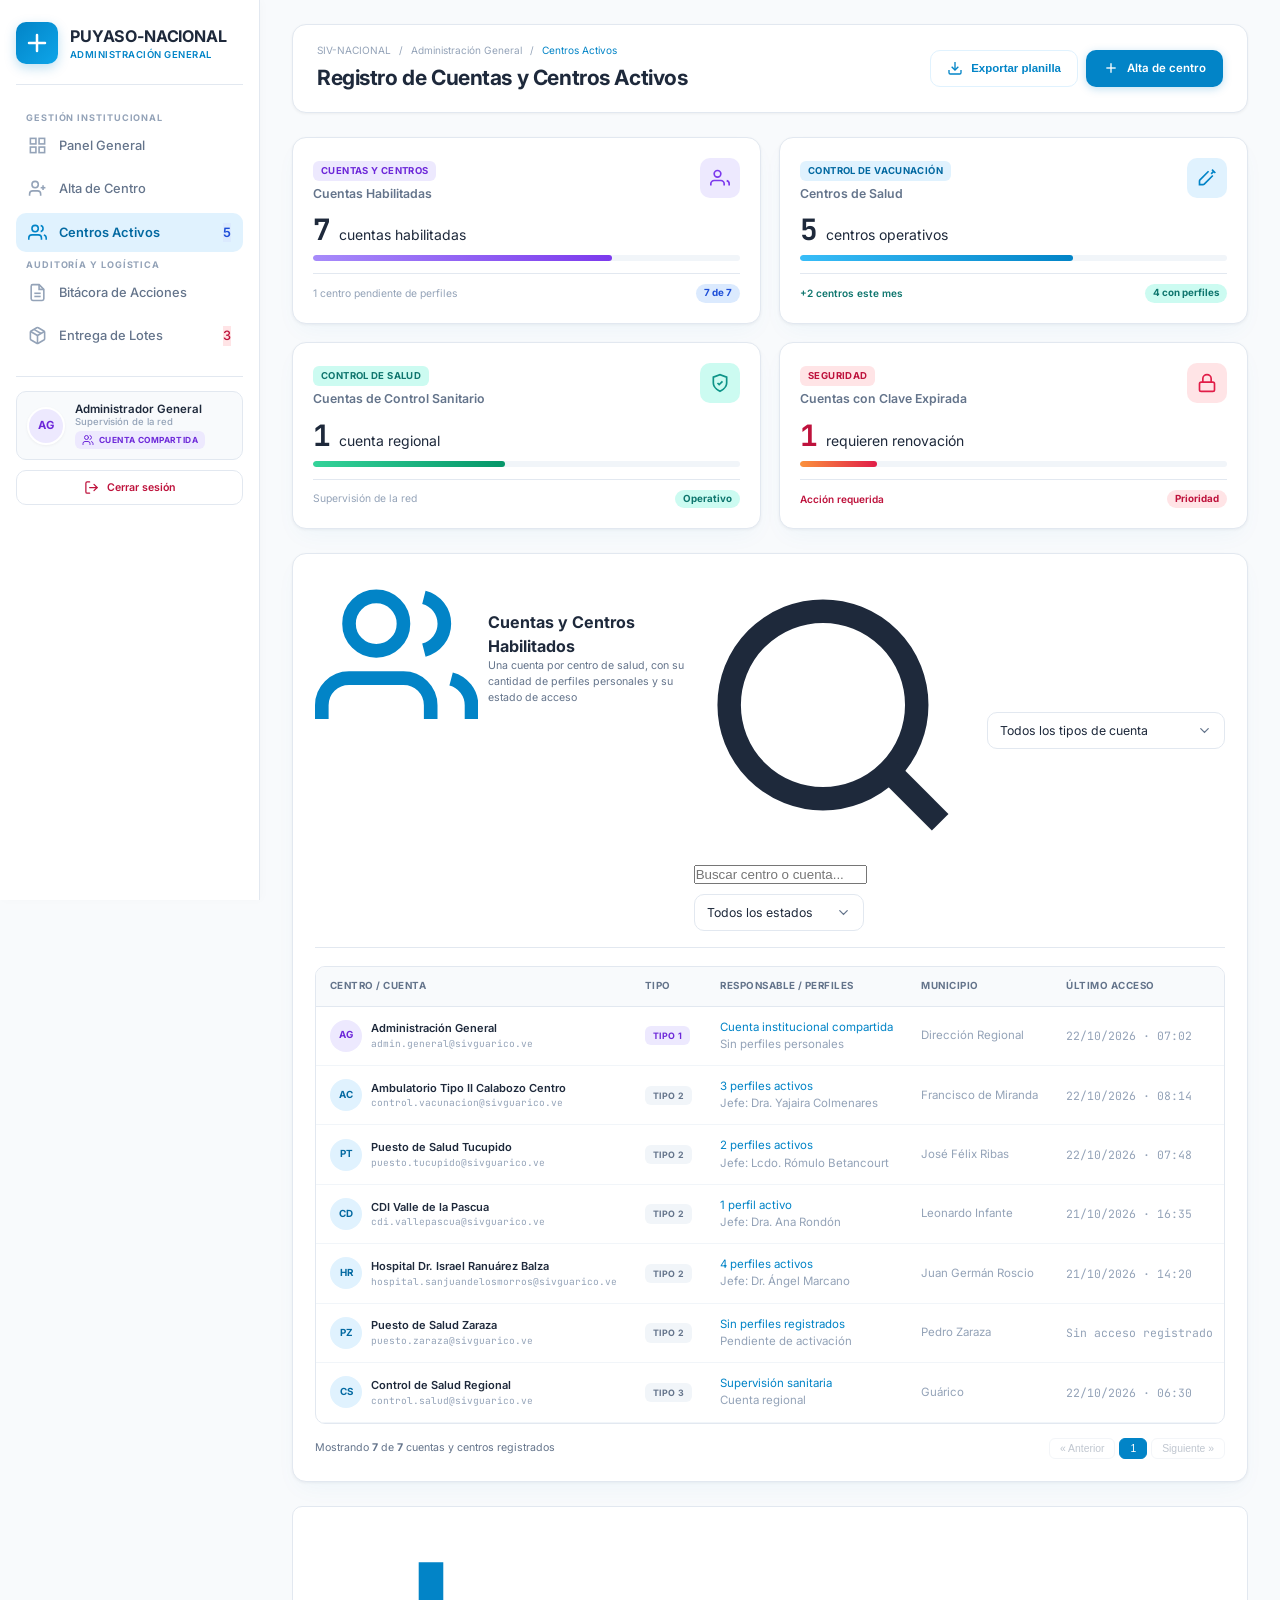
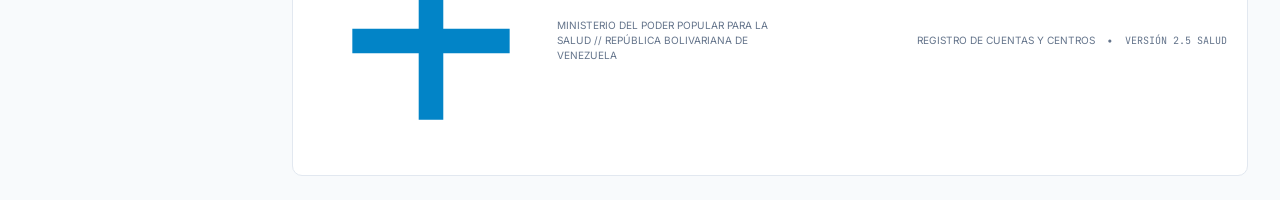
<file: vistas/admin/usuarios-activos.html>
<!DOCTYPE html>
<html lang="es">

<head>
    <meta charset="UTF-8">
    <meta name="viewport" content="width=device-width, initial-scale=1.0">

    <meta name="description"
        content="Registro de cuentas y centros activos del SIV-Nacional: una cuenta por centro de salud, con sus perfiles personales y su estado de acceso.">

    <title>SIV-NACIONAL // Centros Activos</title>

    <link rel="preconnect" href="https://fonts.googleapis.com">
    <link rel="preconnect" href="https://fonts.gstatic.com" crossorigin>
    <link
        href="https://fonts.googleapis.com/css2?family=Inter:wght@300;400;500;600;700&family=JetBrains+Mono:wght@400;600&display=swap"
        rel="stylesheet">
    <link rel="stylesheet" href="../css/centro.css">
</head>

<body>

    <div class="health-layout">

        <!-- ==========================================================
             BARRA LATERAL ADMINISTRATIVA (USUARIO TIPO 1)
             ========================================================== -->
        <aside class="health-sidebar" id="health-sidebar">
            <div class="health-sidebar-inner">

                <div class="sidebar-brand">
                    <div class="brand-cross-icon">
                        <svg viewBox="0 0 24 24" fill="none" stroke="currentColor" stroke-width="2.5" stroke-linecap="round"
                            stroke-linejoin="round">
                            <path d="M12 4v16m-8-8h16"></path>
                        </svg>
                    </div>
                    <div class="brand-text-block">
                        <span class="brand-title">PUYASO-NACIONAL</span>
                        <span class="brand-subtitle">Administración General</span>
                    </div>
                </div>

                <nav class="health-nav" aria-label="Navegación administrativa">

                    <span class="nav-group-label">Gestión Institucional</span>
                    <ul class="health-nav-list">
                        <li class="health-nav-item">
                            <a href="index.html" class="health-nav-link" id="nav-panel-admin">
                                <svg viewBox="0 0 24 24" fill="none" stroke="currentColor" stroke-width="2">
                                    <rect x="3" y="3" width="7" height="7"></rect>
                                    <rect x="14" y="3" width="7" height="7"></rect>
                                    <rect x="14" y="14" width="7" height="7"></rect>
                                    <rect x="3" y="14" width="7" height="7"></rect>
                                </svg>
                                <span>Panel General</span>
                            </a>
                        </li>
                        <li class="health-nav-item">
                            <a href="usuarios-nuevos.html" class="health-nav-link" id="nav-crear-usuario">
                                <svg viewBox="0 0 24 24" fill="none" stroke="currentColor" stroke-width="2">
                                    <path d="M16 21v-2a4 4 0 0 0-4-4H6a4 4 0 0 0-4 4v2"></path>
                                    <circle cx="9" cy="7" r="4"></circle>
                                    <line x1="19" y1="8" x2="19" y2="14"></line>
                                    <line x1="22" y1="11" x2="16" y2="11"></line>
                                </svg>
                                <span>Alta de Centro</span>
                            </a>
                        </li>
                        <li class="health-nav-item active">
                            <a href="usuarios-activos.html" class="health-nav-link" id="nav-usuarios-activos">
                                <svg viewBox="0 0 24 24" fill="none" stroke="currentColor" stroke-width="2">
                                    <path d="M17 21v-2a4 4 0 0 0-4-4H5a4 4 0 0 0-4 4v2"></path>
                                    <circle cx="9" cy="7" r="4"></circle>
                                    <path d="M23 21v-2a4 4 0 0 0-3-3.87"></path>
                                    <path d="M16 3.13a4 4 0 0 1 0 7.75"></path>
                                </svg>
                                <span>Centros Activos</span>
                                <span class="nav-tag-badge tag-info">5</span>
                            </a>
                        </li>
                    </ul>

                    <span class="nav-group-label">Auditoría y Logística</span>
                    <ul class="health-nav-list">
                        <li class="health-nav-item">
                            <a href="auditoria.html" class="health-nav-link" id="nav-auditoria">
                                <svg viewBox="0 0 24 24" fill="none" stroke="currentColor" stroke-width="2">
                                    <path d="M14 2H6a2 2 0 0 0-2 2v16a2 2 0 0 0 2 2h12a2 2 0 0 0 2-2V8z"></path>
                                    <polyline points="14 2 14 8 20 8"></polyline>
                                    <line x1="16" y1="13" x2="8" y2="13"></line>
                                    <line x1="16" y1="17" x2="8" y2="17"></line>
                                </svg>
                                <span>Bitácora de Acciones</span>
                            </a>
                        </li>
                        <li class="health-nav-item">
                            <a href="lotes-entrega.html" class="health-nav-link" id="nav-lotes">
                                <svg viewBox="0 0 24 24" fill="none" stroke="currentColor" stroke-width="2">
                                    <path d="m7.5 4.27 9 5.15"></path>
                                    <path
                                        d="M21 8a2 2 0 0 0-1-1.73l-7-4a2 2 0 0 0-2 0l-7 4A2 2 0 0 0 3 8v8a2 2 0 0 0 1 1.73l7 4a2 2 0 0 0 2 0l7-4A2 2 0 0 0 21 16Z">
                                    </path>
                                    <path d="m3.3 7 8.7 5 8.7-5"></path>
                                    <path d="M12 22V12"></path>
                                </svg>
                                <span>Entrega de Lotes</span>
                                <span class="nav-tag-badge tag-alert">3</span>
                            </a>
                        </li>
                    </ul>

                </nav>

                <div class="sidebar-footer-block">
                    <div class="sidebar-session-card">
                        <div class="sidebar-session-avatar is-shared">AG</div>
                        <div class="sidebar-session-text">
                            <span class="sidebar-session-name">Administrador General</span>
                            <span class="sidebar-session-sub">Supervisión de la red</span>
                            <span class="sidebar-shared-badge">
                                <svg viewBox="0 0 24 24" fill="none" stroke="currentColor" stroke-width="2"
                                    stroke-linecap="round" stroke-linejoin="round">
                                    <path d="M16 21v-2a4 4 0 0 0-4-4H6a4 4 0 0 0-4 4v2"></path>
                                    <circle cx="9" cy="7" r="4"></circle>
                                    <path d="M22 21v-2a4 4 0 0 0-3-3.87"></path>
                                    <path d="M16 3.13a4 4 0 0 1 0 7.75"></path>
                                </svg>
                                Cuenta compartida
                            </span>
                        </div>
                    </div>
                    <button type="button" class="sidebar-logout" data-siv-logout="../login.html">
                        <svg viewBox="0 0 24 24" fill="none" stroke="currentColor" stroke-width="2"
                            stroke-linecap="round" stroke-linejoin="round">
                            <path d="M9 21H5a2 2 0 0 1-2-2V5a2 2 0 0 1 2-2h4"></path>
                            <polyline points="16 17 21 12 16 7"></polyline>
                            <line x1="21" y1="12" x2="9" y2="12"></line>
                        </svg>
                        <span>Cerrar sesión</span>
                    </button>
                </div>
            </div>
        </aside>

        <!-- ==========================================================
             CONTENIDO PRINCIPAL
             ========================================================== -->
        <main class="health-main-viewport">

            <header class="health-header">
                <div class="header-left-col">
                    <div class="health-breadcrumbs">
                        <span>SIV-NACIONAL</span>
                        <span>/</span>
                        <span>Administración General</span>
                        <span>/</span>
                        <span class="text-primary">Centros Activos</span>
                    </div>
                    <h1 class="health-main-heading">Registro de Cuentas y Centros Activos</h1>
                </div>

                <div class="header-right-tools">
                    <div class="header-btn-group">
                        <button class="btn-health btn-health-outline" type="button" id="btn-exportar-usuarios">
                            <svg viewBox="0 0 24 24" fill="none" stroke="currentColor" stroke-width="2">
                                <path d="M21 15v4a2 2 0 0 1-2 2H5a2 2 0 0 1-2-2v-4"></path>
                                <polyline points="7 10 12 15 17 10"></polyline>
                                <line x1="12" y1="15" x2="12" y2="3"></line>
                            </svg>
                            <span>Exportar planilla</span>
                        </button>
                        <a href="usuarios-nuevos.html" class="btn-health btn-health-primary">
                            <svg viewBox="0 0 24 24" fill="none" stroke="currentColor" stroke-width="2">
                                <line x1="12" y1="5" x2="12" y2="19"></line>
                                <line x1="5" y1="12" x2="19" y2="12"></line>
                            </svg>
                            <span>Alta de centro</span>
                        </a>
                    </div>
                </div>
            </header>

            <!-- ==========================================================
                 INDICADORES DE CUENTAS
                 ========================================================== -->
            <section class="health-kpi-grid" aria-label="Indicadores de cuentas de acceso">

                <article class="kpi-health-card">
                    <div class="kpi-card-top">
                        <div>
                            <span class="kpi-category-badge kpi-badge-purple">CUENTAS Y CENTROS</span>
                            <h3 class="kpi-card-title">Cuentas Habilitadas</h3>
                        </div>
                        <div class="kpi-icon-pill icon-purple">
                            <svg viewBox="0 0 24 24" fill="none" stroke="currentColor" stroke-width="2">
                                <path d="M17 21v-2a4 4 0 0 0-4-4H5a4 4 0 0 0-4 4v2"></path>
                                <circle cx="9" cy="7" r="4"></circle>
                                <path d="M23 21v-2a4 4 0 0 0-3-3.87"></path>
                            </svg>
                        </div>
                    </div>
                    <div class="kpi-metric-row">
                        <span class="kpi-metric-number">7</span>
                        <span class="kpi-metric-unit">cuentas habilitadas</span>
                    </div>
                    <div class="kpi-health-progress">
                        <div class="kpi-progress-bar bar-purple" style="width: 70%;"></div>
                    </div>
                    <div class="kpi-card-footer">
                        <span class="text-muted">1 centro pendiente de perfiles</span>
                        <span class="badge-health-pill badge-stable">7 de 7</span>
                    </div>
                </article>

                <article class="kpi-health-card">
                    <div class="kpi-card-top">
                        <div>
                            <span class="kpi-category-badge kpi-badge-blue">CONTROL DE VACUNACIÓN</span>
                            <h3 class="kpi-card-title">Centros de Salud</h3>
                        </div>
                        <div class="kpi-icon-pill icon-blue">
                            <svg viewBox="0 0 24 24" fill="none" stroke="currentColor" stroke-width="2">
                                <path d="m18 2 4 4"></path>
                                <path d="m17 7 3-3"></path>
                                <path d="M19 9 8.7 19.3c-.4.4-1 .6-1.6.6H3v-4.1c0-.6.2-1.2.6-1.6L13.9 3.9"></path>
                            </svg>
                        </div>
                    </div>
                    <div class="kpi-metric-row">
                        <span class="kpi-metric-number">5</span>
                        <span class="kpi-metric-unit">centros operativos</span>
                    </div>
                    <div class="kpi-health-progress">
                        <div class="kpi-progress-bar bar-blue" style="width: 64%;"></div>
                    </div>
                    <div class="kpi-card-footer">
                        <span class="trend-badge trend-up">+2 centros este mes</span>
                        <span class="badge-health-pill badge-optimal">4 con perfiles</span>
                    </div>
                </article>

                <article class="kpi-health-card">
                    <div class="kpi-card-top">
                        <div>
                            <span class="kpi-category-badge kpi-badge-green">CONTROL DE SALUD</span>
                            <h3 class="kpi-card-title">Cuentas de Control Sanitario</h3>
                        </div>
                        <div class="kpi-icon-pill icon-green">
                            <svg viewBox="0 0 24 24" fill="none" stroke="currentColor" stroke-width="2">
                                <path d="M12 22s8-4 8-10V5l-8-3-8 3v7c0 6 8 10 8 10z"></path>
                                <path d="m9 12 2 2 4-4"></path>
                            </svg>
                        </div>
                    </div>
                    <div class="kpi-metric-row">
                        <span class="kpi-metric-number">1</span>
                        <span class="kpi-metric-unit">cuenta regional</span>
                    </div>
                    <div class="kpi-health-progress">
                        <div class="kpi-progress-bar bar-green" style="width: 45%;"></div>
                    </div>
                    <div class="kpi-card-footer">
                        <span class="text-muted">Supervisión de la red</span>
                        <span class="badge-health-pill badge-optimal">Operativo</span>
                    </div>
                </article>

                <article class="kpi-health-card">
                    <div class="kpi-card-top">
                        <div>
                            <span class="kpi-category-badge kpi-badge-red">SEGURIDAD</span>
                            <h3 class="kpi-card-title">Cuentas con Clave Expirada</h3>
                        </div>
                        <div class="kpi-icon-pill icon-red">
                            <svg viewBox="0 0 24 24" fill="none" stroke="currentColor" stroke-width="2">
                                <rect x="3" y="11" width="18" height="11" rx="2"></rect>
                                <path d="M7 11V7a5 5 0 0 1 10 0v4"></path>
                            </svg>
                        </div>
                    </div>
                    <div class="kpi-metric-row">
                        <span class="kpi-metric-number text-danger">1</span>
                        <span class="kpi-metric-unit">requieren renovación</span>
                    </div>
                    <div class="kpi-health-progress">
                        <div class="kpi-progress-bar" style="width: 18%; background: linear-gradient(90deg,#fb923c,#e11d48);"></div>
                    </div>
                    <div class="kpi-card-footer">
                        <span class="trend-badge trend-alert">Acción requerida</span>
                        <span class="badge-health-pill badge-danger">Prioridad</span>
                    </div>
                </article>
            </section>

            <!-- ==========================================================
                 TABLA DE CUENTAS Y CENTROS
                 ========================================================== -->
            <section class="health-table-panel">

                <div class="health-panel-header">
                    <div class="panel-title-with-icon">
                        <svg class="icon-22" viewBox="0 0 24 24" fill="none" stroke="currentColor" stroke-width="2">
                            <path d="M17 21v-2a4 4 0 0 0-4-4H5a4 4 0 0 0-4 4v2"></path>
                            <circle cx="9" cy="7" r="4"></circle>
                            <path d="M23 21v-2a4 4 0 0 0-3-3.87"></path>
                            <path d="M16 3.13a4 4 0 0 1 0 7.75"></path>
                        </svg>
                        <div>
                            <h2 class="panel-heading">Cuentas y Centros Habilitados</h2>
                            <p class="panel-subheading">Una cuenta por centro de salud, con su cantidad de perfiles
                                personales y su estado de acceso</p>
                        </div>
                    </div>

                    <div class="table-filter-bar">
                        <div class="health-search-box">
                            <svg class="icon-16" viewBox="0 0 24 24" fill="none" stroke="currentColor" stroke-width="2">
                                <circle cx="11" cy="11" r="8"></circle>
                                <line x1="21" y1="21" x2="16.65" y2="16.65"></line>
                            </svg>
                            <input type="text" id="buscar-usuario" placeholder="Buscar centro o cuenta...">
                        </div>

                        <select class="admin-select" id="filtro-rol">
                            <option value="">Todos los tipos de cuenta</option>
                            <option value="1">Tipo 1 — Administración General</option>
                            <option value="2">Tipo 2 — Centro de Salud</option>
                            <option value="3">Tipo 3 — Control de Salud</option>
                        </select>

                        <select class="admin-select" id="filtro-estado">
                            <option value="">Todos los estados</option>
                            <option value="activo">Activos</option>
                            <option value="inactivo">Inactivos</option>
                            <option value="expirado">Clave expirada</option>
                        </select>
                    </div>
                </div>

                <div class="health-table-container">
                    <table class="health-table" id="tabla-usuarios">
                        <thead>
                            <tr>
                                <th>CENTRO / CUENTA</th>
                                <th>TIPO</th>
                                <th>RESPONSABLE / PERFILES</th>
                                <th>MUNICIPIO</th>
                                <th>ÚLTIMO ACCESO</th>
                                <th>ESTADO</th>
                                <th class="text-right">ACCIONES</th>
                            </tr>
                        </thead>
                        <tbody id="tbody-usuarios">
                            <tr data-rol="1" data-estado="activo" data-buscar="administracion general admin general direccion regional cuenta compartida tipo 1">
                                <td>
                                    <div class="profile-identity-cell">
                                        <div class="profile-identity-avatar is-jefe">AG</div>
                                        <div class="profile-identity-text">
                                            <span class="profile-identity-name">Administración General</span>
                                            <span class="profile-identity-mail">admin.general@sivguarico.ve</span>
                                        </div>
                                    </div>
                                </td>
                                <td><span class="profile-role-chip is-jefe">Tipo 1</span></td>
                                <td>
                                    <span class="text-primary font-semibold">Cuenta institucional compartida</span><br>
                                    <span class="text-muted">Sin perfiles personales</span>
                                </td>
                                <td class="text-muted">Dirección Regional</td>
                                <td class="font-mono text-muted">22/10/2026 · 07:02</td>
                                <td><span class="badge-health-pill badge-optimal">Activo</span></td>
                                <td class="text-right">
                                    <button class="btn-table-action" type="button" title="Gestionar cuenta">
                                        <svg viewBox="0 0 24 24" fill="none" stroke="currentColor" stroke-width="2">
                                            <path d="M12 20h9"></path>
                                            <path d="M16.5 3.5a2.12 2.12 0 0 1 3 3L7 19l-4 1 1-4Z"></path>
                                        </svg>
                                    </button>
                                </td>
                            </tr>
                            <tr data-rol="2" data-estado="activo" data-buscar="ambulatorio tipo ii calabozo centro control vacunacion francisco de miranda 3 perfiles jefe yajaira colmenares">
                                <td>
                                    <div class="profile-identity-cell">
                                        <div class="profile-identity-avatar">AC</div>
                                        <div class="profile-identity-text">
                                            <span class="profile-identity-name">Ambulatorio Tipo II Calabozo Centro</span>
                                            <span class="profile-identity-mail">control.vacunacion@sivguarico.ve</span>
                                        </div>
                                    </div>
                                </td>
                                <td><span class="profile-role-chip">Tipo 2</span></td>
                                <td>
                                    <span class="text-primary font-semibold">3 perfiles activos</span><br>
                                    <span class="text-muted">Jefe: Dra. Yajaira Colmenares</span>
                                </td>
                                <td class="text-muted">Francisco de Miranda</td>
                                <td class="font-mono text-muted">22/10/2026 · 08:14</td>
                                <td><span class="badge-health-pill badge-optimal">Activo</span></td>
                                <td class="text-right">
                                    <button class="btn-table-action" type="button" title="Gestionar cuenta">
                                        <svg viewBox="0 0 24 24" fill="none" stroke="currentColor" stroke-width="2">
                                            <path d="M12 20h9"></path>
                                            <path d="M16.5 3.5a2.12 2.12 0 0 1 3 3L7 19l-4 1 1-4Z"></path>
                                        </svg>
                                    </button>
                                </td>
                            </tr>
                            <tr data-rol="2" data-estado="activo" data-buscar="puesto de salud tucupido puesto tucupido jose felix ribas 2 perfiles jefe romulo betancourt">
                                <td>
                                    <div class="profile-identity-cell">
                                        <div class="profile-identity-avatar">PT</div>
                                        <div class="profile-identity-text">
                                            <span class="profile-identity-name">Puesto de Salud Tucupido</span>
                                            <span class="profile-identity-mail">puesto.tucupido@sivguarico.ve</span>
                                        </div>
                                    </div>
                                </td>
                                <td><span class="profile-role-chip">Tipo 2</span></td>
                                <td>
                                    <span class="text-primary font-semibold">2 perfiles activos</span><br>
                                    <span class="text-muted">Jefe: Lcdo. Rómulo Betancourt</span>
                                </td>
                                <td class="text-muted">José Félix Ribas</td>
                                <td class="font-mono text-muted">22/10/2026 · 07:48</td>
                                <td><span class="badge-health-pill badge-optimal">Activo</span></td>
                                <td class="text-right">
                                    <button class="btn-table-action" type="button" title="Gestionar cuenta">
                                        <svg viewBox="0 0 24 24" fill="none" stroke="currentColor" stroke-width="2">
                                            <path d="M12 20h9"></path>
                                            <path d="M16.5 3.5a2.12 2.12 0 0 1 3 3L7 19l-4 1 1-4Z"></path>
                                        </svg>
                                    </button>
                                </td>
                            </tr>
                            <tr data-rol="2" data-estado="activo" data-buscar="cdi valle de la pascua cdi vallepascua leonardo infante 1 perfil jefe ana rondon">
                                <td>
                                    <div class="profile-identity-cell">
                                        <div class="profile-identity-avatar">CD</div>
                                        <div class="profile-identity-text">
                                            <span class="profile-identity-name">CDI Valle de la Pascua</span>
                                            <span class="profile-identity-mail">cdi.vallepascua@sivguarico.ve</span>
                                        </div>
                                    </div>
                                </td>
                                <td><span class="profile-role-chip">Tipo 2</span></td>
                                <td>
                                    <span class="text-primary font-semibold">1 perfil activo</span><br>
                                    <span class="text-muted">Jefe: Dra. Ana Rondón</span>
                                </td>
                                <td class="text-muted">Leonardo Infante</td>
                                <td class="font-mono text-muted">21/10/2026 · 16:35</td>
                                <td><span class="badge-health-pill badge-optimal">Activo</span></td>
                                <td class="text-right">
                                    <button class="btn-table-action" type="button" title="Gestionar cuenta">
                                        <svg viewBox="0 0 24 24" fill="none" stroke="currentColor" stroke-width="2">
                                            <path d="M12 20h9"></path>
                                            <path d="M16.5 3.5a2.12 2.12 0 0 1 3 3L7 19l-4 1 1-4Z"></path>
                                        </svg>
                                    </button>
                                </td>
                            </tr>
                            <tr data-rol="2" data-estado="activo" data-buscar="hospital israel ranuarez balza san juan de los morros hospital sanjuandelosmorros juan german roscio 4 perfiles jefe angel marcano">
                                <td>
                                    <div class="profile-identity-cell">
                                        <div class="profile-identity-avatar">HR</div>
                                        <div class="profile-identity-text">
                                            <span class="profile-identity-name">Hospital Dr. Israel Ranuárez Balza</span>
                                            <span class="profile-identity-mail">hospital.sanjuandelosmorros@sivguarico.ve</span>
                                        </div>
                                    </div>
                                </td>
                                <td><span class="profile-role-chip">Tipo 2</span></td>
                                <td>
                                    <span class="text-primary font-semibold">4 perfiles activos</span><br>
                                    <span class="text-muted">Jefe: Dr. Ángel Marcano</span>
                                </td>
                                <td class="text-muted">Juan Germán Roscio</td>
                                <td class="font-mono text-muted">21/10/2026 · 14:20</td>
                                <td><span class="badge-health-pill badge-optimal">Activo</span></td>
                                <td class="text-right">
                                    <button class="btn-table-action" type="button" title="Gestionar cuenta">
                                        <svg viewBox="0 0 24 24" fill="none" stroke="currentColor" stroke-width="2">
                                            <path d="M12 20h9"></path>
                                            <path d="M16.5 3.5a2.12 2.12 0 0 1 3 3L7 19l-4 1 1-4Z"></path>
                                        </svg>
                                    </button>
                                </td>
                            </tr>
                            <tr data-rol="2" data-estado="inactivo" data-buscar="puesto de salud zaraza puesto zaraza pedro zaraza sin perfiles pendiente activacion">
                                <td>
                                    <div class="profile-identity-cell">
                                        <div class="profile-identity-avatar">PZ</div>
                                        <div class="profile-identity-text">
                                            <span class="profile-identity-name">Puesto de Salud Zaraza</span>
                                            <span class="profile-identity-mail">puesto.zaraza@sivguarico.ve</span>
                                        </div>
                                    </div>
                                </td>
                                <td><span class="profile-role-chip">Tipo 2</span></td>
                                <td>
                                    <span class="text-primary font-semibold">Sin perfiles registrados</span><br>
                                    <span class="text-muted">Pendiente de activación</span>
                                </td>
                                <td class="text-muted">Pedro Zaraza</td>
                                <td class="font-mono text-muted">Sin acceso registrado</td>
                                <td><span class="badge-health-pill badge-warning">Inactivo</span></td>
                                <td class="text-right">
                                    <button class="btn-table-action" type="button" title="Gestionar cuenta">
                                        <svg viewBox="0 0 24 24" fill="none" stroke="currentColor" stroke-width="2">
                                            <path d="M12 20h9"></path>
                                            <path d="M16.5 3.5a2.12 2.12 0 0 1 3 3L7 19l-4 1 1-4Z"></path>
                                        </svg>
                                    </button>
                                </td>
                            </tr>
                            <tr data-rol="3" data-estado="activo" data-buscar="control de salud regional control salud guarico supervision sanitaria tipo 3">
                                <td>
                                    <div class="profile-identity-cell">
                                        <div class="profile-identity-avatar">CS</div>
                                        <div class="profile-identity-text">
                                            <span class="profile-identity-name">Control de Salud Regional</span>
                                            <span class="profile-identity-mail">control.salud@sivguarico.ve</span>
                                        </div>
                                    </div>
                                </td>
                                <td><span class="profile-role-chip">Tipo 3</span></td>
                                <td>
                                    <span class="text-primary font-semibold">Supervisión sanitaria</span><br>
                                    <span class="text-muted">Cuenta regional</span>
                                </td>
                                <td class="text-muted">Guárico</td>
                                <td class="font-mono text-muted">22/10/2026 · 06:30</td>
                                <td><span class="badge-health-pill badge-optimal">Activo</span></td>
                                <td class="text-right">
                                    <button class="btn-table-action" type="button" title="Gestionar cuenta">
                                        <svg viewBox="0 0 24 24" fill="none" stroke="currentColor" stroke-width="2">
                                            <path d="M12 20h9"></path>
                                            <path d="M16.5 3.5a2.12 2.12 0 0 1 3 3L7 19l-4 1 1-4Z"></path>
                                        </svg>
                                    </button>
                                </td>
                            </tr>
                        </tbody>
                    </table>
                </div>

                <div class="health-table-footer">
                    <span>Mostrando <strong id="conteo-usuarios">7</strong> de <strong>7</strong> cuentas y centros registrados</span>
                    <div class="pagination-controls">
                        <button class="pagination-btn" type="button" disabled>&laquo; Anterior</button>
                        <button class="pagination-btn active" type="button">1</button>
                        <button class="pagination-btn" type="button" disabled>Siguiente &raquo;</button>
                    </div>
                </div>
            </section>

            <footer class="health-footer">
                <div class="footer-health-brand">
                    <svg class="icon-16" viewBox="0 0 24 24" fill="none" stroke="currentColor" stroke-width="2.5">
                        <path d="M12 4v16m-8-8h16"></path>
                    </svg>
                    <span>MINISTERIO DEL PODER POPULAR PARA LA SALUD // REPÚBLICA BOLIVARIANA DE VENEZUELA</span>
                </div>
                <div class="footer-meta-info">
                    <span>REGISTRO DE CUENTAS Y CENTROS</span>
                    <span>•</span>
                    <span class="font-mono">VERSIÓN 2.5 SALUD</span>
                </div>
            </footer>

        </main>
    </div>

    <script src="../js/ui.js"></script>
    <script src="../js/perfiles.js"></script>
    <script>
        /* ==============================================================
           FILTROS Y ACCIONES DEL DIRECTORIO (SOLO INTERFAZ)
           ============================================================== */
        (function () {
            'use strict';

            var buscador = document.getElementById('buscar-usuario');
            var filtroRol = document.getElementById('filtro-rol');
            var filtroEstado = document.getElementById('filtro-estado');
            var cuerpo = document.getElementById('tbody-usuarios');
            var conteo = document.getElementById('conteo-usuarios');
            var filas = Array.prototype.slice.call(cuerpo.querySelectorAll('tr'));

            /* Compara sin distinguir mayúsculas ni tildes: «José» encuentra «jose». */
            function normalizar(texto) {
                return (texto || '')
                    .toString()
                    .toLowerCase()
                    .normalize('NFD')
                    .replace(/[\u0300-\u036f]/g, '');
            }

            function aplicarFiltros() {
                var texto = normalizar((buscador.value || '').trim());
                var rol = filtroRol.value;
                var estado = filtroEstado.value;
                var visibles = 0;

                filas.forEach(function (fila) {
                    var coincideTexto = !texto || normalizar(fila.getAttribute('data-buscar')).indexOf(texto) !== -1;
                    var coincideRol = !rol || fila.getAttribute('data-rol') === rol;
                    var coincideEstado = !estado || fila.getAttribute('data-estado') === estado;

                    if (coincideTexto && coincideRol && coincideEstado) {
                        fila.style.display = '';
                        visibles++;
                    } else {
                        fila.style.display = 'none';
                    }
                });

                conteo.textContent = visibles;
            }

            buscador.addEventListener('input', aplicarFiltros);
            filtroRol.addEventListener('change', aplicarFiltros);
            filtroEstado.addEventListener('change', aplicarFiltros);

            document.getElementById('btn-exportar-usuarios').addEventListener('click', function () {
                SIV.toast('La exportación de la planilla de cuentas se habilitará con la integración de la base de datos.', 'info');
            });

            if (typeof SIV.enlazarCierreSesion === 'function') {
                SIV.enlazarCierreSesion();
            }

            /* --- Acciones por fila (placeholder de UI) --- */
            Array.prototype.forEach.call(cuerpo.querySelectorAll('.btn-table-action'), function (boton) {
                boton.addEventListener('click', function () {
                    var fila = boton.closest('tr');
                    var usuario = fila.querySelector('.profile-identity-name');
                    SIV.toast('Gestión de la cuenta de ' + (usuario ? usuario.textContent : 'la entidad') +
                        ' — disponible cuando el Controlador (C) esté conectado.', 'info');
                });
            });
        })();
    </script>
</body>

</html>
</file>
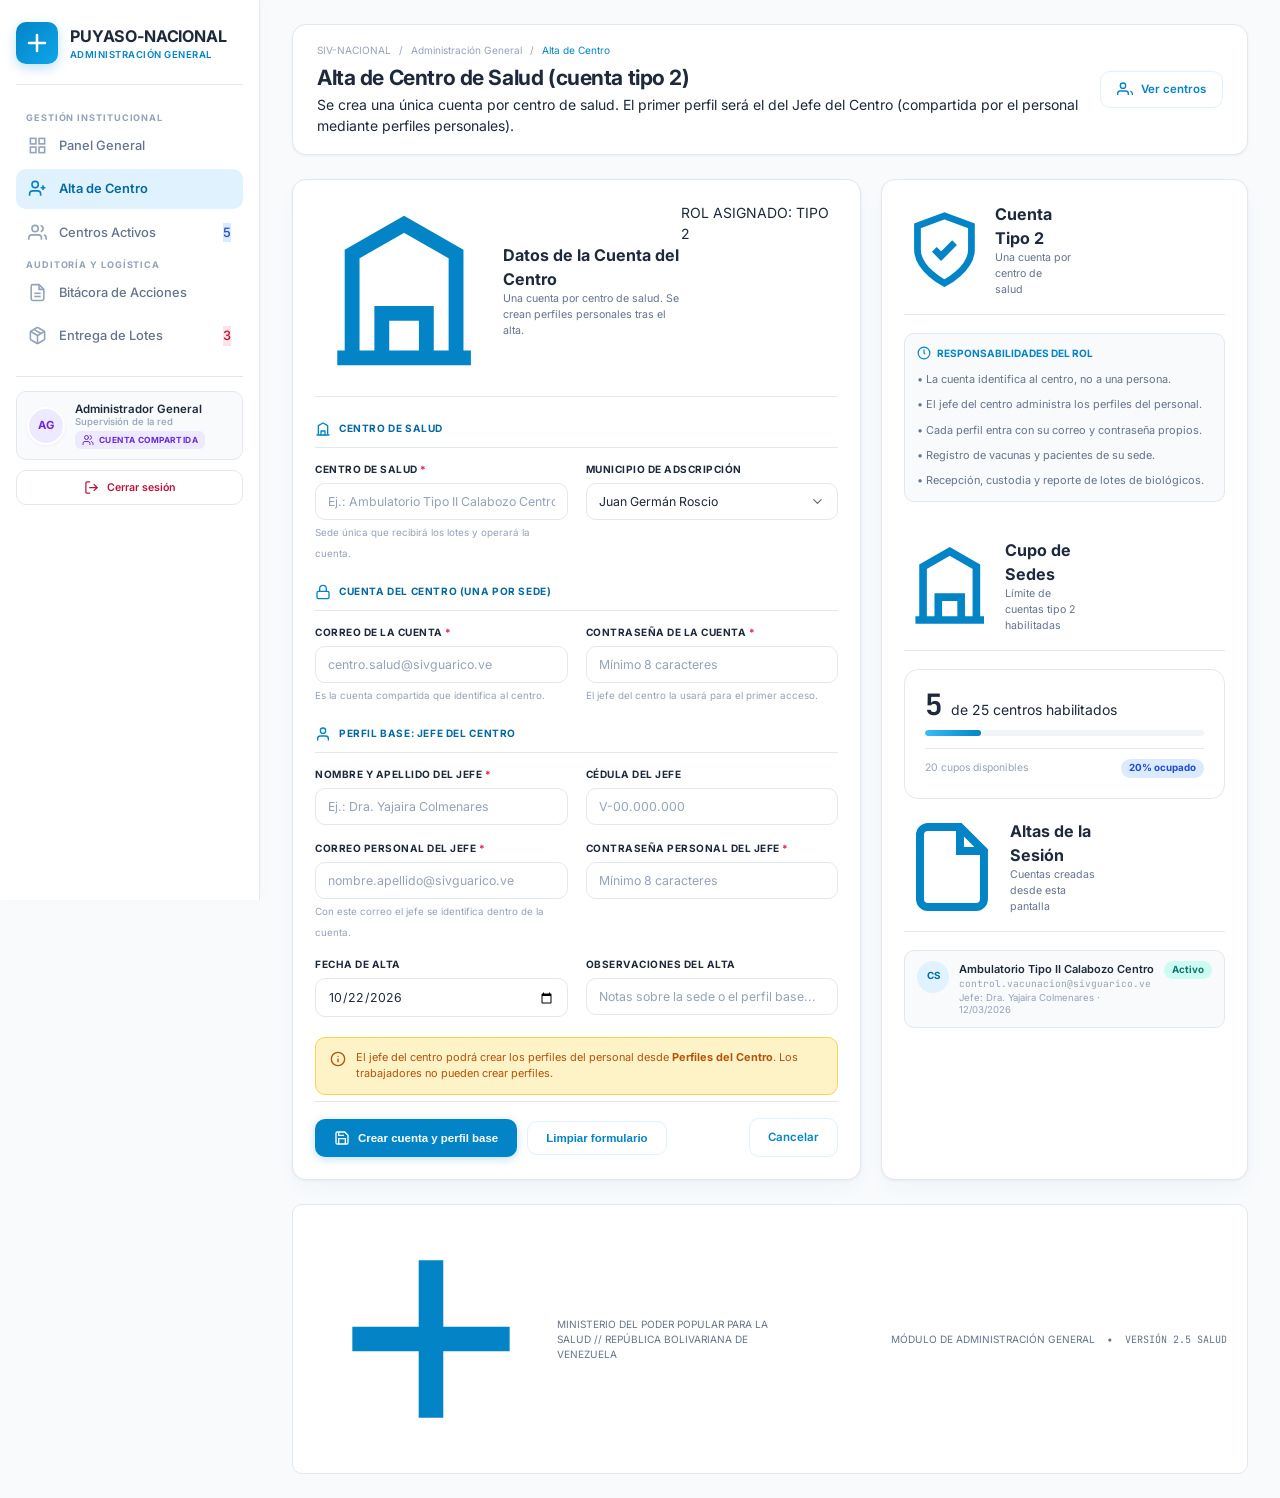
<file: vistas/admin/usuarios-nuevos.html>
<!DOCTYPE html>
<html lang="es">

<head>
    <meta charset="UTF-8">
    <meta name="viewport" content="width=device-width, initial-scale=1.0">

    <meta name="description"
        content="Alta de usuarios tipo 2 (Control de Vacunación) del SIV-Nacional: registro de personal y asignación de sede física receptora de lotes.">

    <title>SIV-NACIONAL // Alta de Centro</title>

    <link rel="preconnect" href="https://fonts.googleapis.com">
    <link rel="preconnect" href="https://fonts.gstatic.com" crossorigin>
    <link
        href="https://fonts.googleapis.com/css2?family=Inter:wght@300;400;500;600;700&family=JetBrains+Mono:wght@400;600&display=swap"
        rel="stylesheet">
    <link rel="stylesheet" href="../css/centro.css">
</head>

<body>

    <div class="health-layout">

        <!-- ==========================================================
             BARRA LATERAL ADMINISTRATIVA (USUARIO TIPO 1)
             ========================================================== -->
        <aside class="health-sidebar" id="health-sidebar">
            <div class="health-sidebar-inner">

                <div class="sidebar-brand">
                    <div class="brand-cross-icon">
                        <svg viewBox="0 0 24 24" fill="none" stroke="currentColor" stroke-width="2.5" stroke-linecap="round"
                            stroke-linejoin="round">
                            <path d="M12 4v16m-8-8h16"></path>
                        </svg>
                    </div>
                    <div class="brand-text-block">
                        <span class="brand-title">PUYASO-NACIONAL</span>
                        <span class="brand-subtitle">Administración General</span>
                    </div>
                </div>

                <nav class="health-nav" aria-label="Navegación administrativa">

                    <span class="nav-group-label">Gestión Institucional</span>
                    <ul class="health-nav-list">
                        <li class="health-nav-item">
                            <a href="index.html" class="health-nav-link" id="nav-panel-admin">
                                <svg viewBox="0 0 24 24" fill="none" stroke="currentColor" stroke-width="2">
                                    <rect x="3" y="3" width="7" height="7"></rect>
                                    <rect x="14" y="3" width="7" height="7"></rect>
                                    <rect x="14" y="14" width="7" height="7"></rect>
                                    <rect x="3" y="14" width="7" height="7"></rect>
                                </svg>
                                <span>Panel General</span>
                            </a>
                        </li>
                        <li class="health-nav-item active">
                            <a href="usuarios-nuevos.html" class="health-nav-link" id="nav-crear-usuario">
                                <svg viewBox="0 0 24 24" fill="none" stroke="currentColor" stroke-width="2">
                                    <path d="M16 21v-2a4 4 0 0 0-4-4H6a4 4 0 0 0-4 4v2"></path>
                                    <circle cx="9" cy="7" r="4"></circle>
                                    <line x1="19" y1="8" x2="19" y2="14"></line>
                                    <line x1="22" y1="11" x2="16" y2="11"></line>
                                </svg>
                                <span>Alta de Centro</span>
                            </a>
                        </li>
                        <li class="health-nav-item">
                            <a href="usuarios-activos.html" class="health-nav-link" id="nav-usuarios-activos">
                                <svg viewBox="0 0 24 24" fill="none" stroke="currentColor" stroke-width="2">
                                    <path d="M17 21v-2a4 4 0 0 0-4-4H5a4 4 0 0 0-4 4v2"></path>
                                    <circle cx="9" cy="7" r="4"></circle>
                                    <path d="M23 21v-2a4 4 0 0 0-3-3.87"></path>
                                    <path d="M16 3.13a4 4 0 0 1 0 7.75"></path>
                                </svg>
                                <span>Centros Activos</span>
                                <span class="nav-tag-badge tag-info">5</span>
                            </a>
                        </li>
                    </ul>

                    <span class="nav-group-label">Auditoría y Logística</span>
                    <ul class="health-nav-list">
                        <li class="health-nav-item">
                            <a href="auditoria.html" class="health-nav-link" id="nav-auditoria">
                                <svg viewBox="0 0 24 24" fill="none" stroke="currentColor" stroke-width="2">
                                    <path d="M14 2H6a2 2 0 0 0-2 2v16a2 2 0 0 0 2 2h12a2 2 0 0 0 2-2V8z"></path>
                                    <polyline points="14 2 14 8 20 8"></polyline>
                                    <line x1="16" y1="13" x2="8" y2="13"></line>
                                    <line x1="16" y1="17" x2="8" y2="17"></line>
                                </svg>
                                <span>Bitácora de Acciones</span>
                            </a>
                        </li>
                        <li class="health-nav-item">
                            <a href="lotes-entrega.html" class="health-nav-link" id="nav-lotes">
                                <svg viewBox="0 0 24 24" fill="none" stroke="currentColor" stroke-width="2">
                                    <path d="m7.5 4.27 9 5.15"></path>
                                    <path
                                        d="M21 8a2 2 0 0 0-1-1.73l-7-4a2 2 0 0 0-2 0l-7 4A2 2 0 0 0 3 8v8a2 2 0 0 0 1 1.73l7 4a2 2 0 0 0 2 0l7-4A2 2 0 0 0 21 16Z">
                                    </path>
                                    <path d="m3.3 7 8.7 5 8.7-5"></path>
                                    <path d="M12 22V12"></path>
                                </svg>
                                <span>Entrega de Lotes</span>
                                <span class="nav-tag-badge tag-alert">3</span>
                            </a>
                        </li>
                    </ul>
                </nav>

                <div class="sidebar-footer-block">
                    <div class="sidebar-session-card">
                        <div class="sidebar-session-avatar is-shared">AG</div>
                        <div class="sidebar-session-text">
                            <span class="sidebar-session-name">Administrador General</span>
                            <span class="sidebar-session-sub">Supervisión de la red</span>
                            <span class="sidebar-shared-badge">
                                <svg viewBox="0 0 24 24" fill="none" stroke="currentColor" stroke-width="2"
                                    stroke-linecap="round" stroke-linejoin="round">
                                    <path d="M16 21v-2a4 4 0 0 0-4-4H6a4 4 0 0 0-4 4v2"></path>
                                    <circle cx="9" cy="7" r="4"></circle>
                                    <path d="M22 21v-2a4 4 0 0 0-3-3.87"></path>
                                    <path d="M16 3.13a4 4 0 0 1 0 7.75"></path>
                                </svg>
                                Cuenta compartida
                            </span>
                        </div>
                    </div>
                    <button type="button" class="sidebar-logout" data-siv-logout="../login.html">
                        <svg viewBox="0 0 24 24" fill="none" stroke="currentColor" stroke-width="2"
                            stroke-linecap="round" stroke-linejoin="round">
                            <path d="M9 21H5a2 2 0 0 1-2-2V5a2 2 0 0 1 2-2h4"></path>
                            <polyline points="16 17 21 12 16 7"></polyline>
                            <line x1="21" y1="12" x2="9" y2="12"></line>
                        </svg>
                        <span>Cerrar sesión</span>
                    </button>
                </div>
            </div>
        </aside>

        <!-- ==========================================================
             CONTENIDO PRINCIPAL
             ========================================================== -->
        <main class="health-main-viewport">

            <header class="health-header">
                <div class="header-left-col">
                    <div class="health-breadcrumbs">
                        <span>SIV-NACIONAL</span>
                        <span>/</span>
                        <span>Administración General</span>
                        <span>/</span>
                        <span class="text-primary">Alta de Centro</span>
                    </div>
                    <h1 class="health-main-heading">Alta de Centro de Salud (cuenta tipo 2)</h1>
                    <p class="health-header-subtext">
                        Se crea una única cuenta por centro de salud. El primer perfil será el del Jefe del Centro
                        (compartida por el personal mediante perfiles personales).
                    </p>
                </div>

                <div class="header-right-tools">
                    <div class="header-btn-group">
                        <a href="usuarios-activos.html" class="btn-health btn-health-outline">
                            <svg viewBox="0 0 24 24" fill="none" stroke="currentColor" stroke-width="2">
                                <path d="M17 21v-2a4 4 0 0 0-4-4H5a4 4 0 0 0-4 4v2"></path>
                                <circle cx="9" cy="7" r="4"></circle>
                                <path d="M23 21v-2a4 4 0 0 0-3-3.87"></path>
                            </svg>
                            <span>Ver centros</span>
                        </a>
                    </div>
                </div>
            </header>

            <div class="health-dashboard-grid">

                <!-- ======================================================
                     FORMULARIO DE ALTA
                     ====================================================== -->
                <section class="health-panel">
                    <div class="health-panel-header">
                        <div class="panel-title-with-icon">
                            <svg class="icon-22" viewBox="0 0 24 24" fill="none" stroke="currentColor" stroke-width="2">
                                <path d="M3 21h18M5 21V7l7-4 7 4v14"></path>
                                <path d="M9 21v-6h6v6"></path>
                            </svg>
                            <div>
                                <h2 class="panel-heading">Datos de la Cuenta del Centro</h2>
                                <p class="panel-subheading">Una cuenta por centro de salud. Se crean perfiles personales tras el alta.</p>
                            </div>
                        </div>
                        <span class="role-chip role-chip-vacunacion">ROL ASIGNADO: TIPO 2</span>
                    </div>

                    <form id="form-usuario" novalidate>

                        <!-- --- Datos del Centro --- -->
                        <div class="admin-fieldset-title">
                            <svg viewBox="0 0 24 24" fill="none" stroke="currentColor" stroke-width="2"
                                stroke-linecap="round" stroke-linejoin="round">
                                <path d="M3 21h18M5 21V7l7-4 7 4v14"></path>
                                <path d="M9 21v-6h6v6"></path>
                            </svg>
                            Centro de Salud
                        </div>

                        <div class="admin-form-grid">
                            <div class="admin-form-field">
                                <label for="usr-centro">Centro de salud <span class="required-mark">*</span></label>
                                <input class="admin-input" type="text" id="usr-centro" name="centro"
                                    placeholder="Ej.: Ambulatorio Tipo II Calabozo Centro" required>
                                <span class="admin-hint">Sede única que recibirá los lotes y operará la cuenta.</span>
                            </div>

                            <div class="admin-form-field">
                                <label for="usr-municipio">Municipio de adscripción</label>
                                <select class="admin-select" id="usr-municipio" name="municipio">
                                    <option>Juan Germán Roscio</option>
                                    <option>Francisco de Miranda</option>
                                    <option>Leonardo Infante</option>
                                    <option>Pedro Zaraza</option>
                                    <option>José Félix Ribas</option>
                                    <option>José Tadeo Monagas</option>
                                </select>
                            </div>
                        </div>

                        <!-- --- Credenciales de la cuenta del centro --- -->
                        <div class="admin-fieldset-title">
                            <svg viewBox="0 0 24 24" fill="none" stroke="currentColor" stroke-width="2"
                                stroke-linecap="round" stroke-linejoin="round">
                                <rect x="3" y="11" width="18" height="11" rx="2"></rect>
                                <path d="M7 11V7a5 5 0 0 1 10 0v4"></path>
                            </svg>
                            Cuenta del Centro (una por sede)
                        </div>

                        <div class="admin-form-grid">
                            <div class="admin-form-field">
                                <label for="usr-correo">Correo de la cuenta <span class="required-mark">*</span></label>
                                <input class="admin-input" type="email" id="usr-correo" name="correo"
                                    placeholder="centro.salud@sivguarico.ve" required>
                                <span class="admin-hint">Es la cuenta compartida que identifica al centro.</span>
                            </div>

                            <div class="admin-form-field">
                                <label for="usr-clave">Contraseña de la cuenta <span class="required-mark">*</span></label>
                                <input class="admin-input" type="text" id="usr-clave" name="clave"
                                    placeholder="Mínimo 8 caracteres" required>
                                <span class="admin-hint">El jefe del centro la usará para el primer acceso.</span>
                            </div>
                        </div>

                        <!-- --- Perfil base: jefe del centro --- -->
                        <div class="admin-fieldset-title">
                            <svg viewBox="0 0 24 24" fill="none" stroke="currentColor" stroke-width="2"
                                stroke-linecap="round" stroke-linejoin="round">
                                <path d="M20 21v-2a4 4 0 0 0-4-4H8a4 4 0 0 0-4 4v2"></path>
                                <circle cx="12" cy="7" r="4"></circle>
                            </svg>
                            Perfil Base: Jefe del Centro
                        </div>

                        <div class="admin-form-grid">
                            <div class="admin-form-field">
                                <label for="usr-jefe-nombre">Nombre y apellido del jefe <span
                                        class="required-mark">*</span></label>
                                <input class="admin-input" type="text" id="usr-jefe-nombre" name="jefeNombre"
                                    placeholder="Ej.: Dra. Yajaira Colmenares" required>
                            </div>

                            <div class="admin-form-field">
                                <label for="usr-jefe-cedula">Cédula del jefe</label>
                                <input class="admin-input" type="text" id="usr-jefe-cedula" name="jefeCedula"
                                    placeholder="V-00.000.000">
                            </div>

                            <div class="admin-form-field">
                                <label for="usr-jefe-correo">Correo personal del jefe <span
                                        class="required-mark">*</span></label>
                                <input class="admin-input" type="email" id="usr-jefe-correo" name="jefeCorreo"
                                    placeholder="nombre.apellido@sivguarico.ve" required>
                                <span class="admin-hint">Con este correo el jefe se identifica dentro de la cuenta.</span>
                            </div>

                            <div class="admin-form-field">
                                <label for="usr-jefe-clave">Contraseña personal del jefe <span
                                        class="required-mark">*</span></label>
                                <input class="admin-input" type="text" id="usr-jefe-clave" name="jefeClave"
                                    placeholder="Mínimo 8 caracteres" required>
                            </div>
                        </div>

                        <div class="admin-form-grid">
                            <div class="admin-form-field">
                                <label for="usr-fecha">Fecha de alta</label>
                                <input class="admin-input" type="date" id="usr-fecha" name="fecha" value="2026-10-22">
                            </div>

                            <div class="admin-form-field">
                                <label for="usr-observacion">Observaciones del alta</label>
                                <input class="admin-input" type="text" id="usr-observacion" name="observacion"
                                    placeholder="Notas sobre la sede o el perfil base...">
                            </div>
                        </div>

                        <div class="profile-notice" style="margin-top:4px;">
                            <svg viewBox="0 0 24 24" fill="none" stroke="currentColor" stroke-width="2"
                                stroke-linecap="round" stroke-linejoin="round">
                                <circle cx="12" cy="12" r="10"></circle>
                                <path d="M12 16v-4"></path>
                                <path d="M12 8h.01"></path>
                            </svg>
                            <span>
                                El jefe del centro podrá crear los perfiles del personal desde
                                <strong>Perfiles del Centro</strong>. Los trabajadores no pueden crear perfiles.
                            </span>
                        </div>

                        <div class="admin-form-actions">
                            <button type="submit" class="btn-health btn-health-primary" id="btn-guardar-usuario">
                                <svg viewBox="0 0 24 24" fill="none" stroke="currentColor" stroke-width="2">
                                    <path d="M19 21H5a2 2 0 0 1-2-2V5a2 2 0 0 1 2-2h11l5 5v11a2 2 0 0 1-2 2z"></path>
                                    <polyline points="17 21 17 13 7 13 7 21"></polyline>
                                    <polyline points="7 3 7 8 15 8"></polyline>
                                </svg>
                                <span>Crear cuenta y perfil base</span>
                            </button>

                            <button type="reset" class="btn-health btn-health-outline">Limpiar formulario</button>

                            <a href="index.html" class="btn-health btn-health-outline" style="margin-left:auto;">Cancelar</a>
                        </div>
                    </form>
                </section>

                <!-- ======================================================
                     PANEL LATERAL: REQUISITOS DEL ROL Y RESUMEN
                     ====================================================== -->
                <aside class="health-panel">

                    <div class="health-panel-header">
                        <div class="panel-title-with-icon">
                            <svg class="icon-22" viewBox="0 0 24 24" fill="none" stroke="currentColor" stroke-width="2">
                                <path d="M12 22s8-4 8-10V5l-8-3-8 3v7c0 6 8 10 8 10z"></path>
                                <path d="m9 12 2 2 4-4"></path>
                            </svg>
                            <div>
                                <h2 class="panel-heading">Cuenta Tipo 2</h2>
                                <p class="panel-subheading">Una cuenta por centro de salud</p>
                            </div>
                        </div>
                    </div>

                    <div class="cold-chain-monitor-box">
                        <div class="cold-chain-header">
                            <svg viewBox="0 0 24 24" fill="none" stroke="currentColor" stroke-width="2">
                                <circle cx="12" cy="12" r="10"></circle>
                                <polyline points="12 6 12 12 14 14"></polyline>
                            </svg>
                            <span>Responsabilidades del Rol</span>
                        </div>
                        <ul style="list-style:none; display:flex; flex-direction:column; gap:9px; font-size:0.78rem; color:var(--color-texto-secundario);">
                            <li>• La cuenta identifica al centro, no a una persona.</li>
                            <li>• El jefe del centro administra los perfiles del personal.</li>
                            <li>• Cada perfil entra con su correo y contraseña propios.</li>
                            <li>• Registro de vacunas y pacientes de su sede.</li>
                            <li>• Recepción, custodia y reporte de lotes de biológicos.</li>
                        </ul>
                    </div>

                    <div class="health-panel-header" style="margin-top:20px;">
                        <div class="panel-title-with-icon">
                            <svg class="icon-22" viewBox="0 0 24 24" fill="none" stroke="currentColor" stroke-width="2">
                                <path d="M3 21h18M5 21V7l7-4 7 4v14"></path>
                                <path d="M9 21v-6h6v6"></path>
                            </svg>
                            <div>
                                <h2 class="panel-heading">Cupo de Sedes</h2>
                                <p class="panel-subheading">Límite de cuentas tipo 2 habilitadas</p>
                            </div>
                        </div>
                    </div>

                    <div class="kpi-health-card" style="box-shadow:none;">
                        <div class="kpi-metric-row">
                            <span class="kpi-metric-number">5</span>
                            <span class="kpi-metric-unit">de 25 centros habilitados</span>
                        </div>
                        <div class="kpi-health-progress">
                            <div class="kpi-progress-bar bar-blue" style="width: 20%;"></div>
                        </div>
                        <div class="kpi-card-footer">
                            <span class="text-muted">20 cupos disponibles</span>
                            <span class="badge-health-pill badge-stable">20% ocupado</span>
                        </div>
                    </div>

                    <div class="health-panel-header" style="margin-top:20px;">
                        <div class="panel-title-with-icon">
                            <svg class="icon-22" viewBox="0 0 24 24" fill="none" stroke="currentColor" stroke-width="2">
                                <path d="M14 2H6a2 2 0 0 0-2 2v16a2 2 0 0 0 2 2h12a2 2 0 0 0 2-2V8z"></path>
                                <polyline points="14 2 14 8 20 8"></polyline>
                            </svg>
                            <div>
                                <h2 class="panel-heading">Altas de la Sesión</h2>
                                <p class="panel-subheading">Cuentas creadas desde esta pantalla</p>
                            </div>
                        </div>
                    </div>

                    <div class="altas-sesion-list" id="lista-altas">
                        <article class="alta-sesion-item">
                            <div class="profile-identity-avatar">CS</div>
                            <div class="alta-sesion-text">
                                <span class="profile-identity-name">Ambulatorio Tipo II Calabozo Centro</span>
                                <span class="profile-identity-mail">control.vacunacion@sivguarico.ve</span>
                                <span class="alta-sesion-meta">Jefe: Dra. Yajaira Colmenares · 12/03/2026</span>
                            </div>
                            <span class="badge-health-pill badge-optimal">Activo</span>
                        </article>
                    </div>
                </aside>
            </div>

            <footer class="health-footer">
                <div class="footer-health-brand">
                    <svg class="icon-16" viewBox="0 0 24 24" fill="none" stroke="currentColor" stroke-width="2.5">
                        <path d="M12 4v16m-8-8h16"></path>
                    </svg>
                    <span>MINISTERIO DEL PODER POPULAR PARA LA SALUD // REPÚBLICA BOLIVARIANA DE VENEZUELA</span>
                </div>
                <div class="footer-meta-info">
                    <span>MÓDULO DE ADMINISTRACIÓN GENERAL</span>
                    <span>•</span>
                    <span class="font-mono">VERSIÓN 2.5 SALUD</span>
                </div>
            </footer>

        </main>
    </div>

    <script src="../js/ui.js"></script>
    <script src="../js/perfiles.js"></script>
    <script>
        (function () {
            'use strict';
            if (window.SIV && typeof SIV.marcarNavegacionActiva === 'function') {
                SIV.marcarNavegacionActiva('.health-nav-link');
            }
            if (window.SIV && typeof SIV.enlazarCierreSesion === 'function') {
                SIV.enlazarCierreSesion();
            }
        })();
    </script>
    <script>
        /* ==============================================================
           ALTA DE CENTRO DE SALUD (TIPO 2) — SOLO INTERFAZ
           El alta definitiva y la validación contra la base de datos
           corresponden a la capa de Controladores (C) del MVC.
           ============================================================== */
        (function () {
            'use strict';

            var formulario = document.getElementById('form-usuario');
            var listaAltas = document.getElementById('lista-altas');

            function crear(etiqueta, clase, texto) {
                var elemento = document.createElement(etiqueta);
                if (clase) { elemento.className = clase; }
                if (texto !== undefined && texto !== null) { elemento.textContent = texto; }
                return elemento;
            }

            /* --- Tarjeta de confirmación en el resumen de altas --- */
            function agregarAlta(centro, jefe) {
                if (!listaAltas) { return; }

                var item = crear('article', 'alta-sesion-item');
                item.appendChild(crear('div', 'profile-identity-avatar', 'CS'));

                var texto = crear('div', 'alta-sesion-text');
                texto.appendChild(crear('span', 'profile-identity-name', centro.centro));
                texto.appendChild(crear('span', 'profile-identity-mail', centro.correoCuenta));
                texto.appendChild(crear('span', 'alta-sesion-meta',
                    'Jefe: ' + jefe.nombre + ' · ' + centro.creado));
                item.appendChild(texto);

                item.appendChild(crear('span', 'badge-health-pill badge-optimal', 'Activo'));

                listaAltas.insertBefore(item, listaAltas.firstChild);
            }

            formulario.addEventListener('submit', function (evento) {
                evento.preventDefault();

                var centro = document.getElementById('usr-centro').value;
                var municipio = document.getElementById('usr-municipio').value;
                var correo = document.getElementById('usr-correo').value;
                var clave = document.getElementById('usr-clave').value;
                var fecha = document.getElementById('usr-fecha').value;

                var jefeNombre = document.getElementById('usr-jefe-nombre').value;
                var jefeCedula = document.getElementById('usr-jefe-cedula').value;
                var jefeCorreo = document.getElementById('usr-jefe-correo').value;
                var jefeClave = document.getElementById('usr-jefe-clave').value;

                /* La fecha del formulario viene como AAAA-MM-DD (ISO); el
                   almacén y la interfaz usan DD/MM/AAAA. */
                var fechaAlta = fecha ? fecha.split('-').reverse().join('/') : '';

                var faltantes = [];
                if (!centro.trim()) { faltantes.push('centro de salud'); }
                if (!correo.trim()) { faltantes.push('correo de la cuenta'); }
                if (!clave.trim()) { faltantes.push('contraseña de la cuenta'); }
                if (!jefeNombre.trim()) { faltantes.push('nombre del jefe'); }
                if (!jefeCorreo.trim()) { faltantes.push('correo personal del jefe'); }
                if (!jefeClave.trim()) { faltantes.push('contraseña personal del jefe'); }

                if (faltantes.length) {
                    SIV.toast('Complete los campos obligatorios: ' + faltantes.join(', ') + '.', 'error');
                    return;
                }

                if (clave.trim().length < 8) {
                    SIV.toast('La contraseña de la cuenta del centro debe tener 8 caracteres o más.', 'error');
                    return;
                }

                if (jefeClave.trim().length < 8) {
                    SIV.toast('La contraseña personal del jefe debe tener 8 caracteres o más.', 'error');
                    return;
                }

                var resultado = SIV.centros.crearCentro({
                    centro: centro,
                    municipio: municipio,
                    correoCuenta: correo,
                    claveCuenta: clave,
                    nombreJefe: jefeNombre,
                    cedulaJefe: jefeCedula,
                    correoJefe: jefeCorreo,
                    claveJefe: jefeClave,
                    creado: fechaAlta
                });

                if (!resultado.ok) {
                    SIV.toast(resultado.error, 'error', 5000, 'No se pudo crear la cuenta');
                    return;
                }

                resultado.centro.correoCuenta = String(correo).trim().toLowerCase();
                if (fecha) { resultado.centro.creado = fecha.split('-').reverse().join('/'); }

                agregarAlta(resultado.centro, resultado.centro.perfiles[0]);

                SIV.toast('Cuenta del centro y perfil del jefe creados correctamente.', 'success', 4500,
                    'Alta registrada');

                formulario.reset();
                document.getElementById('usr-centro').focus();
            });

            if (typeof SIV.marcarNavegacionActiva === 'function') {
                SIV.marcarNavegacionActiva('.health-nav-link');
            }
            if (typeof SIV.enlazarCierreSesion === 'function') {
                SIV.enlazarCierreSesion();
            }
        })();
    </script>
</body>

</html>
</file>
<file: vistas/css/centro.css>
/* --- 1. Variables Globales y Paleta Sanitaria / Salud Pública --- */
:root {
    /* Identidad Médica Primaria */
    --color-primario: #0284c7;
    /* Azul Clínico / Salud Pública */
    --color-primario-oscuro: #0369a1;
    /* Azul Hospitalario Profundo */
    --color-primario-claro: #e0f2fe;
    /* Celeste Clínico Muy Suave */
    --color-primario-subtle: #f0f9ff;
    /* Blanco con tinte de salud */

    /* Compatibilidad con variables originales del proyecto */
    --color-azul-oscuro: #0284c7;
    --color-azul-claro: #e0f2fe;
    --color-blanco: #ffffff;
    --color-texto: #1e293b;
    /* Gris pizarra oscuro de alta legibilidad */
    --color-texto-secundario: #64748b;
    /* Gris médico informativo */
    --color-texto-muted: #94a3b8;
    /* Gris tenue para leyendas y códigos */
    --color-sombra: rgba(15, 23, 42, 0.06);
    /* Sombra limpia y suave */

    /* Estados Clínicos y Epidemiológicos */
    --salud-verde: #0d9488;
    /* Verde Sanitario / Esquema Óptimo */
    --salud-verde-claro: #ccfbf1;
    --salud-verde-texto: #0f766e;

    --salud-azul: #2563eb;
    /* Azul Asistencial / Dosis Aplicada */
    --salud-azul-claro: #dbeafe;
    --salud-azul-texto: #1d4ed8;

    --salud-rojo: #e11d48;
    /* Alerta Médica / Stock Crítico / Caducidad */
    --salud-rojo-claro: #ffe4e6;
    --salud-rojo-texto: #be123c;

    --salud-ambar: #d97706;
    /* Precaución Sanitaria / Cadena de Frío */
    --salud-ambar-claro: #fef3c7;
    --salud-ambar-texto: #b45309;

    --salud-morado: #7c3aed;
    /* Logística / Brigadas de Inmunización */
    --salud-morado-claro: #ede9fe;
    --salud-morado-texto: #6d28d9;

    /* Superficies y Bordes Clínicos */
    --bg-app: #f8fafc;
    /* Fondo general limpio y estéril */
    --bg-card: #ffffff;
    /* Blanco puro de consultorio */
    --bg-card-hover: #f1f5f9;
    --border-color: #e2e8f0;
    /* Borde sutil estéril */
    --border-color-focus: #38bdf8;

    /* Sombras y Elevaciones Médicas */
    --shadow-sm: 0 1px 3px 0 rgba(0, 0, 0, 0.05);
    --shadow-md: 0 4px 6px -1px rgba(0, 0, 0, 0.05), 0 2px 4px -2px rgba(0, 0, 0, 0.05);
    --shadow-lg: 0 10px 15px -3px rgba(2, 132, 199, 0.06), 0 4px 6px -4px rgba(2, 132, 199, 0.04);
    --shadow-card: 0 1px 3px rgba(15, 23, 42, 0.05), 0 10px 24px -6px rgba(2, 132, 199, 0.05);

    /* Tipografías y Radios */
    --font-sans: 'Inter', -apple-system, BlinkMacSystemFont, 'Segoe UI', Roboto, sans-serif;
    --font-mono: 'JetBrains Mono', Consolas, Menlo, monospace;
    --radius-sm: 6px;
    --radius-md: 10px;
    --radius-lg: 14px;
    --radius-xl: 18px;

    /* Transiciones */
    --trans-fast: 0.15s ease-in-out;
    --trans-smooth: 0.25s ease-in-out;
}

/* --- 2. Reset y Configuración General --- */
*,
*::before,
*::after {
    margin: 0;
    padding: 0;
    box-sizing: border-box;
}

html {
    font-size: 14px;
    scroll-behavior: smooth;
    color-scheme: light;
}

body {
    font-family: var(--font-sans);
    background-color: var(--bg-app);
    color: var(--color-texto);
    line-height: 1.5;
    min-height: 100vh;
    overflow-x: hidden;
    -webkit-font-smoothing: antialiased;
}

/* Scrollbar Estilizada y Limpia */
::-webkit-scrollbar {
    width: 6px;
    height: 6px;
}

::-webkit-scrollbar-track {
    background: #f1f5f9;
}

::-webkit-scrollbar-thumb {
    background: #cbd5e1;
    border-radius: 3px;
}

::-webkit-scrollbar-thumb:hover {
    background: #94a3b8;
}

/* Clases Utilitarias */
.font-mono {
    font-family: var(--font-mono);
}

.text-primary {
    color: var(--color-primario) !important;
}

.text-success {
    color: var(--salud-verde-texto) !important;
}

.text-danger {
    color: var(--salud-rojo-texto) !important;
}

.text-warning {
    color: var(--salud-ambar-texto) !important;
}

.text-muted {
    color: var(--color-texto-muted) !important;
}

/* --- 3. Layout de la Plataforma de Salud --- */
.health-layout {
    display: flex;
    min-height: 100vh;
    width: 100%;
}

/* --- 4. Barra Lateral Médica (Clinical Sidebar) --- */
.health-sidebar {
    width: 260px;
    flex-shrink: 0;
    background: #ffffff;
    border-right: 1px solid var(--border-color);
    display: flex;
    flex-direction: column;
    justify-content: space-between;
    position: sticky;
    top: 0;
    height: 100vh;
    padding: 22px 16px;
    z-index: 100;
    box-shadow: 2px 0 10px rgba(15, 23, 42, 0.02);
}

/* Identidad Médica en la Cabecera */
.sidebar-brand {
    display: flex;
    align-items: center;
    gap: 12px;
    padding-bottom: 20px;
    border-bottom: 1px solid var(--border-color);
}

.brand-cross-icon {
    width: 42px;
    height: 42px;
    border-radius: var(--radius-md);
    background: linear-gradient(135deg, #0284c7, #0ea5e9);
    display: flex;
    align-items: center;
    justify-content: center;
    color: #ffffff;
    box-shadow: 0 4px 12px rgba(2, 132, 199, 0.25);
    flex-shrink: 0;
}

.brand-cross-icon svg {
    width: 24px;
    height: 24px;
}

.brand-text-block {
    display: flex;
    flex-direction: column;
}

.brand-title {
    font-size: 1.15rem;
    font-weight: 700;
    color: var(--color-texto);
    letter-spacing: -0.01em;
}

.brand-subtitle {
    font-size: 0.68rem;
    font-weight: 600;
    color: var(--color-primario);
    text-transform: uppercase;
    letter-spacing: 0.05em;
}

/* Badge de Estado Sanitario */
.health-status-badge {
    margin-top: 14px;
    display: flex;
    align-items: center;
    gap: 8px;
    background: var(--salud-verde-claro);
    color: var(--salud-verde-texto);
    padding: 7px 10px;
    border-radius: var(--radius-sm);
    font-size: 0.72rem;
    font-weight: 600;
}

.pulse-dot {
    width: 8px;
    height: 8px;
    border-radius: 50%;
    background: var(--salud-verde);
    box-shadow: 0 0 0 3px rgba(13, 148, 136, 0.2);
    animation: health-pulse 2s infinite;
}

/* Navegación Médica */
.health-nav {
    flex: 1;
    overflow-y: auto;
    padding: 20px 0;
}

.nav-group-label {
    font-size: 0.65rem;
    font-weight: 700;
    letter-spacing: 0.1em;
    color: var(--color-texto-muted);
    text-transform: uppercase;
    margin: 16px 10px 8px;
}

.health-nav-list {
    list-style: none;
    display: flex;
    flex-direction: column;
    gap: 4px;
}

.health-nav-link {
    display: flex;
    align-items: center;
    gap: 12px;
    padding: 10px 12px;
    color: var(--color-texto-secundario);
    text-decoration: none;
    font-size: 0.92rem;
    font-weight: 500;
    border-radius: var(--radius-md);
    transition: all var(--trans-fast);
}

.health-nav-link:hover {
    color: var(--color-primario);
    background: var(--color-primario-subtle);
}

.health-nav-link svg {
    width: 19px;
    height: 19px;
    color: var(--color-texto-muted);
    transition: color var(--trans-fast);
}

.health-nav-link:hover svg {
    color: var(--color-primario);
}

.health-nav-item.active .health-nav-link {
    background: var(--color-primario-claro);
    color: var(--color-primario-oscuro);
    font-weight: 600;
}

.health-nav-item.active .health-nav-link svg {
    color: var(--color-primario);
}

.nav-tag-badge {
    margin-left: auto;
}

.tag-alert {
    background: var(--salud-rojo-claro);
    color: var(--salud-rojo-texto);
}

.tag-info {
    background: var(--salud-azul-claro);
    color: var(--salud-azul-texto);
}

.tag-success {
    background: var(--salud-verde-claro);
    color: var(--salud-verde-texto);
}

/* Tarjeta del Profesional de Salud (Footer Sidebar) */
.sidebar-center-perfil {
    padding-top: 16px;
    border-top: 1px solid var(--border-color);
}

.center-perfil-card {
    display: flex;
    align-items: center;
    gap: 10px;
    padding: 10px;
    background: var(--bg-app);
    border: 1px solid var(--border-color);
    border-radius: var(--radius-md);
}

.center-avatar-circle {
    width: 38px;
    height: 38px;
    border-radius: 50%;
    background: var(--color-primario-claro);
    color: var(--color-primario-oscuro);
    display: flex;
    align-items: center;
    justify-content: center;
    font-weight: 700;
    font-size: 0.85rem;
    border: 2px solid #ffffff;
    box-shadow: var(--shadow-sm);
}

.center-info-text {
    display: flex;
    flex-direction: column;
    overflow: hidden;
}

.center-name {
    font-size: 0.82rem;
    font-weight: 600;
    color: var(--color-texto);
    white-space: nowrap;
    text-overflow: ellipsis;
}


/* --- 5. Área de Trabajo Principal (Main Viewport) --- */
.health-main-viewport {
    flex: 1;
    display: flex;
    flex-direction: column;
    min-width: 0;
    padding: 24px 32px;
    gap: 24px;
}

/* Cabecera Médica Superior */
.health-header {
    display: flex;
    justify-content: space-between;
    align-items: center;
    background: #ffffff;
    padding: 18px 24px;
    border: 1px solid var(--border-color);
    border-radius: var(--radius-lg);
    box-shadow: var(--shadow-sm);
}

.health-breadcrumbs {
    display: flex;
    align-items: center;
    gap: 8px;
    font-size: 0.72rem;
    color: var(--color-texto-muted);
    margin-bottom: 4px;
}

.health-main-heading {
    font-size: 1.5rem;
    font-weight: 700;
    color: var(--color-texto);
    letter-spacing: -0.02em;
}

.header-right-tools {
    display: flex;
    align-items: center;
    gap: 16px;
}

.shift-time-indicator {
    display: flex;
    align-items: center;
    gap: 10px;
    background: var(--color-primario-subtle);
    border: 1px solid var(--color-primario-claro);
    padding: 8px 14px;
    border-radius: var(--radius-md);
}

.shift-time-indicator svg {
    color: var(--color-primario);
}

.shift-meta-col {
    display: flex;
    flex-direction: column;
}

.shift-label {
    font-size: 0.65rem;
    color: var(--color-texto-muted);
    font-weight: 600;
    text-transform: uppercase;
}

.shift-clock {
    font-family: var(--font-mono);
    font-size: 0.95rem;
    font-weight: 700;
    color: var(--color-primario-oscuro);
}

.header-btn-group {
    display: flex;
    gap: 8px;
}

/* Botones con Estética Médica */
.btn-health {
    display: inline-flex;
    align-items: center;
    justify-content: center;
    gap: 8px;
    padding: 9px 16px;
    font-size: 0.82rem;
    font-weight: 600;
    border-radius: var(--radius-md);
    cursor: pointer;
    transition: all var(--trans-fast);
    border: 1px solid transparent;
    text-decoration: none;
}

.btn-health svg {
    width: 16px;
    height: 16px;
}

.btn-health-primary {
    background: var(--color-primario);
    color: #ffffff;
    box-shadow: 0 2px 8px rgba(2, 132, 199, 0.25);
}

.btn-health-primary:hover {
    background: var(--color-primario-oscuro);
    box-shadow: 0 4px 12px rgba(2, 132, 199, 0.35);
    transform: translateY(-1px);
}

.btn-health-outline {
    background: #ffffff;
    color: var(--color-primario);
    border-color: var(--color-primario-claro);
}

.btn-health-outline:hover {
    background: var(--color-primario-subtle);
    border-color: var(--color-primario);
}

.btn-health-danger {
    background: var(--salud-rojo-claro);
    color: var(--salud-rojo-texto);
    border-color: rgba(225, 29, 72, 0.2);
}

.btn-health-danger:hover {
    background: var(--salud-rojo);
    color: #ffffff;
}

/* --- 6. Tarjetas de Indicadores Sanitarios (KPI Cards) --- */
.health-kpi-grid {
    display: grid;
    grid-template-columns: repeat(auto-fit, minmax(280px, 380px));
    gap: 18px;
}

.kpi-health-card {
    background: #ffffff;
    border: 1px solid var(--border-color);
    border-radius: var(--radius-lg);
    padding: 20px;
    box-shadow: var(--shadow-card);
    display: flex;
    flex-direction: column;
    justify-content: space-between;
    position: relative;
    transition: transform var(--trans-smooth), box-shadow var(--trans-smooth);
}

.kpi-health-card:hover {
    transform: translateY(-2px);
    box-shadow: var(--shadow-lg);
}

.kpi-card-top {
    display: flex;
    justify-content: space-between;
    align-items: flex-start;
    margin-bottom: 12px;
}

.kpi-category-badge {
    display: inline-block;
    font-size: 0.68rem;
    font-weight: 700;
    padding: 3px 8px;
    border-radius: var(--radius-sm);
    text-transform: uppercase;
    letter-spacing: 0.04em;
    margin-bottom: 4px;
}

.kpi-badge-blue {
    background: var(--color-primario-claro);
    color: var(--color-primario-oscuro);
}

.kpi-badge-red {
    background: var(--salud-rojo-claro);
    color: var(--salud-rojo-texto);
}

.kpi-badge-green {
    background: var(--salud-verde-claro);
    color: var(--salud-verde-texto);
}

.kpi-badge-purple {
    background: var(--salud-morado-claro);
    color: var(--salud-morado-texto);
}

.kpi-card-title {
    font-size: 0.88rem;
    font-weight: 600;
    color: var(--color-texto-secundario);
}

.kpi-icon-pill {
    width: 40px;
    height: 40px;
    border-radius: var(--radius-md);
    display: flex;
    align-items: center;
    justify-content: center;
    flex-shrink: 0;
}

.kpi-icon-pill svg {
    width: 20px;
    height: 20px;
}

.icon-blue {
    background: var(--color-primario-claro);
    color: var(--color-primario);
}

.icon-red {
    background: var(--salud-rojo-claro);
    color: var(--salud-rojo);
}

.icon-green {
    background: var(--salud-verde-claro);
    color: var(--salud-verde);
}

.icon-purple {
    background: var(--salud-morado-claro);
    color: var(--salud-morado);
}

.kpi-metric-row {
    display: flex;
    align-items: baseline;
    gap: 8px;
    margin-bottom: 10px;
}

.kpi-metric-number {
    font-family: var(--font-mono);
    font-size: 2.1rem;
    font-weight: 700;
    color: var(--color-texto);
    line-height: 1;
}


/* Barras de Progreso Médicas Suaves */
.kpi-health-progress {
    width: 100%;
    height: 6px;
    background: #f1f5f9;
    border-radius: 4px;
    overflow: hidden;
    margin-bottom: 12px;
}

.kpi-progress-bar {
    height: 100%;
    border-radius: 4px;
    transition: width 0.8s ease;
}

.bar-blue {
    background: linear-gradient(90deg, #38bdf8, #0284c7);
}

.bar-green {
    background: linear-gradient(90deg, #34d399, #059669);
}

.bar-purple {
    background: linear-gradient(90deg, #a78bfa, #7c3aed);
}

.kpi-card-footer {
    display: flex;
    justify-content: space-between;
    align-items: center;
    font-size: 0.74rem;
    color: var(--color-texto-secundario);
    border-top: 1px solid var(--border-color);
    padding-top: 10px;
}

.trend-badge {
    display: inline-flex;
    align-items: center;
    gap: 4px;
    font-weight: 600;
    font-size: 0.72rem;
}

.trend-up {
    color: var(--salud-verde-texto);
}

.trend-alert {
    color: var(--salud-rojo-texto);
}

/* --- 7. Rejilla Central Sanitaria (Mapa Epidemiológico + Panel Frío/Stock) --- */
.health-dashboard-grid {
    display: grid;
    grid-template-columns: 1.75fr 1fr;
    gap: 20px;
}

/* Tarjetas Principales de Panel */
.health-panel {
    background: #ffffff;
    border: 1px solid var(--border-color);
    border-radius: var(--radius-lg);
    padding: 22px;
    box-shadow: var(--shadow-card);
    display: flex;
    flex-direction: column;
}

.health-panel-header {
    display: flex;
    justify-content: space-between;
    align-items: flex-start;
    padding-bottom: 16px;
    margin-bottom: 18px;
    border-bottom: 1px solid var(--border-color);
}

.panel-title-with-icon {
    display: flex;
    align-items: center;
    gap: 10px;
}

.panel-title-with-icon svg {
    color: var(--color-primario);
}

.panel-heading {
    font-size: 1.15rem;
    font-weight: 700;
    color: var(--color-texto);
}

.panel-subheading {
    font-size: 0.76rem;
    color: var(--color-texto-secundario);
}

/* Panel Geográfico Epidemiológico */
.geo-filter-pills {
    display: flex;
    background: #f1f5f9;
    border-radius: var(--radius-md);
    padding: 3px;
    gap: 2px;
}

.geo-filter-btn {
    border: none;
    background: transparent;
    padding: 4px 10px;
    font-size: 0.72rem;
    font-weight: 600;
    color: var(--color-texto-secundario);
    border-radius: var(--radius-sm);
    cursor: pointer;
    transition: all var(--trans-fast);
}

.geo-filter-btn.active,
.geo-filter-btn:hover {
    background: #ffffff;
    color: var(--color-primario);
    box-shadow: var(--shadow-sm);
}

/* Mapa Sanitario Vectorial Estilizado */
.health-map-container {
    height: 310px;
    background: radial-gradient(circle at 40% 40%, #ffffff 0%, #f0f9ff 65%, #e0f2fe 100%);
    border: 1px solid #7dd3fc;
    border-radius: var(--radius-md);
    position: relative;
    overflow: hidden;
    margin-bottom: 20px;
    display: flex;
    align-items: center;
    justify-content: center;
    padding: 10px;
}

.health-map-grid-pattern {
    position: absolute;
    inset: 0;
    background-image:
        linear-gradient(rgba(2, 132, 199, 0.05) 1px, transparent 1px),
        linear-gradient(90deg, rgba(2, 132, 199, 0.05) 1px, transparent 1px);
    background-size: 22px 22px;
}

/* Escenario Cartográfico de Guárico con la imagen oficial */
.guarico-map-stage {
    position: relative;
    width: 100%;
    max-width: 520px;
    height: 100%;
    max-height: 290px;
    display: flex;
    align-items: center;
    justify-content: center;
    z-index: 2;
}

.guarico-img-base {
    width: 100%;
    height: 100%;
    object-fit: contain;
    filter: drop-shadow(0 6px 14px rgba(2, 132, 199, 0.18));
    user-select: none;
    pointer-events: none;
}

.guarico-overlay-svg {
    position: absolute;
    inset: 0;
    width: 100%;
    height: 100%;
    z-index: 3;
    pointer-events: none;
}

.muni-roscio-polygon {
    cursor: pointer;
    pointer-events: auto;
    transition: all var(--trans-smooth);
    filter: drop-shadow(0 3px 8px rgba(2, 132, 199, 0.35));
}

.muni-roscio-polygon:hover {
    fill-opacity: 0.95;
    filter: drop-shadow(0 6px 14px rgba(2, 132, 199, 0.55));
}

.san-juan-pin-group {
    pointer-events: auto;
    cursor: pointer;
}

.pulse-ring {
    transform-origin: 102px 62px;
    animation: pulseRing 2.2s cubic-bezier(0.215, 0.61, 0.355, 1) infinite;
}

.pulse-ring.delay-ring {
    animation-delay: 0.7s;
}

@keyframes pulseRing {
    0% {
        transform: scale(0.6);
        opacity: 0.9;
    }
    50% {
        opacity: 0.4;
    }
    100% {
        transform: scale(1.9);
        opacity: 0;
    }
}

.pin-guarico-sanjuan-exact {
    top: 19%;
    left: 20.5%;
    z-index: 8;
}

/* Sección de desglose de parroquias de Juan Germán Roscio */
.roscio-parroquias-section {
    background: #f8fafc;
    border: 1px solid var(--border-color);
    border-radius: var(--radius-md);
    padding: 16px;
    margin-bottom: 20px;
}

.roscio-section-header {
    display: flex;
    justify-content: space-between;
    align-items: center;
    margin-bottom: 12px;
}

.roscio-header-title {
    display: flex;
    align-items: center;
    gap: 8px;
    font-size: 0.92rem;
    font-weight: 700;
    color: var(--color-texto);
}

.parroquias-cards-grid {
    display: grid;
    grid-template-columns: repeat(3, 1fr);
    gap: 12px;
}

.parroquia-subcard {
    background: #ffffff;
    border: 1px solid var(--border-color);
    border-radius: var(--radius-md);
    padding: 12px 14px;
    box-shadow: var(--shadow-sm);
    display: flex;
    flex-direction: column;
    justify-content: space-between;
    transition: all var(--trans-fast);
}

.parroquia-subcard:hover {
    transform: translateY(-2px);
    box-shadow: var(--shadow-md);
    border-color: #93c5fd;
}

.parroquia-subcard.main-capital {
    border-color: #7dd3fc;
    background: linear-gradient(180deg, #ffffff 0%, #f0f9ff 100%);
    box-shadow: 0 2px 8px rgba(2, 132, 199, 0.08);
}

.parroquia-top {
    display: flex;
    justify-content: space-between;
    align-items: flex-start;
    margin-bottom: 8px;
}

.parroquia-name-block {
    display: flex;
    flex-direction: column;
    gap: 2px;
}

.parroquia-badge-cap {
    font-size: 0.62rem;
    font-weight: 700;
    text-transform: uppercase;
    letter-spacing: 0.05em;
    color: #0284c7;
    background: #e0f2fe;
    padding: 1px 6px;
    border-radius: 4px;
    width: fit-content;
}

.parroquia-badge-sub {
    font-size: 0.62rem;
    font-weight: 700;
    text-transform: uppercase;
    letter-spacing: 0.05em;
    color: var(--color-texto-muted);
    background: #f1f5f9;
    padding: 1px 6px;
    border-radius: 4px;
    width: fit-content;
}

.parroquia-title {
    font-size: 0.88rem;
    font-weight: 700;
    color: var(--color-texto);
}

.parroquia-metrics-row {
    display: flex;
    flex-direction: column;
    gap: 3px;
    font-size: 0.72rem;
    color: var(--color-texto-secundario);
    margin-top: 4px;
}

.parroquia-metrics-row strong {
    color: var(--color-texto);
}

@media (max-width: 900px) {
    .parroquias-cards-grid {
        grid-template-columns: 1fr;
    }
}

/* Pines de Centros de Salud en Mapa */
.map-clinic-pin {
    position: absolute;
    transform: translate(-50%, -50%);
    cursor: pointer;
    z-index: 5;
    transition: transform var(--trans-fast);
}

.clinic-pin-circle {
    width: 28px;
    height: 28px;
    background: #ffffff;
    border: 2px solid var(--color-primario);
    border-radius: 50%;
    display: flex;
    align-items: center;
    justify-content: center;
    box-shadow: 0 4px 8px rgba(2, 132, 199, 0.2);
    color: var(--color-primario);
}

.clinic-pin-circle.pin-optimal {
    border-color: var(--salud-verde);
    color: var(--salud-verde);
}

.clinic-pin-circle.pin-alert {
    border-color: var(--salud-rojo);
    color: var(--salud-rojo);
}

.clinic-pin-circle.pin-warning {
    border-color: var(--salud-ambar);
    color: var(--salud-ambar);
}

.map-clinic-pin:hover {
    transform: translate(-50%, -50%) scale(1.15);
}

.pin-tooltip {
    position: absolute;
    bottom: calc(100% + 8px);
    left: 50%;
    transform: translateX(-50%);
    background: #1e293b;
    color: #ffffff;
    padding: 6px 10px;
    border-radius: var(--radius-sm);
    font-size: 0.7rem;
    white-space: nowrap;
    opacity: 0;
    pointer-events: none;
    transition: opacity var(--trans-fast);
    box-shadow: var(--shadow-md);
    z-index: 10;
}

.map-clinic-pin:hover .pin-tooltip {
    opacity: 1;
}

.map-legend-bar {
    position: absolute;
    bottom: 8px;
    right: 10px;
    background: rgba(255, 255, 255, 0.9);
    padding: 4px 10px;
    border-radius: var(--radius-sm);
    border: 1px solid var(--border-color);
    display: flex;
    gap: 12px;
    font-size: 0.68rem;
    color: var(--color-texto-secundario);
}

.legend-item {
    display: flex;
    align-items: center;
    gap: 5px;
}

.legend-dot {
    width: 8px;
    height: 8px;
    border-radius: 50%;
}

.dot-optimal {
    background: var(--salud-verde);
}

.dot-warning {
    background: var(--salud-ambar);
}

.dot-danger {
    background: var(--salud-rojo);
}

/* Lista de Municipios y Avance de Vacunación */
.municipality-cards-list {
    display: flex;
    flex-direction: column;
    gap: 10px;
}

.muni-health-item {
    background: #ffffff;
    border: 1px solid var(--border-color);
    border-radius: var(--radius-md);
    padding: 12px 16px;
    transition: all var(--trans-fast);
}

.muni-health-item:hover {
    border-color: #cbd5e1;
    background: var(--bg-app);
}

.muni-item-header {
    display: flex;
    justify-content: space-between;
    align-items: center;
    margin-bottom: 6px;
}

.muni-item-title {
    font-size: 0.92rem;
    font-weight: 600;
    color: var(--color-texto);
}

.muni-item-capital {
    font-size: 0.75rem;
    color: var(--color-texto-muted);
    margin-left: 6px;
}

.badge-health-pill {
    font-size: 0.7rem;
    font-weight: 700;
    padding: 2px 8px;
    border-radius: 12px;
}

.badge-optimal {
    background: var(--salud-verde-claro);
    color: var(--salud-verde-texto);
}

.badge-warning {
    background: var(--salud-ambar-claro);
    color: var(--salud-ambar-texto);
}

.badge-danger {
    background: var(--salud-rojo-claro);
    color: var(--salud-rojo-texto);
}

.badge-stable {
    background: var(--salud-azul-claro);
    color: var(--salud-azul-texto);
}

.muni-progress-track {
    width: 100%;
    height: 6px;
    background: #f1f5f9;
    border-radius: 4px;
    overflow: hidden;
    margin-bottom: 8px;
}

.muni-progress-fill {
    height: 100%;
    border-radius: 4px;
    transition: width 0.6s ease;
}

.fill-green {
    background: var(--salud-verde);
}

.fill-amber {
    background: var(--salud-ambar);
}

.fill-red {
    background: var(--salud-rojo);
}

.fill-blue {
    background: var(--color-primario);
}

.muni-meta-row {
    display: flex;
    gap: 16px;
    font-size: 0.72rem;
    color: var(--color-texto-secundario);
}

.muni-meta-row strong {
    color: var(--color-texto);
}

/* --- 8. Panel Lateral Derecho: Cadena de Frío y Lotes de Vacunas --- */
.cold-chain-monitor-box {
    background: #f8fafc;
    border: 1px solid var(--border-color);
    border-radius: var(--radius-md);
    padding: 12px;
    margin-bottom: 16px;
}

.cold-chain-header {
    display: flex;
    align-items: center;
    gap: 6px;
    font-size: 0.72rem;
    font-weight: 700;
    color: var(--color-primario);
    text-transform: uppercase;
    margin-bottom: 10px;
}

.cold-chain-header svg {
    width: 14px;
    height: 14px;
}

.thermo-sensors-row {
    display: grid;
    grid-template-columns: repeat(3, 1fr);
    gap: 8px;
}

.thermo-sensor-card {
    background: #ffffff;
    border: 1px solid var(--border-color);
    border-radius: var(--radius-sm);
    padding: 8px 6px;
    text-align: center;
    box-shadow: var(--shadow-sm);
}

.sensor-location {
    font-size: 0.66rem;
    color: var(--color-texto-secundario);
    margin-bottom: 2px;
    white-space: nowrap;
    overflow: hidden;
    text-overflow: ellipsis;
}

.sensor-degrees {
    font-family: var(--font-mono);
    font-size: 1.15rem;
    font-weight: 700;
    color: var(--salud-verde-texto);
}

.sensor-degrees.warning-temp {
    color: var(--salud-ambar-texto);
}

.sensor-status-caption {
    font-size: 0.62rem;
    color: var(--color-texto-muted);
}

/* Feed de Alertas de Biológicos y Caducidad */
.vaccine-batch-alerts-feed {
    display: flex;
    flex-direction: column;
    gap: 10px;
    flex: 1;
    overflow-y: auto;
    margin-bottom: 16px;
}

.feed-title-bar {
    display: flex;
    justify-content: space-between;
    font-size: 0.7rem;
    font-weight: 600;
    color: var(--color-texto-secundario);
    margin-bottom: 2px;
}

.batch-card {
    background: #ffffff;
    border: 1px solid var(--border-color);
    border-radius: var(--radius-md);
    padding: 12px;
    box-shadow: var(--shadow-sm);
    border-left: 4px solid var(--salud-rojo);
    transition: transform var(--trans-fast);
}

.batch-card.warning-left {
    border-left-color: var(--salud-ambar);
}

.batch-card:hover {
    transform: translateY(-1px);
    box-shadow: var(--shadow-md);
}

.batch-card-top {
    display: flex;
    justify-content: space-between;
    align-items: flex-start;
    margin-bottom: 6px;
}

.batch-vaccine-name {
    font-size: 0.88rem;
    font-weight: 700;
    color: var(--color-texto);
}

.batch-code-pill {
    font-family: var(--font-mono);
    font-size: 0.65rem;
    background: #f1f5f9;
    color: var(--color-texto-secundario);
    padding: 1px 6px;
    border-radius: var(--radius-sm);
}

.batch-expiry-badge {
    font-size: 0.68rem;
    font-weight: 700;
    padding: 2px 6px;
    border-radius: var(--radius-sm);
}

.expiry-red {
    background: var(--salud-rojo-claro);
    color: var(--salud-rojo-texto);
}

.expiry-amber {
    background: var(--salud-ambar-claro);
    color: var(--salud-ambar-texto);
}

.batch-details-grid {
    display: flex;
    flex-direction: column;
    gap: 4px;
    font-size: 0.74rem;
    color: var(--color-texto-secundario);
    margin-bottom: 10px;
}

.batch-row {
    display: flex;
    justify-content: space-between;
}

.batch-action-buttons {
    display: flex;
    gap: 6px;
}

.btn-batch-micro {
    flex: 1;
    padding: 5px 8px;
    font-size: 0.68rem;
    font-weight: 600;
    border-radius: var(--radius-sm);
    cursor: pointer;
    border: 1px solid transparent;
    transition: all var(--trans-fast);
    text-align: center;
}

.btn-batch-red {
    background: var(--salud-rojo-claro);
    color: var(--salud-rojo-texto);
    border-color: rgba(225, 29, 72, 0.2);
}

.btn-batch-red:hover {
    background: var(--salud-rojo);
    color: #ffffff;
}

.btn-batch-amber {
    background: var(--salud-ambar-claro);
    color: var(--salud-ambar-texto);
    border-color: rgba(217, 119, 6, 0.2);
}

.btn-batch-amber:hover {
    background: var(--salud-ambar);
    color: #ffffff;
}

.btn-batch-gray {
    background: #f1f5f9;
    color: var(--color-texto-secundario);
    border-color: var(--border-color);
}

.btn-batch-gray:hover {
    background: #e2e8f0;
    color: var(--color-texto);
}

/* --- 9. Tabla Clínica de Registros de Inmunización --- */
.health-table-panel {
    background: #ffffff;
    border: 1px solid var(--border-color);
    border-radius: var(--radius-lg);
    padding: 22px;
    box-shadow: var(--shadow-card);
}

.table-filter-bar {
    display: flex;
    align-items: center;
    gap: 12px;
}


.health-table-container {
    width: 100%;
    overflow-x: auto;
    border: 1px solid var(--border-color);
    border-radius: var(--radius-md);
    margin-top: 14px;
}

.health-table {
    width: 100%;
    border-collapse: collapse;
    text-align: left;
    white-space: nowrap;
}

.health-table thead tr {
    background: #f8fafc;
    border-bottom: 1px solid var(--border-color);
}

.health-table th {
    padding: 12px 14px;
    font-size: 0.7rem;
    font-weight: 700;
    color: var(--color-texto-secundario);
    text-transform: uppercase;
    letter-spacing: 0.05em;
}

.health-table tbody tr {
    border-bottom: 1px solid #f1f5f9;
    transition: background var(--trans-fast);
}

.health-table tbody tr:hover {
    background: #f8fafc;
}

.health-table td {
    padding: 12px 14px;
    font-size: 0.82rem;
    color: var(--color-texto);
}

.patient-cell {
    display: flex;
    flex-direction: column;
}

.patient-name {
    font-weight: 600;
    color: var(--color-texto);
}

.patient-id {
    font-family: var(--font-mono);
    font-size: 0.72rem;
    color: var(--color-primario);
}

.age-group-tag {
    font-size: 0.72rem;
    padding: 2px 7px;
    border-radius: 12px;
    background: #f1f5f9;
    color: var(--color-texto-secundario);
    font-weight: 500;
}

.tag-pediatric {
    background: var(--salud-verde-claro);
    color: var(--salud-verde-texto);
}

.tag-senior {
    background: var(--salud-morado-claro);
    color: var(--salud-morado-texto);
}

.vaccine-col {
    display: flex;
    flex-direction: column;
}

.vaccine-brand {
    font-weight: 600;
    color: var(--color-texto);
}

.vaccine-dose-scheme {
    font-size: 0.72rem;
    color: var(--color-texto-secundario);
}

.health-status-chip {
    display: inline-flex;
    align-items: center;
    gap: 6px;
    font-size: 0.7rem;
    font-weight: 600;
    padding: 3px 8px;
    border-radius: 12px;
}

.chip-verified {
    background: var(--salud-verde-claro);
    color: var(--salud-verde-texto);
}

.chip-transit {
    background: var(--salud-ambar-claro);
    color: var(--salud-ambar-texto);
}

.btn-table-action {
    background: transparent;
    border: 1px solid var(--border-color);
    color: var(--color-texto-secundario);
    width: 30px;
    height: 30px;
    border-radius: var(--radius-sm);
    display: inline-flex;
    align-items: center;
    justify-content: center;
    cursor: pointer;
    transition: all var(--trans-fast);
}

.btn-table-action:hover {
    background: var(--color-primario-claro);
    color: var(--color-primario-oscuro);
    border-color: var(--color-primario);
}

/* Footer de la Tabla */
.health-table-footer {
    display: flex;
    justify-content: space-between;
    align-items: center;
    padding-top: 14px;
    font-size: 0.76rem;
    color: var(--color-texto-secundario);
}

.pagination-controls {
    display: flex;
    gap: 4px;
}

.pagination-btn {
    background: #ffffff;
    border: 1px solid var(--border-color);
    color: var(--color-texto-secundario);
    padding: 4px 10px;
    border-radius: var(--radius-sm);
    font-size: 0.74rem;
    cursor: pointer;
    transition: all var(--trans-fast);
}

.pagination-btn.active,
.pagination-btn:hover:not(:disabled) {
    background: var(--color-primario);
    color: #ffffff;
    border-color: var(--color-primario);
}

.pagination-btn:disabled {
    opacity: 0.4;
    cursor: not-allowed;
}

/* --- 10. Footer General del Sistema Sanitario --- */
.health-footer {
    display: flex;
    justify-content: space-between;
    align-items: center;
    padding: 16px 20px;
    background: #ffffff;
    border: 1px solid var(--border-color);
    border-radius: var(--radius-md);
    font-size: 0.72rem;
    color: var(--color-texto-secundario);
}

.footer-health-brand {
    display: flex;
    align-items: center;
    gap: 8px;
}

.footer-health-brand svg {
    color: var(--color-primario);
}

.footer-meta-info {
    display: flex;
    align-items: center;
    gap: 12px;
}

/* --- 11. Animaciones Médicas --- */
@keyframes health-pulse {
    0% {
        box-shadow: 0 0 0 0 rgba(13, 148, 136, 0.4);
    }

    70% {
        box-shadow: 0 0 0 6px rgba(13, 148, 136, 0);
    }

    100% {
        box-shadow: 0 0 0 0 rgba(13, 148, 136, 0);
    }
}

/* --- 12. Adaptabilidad Responsiva --- */
@media (max-width: 1400px) {
    .health-kpi-grid {
        grid-template-columns: repeat(2, 1fr);
    }
}

@media (max-width: 1080px) {
    .health-dashboard-grid {
        grid-template-columns: 1fr;
    }
}

@media (max-width: 900px) {
    .health-layout {
        flex-direction: column;
    }

    .health-sidebar {
        width: 100%;
        height: auto;
        position: relative;
        border-right: none;
        border-bottom: 1px solid var(--border-color);
    }

    .health-nav-list {
        flex-direction: row;
        flex-wrap: wrap;
    }

    .sidebar-doctor-profile {
        display: none;
    }

    .health-main-viewport {
        padding: 16px;
    }

    .health-header {
        flex-direction: column;
        align-items: flex-start;
        gap: 14px;
    }
}

@media (max-width: 640px) {
    .health-kpi-grid {
        grid-template-columns: 1fr;
    }

    .thermo-sensors-row {
        grid-template-columns: 1fr;
    }

    .table-filter-bar {
        flex-direction: column;
        align-items: stretch;
    }

    .health-search-box {
        width: 100%;
    }

    .health-footer {
        flex-direction: column;
        gap: 8px;
        text-align: center;
    }
}

/* --- 13. Retrocompatibilidad para Formularios de Acceso --- */
.container {
    max-width: 480px;
    margin: 40px auto;
    background: #ffffff;
    border: 1px solid var(--border-color);
    padding: 36px;
    border-radius: var(--radius-lg);
    box-shadow: var(--shadow-lg);
}

.login-box h2 {
    text-align: center;
    color: var(--color-primario-oscuro);
    margin-bottom: 24px;
    font-weight: 700;
}

.input-group {
    margin-bottom: 18px;
}

.input-group label {
    display: block;
    margin-bottom: 6px;
    font-weight: 600;
    color: var(--color-texto);
    font-size: 0.85rem;
}

.input-group input,
.input-group select {
    width: 100%;
    padding: 10px 14px;
    background: #ffffff;
    border: 1px solid var(--border-color);
    border-radius: var(--radius-md);
    font-size: 0.95rem;
    color: var(--color-texto);
    transition: border-color var(--trans-fast);
}

.input-group input:focus,
.input-group select:focus {
    border-color: var(--color-primario);
    outline: none;
    box-shadow: 0 0 0 3px rgba(2, 132, 199, 0.15);
}

.input-group button {
    width: 100%;
    padding: 12px;
    background: var(--color-primario);
    color: #ffffff;
    border: none;
    border-radius: var(--radius-md);
    font-size: 0.95rem;
    font-weight: 600;
    cursor: pointer;
    transition: background var(--trans-fast);
}

.input-group button:hover {
    background: var(--color-primario-oscuro);
}

/* ==========================================================================
   DIRECTORIO DE PERSONAL Y BRIGADAS MÉDICAS (VACUNADORES)
   ========================================================================== */
.staff-grid {
    display: grid;
    grid-template-columns: repeat(auto-fill, minmax(320px, 1fr));
    gap: 16px;
    margin-top: 14px;
}

.staff-card {
    background: #ffffff;
    border: 1px solid var(--border-color);
    border-radius: var(--radius-lg);
    padding: 18px;
    box-shadow: var(--shadow-sm);
    display: flex;
    flex-direction: column;
    justify-content: space-between;
    transition: all var(--trans-fast);
}

.staff-card:hover {
    transform: translateY(-2px);
    box-shadow: var(--shadow-md);
    border-color: #cbd5e1;
}

.staff-header {
    display: flex;
    align-items: center;
    gap: 12px;
    margin-bottom: 12px;
}

.staff-avatar {
    width: 44px;
    height: 44px;
    border-radius: 50%;
    background: var(--color-primario-claro);
    color: var(--color-primario-oscuro);
    display: flex;
    align-items: center;
    justify-content: center;
    font-weight: 700;
    font-size: 0.95rem;
    flex-shrink: 0;
    border: 2px solid #ffffff;
    box-shadow: var(--shadow-sm);
}

.staff-name {
    font-size: 0.95rem;
    font-weight: 700;
    color: var(--color-texto);
}

.staff-role {
    font-size: 0.74rem;
    color: var(--color-primario);
    font-weight: 500;
}

.staff-info-list {
    display: flex;
    flex-direction: column;
    gap: 6px;
    font-size: 0.78rem;
    color: var(--color-texto-secundario);
    background: var(--bg-app);
    padding: 10px 12px;
    border-radius: var(--radius-md);
    margin-bottom: 14px;
}

.staff-info-item {
    display: flex;
    justify-content: space-between;
}

.staff-footer {
    display: flex;
    justify-content: space-between;
    align-items: center;
    border-top: 1px solid var(--border-color);
    padding-top: 12px;
}

/* ==========================================================================
   MÓDULO DE PACIENTES: BÚSQUEDA POR CÉDULA Y REGISTRO DE ESQUEMA
   ========================================================================== */
.patient-module-container {
    display: flex;
    flex-direction: column;
    gap: 24px;
}

/* Barra de búsqueda médica por cédula */
.patient-search-card {
    background: #ffffff;
    border: 1px solid var(--border-color);
    border-radius: var(--radius-lg);
    padding: 24px 28px;
    box-shadow: var(--shadow-sm);
}

.search-card-header {
    margin-bottom: 16px;
}

.search-card-title {
    font-size: 1.15rem;
    font-weight: 700;
    color: var(--color-texto);
    display: flex;
    align-items: center;
    gap: 10px;
    margin-bottom: 4px;
}

.search-card-subtitle {
    font-size: 0.85rem;
    color: var(--color-texto-secundario);
}

.patient-search-form {
    display: flex;
    gap: 12px;
    align-items: center;
    flex-wrap: wrap;
}

.patient-search-input-group {
    display: flex;
    align-items: center;
    background: var(--bg-app);
    border: 1.5px solid var(--border-color);
    border-radius: var(--radius-md);
    overflow: hidden;
    flex: 1;
    min-width: 280px;
    transition: border-color var(--trans-fast), box-shadow var(--trans-fast);
}

.patient-search-input-group:focus-within {
    border-color: var(--color-primario);
    box-shadow: 0 0 0 3px rgba(2, 132, 199, 0.15);
    background: #ffffff;
}

.patient-doc-type {
    background: transparent;
    border: none;
    padding: 12px 14px;
    font-weight: 700;
    color: var(--color-primario-oscuro);
    font-size: 0.95rem;
    cursor: pointer;
    border-right: 1px solid var(--border-color);
    outline: none;
}

.patient-search-input {
    border: none;
    background: transparent;
    padding: 12px 16px;
    width: 100%;
    font-size: 1rem;
    font-family: var(--font-mono);
    color: var(--color-texto);
    outline: none;
}

.patient-search-input::placeholder {
    color: var(--color-texto-muted);
    font-family: var(--font-sans);
    font-size: 0.9rem;
}

/* Alertas de búsqueda */
.patient-alert-banner {
    border-radius: var(--radius-md);
    padding: 16px 20px;
    display: flex;
    align-items: center;
    justify-content: space-between;
    gap: 16px;
    animation: fadeIn 0.25s ease-in-out;
}

@keyframes fadeIn {
    from { opacity: 0; transform: translateY(-4px); }
    to { opacity: 1; transform: translateY(0); }
}

.alert-not-found {
    background: #fff1f2;
    border: 1px solid #fecdd3;
    color: #9f1239;
}

.alert-found {
    background: var(--salud-verde-claro);
    border: 1px solid #99f6e4;
    color: var(--salud-verde-texto);
}

.alert-content {
    display: flex;
    align-items: center;
    gap: 12px;
}

/* Ficha del Paciente Registrado */
.patient-profile-card {
    background: #ffffff;
    border: 1px solid var(--border-color);
    border-radius: var(--radius-lg);
    overflow: hidden;
    box-shadow: var(--shadow-card);
}

.profile-card-topbar {
    background: linear-gradient(135deg, #0284c7, #0369a1);
    color: #ffffff;
    padding: 24px 28px;
    display: flex;
    justify-content: space-between;
    align-items: center;
    flex-wrap: wrap;
    gap: 16px;
}

.profile-identity {
    display: flex;
    align-items: center;
    gap: 18px;
}

.patient-avatar-large {
    width: 64px;
    height: 64px;
    border-radius: 50%;
    background: #ffffff;
    color: var(--color-primario);
    display: flex;
    align-items: center;
    justify-content: center;
    font-weight: 800;
    font-size: 1.4rem;
    box-shadow: 0 4px 10px rgba(0, 0, 0, 0.15);
}

.profile-names-block h2 {
    font-size: 1.4rem;
    font-weight: 700;
    margin-bottom: 4px;
}

.profile-meta-badges {
    display: flex;
    gap: 8px;
    align-items: center;
    flex-wrap: wrap;
}

.meta-chip-white {
    background: rgba(255, 255, 255, 0.2);
    backdrop-filter: blur(4px);
    color: #ffffff;
    padding: 3px 10px;
    border-radius: 999px;
    font-size: 0.75rem;
    font-weight: 600;
}

.profile-card-body {
    padding: 24px 28px;
}

.patient-details-grid {
    display: grid;
    grid-template-columns: repeat(auto-fit, minmax(200px, 1fr));
    gap: 16px;
    padding-bottom: 20px;
    border-bottom: 1px solid var(--border-color);
    margin-bottom: 24px;
}

.detail-data-box {
    background: var(--bg-app);
    padding: 12px 16px;
    border-radius: var(--radius-md);
    border: 1px solid var(--border-color);
}

.detail-label {
    font-size: 0.72rem;
    color: var(--color-texto-secundario);
    text-transform: uppercase;
    font-weight: 600;
    margin-bottom: 4px;
}

.detail-value {
    font-size: 0.92rem;
    font-weight: 600;
    color: var(--color-texto);
}

/* Formulario de Registro de Nuevo Paciente */
.patient-registration-panel {
    background: #ffffff;
    border: 1px solid var(--border-color);
    border-radius: var(--radius-lg);
    padding: 28px;
    box-shadow: var(--shadow-card);
}

.registration-panel-title {
    font-size: 1.25rem;
    font-weight: 700;
    color: var(--color-texto);
    margin-bottom: 6px;
    display: flex;
    align-items: center;
    gap: 10px;
}

.registration-panel-desc {
    font-size: 0.88rem;
    color: var(--color-texto-secundario);
    margin-bottom: 24px;
}

.form-section-title {
    font-size: 0.95rem;
    font-weight: 700;
    color: var(--color-primario-oscuro);
    border-bottom: 2px solid var(--color-primario-claro);
    padding-bottom: 8px;
    margin-top: 20px;
    margin-bottom: 16px;
    display: flex;
    align-items: center;
    gap: 8px;
}

.form-grid-3 {
    display: grid;
    grid-template-columns: repeat(3, 1fr);
    gap: 16px;
    margin-bottom: 16px;
}

.form-grid-2 {
    display: grid;
    grid-template-columns: repeat(2, 1fr);
    gap: 16px;
    margin-bottom: 16px;
}

@media (max-width: 768px) {
    .form-grid-3, .form-grid-2 {
        grid-template-columns: 1fr;
    }
}

.form-group-field {
    display: flex;
    flex-direction: column;
    gap: 6px;
}

.form-group-field label {
    font-size: 0.82rem;
    font-weight: 600;
    color: var(--color-texto);
}

.form-group-field input,
.form-group-field select,
.form-group-field textarea {
    padding: 10px 14px;
    background: #ffffff;
    border: 1px solid var(--border-color);
    border-radius: var(--radius-md);
    font-size: 0.9rem;
    color: var(--color-texto);
    font-family: var(--font-sans);
    transition: all var(--trans-fast);
}

.form-group-field input:focus,
.form-group-field select:focus,
.form-group-field textarea:focus {
    border-color: var(--color-primario);
    outline: none;
    box-shadow: 0 0 0 3px rgba(2, 132, 199, 0.15);
}

/* Área de vacunas que tiene el paciente */
.patient-vaccines-checklist {
    background: var(--bg-app);
    border: 1px solid var(--border-color);
    border-radius: var(--radius-md);
    padding: 18px;
    margin-top: 12px;
}

.vaccines-table-responsive {
    width: 100%;
    border-collapse: collapse;
    margin-top: 12px;
    background: #ffffff;
    border-radius: var(--radius-md);
    overflow: hidden;
    border: 1px solid var(--border-color);
}

.vaccines-table-responsive th {
    background: #f1f5f9;
    padding: 10px 14px;
    font-size: 0.75rem;
    font-weight: 700;
    color: var(--color-texto-secundario);
    text-align: left;
    text-transform: uppercase;
}

.vaccines-table-responsive td {
    padding: 10px 14px;
    font-size: 0.85rem;
    border-top: 1px solid var(--border-color);
    vertical-align: middle;
}

.vaccine-checkbox-cell {
    width: 40px;
    text-align: center;
}

.vaccine-checkbox-cell input[type="checkbox"] {
    width: 18px;
    height: 18px;
    cursor: pointer;
    accent-color: var(--color-primario);
}

.badge-dose-pill {
    display: inline-block;
    padding: 2px 8px;
    background: var(--salud-azul-claro);
    color: var(--salud-azul-texto);
    border-radius: 999px;
    font-size: 0.72rem;
    font-weight: 600;
}

.action-form-bar {
    display: flex;
    justify-content: flex-end;
    gap: 12px;
    margin-top: 24px;
    padding-top: 18px;
    border-top: 1px solid var(--border-color);
}

/* Selector Adulto / Niño */
.patient-type-selector {
    display: flex;
    gap: 10px;
    margin-bottom: 16px;
    flex-wrap: wrap;
}

.type-pill-btn {
    display: inline-flex;
    align-items: center;
    gap: 8px;
    padding: 10px 18px;
    border-radius: var(--radius-md);
    background: var(--bg-app);
    border: 1.5px solid var(--border-color);
    color: var(--color-texto);
    font-size: 0.88rem;
    font-weight: 600;
    cursor: pointer;
    transition: all var(--trans-fast);
}

.type-pill-btn:hover {
    border-color: var(--color-primario);
    background: #ffffff;
}

.type-pill-btn.active {
    background: var(--color-primario-claro);
    border-color: var(--color-primario);
    color: var(--color-primario-oscuro);
    box-shadow: 0 0 0 2px rgba(2, 132, 199, 0.2);
}

.type-pill-btn svg {
    width: 18px;
    height: 18px;
}

/* Tarjeta de Representante Legal */
.rep-info-banner {
    background: #f0fdf4;
    border: 1px solid #bbf7d0;
    border-radius: var(--radius-md);
    padding: 16px 20px;
    margin-bottom: 20px;
    display: flex;
    justify-content: space-between;
    align-items: center;
    flex-wrap: wrap;
    gap: 12px;
}

.rep-info-details {
    display: flex;
    align-items: center;
    gap: 14px;
}

.rep-avatar-icon {
    width: 44px;
    height: 44px;
    border-radius: 50%;
    background: #dcfce7;
    color: #15803d;
    display: flex;
    align-items: center;
    justify-content: center;
    font-weight: 700;
}

.rep-info-texts h4 {
    font-size: 0.95rem;
    font-weight: 700;
    color: #166534;
    margin-bottom: 2px;
}

.rep-info-texts p {
    font-size: 0.8rem;
    color: #15803d;
    margin: 0;
}

/* Cuadrícula de hijos/menores encontrados */
.children-found-grid {
    display: grid;
    grid-template-columns: repeat(auto-fill, minmax(280px, 1fr));
    gap: 16px;
    margin-top: 14px;
}

.child-result-card {
    background: #ffffff;
    border: 1.5px solid var(--border-color);
    border-radius: var(--radius-md);
    padding: 16px;
    display: flex;
    flex-direction: column;
    justify-content: space-between;
    transition: all var(--trans-fast);
    cursor: pointer;
}

.child-result-card:hover {
    border-color: var(--color-primario);
    transform: translateY(-2px);
    box-shadow: var(--shadow-md);
}

.child-result-header {
    display: flex;
    justify-content: space-between;
    align-items: flex-start;
    margin-bottom: 10px;
}

.child-name {
    font-size: 0.95rem;
    font-weight: 700;
    color: var(--color-texto);
    margin-bottom: 2px;
}

.child-age-pill {
    background: #ede9fe;
    color: #6d28d9;
    padding: 2px 8px;
    border-radius: 999px;
    font-size: 0.72rem;
    font-weight: 600;
}

.rep-tag-badge {
    background: #f1f5f9;
    color: var(--color-texto-secundario);
    padding: 2px 8px;
    border-radius: 4px;
    font-size: 0.72rem;
    font-weight: 600;
}

/* ==============================================================
   13. ESTILOS DE VIGILANCIA EPIDEMIOLÓGICA Y REPORTES ESAVI
   (Eventos Supuestamente Atribuibles a la Vacunación)
   ============================================================== */
.badge-severity {
    display: inline-flex;
    align-items: center;
    gap: 5px;
    padding: 4px 10px;
    border-radius: 999px;
    font-size: 0.72rem;
    font-weight: 700;
    text-transform: uppercase;
    letter-spacing: 0.03em;
}

.badge-severity-leve {
    background: #dcfce7;
    color: #15803d;
    border: 1px solid #bbf7d0;
}

.badge-severity-moderado {
    background: #fef3c7;
    color: #b45309;
    border: 1px solid #fde68a;
}

.badge-severity-grave {
    background: #fee2e2;
    color: #b91c1c;
    border: 1px solid #fca5a5;
    animation: pulse-danger 2s infinite;
}

@keyframes pulse-danger {
    0%, 100% { box-shadow: 0 0 0 0 rgba(239, 68, 68, 0.4); }
    50% { box-shadow: 0 0 0 4px rgba(239, 68, 68, 0.15); }
}

.vaccine-selected-banner {
    background: linear-gradient(135deg, #eff6ff 0%, #e0f2fe 100%);
    border: 1.5px solid #93c5fd;
    border-radius: var(--radius-md);
    padding: 16px 20px;
    margin-bottom: 20px;
    display: flex;
    justify-content: space-between;
    align-items: center;
    flex-wrap: wrap;
    gap: 12px;
}

.vaccine-selected-info {
    display: flex;
    align-items: center;
    gap: 14px;
}

.vaccine-selected-icon {
    width: 44px;
    height: 44px;
    border-radius: 12px;
    background: var(--color-primario);
    color: #ffffff;
    display: flex;
    align-items: center;
    justify-content: center;
    flex-shrink: 0;
    box-shadow: 0 4px 10px rgba(2, 132, 199, 0.3);
}

.subregion-summary-bar {
    background: #ffffff;
    border: 1px solid var(--border-color);
    border-radius: var(--radius-lg);
    padding: 18px 24px;
    display: flex;
    justify-content: space-between;
    align-items: center;
    flex-wrap: wrap;
    gap: 16px;
    box-shadow: var(--shadow-sm);
}

.subregion-pills-row {
    display: flex;
    gap: 8px;
    flex-wrap: wrap;
}

.subregion-pill {
    display: inline-flex;
    align-items: center;
    gap: 6px;
    background: #f8fafc;
    border: 1px solid var(--border-color);
    color: var(--color-texto);
    padding: 6px 12px;
    border-radius: var(--radius-md);
    font-size: 0.78rem;
    font-weight: 600;
    cursor: pointer;
    transition: all var(--trans-fast);
}

.subregion-pill:hover, .subregion-pill.active {
    background: var(--color-primario);
    color: #ffffff;
    border-color: var(--color-primario);
}

.subregion-pill .pill-count {
    background: rgba(0, 0, 0, 0.1);
    padding: 1px 6px;
    border-radius: 999px;
    font-size: 0.7rem;
}

.subregion-pill.active .pill-count {
    background: rgba(255, 255, 255, 0.25);
    color: #ffffff;
}

.symptom-tag-cloud {
    display: flex;
    gap: 8px;
    flex-wrap: wrap;
    margin-top: 8px;
}

.symptom-checkbox-chip {
    cursor: pointer;
}

.symptom-checkbox-chip input {
    display: none;
}

.symptom-checkbox-chip span {
    display: inline-flex;
    align-items: center;
    gap: 6px;
    padding: 6px 12px;
    border-radius: 8px;
    background: #f1f5f9;
    color: var(--color-texto-secundario);
    border: 1px solid var(--border-color);
    font-size: 0.8rem;
    font-weight: 500;
    transition: all var(--trans-fast);
    user-select: none;
}

.symptom-checkbox-chip input:checked + span {
    background: #fee2e2;
    color: #991b1b;
    border-color: #fca5a5;
    font-weight: 600;
}

.kpi-badge-amber {
    background: #fef3c7;
    color: #b45309;
}

/* --- Utilidades para el Módulo de Pacientes Organizado --- */
.patient-workflow-tabs {
    display: flex;
    gap: 12px;
    background: #ffffff;
    border: 1px solid var(--border-color);
    border-radius: var(--radius-lg);
    padding: 14px 20px;
    align-items: center;
    justify-content: space-between;
    box-shadow: var(--shadow-sm);
    flex-wrap: wrap;
}

.workflow-tab-link {
    display: inline-flex;
    align-items: center;
    gap: 8px;
    padding: 8px 16px;
    border-radius: var(--radius-md);
    background: var(--bg-app);
    border: 1.5px solid var(--border-color);
    color: var(--color-texto);
    font-size: 0.88rem;
    font-weight: 600;
    text-decoration: none;
    transition: all var(--trans-fast);
}

.workflow-tab-link:hover {
    background: var(--color-primario-subtle);
    border-color: var(--color-primario);
    color: var(--color-primario-oscuro);
}

.workflow-tab-link.active {
    background: var(--color-primario-claro);
    border-color: var(--color-primario);
    color: var(--color-primario-oscuro);
}

.workflow-tab-link.highlight {
    background: var(--color-primario);
    border-color: var(--color-primario);
    color: #ffffff;
}

.workflow-tab-link.highlight:hover {
    background: var(--color-primario-oscuro);
    border-color: var(--color-primario-oscuro);
    color: #ffffff;
}

.step-badge-number {
    display: inline-flex;
    align-items: center;
    justify-content: center;
    width: 22px;
    height: 22px;
    border-radius: 50%;
    background: var(--color-primario-claro);
    color: var(--color-primario-oscuro);
    font-size: 0.75rem;
    font-weight: 700;
}

/* Paneles de flujo clínico: Encontrado vs No Encontrado vs Aplicar Vacuna */
.flow-status-banner {
    display: flex;
    align-items: center;
    justify-content: space-between;
    padding: 14px 20px;
    border-radius: var(--radius-md);
    margin-bottom: 20px;
    flex-wrap: wrap;
    gap: 12px;
}

.flow-status-found {
    background: #f0fdf4;
    border: 1.5px solid #86efac;
    color: #166534;
}

.flow-status-not-found {
    background: #fff7ed;
    border: 1.5px solid #fed7aa;
    color: #9a3412;
}

.vaccine-apply-panel {
    background: linear-gradient(135deg, #ffffff 0%, #f0f9ff 100%);
    border: 2px solid #7dd3fc;
    border-radius: var(--radius-lg);
    padding: 24px 28px;
    box-shadow: 0 4px 16px rgba(2, 132, 199, 0.12);
    margin-top: 24px;
}

/* --- Sistema de Vistas del Flujo Clínico --- */
.flow-view-block {
    display: none;
}

.flow-view-block.active {
    display: block !important;
    animation: fadeInView 0.25s ease-in-out;
}

@keyframes fadeInView {
    from {
        opacity: 0;
        transform: translateY(6px);
    }
    to {
        opacity: 1;
        transform: translateY(0);
    }
}

.test-data-pill {
    display: inline-flex;
    align-items: center;
    gap: 6px;
    padding: 6px 12px;
    border-radius: var(--radius-md);
    font-size: 0.78rem;
    font-weight: 600;
    cursor: pointer;
    border: 1px solid var(--border-color);
    background: #ffffff;
    color: var(--color-texto);
    transition: all var(--trans-fast);
}

.test-data-pill:hover {
    border-color: var(--color-primario);
    background: var(--color-primario-subtle);
    color: var(--color-primario-oscuro);
}

/* --- Módulo de Reportes de Problemas y Vigilancia ESAVI --- */
.esavi-severity-pill {
    display: inline-flex;
    align-items: center;
    gap: 6px;
    padding: 3px 10px;
    border-radius: 999px;
    font-size: 0.75rem;
    font-weight: 700;
}

.pill-leve {
    background: #dcfce7;
    color: #15803d;
    border: 1px solid #86efac;
}

.pill-moderado {
    background: #fef3c7;
    color: #b45309;
    border: 1px solid #fde68a;
}

.pill-grave {
    background: #fee2e2;
    color: #b91c1c;
    border: 1px solid #fca5a5;
}

.report-steps-container {
    display: flex;
    align-items: center;
    gap: 16px;
    margin-bottom: 22px;
    padding: 14px 20px;
    background: #ffffff;
    border: 1px solid var(--border-color);
    border-radius: var(--radius-lg);
    box-shadow: var(--shadow-sm);
    flex-wrap: wrap;
}

.report-step-item {
    display: flex;
    align-items: center;
    gap: 8px;
    font-size: 0.85rem;
    font-weight: 600;
    color: var(--color-texto-muted);
}

.report-step-item.active {
    color: var(--color-primario-oscuro);
}

.report-step-item.completed {
    color: #166534;
}

.report-step-num {
    width: 24px;
    height: 24px;
    border-radius: 50%;
    display: flex;
    align-items: center;
    justify-content: center;
    background: #f1f5f9;
    color: var(--color-texto-secundario);
    font-size: 0.75rem;
    font-weight: 700;
}

.report-step-item.active .report-step-num {
    background: var(--color-primario);
    color: #ffffff;
}

.report-step-item.completed .report-step-num {
    background: #16a34a;
    color: #ffffff;
}

.report-step-divider {
    flex: 1;
    min-width: 20px;
    height: 2px;
    background: var(--border-color);
}

.vaccine-card-select {
    border: 1.5px solid var(--border-color);
    border-radius: var(--radius-md);
    padding: 14px 16px;
    background: #ffffff;
    cursor: pointer;
    transition: all var(--trans-smooth);
    position: relative;
}

.vaccine-card-select:hover {
    border-color: var(--color-primario);
    box-shadow: var(--shadow-md);
    transform: translateY(-2px);
}

.vaccine-card-select.selected {
    border-color: var(--color-primario);
    background: #f0f9ff;
    box-shadow: 0 0 0 2px var(--color-primario-claro);
}

.vaccine-card-select.is-latest {
    border-color: #86efac;
    background: #f0fdf4;
}

.vaccine-card-select.is-latest.selected {
    border-color: #16a34a;
    background: #dcfce7;
    box-shadow: 0 0 0 2px #bbf7d0;
}

/* ==========================================================================
   MÓDULO DE VIGILANCIA EPIDEMIOLÓGICA Y REPORTES ESAVI (COMPACTADO)
   ========================================================================== */
.report-section-card {
    background: #ffffff;
    border: 1px solid var(--border-color);
    border-radius: var(--radius-lg);
    padding: 24px;
    margin-bottom: 24px;
    box-shadow: var(--shadow-sm);
}

.report-header-sub {
    font-size: 0.82rem;
    color: var(--color-texto-secundario);
    margin-top: 4px;
    display: flex;
    align-items: center;
    gap: 8px;
    flex-wrap: wrap;
}

.report-header-sub-hospital {
    font-weight: 700;
    color: var(--color-primario-oscuro);
}

.report-top-nav-bar {
    display: flex;
    justify-content: space-between;
    align-items: center;
    margin-bottom: 20px;
    flex-wrap: wrap;
    gap: 12px;
}

.report-top-nav-bar .btn-back {
    cursor: pointer;
    background: #ffffff;
    border: 1px solid var(--border-color);
    display: inline-flex;
    align-items: center;
    gap: 6px;
}

.report-patient-chip {
    display: flex;
    align-items: center;
    gap: 14px;
    background: linear-gradient(135deg, #f0fdf4 0%, #ffffff 100%);
    border: 1.5px solid #86efac;
    border-radius: var(--radius-md);
    padding: 14px 18px;
    margin-top: 14px;
}

.report-patient-chip .avatar-box {
    width: 44px;
    height: 44px;
    font-size: 1rem;
}

.report-patient-chip .patient-info-row {
    font-size: 0.8rem;
    color: var(--color-texto-secundario);
    display: flex;
    gap: 14px;
    flex-wrap: wrap;
    margin-top: 3px;
}

.vaccine-grid-select {
    display: grid;
    grid-template-columns: repeat(auto-fill, minmax(290px, 1fr));
    gap: 14px;
    margin-top: 14px;
}

.esavi-severity-pill {
    display: inline-flex;
    align-items: center;
    gap: 6px;
    padding: 3px 10px;
    border-radius: 999px;
    font-size: 0.75rem;
    font-weight: 700;
}

.pill-leve {
    background: #dcfce7;
    color: #15803d;
    border: 1px solid #86efac;
}

.pill-moderado {
    background: #fef3c7;
    color: #b45309;
    border: 1px solid #fde68a;
}

.pill-grave {
    background: #fee2e2;
    color: #b91c1c;
    border: 1px solid #fca5a5;
}

.symptom-checkbox-chip {
    cursor: pointer;
}

.symptom-checkbox-chip input {
    display: none;
}

.symptom-checkbox-chip span {
    display: inline-flex;
    align-items: center;
    gap: 6px;
    padding: 6px 12px;
    border-radius: 8px;
    background: #f1f5f9;
    color: var(--color-texto-secundario);
    border: 1px solid var(--border-color);
    font-size: 0.8rem;
    font-weight: 500;
    transition: all var(--trans-fast);
    user-select: none;
}

.symptom-checkbox-chip input:checked + span {
    background: #fee2e2;
    color: #991b1b;
    border-color: #fca5a5;
    font-weight: 600;
}

.report-modal-overlay {
    position: fixed;
    top: 0;
    left: 0;
    width: 100%;
    height: 100%;
    background: rgba(15, 23, 42, 0.65);
    z-index: 999;
    display: flex;
    align-items: center;
    justify-content: center;
    padding: 20px;
}

.report-modal-dialog {
    background: #ffffff;
    border-radius: var(--radius-lg);
    max-width: 680px;
    width: 100%;
    max-height: 90vh;
    overflow-y: auto;
    padding: 28px;
    box-shadow: var(--shadow-lg);
    position: relative;
}

.report-modal-header {
    display: flex;
    justify-content: space-between;
    align-items: flex-start;
    border-bottom: 2px solid var(--border-color);
    padding-bottom: 14px;
    margin-bottom: 18px;
}

.report-modal-actions {
    display: flex;
    justify-content: flex-end;
    gap: 12px;
    margin-top: 24px;
    border-top: 1px solid var(--border-color);
    padding-top: 16px;
}

/* ==========================================================================
   GESTIÓN DEL PERSONAL DE ENFERMERÍA (JEFE DE CENTRO DE SALUD)
   ========================================================================== */
.nurse-mgmt-header {
    background: #ffffff;
    border: 1px solid var(--border-color);
    border-radius: var(--radius-lg);
    padding: 20px 24px;
    margin-bottom: 24px;
    display: flex;
    justify-content: space-between;
    align-items: center;
    flex-wrap: wrap;
    gap: 16px;
    box-shadow: 0 2px 8px rgba(0, 0, 0, 0.04);
}

.nurse-mgmt-title-block {
    display: flex;
    align-items: center;
    gap: 14px;
}

.nurse-mgmt-icon-circle {
    width: 48px;
    height: 48px;
    border-radius: 50%;
    background: var(--color-primario-claro);
    color: var(--color-primario-oscuro);
    display: flex;
    align-items: center;
    justify-content: center;
    flex-shrink: 0;
}

.nurse-mgmt-title {
    font-size: 1.25rem;
    font-weight: 800;
    color: var(--color-primario-oscuro);
    margin: 0;
}

.nurse-mgmt-subtitle {
    font-size: 0.82rem;
    color: var(--color-texto-secundario);
    margin-top: 2px;
}

.nurse-stats-grid {
    display: grid;
    grid-template-columns: repeat(auto-fit, minmax(220px, 1fr));
    gap: 16px;
    margin-bottom: 24px;
}

.nurse-stat-card {
    background: #ffffff;
    border: 1px solid var(--border-color);
    border-radius: var(--radius-lg);
    padding: 18px 20px;
    display: flex;
    align-items: center;
    justify-content: space-between;
    box-shadow: 0 2px 6px rgba(0, 0, 0, 0.03);
}

.nurse-stat-number {
    font-size: 1.75rem;
    font-weight: 800;
    font-family: var(--font-mono);
    color: var(--color-texto);
    line-height: 1;
    margin-bottom: 4px;
}

.nurse-stat-label {
    font-size: 0.75rem;
    text-transform: uppercase;
    font-weight: 700;
    color: var(--color-texto-muted);
    letter-spacing: 0.04em;
}

.badge-nurse-status {
    display: inline-flex;
    align-items: center;
    gap: 6px;
    font-size: 0.75rem;
    font-weight: 700;
    padding: 4px 10px;
    border-radius: 999px;
}

.badge-nurse-allowed {
    background: #dcfce7;
    color: #15803d;
    border: 1px solid #86efac;
}

.badge-nurse-pending {
    background: #fef3c7;
    color: #b45309;
    border: 1px solid #fde047;
}

.badge-nurse-disabled {
    background: #fee2e2;
    color: #b91c1c;
    border: 1px solid #fca5a5;
}

.btn-toggle-permit {
    font-size: 0.75rem;
    font-weight: 700;
    padding: 6px 12px;
    border-radius: var(--radius-md);
    cursor: pointer;
    border: none;
    transition: all 0.2s ease;
    display: inline-flex;
    align-items: center;
    gap: 6px;
}

.btn-toggle-permit.permit-action {
    background: #f0fdf4;
    color: #166534;
    border: 1px solid #86efac;
}

.btn-toggle-permit.permit-action:hover {
    background: #dcfce7;
}

.btn-toggle-permit.revoke-action {
    background: #fef2f2;
    color: #991b1b;
    border: 1px solid #fca5a5;
}

.btn-toggle-permit.revoke-action:hover {
    background: #fee2e2;
}

.nurse-create-modal {
    display: none;
    position: fixed;
    top: 0;
    left: 0;
    width: 100%;
    height: 100%;
    background: rgba(11, 37, 69, 0.65);
    backdrop-filter: blur(4px);
    z-index: 9999;
    align-items: center;
    justify-content: center;
    padding: 16px;
}

.nurse-create-modal.active {
    display: flex;
}

.nurse-modal-card {
    background: #ffffff;
    border-radius: var(--radius-lg);
    box-shadow: 0 16px 40px rgba(0, 0, 0, 0.25);
    width: 100%;
    max-width: 580px;
    overflow: hidden;
    border-top: 6px solid var(--color-primario);
    animation: modalPop 0.25s ease-out;
}

.nurse-modal-header {
    padding: 20px 24px;
    background: #f8fafc;
    border-bottom: 1px solid var(--border-color);
    display: flex;
    justify-content: space-between;
    align-items: center;
}

.nurse-modal-body {
    padding: 24px;
    max-height: 80vh;
    overflow-y: auto;
}

.nurse-modal-footer {
    padding: 16px 24px;
    background: #f8fafc;
    border-top: 1px solid var(--border-color);
    display: flex;
    justify-content: flex-end;
    gap: 12px;
}

.nurse-mgmt-toast {
    position: fixed;
    bottom: 24px;
    right: 24px;
    background: #0f172a;
    color: #ffffff;
    padding: 14px 20px;
    border-radius: var(--radius-md);
    box-shadow: 0 8px 24px rgba(0, 0, 0, 0.25);
    display: none;
    align-items: center;
    gap: 12px;
    z-index: 10000;
    border-left: 4px solid #22c55e;
    font-size: 0.88rem;
    animation: toastSlide 0.3s ease;
}

.nurse-mgmt-toast.active {
    display: flex;
}

/* ==========================================================================
   ESTACIÓN DE ENFERMERÍA (PORTAL DEL ENFERMERO)
   ========================================================================== */
.nurse-session-bar {
    background: linear-gradient(135deg, #0b2545 0%, #134074 100%);
    color: #ffffff;
    border-radius: var(--radius-lg);
    padding: 16px 20px;
    margin-bottom: 22px;
    box-shadow: 0 4px 16px rgba(11, 37, 69, 0.15);
    display: flex;
    justify-content: space-between;
    align-items: center;
    flex-wrap: wrap;
    gap: 16px;
    border-left: 5px solid #38bdf8;
}

.nurse-profile-cluster {
    display: flex;
    align-items: center;
    gap: 14px;
}

.nurse-avatar-badge {
    width: 48px;
    height: 48px;
    border-radius: 50%;
    background: #38bdf8;
    color: #0b2545;
    font-weight: 800;
    font-size: 1.15rem;
    display: flex;
    align-items: center;
    justify-content: center;
    border: 2px solid rgba(255, 255, 255, 0.4);
    box-shadow: 0 2px 8px rgba(0, 0, 0, 0.2);
    flex-shrink: 0;
}

.nurse-info-details {
    display: flex;
    flex-direction: column;
    gap: 3px;
}

.nurse-role-pill {
    display: inline-flex;
    align-items: center;
    gap: 6px;
    background: rgba(56, 189, 248, 0.18);
    color: #bae6fd;
    font-size: 0.72rem;
    font-weight: 700;
    text-transform: uppercase;
    letter-spacing: 0.05em;
    padding: 2px 8px;
    border-radius: 999px;
    width: fit-content;
    border: 1px solid rgba(56, 189, 248, 0.35);
}

.nurse-role-pill .pulse-indicator {
    width: 6px;
    height: 6px;
    background-color: #34d399;
    border-radius: 50%;
    box-shadow: 0 0 6px #34d399;
    animation: nursePulse 2s infinite;
}

@keyframes nursePulse {
    0% { transform: scale(0.95); box-shadow: 0 0 0 0 rgba(52, 211, 153, 0.7); }
    70% { transform: scale(1.1); box-shadow: 0 0 0 6px rgba(52, 211, 153, 0); }
    100% { transform: scale(0.95); box-shadow: 0 0 0 0 rgba(52, 211, 153, 0); }
}

.nurse-name-title {
    font-size: 1.05rem;
    font-weight: 700;
    color: #ffffff;
    margin: 0;
}

.nurse-meta-row {
    display: flex;
    align-items: center;
    gap: 12px;
    font-size: 0.78rem;
    color: #cbd5e1;
    flex-wrap: wrap;
}

.nurse-meta-item {
    display: flex;
    align-items: center;
    gap: 4px;
}

.nurse-meta-item strong {
    color: #ffffff;
    font-family: var(--font-mono);
}

.nurse-shift-stats {
    display: flex;
    align-items: center;
    gap: 12px;
    flex-wrap: wrap;
}

.nurse-stat-chip {
    background: rgba(255, 255, 255, 0.08);
    border: 1px solid rgba(255, 255, 255, 0.15);
    padding: 6px 14px;
    border-radius: var(--radius-md);
    display: flex;
    flex-direction: column;
    align-items: flex-start;
}

.nurse-stat-val {
    font-size: 1.15rem;
    font-weight: 800;
    color: #ffffff;
    font-family: var(--font-mono);
    line-height: 1.1;
}

.nurse-stat-label {
    font-size: 0.68rem;
    color: #94a3b8;
    text-transform: uppercase;
    font-weight: 600;
}

.btn-nurse-shift {
    background: rgba(255, 255, 255, 0.12);
    border: 1px solid rgba(255, 255, 255, 0.25);
    color: #ffffff;
    font-size: 0.78rem;
    font-weight: 600;
    padding: 8px 14px;
    border-radius: var(--radius-md);
    cursor: pointer;
    display: inline-flex;
    align-items: center;
    gap: 6px;
    transition: all 0.2s ease;
}

.btn-nurse-shift:hover {
    background: rgba(255, 255, 255, 0.22);
    border-color: #ffffff;
}

.nurse-nav-tabs {
    display: flex;
    gap: 8px;
    background: #f1f5f9;
    padding: 6px;
    border-radius: var(--radius-lg);
    border: 1px solid var(--border-color);
    margin-bottom: 24px;
}

.nurse-tab-btn {
    flex: 1;
    display: flex;
    align-items: center;
    justify-content: center;
    gap: 10px;
    padding: 12px 18px;
    font-size: 0.92rem;
    font-weight: 700;
    color: var(--color-texto-secundario);
    background: transparent;
    border: none;
    border-radius: var(--radius-md);
    cursor: pointer;
    transition: all 0.2s ease;
}

.nurse-tab-btn:hover {
    color: var(--color-primario-oscuro);
    background: rgba(255, 255, 255, 0.6);
}

.nurse-tab-btn.active {
    background: #ffffff;
    color: var(--color-primario-oscuro);
    box-shadow: 0 2px 8px rgba(0, 0, 0, 0.08);
    border: 1px solid rgba(0, 0, 0, 0.06);
}

.nurse-tab-badge {
    font-size: 0.72rem;
    font-weight: 700;
    padding: 2px 8px;
    border-radius: 999px;
    background: #e2e8f0;
    color: #475569;
}

.nurse-tab-btn.active .nurse-tab-badge {
    background: var(--color-primario-claro);
    color: var(--color-primario-oscuro);
}

.nurse-tab-pane {
    display: none;
    animation: fadeInTab 0.25s ease forwards;
}

.nurse-tab-pane.active {
    display: block;
}

@keyframes fadeInTab {
    from { opacity: 0; transform: translateY(4px); }
    to { opacity: 1; transform: translateY(0); }
}

.nurse-quick-action-banner {
    background: #f8fafc;
    border: 1px solid var(--border-color);
    border-radius: var(--radius-md);
    padding: 12px 18px;
    margin-top: 14px;
    display: flex;
    justify-content: space-between;
    align-items: center;
    flex-wrap: wrap;
    gap: 12px;
}

.nurse-modal-backdrop {
    display: none;
    position: fixed;
    top: 0;
    left: 0;
    width: 100%;
    height: 100%;
    background: rgba(11, 37, 69, 0.7);
    backdrop-filter: blur(4px);
    z-index: 9999;
    align-items: center;
    justify-content: center;
    padding: 16px;
}

.nurse-modal-backdrop.active {
    display: flex;
}

.nurse-auth-card {
    background: #ffffff;
    border-radius: var(--radius-lg);
    box-shadow: 0 16px 40px rgba(0, 0, 0, 0.25);
    width: 100%;
    max-width: 480px;
    overflow: hidden;
    border-top: 6px solid var(--color-primario);
    animation: modalPop 0.25s ease-out;
}

@keyframes modalPop {
    from { transform: scale(0.95); opacity: 0; }
    to { transform: scale(1); opacity: 1; }
}

.nurse-auth-header {
    padding: 20px 24px;
    background: #f8fafc;
    border-bottom: 1px solid var(--border-color);
    text-align: center;
}

.nurse-auth-body {
    padding: 24px;
    display: flex;
    flex-direction: column;
    gap: 16px;
}

.nurse-selector-list {
    display: flex;
    flex-direction: column;
    gap: 10px;
}

.nurse-staff-card {
    display: flex;
    align-items: center;
    gap: 12px;
    padding: 10px 14px;
    border-radius: var(--radius-md);
    border: 1px solid var(--border-color);
    cursor: pointer;
    transition: all 0.2s ease;
    background: #ffffff;
}

.nurse-staff-card:hover {
    border-color: var(--color-primario);
    background: var(--color-primario-subtle);
}

.nurse-staff-card.selected {
    border-color: var(--color-primario);
    background: #f0fdf4;
    box-shadow: 0 0 0 2px var(--color-primario);
}

.nurse-staff-avatar {
    width: 38px;
    height: 38px;
    border-radius: 50%;
    background: var(--color-primario-claro);
    color: var(--color-primario-oscuro);
    font-weight: 700;
    display: flex;
    align-items: center;
    justify-content: center;
    font-size: 0.9rem;
}

.nurse-staff-info {
    flex: 1;
}

.nurse-staff-name {
    font-size: 0.9rem;
    font-weight: 700;
    color: var(--color-texto);
}

.nurse-staff-mpps {
    font-size: 0.74rem;
    color: var(--color-texto-secundario);
    font-family: var(--font-mono);
}

.nurse-rx-box {
    background: #f8fafc;
    border: 1px dashed var(--border-color);
    border-radius: var(--radius-md);
    padding: 14px;
    margin-bottom: 16px;
    font-size: 0.85rem;
    color: var(--color-texto-secundario);
}

.nurse-signature-stamp {
    background: #f0fdf4;
    border: 1px solid #86efac;
    border-radius: var(--radius-md);
    padding: 10px 14px;
    display: flex;
    align-items: center;
    gap: 12px;
    color: #166534;
    font-size: 0.82rem;
    margin-top: 14px;
}

.nurse-toast-alert {
    position: fixed;
    bottom: 24px;
    right: 24px;
    background: #0f172a;
    color: #ffffff;
    padding: 14px 20px;
    border-radius: var(--radius-md);
    box-shadow: 0 8px 24px rgba(0, 0, 0, 0.25);
    display: none;
    align-items: center;
    gap: 12px;
    z-index: 10000;
    border-left: 4px solid #22c55e;
    font-size: 0.88rem;
    animation: toastSlide 0.3s ease;
}

.nurse-toast-alert.active {
    display: flex;
}

@keyframes toastSlide {
    from { transform: translateX(100%); opacity: 0; }
    to { transform: translateX(0); opacity: 1; }
}

@media (max-width: 768px) {
    .nurse-session-bar {
        flex-direction: column;
        align-items: flex-start;
    }
    .nurse-shift-stats {
        width: 100%;
        justify-content: space-between;
    }
    .nurse-nav-tabs {
        flex-direction: column;
    }
}

@media print {
    body * {
        visibility: hidden;
    }

    #modal-detalle-reporte,
    #modal-detalle-reporte *,
    #modal-comprobante-reporte,
    #modal-comprobante-reporte * {
        visibility: visible;
    }

    #modal-detalle-reporte,
    #modal-comprobante-reporte {
        position: absolute;
        left: 0;
        top: 0;
        width: 100%;
        background: #ffffff !important;
        padding: 0 !important;
    }

    .report-modal-dialog,
    .nurse-modal-card {
        max-width: 100% !important;
        max-height: none !important;
        box-shadow: none !important;
        padding: 10px !important;
    }

    .no-print {
        display: none !important;
    }
}


/* ==========================================================================
   15. ACCESO INSTITUCIONAL // PANTALLA DE LOGIN
   ========================================================================== */
.auth-shell {
    min-height: 100vh;
    display: grid;
    grid-template-columns: 1.05fr 0.95fr;
    background: var(--bg-app);
}

/* --- Panel izquierdo institucional --- */
.auth-aside {
    position: relative;
    overflow: hidden;
    display: flex;
    flex-direction: column;
    justify-content: space-between;
    gap: 32px;
    padding: 44px 48px;
    color: #ffffff;
    background: linear-gradient(155deg, #075985 0%, #0284c7 52%, #0ea5e9 100%);
}

.auth-aside::before {
    content: '';
    position: absolute;
    inset: 0;
    background-image:
        radial-gradient(circle at 78% 18%, rgba(255, 255, 255, 0.16), transparent 42%),
        radial-gradient(circle at 12% 82%, rgba(255, 255, 255, 0.12), transparent 46%);
    pointer-events: none;
}

.auth-aside::after {
    content: '';
    position: absolute;
    inset: 0;
    background-image:
        linear-gradient(rgba(255, 255, 255, 0.05) 1px, transparent 1px),
        linear-gradient(90deg, rgba(255, 255, 255, 0.05) 1px, transparent 1px);
    background-size: 26px 26px;
    pointer-events: none;
}

.auth-aside > * {
    position: relative;
    z-index: 2;
}

.auth-brand {
    display: flex;
    align-items: center;
    gap: 14px;
}

.auth-cross-icon {
    width: 56px;
    height: 56px;
    border-radius: var(--radius-lg);
    background: rgba(255, 255, 255, 0.16);
    border: 1px solid rgba(255, 255, 255, 0.28);
    display: flex;
    align-items: center;
    justify-content: center;
    flex-shrink: 0;
}

.auth-cross-icon svg {
    width: 30px;
    height: 30px;
}

.auth-brand-text {
    display: flex;
    flex-direction: column;
}

.auth-brand-title {
    font-size: 1.35rem;
    font-weight: 700;
    letter-spacing: -0.02em;
}

.auth-brand-subtitle {
    font-size: 0.68rem;
    font-weight: 600;
    text-transform: uppercase;
    letter-spacing: 0.12em;
    opacity: 0.85;
}

.auth-hero-title {
    font-size: 1.95rem;
    line-height: 1.22;
    font-weight: 700;
    letter-spacing: -0.02em;
    margin-bottom: 12px;
}

.auth-hero-text {
    font-size: 0.92rem;
    line-height: 1.6;
    opacity: 0.88;
    max-width: 46ch;
}

.auth-feature-list {
    display: flex;
    flex-direction: column;
    gap: 16px;
    margin-top: 32px;
}

.auth-feature {
    display: flex;
    align-items: flex-start;
    gap: 13px;
}

.auth-feature-icon {
    width: 36px;
    height: 36px;
    border-radius: var(--radius-md);
    background: rgba(255, 255, 255, 0.15);
    border: 1px solid rgba(255, 255, 255, 0.2);
    display: flex;
    align-items: center;
    justify-content: center;
    flex-shrink: 0;
}

.auth-feature-icon svg {
    width: 18px;
    height: 18px;
}

.auth-feature-text strong {
    display: block;
    font-size: 0.86rem;
    font-weight: 600;
    margin-bottom: 2px;
}

.auth-feature-text span {
    font-size: 0.76rem;
    opacity: 0.8;
    line-height: 1.45;
}

.auth-aside-footer {
    font-size: 0.7rem;
    line-height: 1.6;
    opacity: 0.78;
    border-top: 1px solid rgba(255, 255, 255, 0.22);
    padding-top: 16px;
}

/* --- Panel derecho: formulario de acceso --- */
.auth-main {
    position: relative;
    display: flex;
    align-items: center;
    justify-content: center;
    padding: 44px 40px;
}

.auth-card {
    width: 100%;
    max-width: 460px;
}

.auth-card-title {
    font-size: 1.45rem;
    font-weight: 700;
    letter-spacing: -0.02em;
    color: var(--color-texto);
}

.auth-card-subtitle {
    font-size: 0.85rem;
    color: var(--color-texto-secundario);
    margin-top: 5px;
    line-height: 1.5;
}

/* Selector triple de tipo de usuario */
.role-switch {
    display: grid;
    grid-template-columns: repeat(3, 1fr);
    gap: 4px;
    padding: 4px;
    background: #f1f5f9;
    border: 1px solid var(--border-color);
    border-radius: var(--radius-md);
    margin: 22px 0 18px;
}

.role-switch-btn {
    display: flex;
    flex-direction: column;
    align-items: center;
    gap: 3px;
    padding: 9px 6px;
    border: none;
    background: transparent;
    border-radius: var(--radius-sm);
    cursor: pointer;
    font-family: inherit;
    font-size: 0.78rem;
    font-weight: 600;
    line-height: 1.25;
    text-align: center;
    color: var(--color-texto-secundario);
    transition: all var(--trans-fast);
}

.role-switch-code {
    font-family: var(--font-mono);
    font-size: 0.62rem;
    font-weight: 600;
    color: var(--color-texto-muted);
    letter-spacing: 0.04em;
}

.role-switch-btn:hover:not(.active) {
    color: var(--color-primario);
}

.role-switch-btn.active {
    background: #ffffff;
    color: var(--color-primario-oscuro);
    box-shadow: var(--shadow-sm);
}

.role-switch-btn.active .role-switch-code {
    color: var(--color-primario);
}

/* Tarjeta del perfil seleccionado */
.auth-profile-chip {
    display: flex;
    align-items: center;
    gap: 12px;
    padding: 12px 14px;
    margin-bottom: 20px;
    background: var(--color-primario-subtle);
    border: 1px solid var(--color-primario-claro);
    border-radius: var(--radius-md);
}

.auth-profile-avatar {
    width: 40px;
    height: 40px;
    border-radius: 50%;
    background: var(--color-primario);
    color: #ffffff;
    display: flex;
    align-items: center;
    justify-content: center;
    font-weight: 700;
    font-size: 0.85rem;
    flex-shrink: 0;
    box-shadow: 0 2px 8px rgba(2, 132, 199, 0.3);
}

.auth-profile-text {
    display: flex;
    flex-direction: column;
    min-width: 0;
}

.auth-profile-name {
    font-size: 0.86rem;
    font-weight: 700;
    color: var(--color-texto);
}

.auth-profile-desc {
    font-size: 0.72rem;
    color: var(--color-texto-secundario);
}

/* Campos del formulario */
.auth-field {
    margin-bottom: 16px;
}

.auth-field label {
    display: block;
    font-size: 0.72rem;
    font-weight: 700;
    text-transform: uppercase;
    letter-spacing: 0.05em;
    color: var(--color-texto);
    margin-bottom: 6px;
}

.auth-input-wrap {
    position: relative;
    display: flex;
    align-items: center;
}

.auth-input-wrap > svg {
    position: absolute;
    left: 13px;
    width: 17px;
    height: 17px;
    color: var(--color-texto-muted);
    pointer-events: none;
}

.auth-input {
    width: 100%;
    padding: 11px 14px 11px 40px;
    background: #ffffff;
    border: 1px solid var(--border-color);
    border-radius: var(--radius-md);
    font-family: inherit;
    font-size: 0.92rem;
    color: var(--color-texto);
    transition: border-color var(--trans-fast), box-shadow var(--trans-fast);
}

.auth-input::placeholder {
    color: var(--color-texto-muted);
}

.auth-input:focus {
    border-color: var(--color-primario);
    outline: none;
    box-shadow: 0 0 0 3px rgba(2, 132, 199, 0.15);
}

.auth-toggle-btn {
    position: absolute;
    right: 8px;
    display: inline-flex;
    align-items: center;
    justify-content: center;
    width: 30px;
    height: 30px;
    border: none;
    background: transparent;
    border-radius: var(--radius-sm);
    color: var(--color-texto-muted);
    cursor: pointer;
    transition: all var(--trans-fast);
}

.auth-toggle-btn:hover {
    color: var(--color-primario);
    background: var(--color-primario-subtle);
}

.auth-toggle-btn svg {
    width: 17px;
    height: 17px;
}

.auth-field-row {
    display: flex;
    align-items: center;
    justify-content: space-between;
    gap: 12px;
    margin: 4px 0 20px;
}

.auth-check-inline {
    display: inline-flex;
    align-items: center;
    gap: 8px;
    font-size: 0.78rem;
    color: var(--color-texto-secundario);
    cursor: pointer;
}

.auth-check-inline input {
    accent-color: var(--color-primario);
    width: 15px;
    height: 15px;
}

.auth-link-soft {
    font-size: 0.78rem;
    font-weight: 600;
    color: var(--color-primario);
    text-decoration: none;
}

.auth-link-soft:hover {
    text-decoration: underline;
}

.btn-auth-submit {
    width: 100%;
    display: flex;
    align-items: center;
    justify-content: center;
    gap: 9px;
    padding: 13px;
    background: var(--color-primario);
    color: #ffffff;
    border: none;
    border-radius: var(--radius-md);
    font-family: inherit;
    font-size: 0.92rem;
    font-weight: 700;
    cursor: pointer;
    box-shadow: 0 4px 14px rgba(2, 132, 199, 0.28);
    transition: all var(--trans-fast);
}

.btn-auth-submit svg {
    width: 17px;
    height: 17px;
}

.btn-auth-submit:hover {
    background: var(--color-primario-oscuro);
    transform: translateY(-1px);
    box-shadow: 0 6px 18px rgba(2, 132, 199, 0.35);
}

.auth-legal {
    text-align: center;
    font-size: 0.72rem;
    color: var(--color-texto-muted);
    line-height: 1.6;
    margin-top: 20px;
}

/* --- Tarjeta de credenciales de demostraciÃ³n (esquina inferior derecha) --- */
.demo-credentials {
    position: fixed;
    right: 22px;
    bottom: 22px;
    width: 336px;
    background: #ffffff;
    border: 1px solid var(--border-color);
    border-radius: var(--radius-lg);
    box-shadow: var(--shadow-lg);
    overflow: hidden;
    z-index: 60;
}

.demo-cred-header {
    display: flex;
    align-items: center;
    justify-content: space-between;
    gap: 8px;
    padding: 10px 14px;
    background: var(--color-primario-subtle);
    border-bottom: 1px solid var(--border-color);
}

.demo-cred-title {
    display: flex;
    align-items: center;
    gap: 7px;
    font-size: 0.68rem;
    font-weight: 700;
    text-transform: uppercase;
    letter-spacing: 0.06em;
    color: var(--color-primario-oscuro);
}

.demo-cred-title svg {
    width: 14px;
    height: 14px;
}

.demo-cred-toggle {
    display: inline-flex;
    align-items: center;
    gap: 5px;
    background: transparent;
    border: none;
    cursor: pointer;
    font-family: inherit;
    font-size: 0.66rem;
    font-weight: 700;
    color: var(--color-primario);
}

.demo-cred-toggle svg {
    width: 14px;
    height: 14px;
    transition: transform var(--trans-fast);
    transform: rotate(180deg);
}

/* Plegada: la flecha apunta hacia abajo (invita a desplegar). */
.demo-cred-toggle.is-collapsed svg {
    transform: rotate(0deg);
}

.demo-cred-list {
    display: flex;
    flex-direction: column;
    max-height: 58vh;
    overflow-y: auto;
}

.demo-cred-list.is-collapsed {
    display: none;
}

/* Plegada: sólo se ve la barra de título, sin borde inferior ni pista. */
.demo-credentials.is-collapsed .demo-cred-header {
    border-bottom: none;
}

.demo-credentials.is-collapsed .demo-cred-hint {
    display: none;
}

.demo-cred-item {
    display: flex;
    flex-direction: column;
    gap: 3px;
    width: 100%;
    padding: 10px 14px;
    background: #ffffff;
    border: none;
    border-bottom: 1px solid #f1f5f9;
    border-left: 3px solid transparent;
    text-align: left;
    font-family: inherit;
    cursor: pointer;
    transition: background var(--trans-fast), border-color var(--trans-fast);
}

.demo-cred-item:hover {
    background: var(--color-primario-subtle);
    border-left-color: var(--color-primario);
}

.demo-cred-role {
    display: flex;
    align-items: center;
    gap: 7px;
    font-size: 0.72rem;
    font-weight: 700;
    color: var(--color-texto);
}

.demo-cred-code {
    font-family: var(--font-mono);
    font-size: 0.6rem;
    font-weight: 700;
    color: var(--color-primario);
    background: var(--color-primario-claro);
    padding: 1px 6px;
    border-radius: 4px;
}

.demo-cred-line {
    font-family: var(--font-mono);
    font-size: 0.68rem;
    color: var(--color-texto-secundario);
}

.demo-cred-hint {
    padding: 8px 14px;
    background: #f8fafc;
    font-size: 0.66rem;
    color: var(--color-texto-muted);
}

/* Subgrupo con los perfiles personales de la cuenta de centro (tipo 2) */
.demo-cred-subgroup {
    display: flex;
    flex-direction: column;
    background: var(--bg-app);
    border-bottom: 1px solid #f1f5f9;
}

.demo-cred-subgroup-title {
    padding: 7px 14px 5px;
    font-size: 0.6rem;
    font-weight: 700;
    text-transform: uppercase;
    letter-spacing: 0.06em;
    color: var(--color-texto-muted);
}

.demo-cred-item.is-sub {
    padding: 8px 14px 8px 22px;
    background: transparent;
}

.demo-cred-item.is-sub .demo-cred-role {
    font-size: 0.68rem;
}

.demo-cred-sub-tag {
    font-family: var(--font-mono);
    font-size: 0.56rem;
    font-weight: 700;
    padding: 1px 5px;
    border-radius: 4px;
    background: var(--salud-morado-claro);
    color: var(--salud-morado-texto);
}

/* ==========================================================================
   16. NOTIFICACIONES FLOTANTES (TOASTS)
   ========================================================================== */
.toast-stack {
    position: fixed;
    top: 20px;
    right: 20px;
    z-index: 9999;
    display: flex;
    flex-direction: column;
    gap: 10px;
    max-width: 380px;
}

.toast-item {
    position: relative;
    display: flex;
    align-items: flex-start;
    gap: 12px;
    padding: 13px 14px;
    background: #ffffff;
    border: 1px solid var(--border-color);
    border-left: 4px solid var(--salud-rojo);
    border-radius: var(--radius-md);
    box-shadow: var(--shadow-lg);
    overflow: hidden;
    animation: toast-in 0.28s ease-out;
}

.toast-item.toast-success {
    border-left-color: var(--salud-verde);
}

.toast-item.toast-info {
    border-left-color: var(--salud-azul);
}

.toast-icon {
    width: 26px;
    height: 26px;
    border-radius: 50%;
    display: flex;
    align-items: center;
    justify-content: center;
    flex-shrink: 0;
    background: var(--salud-rojo-claro);
    color: var(--salud-rojo-texto);
}

.toast-icon svg {
    width: 15px;
    height: 15px;
}

.toast-success .toast-icon {
    background: var(--salud-verde-claro);
    color: var(--salud-verde-texto);
}

.toast-info .toast-icon {
    background: var(--salud-azul-claro);
    color: var(--salud-azul-texto);
}

.toast-body {
    display: flex;
    flex-direction: column;
    gap: 2px;
    flex: 1;
    min-width: 0;
}

.toast-title {
    font-size: 0.82rem;
    font-weight: 700;
    color: var(--color-texto);
}

.toast-message {
    font-size: 0.78rem;
    line-height: 1.45;
    color: var(--color-texto-secundario);
}

.toast-close {
    background: transparent;
    border: none;
    padding: 2px;
    cursor: pointer;
    color: var(--color-texto-muted);
    flex-shrink: 0;
    transition: color var(--trans-fast);
}

.toast-close:hover {
    color: var(--color-texto);
}

.toast-close svg {
    width: 15px;
    height: 15px;
}

.toast-progress {
    position: absolute;
    left: 0;
    bottom: 0;
    height: 3px;
    width: 100%;
    background: var(--salud-rojo);
    transform-origin: left;
    animation-name: toast-progress;
    animation-timing-function: linear;
    animation-fill-mode: forwards;
}

.toast-success .toast-progress {
    background: var(--salud-verde);
}

.toast-info .toast-progress {
    background: var(--salud-azul);
}

.toast-item.is-leaving {
    animation: toast-out 0.24s ease-in forwards;
}

@keyframes toast-in {
    from {
        opacity: 0;
        transform: translateX(26px);
    }

    to {
        opacity: 1;
        transform: translateX(0);
    }
}

@keyframes toast-out {
    to {
        opacity: 0;
        transform: translateX(26px);
    }
}

@keyframes toast-progress {
    from {
        width: 100%;
    }

    to {
        width: 0;
    }
}

/* ==========================================================================
   17. MÃ“DULOS DEL ADMINISTRADOR GENERAL (USUARIO TIPO 1)
   ========================================================================== */

/* Banner de contexto de la sede fÃ­sica administradora */
.admin-context-bar {
    display: flex;
    align-items: center;
    gap: 14px;
    padding: 14px 18px;
    background: linear-gradient(90deg, var(--color-primario-claro), var(--color-primario-subtle));
    border: 1px solid var(--color-primario-claro);
    border-radius: var(--radius-lg);
}

.admin-context-icon {
    width: 42px;
    height: 42px;
    border-radius: var(--radius-md);
    background: #ffffff;
    border: 1px solid var(--color-primario-claro);
    color: var(--color-primario);
    display: flex;
    align-items: center;
    justify-content: center;
    flex-shrink: 0;
}

.admin-context-icon svg {
    width: 20px;
    height: 20px;
}

.admin-context-text {
    display: flex;
    flex-direction: column;
    gap: 2px;
}

.admin-context-title {
    font-size: 0.9rem;
    font-weight: 700;
    color: var(--color-texto);
}

.admin-context-desc {
    font-size: 0.76rem;
    color: var(--color-texto-secundario);
}

/* Rejilla de formularios administrativos */
.admin-form-grid {
    display: grid;
    grid-template-columns: repeat(2, minmax(0, 1fr));
    gap: 0 18px;
}

.admin-form-field {
    margin-bottom: 16px;
}

.admin-form-field.full {
    grid-column: 1 / -1;
}

.admin-form-field label {
    display: block;
    font-size: 0.72rem;
    font-weight: 700;
    text-transform: uppercase;
    letter-spacing: 0.05em;
    color: var(--color-texto);
    margin-bottom: 6px;
}

.required-mark {
    color: var(--salud-rojo);
}

.admin-input,
.admin-select,
.admin-textarea {
    width: 100%;
    padding: 10px 12px;
    background: #ffffff;
    border: 1px solid var(--border-color);
    border-radius: var(--radius-md);
    font-family: inherit;
    font-size: 0.88rem;
    color: var(--color-texto);
    transition: border-color var(--trans-fast), box-shadow var(--trans-fast);
}

.admin-input::placeholder,
.admin-textarea::placeholder {
    color: var(--color-texto-muted);
}

.admin-input:focus,
.admin-select:focus,
.admin-textarea:focus {
    border-color: var(--color-primario);
    outline: none;
    box-shadow: 0 0 0 3px rgba(2, 132, 199, 0.15);
}

.admin-select {
    appearance: none;
    padding-right: 36px;
    background-image: url("data:image/svg+xml;charset=UTF-8,%3Csvg xmlns='http://www.w3.org/2000/svg' viewBox='0 0 24 24' fill='none' stroke='%2364748b' stroke-width='2' stroke-linecap='round'%3E%3Cpolyline points='6 9 12 15 18 9'/%3E%3C/svg%3E");
    background-repeat: no-repeat;
    background-position: right 12px center;
    background-size: 15px;
}

.admin-textarea {
    resize: vertical;
    min-height: 84px;
    line-height: 1.5;
}

.admin-hint {
    font-size: 0.7rem;
    color: var(--color-texto-muted);
    margin-top: 5px;
    line-height: 1.45;
}

.admin-fieldset-title {
    display: flex;
    align-items: center;
    gap: 8px;
    font-size: 0.72rem;
    font-weight: 700;
    text-transform: uppercase;
    letter-spacing: 0.06em;
    color: var(--color-primario-oscuro);
    padding-bottom: 10px;
    margin: 6px 0 14px;
    border-bottom: 1px solid var(--border-color);
}

.admin-fieldset-title svg {
    width: 16px;
    height: 16px;
    color: var(--color-primario);
}

/* Casillas de permisos / alcance */
.admin-check-grid {
    display: grid;
    grid-template-columns: repeat(auto-fit, minmax(220px, 1fr));
    gap: 10px;
}

.admin-check-item {
    display: flex;
    align-items: flex-start;
    gap: 9px;
    padding: 11px 12px;
    background: #ffffff;
    border: 1px solid var(--border-color);
    border-radius: var(--radius-md);
    transition: all var(--trans-fast);
    cursor: pointer;
}

.admin-check-item:hover {
    border-color: #93c5fd;
    background: var(--color-primario-subtle);
}

.admin-check-item input {
    margin-top: 2px;
    accent-color: var(--color-primario);
    width: 15px;
    height: 15px;
    flex-shrink: 0;
}

.admin-check-item span {
    font-size: 0.8rem;
    font-weight: 600;
    color: var(--color-texto);
}

.admin-check-item small {
    display: block;
    font-size: 0.68rem;
    font-weight: 400;
    color: var(--color-texto-muted);
    margin-top: 2px;
}

/* Barra de acciones del formulario */
.admin-form-actions {
    display: flex;
    align-items: center;
    gap: 10px;
    flex-wrap: wrap;
    padding-top: 16px;
    margin-top: 6px;
    border-top: 1px solid var(--border-color);
}

.admin-form-actions .btn-health {
    padding: 10px 18px;
}

/* Bits de auditorÃ­a (creaciÃ³n / modificaciÃ³n / eliminaciÃ³n) */
.audit-action {
    display: inline-flex;
    align-items: center;
    gap: 6px;
    font-size: 0.68rem;
    font-weight: 700;
    padding: 3px 9px;
    border-radius: 12px;
    white-space: nowrap;
}

.audit-action svg {
    width: 12px;
    height: 12px;
}

.audit-create {
    background: var(--salud-verde-claro);
    color: var(--salud-verde-texto);
}

.audit-update {
    background: var(--salud-ambar-claro);
    color: var(--salud-ambar-texto);
}

.audit-delete {
    background: var(--salud-rojo-claro);
    color: var(--salud-rojo-texto);
}

.audit-read {
    background: #f1f5f9;
    color: var(--color-texto-secundario);
}

/* LÃ­nea de tiempo de auditorÃ­a */
.audit-timeline {
    display: flex;
    flex-direction: column;
}

.audit-timeline-item {
    position: relative;
    display: grid;
    grid-template-columns: 26px 1fr;
    gap: 14px;
    padding-bottom: 18px;
}

.audit-timeline-item::before {
    content: '';
    position: absolute;
    left: 12px;
    top: 28px;
    bottom: 0;
    width: 2px;
    background: var(--border-color);
}

.audit-timeline-item:last-child {
    padding-bottom: 0;
}

.audit-timeline-item:last-child::before {
    display: none;
}

.audit-timeline-dot {
    width: 26px;
    height: 26px;
    border-radius: 50%;
    display: flex;
    align-items: center;
    justify-content: center;
    background: var(--color-primario-claro);
    color: var(--color-primario);
    border: 2px solid #ffffff;
    box-shadow: var(--shadow-sm);
    z-index: 1;
}

.audit-timeline-dot svg {
    width: 13px;
    height: 13px;
}

.audit-timeline-card {
    background: var(--bg-app);
    border: 1px solid var(--border-color);
    border-radius: var(--radius-md);
    padding: 11px 13px;
}

.audit-timeline-head {
    display: flex;
    align-items: center;
    justify-content: space-between;
    gap: 10px;
    margin-bottom: 4px;
}

.audit-timeline-title {
    font-size: 0.84rem;
    font-weight: 600;
    color: var(--color-texto);
}

.audit-timeline-time {
    font-family: var(--font-mono);
    font-size: 0.68rem;
    color: var(--color-texto-muted);
}

.audit-timeline-desc {
    font-size: 0.74rem;
    color: var(--color-texto-secundario);
    line-height: 1.5;
}

/* Flujo de entrega de lotes (origen -> destino) */
.delivery-flow {
    display: flex;
    align-items: center;
    gap: 12px;
}

.delivery-node {
    display: flex;
    align-items: center;
    gap: 8px;
    font-size: 0.76rem;
    color: var(--color-texto);
}

.delivery-node svg {
    width: 15px;
    height: 15px;
    color: var(--color-primario);
    flex-shrink: 0;
}

.delivery-arrow {
    color: var(--color-texto-muted);
    flex-shrink: 0;
}

.delivery-arrow svg {
    width: 16px;
    height: 16px;
}

/* ==========================================================================
   18. RESPONSIVIDAD DE LOS NUEVOS MÃ“DULOS
   ========================================================================== */
@media (max-width: 1080px) {
    .auth-shell {
        grid-template-columns: 1fr;
    }

    .auth-aside {
        padding: 32px 28px;
        gap: 24px;
    }

    .auth-hero-title {
        font-size: 1.6rem;
    }

    .auth-feature-list {
        display: none;
    }

    .auth-main {
        padding: 32px 24px 140px;
    }
}

@media (max-width: 760px) {
    .admin-form-grid {
        grid-template-columns: 1fr;
    }

    .demo-credentials {
        left: 16px;
        right: 16px;
        width: auto;
        bottom: 16px;
    }

    .toast-stack {
        left: 16px;
        right: 16px;
        top: 16px;
        max-width: none;
    }
}

/* ==========================================================================
   18.1 BARRAS DE FILTRO Y PÃLDORAS RESPONSIVAS
   Las barras de filtro son una fila flexible: al estrechar el panel, sus
   controles deben pasar a la lÃ­nea siguiente en vez de empujar el panel.
   ========================================================================== */
.table-filter-bar {
    flex-wrap: wrap;
    row-gap: 10px;
}

/* El buscador cede espacio y nunca empuja la barra fuera del panel.
   flex-basis:auto conserva el ancho natural del campo (una sola lÃ­nea en
   escritorio); min-width permite que se estreche al envolver la barra. */
.table-filter-bar > .health-search-box {
    flex: 1 1 auto;
    min-width: 250px;
}

/* Los <select> de filtro se dimensionan por su contenido, no al 100% del panel. */
.table-filter-bar > .admin-select {
    width: auto;
    flex: 0 1 auto;
    min-width: 150px;
    max-width: 100%;
}

/* Anchos de referencia de cada filtro (evitan estilos en lÃ­nea en el HTML). */
#filtro-rol {
    min-width: 190px;
}

#filtro-estado {
    min-width: 170px;
}

#filtro-estado-entrega {
    min-width: 190px;
}

/* Las pÃ­ldoras geogrÃ¡ficas / de acciÃ³n saltan de lÃ­nea si no caben. */
.geo-filter-pills {
    flex-wrap: wrap;
    row-gap: 4px;
    max-width: 100%;
}

.geo-filter-btn {
    white-space: nowrap;
}

/* En columna (â‰¤640px) el eje principal de la barra pasa a ser vertical:
   se anula la base flexible del buscador para que no crezca en altura. */
@media (max-width: 640px) {
    .table-filter-bar > .health-search-box {
        flex: 0 0 auto;
        width: 100%;
        min-width: 0;
    }

    .table-filter-bar > .admin-select {
        flex: 0 0 auto;
        width: 100%;
    }
}

/* ==========================================================================
   19. PIE DE LA BARRA LATERAL: SESIÓN ACTIVA Y CIERRE DE SESIÓN
   --------------------------------------------------------------------------
   Bloque único al pie de la barra lateral. Muestra quién está operando
   (perfil personal en tipo 2 / rol compartido en tipo 1) y el botón de
   cierre de sesión.
   ========================================================================== */

.sidebar-footer-block {
    display: flex;
    flex-direction: column;
    gap: 10px;
    padding-top: 14px;
    border-top: 1px solid var(--border-color);
}

.sidebar-session-card {
    display: flex;
    align-items: center;
    gap: 10px;
    padding: 10px;
    background: var(--bg-app);
    border: 1px solid var(--border-color);
    border-radius: var(--radius-md);
}

.sidebar-session-avatar {
    width: 38px;
    height: 38px;
    border-radius: 50%;
    display: flex;
    align-items: center;
    justify-content: center;
    font-weight: 700;
    font-size: 0.8rem;
    letter-spacing: 0.02em;
    background: var(--color-primario-claro);
    color: var(--color-primario-oscuro);
    border: 2px solid #ffffff;
    box-shadow: var(--shadow-sm);
    flex-shrink: 0;
}

.sidebar-session-avatar.is-shared {
    background: var(--salud-morado-claro);
    color: var(--salud-morado-texto);
}

.sidebar-session-text {
    display: flex;
    flex-direction: column;
    min-width: 0;
}

.sidebar-session-name {
    font-size: 0.82rem;
    font-weight: 600;
    color: var(--color-texto);
    line-height: 1.3;
    overflow: hidden;
    text-overflow: ellipsis;
    white-space: nowrap;
}

.sidebar-session-sub {
    font-size: 0.68rem;
    font-weight: 500;
    color: var(--color-texto-muted);
    line-height: 1.3;
    overflow: hidden;
    text-overflow: ellipsis;
    white-space: nowrap;
}

.sidebar-shared-badge {
    display: inline-flex;
    align-items: center;
    gap: 5px;
    align-self: flex-start;
    margin-top: 2px;
    padding: 3px 7px;
    border-radius: var(--radius-sm);
    background: var(--salud-morado-claro);
    color: var(--salud-morado-texto);
    font-size: 0.6rem;
    font-weight: 700;
    letter-spacing: 0.05em;
    text-transform: uppercase;
}

.sidebar-shared-badge svg {
    width: 12px;
    height: 12px;
    flex-shrink: 0;
}

.sidebar-logout {
    display: flex;
    align-items: center;
    justify-content: center;
    gap: 8px;
    width: 100%;
    padding: 9px 12px;
    background: #ffffff;
    border: 1px solid var(--border-color);
    border-radius: var(--radius-md);
    color: var(--salud-rojo-texto);
    font-family: inherit;
    font-size: 0.76rem;
    font-weight: 600;
    cursor: pointer;
    transition: background var(--trans-fast), border-color var(--trans-fast), color var(--trans-fast);
}

.sidebar-logout:hover {
    background: var(--salud-rojo-claro);
    border-color: var(--salud-rojo);
    color: var(--salud-rojo);
}

.sidebar-logout svg {
    width: 15px;
    height: 15px;
    flex-shrink: 0;
}

/* Los botones de la cabecera nunca parten su etiqueta en dos líneas:
   el grupo completo baja de renglón cuando no cabe. */
.header-btn-group .btn-health {
    white-space: nowrap;
}

/* ==========================================================================
   20. SELECCIÓN DE PERFIL PERSONAL (SEGUNDO PASO DEL ACCESO, TIPO 2)
   --------------------------------------------------------------------------
   Equivalente al selector de perfiles de Netflix: tras validar la cuenta
   del centro de salud se elige el perfil personal y se validan el correo
   y la contraseña propios de esa persona.
   ========================================================================== */

.auth-step {
    display: none;
}

.auth-step.is-visible {
    display: block;
    animation: siv-aparece 0.28s ease-out;
}

@keyframes siv-aparece {
    from {
        opacity: 0;
        transform: translateY(6px);
    }

    to {
        opacity: 1;
        transform: translateY(0);
    }
}

.auth-step-title {
    font-size: 0.98rem;
    font-weight: 700;
    color: var(--color-texto);
    margin-bottom: 2px;
}

.auth-step-subtitle {
    font-size: 0.78rem;
    color: var(--color-texto-muted);
    margin-bottom: 14px;
}

.auth-step-center {
    display: flex;
    align-items: center;
    gap: 8px;
    margin-bottom: 14px;
    padding: 9px 11px;
    background: var(--color-primario-subtle);
    border: 1px solid var(--color-primario-claro);
    border-radius: var(--radius-md);
    font-size: 0.74rem;
    color: var(--color-primario-oscuro);
    font-weight: 500;
}

.auth-step-center svg {
    width: 15px;
    height: 15px;
    flex-shrink: 0;
}

.profile-picker-grid {
    display: grid;
    grid-template-columns: repeat(auto-fill, minmax(140px, 1fr));
    gap: 12px;
}

.profile-card {
    display: flex;
    flex-direction: column;
    align-items: center;
    gap: 7px;
    padding: 14px 10px 12px;
    background: #ffffff;
    border: 2px solid var(--border-color);
    border-radius: var(--radius-lg);
    cursor: pointer;
    text-align: center;
    font-family: inherit;
    transition: border-color var(--trans-fast), background var(--trans-fast), transform var(--trans-fast),
        box-shadow var(--trans-fast);
}

.profile-card:hover {
    border-color: var(--color-primario);
    transform: translateY(-2px);
    box-shadow: var(--shadow-md);
}

.profile-card.is-selected {
    border-color: var(--color-primario);
    background: var(--color-primario-subtle);
    box-shadow: 0 0 0 3px rgba(2, 132, 199, 0.12);
}

.profile-card-avatar {
    width: 56px;
    height: 56px;
    border-radius: 50%;
    display: flex;
    align-items: center;
    justify-content: center;
    font-weight: 700;
    font-size: 1.02rem;
    letter-spacing: 0.02em;
    background: var(--color-primario-claro);
    color: var(--color-primario-oscuro);
    border: 2px solid #ffffff;
    box-shadow: var(--shadow-sm);
    flex-shrink: 0;
}

.profile-card.is-jefe .profile-card-avatar {
    background: var(--salud-morado-claro);
    color: var(--salud-morado-texto);
}

.profile-card-name {
    font-size: 0.8rem;
    font-weight: 600;
    color: var(--color-texto);
    line-height: 1.25;
}

.profile-card-cargo {
    font-size: 0.66rem;
    color: var(--color-texto-muted);
    line-height: 1.3;
}

.profile-card-tag {
    margin-top: 2px;
    padding: 2px 7px;
    border-radius: var(--radius-sm);
    font-size: 0.58rem;
    font-weight: 700;
    letter-spacing: 0.05em;
    text-transform: uppercase;
    background: var(--bg-card-hover);
    color: var(--color-texto-secundario);
}

.profile-card-tag.tag-jefe {
    background: var(--salud-morado-claro);
    color: var(--salud-morado-texto);
}

.profile-credentials-panel {
    margin-top: 16px;
    padding: 14px;
    background: var(--bg-app);
    border: 1px solid var(--border-color);
    border-radius: var(--radius-lg);
}

.profile-credentials-panel .auth-field {
    margin-bottom: 12px;
}

.profile-credentials-panel .auth-field:last-of-type {
    margin-bottom: 14px;
}

.profile-picker-empty {
    padding: 18px 14px;
    text-align: center;
    border: 1px dashed var(--border-color);
    border-radius: var(--radius-md);
    background: var(--bg-app);
    font-size: 0.78rem;
    color: var(--color-texto-muted);
}

.auth-step-actions {
    display: flex;
    align-items: center;
    justify-content: space-between;
    gap: 10px;
    margin-top: 14px;
}

.auth-back-btn {
    display: inline-flex;
    align-items: center;
    gap: 6px;
    padding: 7px 11px;
    background: transparent;
    border: 1px solid var(--border-color);
    border-radius: var(--radius-md);
    color: var(--color-texto-secundario);
    font-family: inherit;
    font-size: 0.75rem;
    font-weight: 600;
    cursor: pointer;
    transition: background var(--trans-fast), border-color var(--trans-fast);
}

.auth-back-btn:hover {
    background: var(--bg-card-hover);
    border-color: var(--color-primario);
    color: var(--color-primario-oscuro);
}

.auth-back-btn svg {
    width: 14px;
    height: 14px;
}

/* ==========================================================================
   21. GESTIÓN DE PERFILES DEL CENTRO DE SALUD (TIPO 2)
   ========================================================================== */

.profile-manage-banner {
    display: flex;
    align-items: center;
    gap: 12px;
    padding: 13px 15px;
    background: var(--color-primario-subtle);
    border: 1px solid var(--color-primario-claro);
    border-radius: var(--radius-lg);
    margin-bottom: 18px;
}

.profile-manage-banner-icon {
    width: 38px;
    height: 38px;
    border-radius: var(--radius-md);
    background: var(--color-primario-claro);
    color: var(--color-primario-oscuro);
    display: flex;
    align-items: center;
    justify-content: center;
    flex-shrink: 0;
}

.profile-manage-banner-icon svg {
    width: 19px;
    height: 19px;
}

.profile-manage-banner-text {
    display: flex;
    flex-direction: column;
    min-width: 0;
}

.profile-manage-banner-title {
    font-size: 0.86rem;
    font-weight: 700;
    color: var(--color-texto);
}

.profile-manage-banner-sub {
    font-size: 0.73rem;
    color: var(--color-texto-muted);
}

.profile-role-chip {
    display: inline-flex;
    align-items: center;
    gap: 5px;
    padding: 3px 8px;
    border-radius: var(--radius-sm);
    font-size: 0.63rem;
    font-weight: 700;
    letter-spacing: 0.04em;
    text-transform: uppercase;
    background: var(--bg-card-hover);
    color: var(--color-texto-secundario);
    white-space: nowrap;
}

.profile-role-chip.is-jefe {
    background: var(--salud-morado-claro);
    color: var(--salud-morado-texto);
}

.profile-identity-cell {
    display: flex;
    align-items: center;
    gap: 9px;
    min-width: 0;
}

.profile-identity-avatar {
    width: 32px;
    height: 32px;
    border-radius: 50%;
    background: var(--color-primario-claro);
    color: var(--color-primario-oscuro);
    display: flex;
    align-items: center;
    justify-content: center;
    font-weight: 700;
    font-size: 0.7rem;
    flex-shrink: 0;
}

.profile-identity-avatar.is-jefe {
    background: var(--salud-morado-claro);
    color: var(--salud-morado-texto);
}

.profile-identity-text {
    display: flex;
    flex-direction: column;
    min-width: 0;
}

.profile-identity-name {
    font-size: 0.79rem;
    font-weight: 600;
    color: var(--color-texto);
}

.profile-identity-mail {
    font-size: 0.68rem;
    color: var(--color-texto-muted);
    font-family: var(--font-mono);
}

.profile-notice {
    display: flex;
    align-items: flex-start;
    gap: 10px;
    padding: 12px 14px;
    border-radius: var(--radius-md);
    background: var(--salud-ambar-claro);
    border: 1px solid #fcd34d;
    color: var(--salud-ambar-texto);
    font-size: 0.78rem;
    line-height: 1.45;
}

.profile-notice svg {
    width: 16px;
    height: 16px;
    flex-shrink: 0;
    margin-top: 1px;
}

/* Nota al pie del paso 2: recuerda quién administra los perfiles. */
.auth-step-note {
    display: block;
    font-size: 0.68rem;
    line-height: 1.45;
    color: var(--color-texto-muted);
    text-align: center;
}

/* Los contenedores con display propio ignoran el atributo `hidden` del
   navegador; esta regla restablece su comportamiento. */
.health-panel[hidden],
.profile-notice[hidden],
.profile-manage-banner[hidden] {
    display: none;
}

/* ==========================================================================
   22. PANEL DE ADMINISTRACIÓN GENERAL SEGMENTADO (TIPO 1)
   --------------------------------------------------------------------------
   El panel se lee por secciones apiladas de ancho completo para que la
   información respire y se desplace hacia abajo, en lugar de saturar
   las columnas laterales.
   ========================================================================== */

.admin-dashboard-sections {
    display: grid;
    grid-template-columns: 1fr;
    gap: 20px;
}

/* Cada sección es un ítem de grilla. Sin `min-width: 0`, el ancho mínimo
   de la tabla (8 columnas con `nowrap`) ensancha la pista y desborda la
   vista en pantallas medianas. */
.admin-dashboard-sections > * {
    min-width: 0;
}

.admin-dashboard-sections .health-table-container {
    max-width: 100%;
}

.admin-section-header {
    display: flex;
    align-items: center;
    justify-content: space-between;
    flex-wrap: wrap;
    gap: 10px;
    padding-bottom: 12px;
    margin-bottom: 16px;
    border-bottom: 1px solid var(--border-color);
}

.admin-section-heading {
    display: flex;
    align-items: center;
    gap: 10px;
}

.admin-section-icon {
    width: 32px;
    height: 32px;
    border-radius: var(--radius-md);
    background: var(--color-primario-claro);
    color: var(--color-primario-oscuro);
    display: flex;
    align-items: center;
    justify-content: center;
    flex-shrink: 0;
}

.admin-section-icon svg {
    width: 16px;
    height: 16px;
}

.admin-section-title {
    font-size: 0.95rem;
    font-weight: 700;
    color: var(--color-texto);
    line-height: 1.25;
}

.admin-section-desc {
    font-size: 0.72rem;
    color: var(--color-texto-muted);
    line-height: 1.3;
}

.admin-lot-grid {
    display: grid;
    grid-template-columns: repeat(auto-fit, minmax(280px, 1fr));
    gap: 16px;
}

.admin-lot-card {
    padding: 15px;
    background: var(--bg-app);
    border: 1px solid var(--border-color);
    border-radius: var(--radius-lg);
    display: flex;
    flex-direction: column;
    gap: 11px;
}

.admin-lot-card-top {
    display: flex;
    align-items: flex-start;
    justify-content: space-between;
    gap: 10px;
}

.admin-lot-card-title {
    font-size: 0.85rem;
    font-weight: 700;
    color: var(--color-texto);
    line-height: 1.3;
}

.admin-lot-card-sub {
    font-size: 0.69rem;
    color: var(--color-texto-muted);
    margin-top: 2px;
}

.admin-lot-meta {
    display: grid;
    grid-template-columns: repeat(3, 1fr);
    gap: 8px;
}

.admin-lot-meta-item {
    display: flex;
    flex-direction: column;
    gap: 2px;
}

.admin-lot-meta-label {
    font-size: 0.6rem;
    font-weight: 700;
    letter-spacing: 0.05em;
    text-transform: uppercase;
    color: var(--color-texto-muted);
}

.admin-lot-meta-value {
    font-size: 0.84rem;
    font-weight: 700;
    color: var(--color-texto);
    font-family: var(--font-mono);
}

.admin-network-cell {
    display: flex;
    flex-direction: column;
    gap: 2px;
}

.admin-network-name {
    font-size: 0.79rem;
    font-weight: 600;
    color: var(--color-texto);
}

.admin-network-sub {
    font-size: 0.68rem;
    color: var(--color-texto-muted);
}

.admin-network-profiles {
    display: inline-flex;
    align-items: center;
    gap: 4px;
    font-size: 0.74rem;
    font-weight: 600;
    color: var(--color-primario-oscuro);
    font-family: var(--font-mono);
}

/* Altas de la sesión: lista compacta para el panel lateral estrecho */
.altas-sesion-list {
    display: flex;
    flex-direction: column;
    gap: 10px;
}

.alta-sesion-item {
    display: flex;
    align-items: flex-start;
    gap: 10px;
    padding: 10px 12px;
    background: var(--bg-app);
    border: 1px solid var(--border-color);
    border-radius: var(--radius-md);
}

.alta-sesion-item .profile-identity-avatar {
    flex-shrink: 0;
}

.alta-sesion-text {
    display: flex;
    flex-direction: column;
    flex: 1;
    min-width: 0;
}

.alta-sesion-text .profile-identity-name,
.alta-sesion-text .profile-identity-mail {
    overflow: hidden;
    text-overflow: ellipsis;
    white-space: nowrap;
}

.alta-sesion-meta {
    font-size: 0.68rem;
    color: var(--color-texto-muted);
    line-height: 1.35;
}

.alta-sesion-item .badge-health-pill {
    flex-shrink: 0;
}

@media (max-width: 560px) {
    .admin-lot-meta {
        grid-template-columns: repeat(2, 1fr);
    }
}

/* ==========================================================================
   MÓDULO DE PACIENTES: BÚSQUEDA POR CÉDULA Y REGISTRO DE ESQUEMA
   ========================================================================== */
.patient-module-container {
    display: flex;
    flex-direction: column;
    gap: 24px;
}

/* Barra de búsqueda médica por cédula */
.patient-search-card {
    background: #ffffff;
    border: 1px solid var(--border-color);
    border-radius: var(--radius-lg);
    padding: 24px 28px;
    box-shadow: var(--shadow-sm);
}

.search-card-header {
    margin-bottom: 16px;
}

.search-card-title {
    font-size: 1.15rem;
    font-weight: 700;
    color: var(--color-texto);
    display: flex;
    align-items: center;
    gap: 10px;
    margin-bottom: 4px;
}

.search-card-subtitle {
    font-size: 0.85rem;
    color: var(--color-texto-secundario);
}

.patient-search-form {
    display: flex;
    gap: 12px;
    align-items: center;
    flex-wrap: wrap;
}

.patient-search-input-group {
    display: flex;
    align-items: center;
    background: var(--bg-app);
    border: 1.5px solid var(--border-color);
    border-radius: var(--radius-md);
    overflow: hidden;
    flex: 1;
    min-width: 280px;
    transition: border-color var(--trans-fast), box-shadow var(--trans-fast);
}

.patient-search-input-group:focus-within {
    border-color: var(--color-primario);
    box-shadow: 0 0 0 3px rgba(2, 132, 199, 0.15);
    background: #ffffff;
}

.patient-doc-type {
    background: transparent;
    border: none;
    padding: 12px 14px;
    font-weight: 700;
    color: var(--color-primario-oscuro);
    font-size: 0.95rem;
    cursor: pointer;
    border-right: 1px solid var(--border-color);
    outline: none;
}

.patient-search-input {
    border: none;
    background: transparent;
    padding: 12px 16px;
    width: 100%;
    font-size: 1rem;
    font-family: var(--font-mono);
    color: var(--color-texto);
    outline: none;
}

.patient-search-input::placeholder {
    color: var(--color-texto-muted);
    font-family: var(--font-sans);
    font-size: 0.9rem;
}

/* Alertas de búsqueda */
.patient-alert-banner {
    border-radius: var(--radius-md);
    padding: 16px 20px;
    display: flex;
    align-items: center;
    justify-content: space-between;
    gap: 16px;
    animation: fadeIn 0.25s ease-in-out;
}

@keyframes fadeIn {
    from { opacity: 0; transform: translateY(-4px); }
    to { opacity: 1; transform: translateY(0); }
}

.alert-not-found {
    background: #fff1f2;
    border: 1px solid #fecdd3;
    color: #9f1239;
}

.alert-found {
    background: var(--salud-verde-claro);
    border: 1px solid #99f6e4;
    color: var(--salud-verde-texto);
}

.alert-content {
    display: flex;
    align-items: center;
    gap: 12px;
}

/* Ficha del Paciente Registrado */
.patient-profile-card {
    background: #ffffff;
    border: 1px solid var(--border-color);
    border-radius: var(--radius-lg);
    overflow: hidden;
    box-shadow: var(--shadow-card);
}

.profile-card-topbar {
    background: linear-gradient(135deg, #0284c7, #0369a1);
    color: #ffffff;
    padding: 24px 28px;
    display: flex;
    justify-content: space-between;
    align-items: center;
    flex-wrap: wrap;
    gap: 16px;
}

.profile-identity {
    display: flex;
    align-items: center;
    gap: 18px;
}

.patient-avatar-large {
    width: 64px;
    height: 64px;
    border-radius: 50%;
    background: #ffffff;
    color: var(--color-primario);
    display: flex;
    align-items: center;
    justify-content: center;
    font-weight: 800;
    font-size: 1.4rem;
    box-shadow: 0 4px 10px rgba(0, 0, 0, 0.15);
}

.profile-names-block h2 {
    font-size: 1.4rem;
    font-weight: 700;
    margin-bottom: 4px;
}

.profile-meta-badges {
    display: flex;
    gap: 8px;
    align-items: center;
    flex-wrap: wrap;
}

.meta-chip-white {
    background: rgba(255, 255, 255, 0.2);
    backdrop-filter: blur(4px);
    color: #ffffff;
    padding: 3px 10px;
    border-radius: 999px;
    font-size: 0.75rem;
    font-weight: 600;
}

.profile-card-body {
    padding: 24px 28px;
}

.patient-details-grid {
    display: grid;
    grid-template-columns: repeat(auto-fit, minmax(200px, 1fr));
    gap: 16px;
    padding-bottom: 20px;
    border-bottom: 1px solid var(--border-color);
    margin-bottom: 24px;
}

.detail-data-box {
    background: var(--bg-app);
    padding: 12px 16px;
    border-radius: var(--radius-md);
    border: 1px solid var(--border-color);
}

.detail-label {
    font-size: 0.72rem;
    color: var(--color-texto-secundario);
    text-transform: uppercase;
    font-weight: 600;
    margin-bottom: 4px;
}

.detail-value {
    font-size: 0.92rem;
    font-weight: 600;
    color: var(--color-texto);
}

/* Formulario de Registro de Nuevo Paciente */
.patient-registration-panel {
    background: #ffffff;
    border: 1px solid var(--border-color);
    border-radius: var(--radius-lg);
    padding: 28px;
    box-shadow: var(--shadow-card);
}

.registration-panel-title {
    font-size: 1.25rem;
    font-weight: 700;
    color: var(--color-texto);
    margin-bottom: 6px;
    display: flex;
    align-items: center;
    gap: 10px;
}

.registration-panel-desc {
    font-size: 0.88rem;
    color: var(--color-texto-secundario);
    margin-bottom: 24px;
}

.form-section-title {
    font-size: 0.95rem;
    font-weight: 700;
    color: var(--color-primario-oscuro);
    border-bottom: 2px solid var(--color-primario-claro);
    padding-bottom: 8px;
    margin-top: 20px;
    margin-bottom: 16px;
    display: flex;
    align-items: center;
    gap: 8px;
}

.form-grid-3 {
    display: grid;
    grid-template-columns: repeat(3, 1fr);
    gap: 16px;
    margin-bottom: 16px;
}

.form-grid-2 {
    display: grid;
    grid-template-columns: repeat(2, 1fr);
    gap: 16px;
    margin-bottom: 16px;
}

@media (max-width: 768px) {
    .form-grid-3, .form-grid-2 {
        grid-template-columns: 1fr;
    }
}

.form-group-field {
    display: flex;
    flex-direction: column;
    gap: 6px;
}

.form-group-field label {
    font-size: 0.82rem;
    font-weight: 600;
    color: var(--color-texto);
}

.form-group-field input,
.form-group-field select,
.form-group-field textarea {
    padding: 10px 14px;
    background: #ffffff;
    border: 1px solid var(--border-color);
    border-radius: var(--radius-md);
    font-size: 0.9rem;
    color: var(--color-texto);
    font-family: var(--font-sans);
    transition: all var(--trans-fast);
}

.form-group-field input:focus,
.form-group-field select:focus,
.form-group-field textarea:focus {
    border-color: var(--color-primario);
    outline: none;
    box-shadow: 0 0 0 3px rgba(2, 132, 199, 0.15);
}

/* Área de vacunas que tiene el paciente */
.patient-vaccines-checklist {
    background: var(--bg-app);
    border: 1px solid var(--border-color);
    border-radius: var(--radius-md);
    padding: 18px;
    margin-top: 12px;
}

.vaccines-table-responsive {
    width: 100%;
    border-collapse: collapse;
    margin-top: 12px;
    background: #ffffff;
    border-radius: var(--radius-md);
    overflow: hidden;
    border: 1px solid var(--border-color);
}

.vaccines-table-responsive th {
    background: #f1f5f9;
    padding: 10px 14px;
    font-size: 0.75rem;
    font-weight: 700;
    color: var(--color-texto-secundario);
    text-align: left;
    text-transform: uppercase;
}

.vaccines-table-responsive td {
    padding: 10px 14px;
    font-size: 0.85rem;
    border-top: 1px solid var(--border-color);
    vertical-align: middle;
}

.vaccine-checkbox-cell {
    width: 40px;
    text-align: center;
}

.vaccine-checkbox-cell input[type="checkbox"] {
    width: 18px;
    height: 18px;
    cursor: pointer;
    accent-color: var(--color-primario);
}

.badge-dose-pill {
    display: inline-block;
    padding: 2px 8px;
    background: var(--salud-azul-claro);
    color: var(--salud-azul-texto);
    border-radius: 999px;
    font-size: 0.72rem;
    font-weight: 600;
}

.action-form-bar {
    display: flex;
    justify-content: flex-end;
    gap: 12px;
    margin-top: 24px;
    padding-top: 18px;
    border-top: 1px solid var(--border-color);
}

/* Selector Adulto / Niño */
.patient-type-selector {
    display: flex;
    gap: 10px;
    margin-bottom: 16px;
    flex-wrap: wrap;
}

.type-pill-btn {
    display: inline-flex;
    align-items: center;
    gap: 8px;
    padding: 10px 18px;
    border-radius: var(--radius-md);
    background: var(--bg-app);
    border: 1.5px solid var(--border-color);
    color: var(--color-texto);
    font-size: 0.88rem;
    font-weight: 600;
    cursor: pointer;
    transition: all var(--trans-fast);
}

.type-pill-btn:hover {
    border-color: var(--color-primario);
    background: #ffffff;
}

.type-pill-btn.active {
    background: var(--color-primario-claro);
    border-color: var(--color-primario);
    color: var(--color-primario-oscuro);
    box-shadow: 0 0 0 2px rgba(2, 132, 199, 0.2);
}

.type-pill-btn svg {
    width: 18px;
    height: 18px;
}

/* Tarjeta de Representante Legal */
.rep-info-banner {
    background: #f0fdf4;
    border: 1px solid #bbf7d0;
    border-radius: var(--radius-md);
    padding: 16px 20px;
    margin-bottom: 20px;
    display: flex;
    justify-content: space-between;
    align-items: center;
    flex-wrap: wrap;
    gap: 12px;
}

.rep-info-details {
    display: flex;
    align-items: center;
    gap: 14px;
}

.rep-avatar-icon {
    width: 44px;
    height: 44px;
    border-radius: 50%;
    background: #dcfce7;
    color: #15803d;
    display: flex;
    align-items: center;
    justify-content: center;
    font-weight: 700;
}

.rep-info-texts h4 {
    font-size: 0.95rem;
    font-weight: 700;
    color: #166534;
    margin-bottom: 2px;
}

.rep-info-texts p {
    font-size: 0.8rem;
    color: #15803d;
    margin: 0;
}

/* Cuadrícula de hijos/menores encontrados */
.children-found-grid {
    display: grid;
    grid-template-columns: repeat(auto-fill, minmax(280px, 1fr));
    gap: 16px;
    margin-top: 14px;
}

.child-result-card {
    background: #ffffff;
    border: 1.5px solid var(--border-color);
    border-radius: var(--radius-md);
    padding: 16px;
    display: flex;
    flex-direction: column;
    justify-content: space-between;
    transition: all var(--trans-fast);
    cursor: pointer;
}

.child-result-card:hover {
    border-color: var(--color-primario);
    transform: translateY(-2px);
    box-shadow: var(--shadow-md);
}

.child-result-header {
    display: flex;
    justify-content: space-between;
    align-items: flex-start;
    margin-bottom: 10px;
}

.child-name {
    font-size: 0.95rem;
    font-weight: 700;
    color: var(--color-texto);
    margin-bottom: 2px;
}

.child-age-pill {
    background: #ede9fe;
    color: #6d28d9;
    padding: 2px 8px;
    border-radius: 999px;
    font-size: 0.72rem;
    font-weight: 600;
}

.rep-tag-badge {
    background: #f1f5f9;
    color: var(--color-texto-secundario);
    padding: 2px 8px;
    border-radius: 4px;
    font-size: 0.72rem;
    font-weight: 600;
}

/* ==============================================================
   13. ESTILOS DE VIGILANCIA EPIDEMIOLÓGICA Y REPORTES ESAVI
   (Eventos Supuestamente Atribuibles a la Vacunación)
   ============================================================== */
.badge-severity {
    display: inline-flex;
    align-items: center;
    gap: 5px;
    padding: 4px 10px;
    border-radius: 999px;
    font-size: 0.72rem;
    font-weight: 700;
    text-transform: uppercase;
    letter-spacing: 0.03em;
}

.badge-severity-leve {
    background: #dcfce7;
    color: #15803d;
    border: 1px solid #bbf7d0;
}

.badge-severity-moderado {
    background: #fef3c7;
    color: #b45309;
    border: 1px solid #fde68a;
}

.badge-severity-grave {
    background: #fee2e2;
    color: #b91c1c;
    border: 1px solid #fca5a5;
    animation: pulse-danger 2s infinite;
}

@keyframes pulse-danger {
    0%, 100% { box-shadow: 0 0 0 0 rgba(239, 68, 68, 0.4); }
    50% { box-shadow: 0 0 0 4px rgba(239, 68, 68, 0.15); }
}

.vaccine-selected-banner {
    background: linear-gradient(135deg, #eff6ff 0%, #e0f2fe 100%);
    border: 1.5px solid #93c5fd;
    border-radius: var(--radius-md);
    padding: 16px 20px;
    margin-bottom: 20px;
    display: flex;
    justify-content: space-between;
    align-items: center;
    flex-wrap: wrap;
    gap: 12px;
}

.vaccine-selected-info {
    display: flex;
    align-items: center;
    gap: 14px;
}

.vaccine-selected-icon {
    width: 44px;
    height: 44px;
    border-radius: 12px;
    background: var(--color-primario);
    color: #ffffff;
    display: flex;
    align-items: center;
    justify-content: center;
    flex-shrink: 0;
    box-shadow: 0 4px 10px rgba(2, 132, 199, 0.3);
}

.subregion-summary-bar {
    background: #ffffff;
    border: 1px solid var(--border-color);
    border-radius: var(--radius-lg);
    padding: 18px 24px;
    display: flex;
    justify-content: space-between;
    align-items: center;
    flex-wrap: wrap;
    gap: 16px;
    box-shadow: var(--shadow-sm);
}

.subregion-pills-row {
    display: flex;
    gap: 8px;
    flex-wrap: wrap;
}

.subregion-pill {
    display: inline-flex;
    align-items: center;
    gap: 6px;
    background: #f8fafc;
    border: 1px solid var(--border-color);
    color: var(--color-texto);
    padding: 6px 12px;
    border-radius: var(--radius-md);
    font-size: 0.78rem;
    font-weight: 600;
    cursor: pointer;
    transition: all var(--trans-fast);
}

.subregion-pill:hover, .subregion-pill.active {
    background: var(--color-primario);
    color: #ffffff;
    border-color: var(--color-primario);
}

.subregion-pill .pill-count {
    background: rgba(0, 0, 0, 0.1);
    padding: 1px 6px;
    border-radius: 999px;
    font-size: 0.7rem;
}

.subregion-pill.active .pill-count {
    background: rgba(255, 255, 255, 0.25);
    color: #ffffff;
}

.symptom-tag-cloud {
    display: flex;
    gap: 8px;
    flex-wrap: wrap;
    margin-top: 8px;
}

.symptom-checkbox-chip {
    cursor: pointer;
}

.symptom-checkbox-chip input {
    display: none;
}

.symptom-checkbox-chip span {
    display: inline-flex;
    align-items: center;
    gap: 6px;
    padding: 6px 12px;
    border-radius: 8px;
    background: #f1f5f9;
    color: var(--color-texto-secundario);
    border: 1px solid var(--border-color);
    font-size: 0.8rem;
    font-weight: 500;
    transition: all var(--trans-fast);
    user-select: none;
}

.symptom-checkbox-chip input:checked + span {
    background: #fee2e2;
    color: #991b1b;
    border-color: #fca5a5;
    font-weight: 600;
}

.kpi-badge-amber {
    background: #fef3c7;
    color: #b45309;
}

/* --- Utilidades para el Módulo de Pacientes Organizado --- */
.patient-workflow-tabs {
    display: flex;
    gap: 12px;
    background: #ffffff;
    border: 1px solid var(--border-color);
    border-radius: var(--radius-lg);
    padding: 14px 20px;
    align-items: center;
    justify-content: space-between;
    box-shadow: var(--shadow-sm);
    flex-wrap: wrap;
}

.workflow-tab-link {
    display: inline-flex;
    align-items: center;
    gap: 8px;
    padding: 8px 16px;
    border-radius: var(--radius-md);
    background: var(--bg-app);
    border: 1.5px solid var(--border-color);
    color: var(--color-texto);
    font-size: 0.88rem;
    font-weight: 600;
    text-decoration: none;
    transition: all var(--trans-fast);
}

.workflow-tab-link:hover {
    background: var(--color-primario-subtle);
    border-color: var(--color-primario);
    color: var(--color-primario-oscuro);
}

.workflow-tab-link.active {
    background: var(--color-primario-claro);
    border-color: var(--color-primario);
    color: var(--color-primario-oscuro);
}

.workflow-tab-link.highlight {
    background: var(--color-primario);
    border-color: var(--color-primario);
    color: #ffffff;
}

.workflow-tab-link.highlight:hover {
    background: var(--color-primario-oscuro);
    border-color: var(--color-primario-oscuro);
    color: #ffffff;
}

.step-badge-number {
    display: inline-flex;
    align-items: center;
    justify-content: center;
    width: 22px;
    height: 22px;
    border-radius: 50%;
    background: var(--color-primario-claro);
    color: var(--color-primario-oscuro);
    font-size: 0.75rem;
    font-weight: 700;
}

/* Paneles de flujo clínico: Encontrado vs No Encontrado vs Aplicar Vacuna */
.flow-status-banner {
    display: flex;
    align-items: center;
    justify-content: space-between;
    padding: 14px 20px;
    border-radius: var(--radius-md);
    margin-bottom: 20px;
    flex-wrap: wrap;
    gap: 12px;
}

.flow-status-found {
    background: #f0fdf4;
    border: 1.5px solid #86efac;
    color: #166534;
}

.flow-status-not-found {
    background: #fff7ed;
    border: 1.5px solid #fed7aa;
    color: #9a3412;
}

.vaccine-apply-panel {
    background: linear-gradient(135deg, #ffffff 0%, #f0f9ff 100%);
    border: 2px solid #7dd3fc;
    border-radius: var(--radius-lg);
    padding: 24px 28px;
    box-shadow: 0 4px 16px rgba(2, 132, 199, 0.12);
    margin-top: 24px;
}

/* --- Sistema de Vistas del Flujo Clínico --- */
.flow-view-block {
    display: none;
}

.flow-view-block.active {
    display: block !important;
    animation: fadeInView 0.25s ease-in-out;
}

@keyframes fadeInView {
    from {
        opacity: 0;
        transform: translateY(6px);
    }
    to {
        opacity: 1;
        transform: translateY(0);
    }
}

.test-data-pill {
    display: inline-flex;
    align-items: center;
    gap: 6px;
    padding: 6px 12px;
    border-radius: var(--radius-md);
    font-size: 0.78rem;
    font-weight: 600;
    cursor: pointer;
    border: 1px solid var(--border-color);
    background: #ffffff;
    color: var(--color-texto);
    transition: all var(--trans-fast);
}

.test-data-pill:hover {
    border-color: var(--color-primario);
    background: var(--color-primario-subtle);
    color: var(--color-primario-oscuro);
}

/* ==========================================================================
   23. AJUSTES DE INTEGRACIÓN (VISTAS NACIONALES + SESIÓN)
   --------------------------------------------------------------------------
   Completa los estilos de formulario que usan las vistas de pacientes y
   ESAVI, fija el pie al fondo en vistas cortas y permite que las tablas
   clínicas anchas fluyan sin ocultar las columnas de acción.
   ========================================================================== */
.form-col {
    display: flex;
    flex-direction: column;
    gap: 6px;
    min-width: 0;
}

.form-label {
    font-size: 0.8rem;
    font-weight: 700;
    color: var(--color-texto);
    line-height: 1.35;
}

.form-input,
.form-select {
    width: 100%;
    min-height: 40px;
    padding: 9px 12px;
    border: 1px solid var(--border-color);
    border-radius: var(--radius-md);
    background: #ffffff;
    color: var(--color-texto);
    font-family: inherit;
    font-size: 0.85rem;
    line-height: 1.4;
    outline: none;
    transition: border-color var(--trans-fast), box-shadow var(--trans-fast);
}

.form-input:focus,
.form-select:focus {
    border-color: var(--color-primario);
    box-shadow: 0 0 0 3px rgba(2, 132, 199, 0.12);
}

.form-input::placeholder {
    color: var(--color-texto-muted);
}

textarea.form-input {
    min-height: 92px;
    resize: vertical;
}

@media (min-width: 769px) {
    .form-grid-3 {
        grid-template-columns: repeat(3, minmax(0, 1fr));
    }

    .form-grid-2 {
        grid-template-columns: repeat(2, minmax(0, 1fr));
    }
}

/* El pie institucional queda al fondo aunque la vista tenga poco contenido. */
.health-footer {
    margin-top: auto;
}

/* Campo de búsqueda del reporte ESAVI (ancho mínimo por clase, no en línea). */
.reporte-search-field {
    flex: 1 1 280px;
    min-width: 280px;
}

/* Tablas clínicas extensas: el texto fluye y las acciones permanecen visibles. */
#tabla-pacientes th,
#tabla-pacientes td,
#tabla-reportes-esavi th,
#tabla-reportes-esavi td,
#seccion-registro-reporte .health-table th,
#seccion-registro-reporte .health-table td {
    white-space: normal;
}

#tabla-pacientes th,
#tabla-reportes-esavi th,
#seccion-registro-reporte .health-table th {
    vertical-align: bottom;
}

/* Compactar las tablas clínicas anchas y evitar cortes en columnas cortas. */
#tabla-pacientes th,
#tabla-pacientes td,
#tabla-reportes-esavi th,
#tabla-reportes-esavi td,
#seccion-registro-reporte .health-table th,
#seccion-registro-reporte .health-table td {
    padding: 10px;
}

#tabla-pacientes td:nth-child(1),
#tabla-pacientes td:nth-child(2),
#tabla-pacientes td:nth-child(3),
#tabla-pacientes td:nth-child(7),
#tabla-pacientes td:nth-child(10),
#tabla-reportes-esavi td:nth-child(1),
#tabla-reportes-esavi td:nth-child(2),
#tabla-reportes-esavi td:nth-child(5),
#tabla-reportes-esavi td:nth-child(7),
#tabla-reportes-esavi td:nth-child(9),
#seccion-registro-reporte .health-table td:nth-child(2),
#seccion-registro-reporte .health-table td:nth-child(3),
#seccion-registro-reporte .health-table td:nth-child(6) {
    white-space: nowrap;
}

#tabla-pacientes .btn-table-action,
#tabla-reportes-esavi .btn-health {
    white-space: nowrap;
}

/* Red Asistencial (tipo 1): el correo de la cuenta fluye y el estado queda visible. */
#red-asistencial .health-table th,
#red-asistencial .health-table td {
    white-space: normal;
    padding: 10px;
}

#red-asistencial .health-table td:nth-child(3) {
    overflow-wrap: anywhere;
}

#red-asistencial .health-table td:nth-child(5),
#red-asistencial .health-table td:nth-child(6) {
    white-space: nowrap;
}

/* Tarjetas de menores encontrados al buscar por cédula del representante. */
.children-found-card {
    display: flex;
    flex-direction: column;
    align-items: flex-start;
    gap: 4px;
    padding: 14px 16px;
    background: #ffffff;
    border: 1.5px solid var(--border-color);
    border-radius: var(--radius-md);
    cursor: pointer;
    text-align: left;
    font-family: inherit;
    transition: border-color var(--trans-fast), background var(--trans-fast);
}

.children-found-card:hover {
    border-color: var(--color-primario);
    background: var(--color-primario-subtle);
}

.children-found-card strong {
    font-size: 0.9rem;
    color: var(--color-texto);
}

.children-found-card span {
    font-size: 0.78rem;
    color: var(--color-texto-secundario);
}

/* Píldoras de gravedad del reporte ESAVI. */
.esavi-severity-pill {
    display: inline-flex;
    align-items: center;
    gap: 4px;
    padding: 3px 9px;
    border-radius: 999px;
    font-size: 0.74rem;
    font-weight: 700;
    white-space: nowrap;
}

.pill-leve {
    background: #dcfce7;
    color: #15803d;
}

.pill-moderado {
    background: #fef3c7;
    color: #92400e;
}

.pill-grave {
    background: #fee2e2;
    color: #991b1b;
}
</file>
